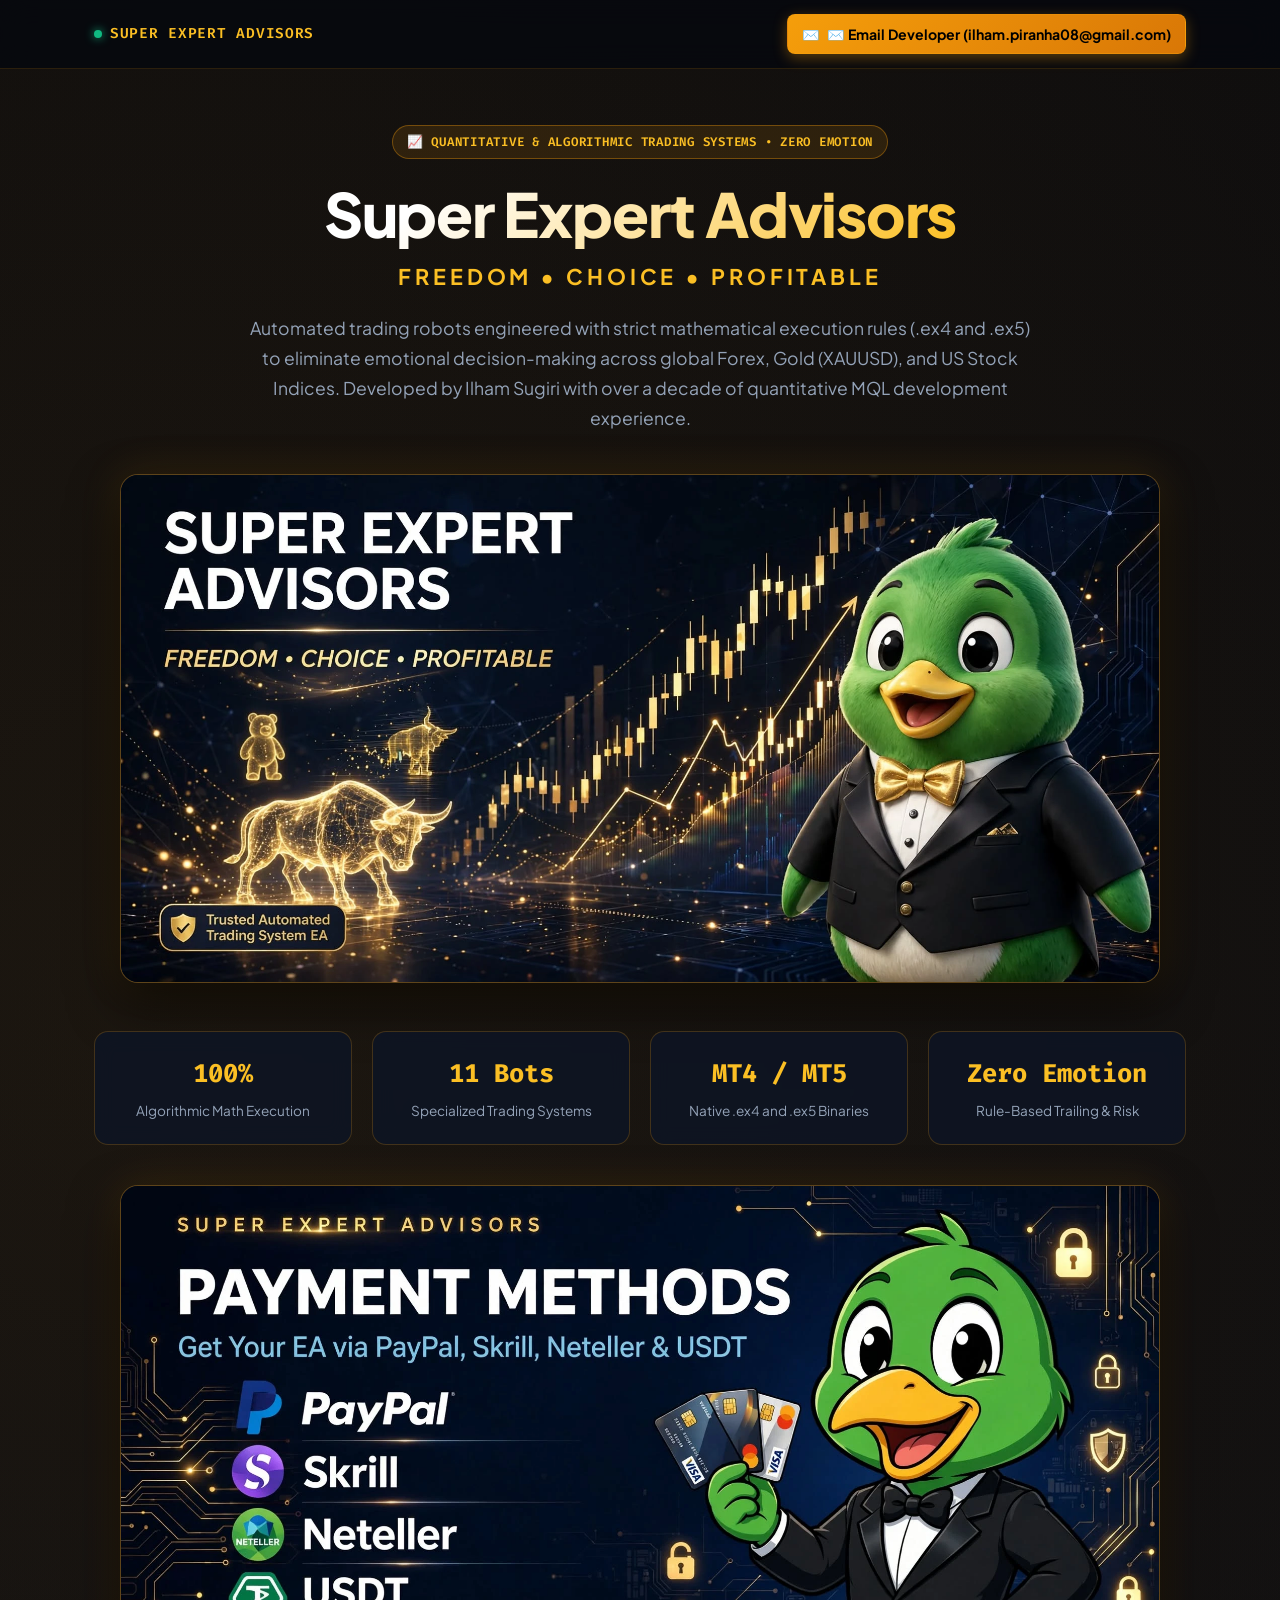
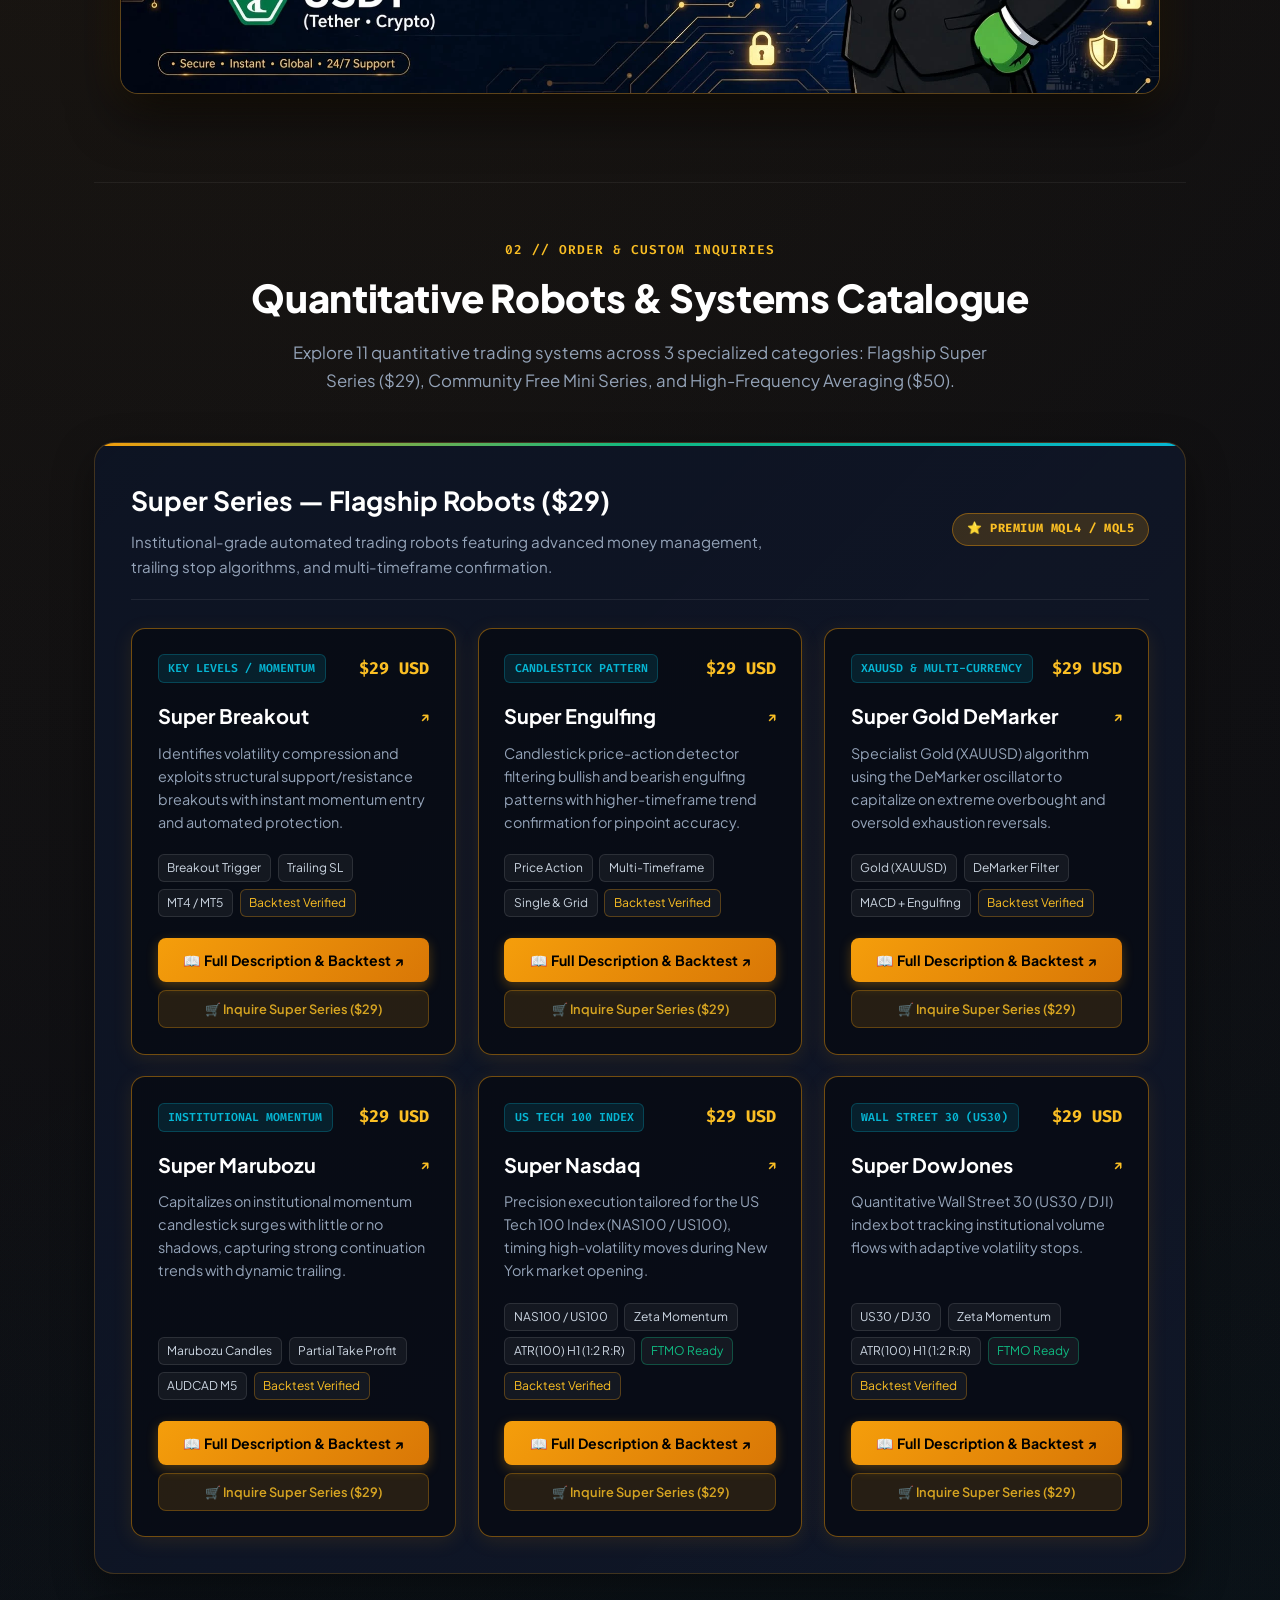
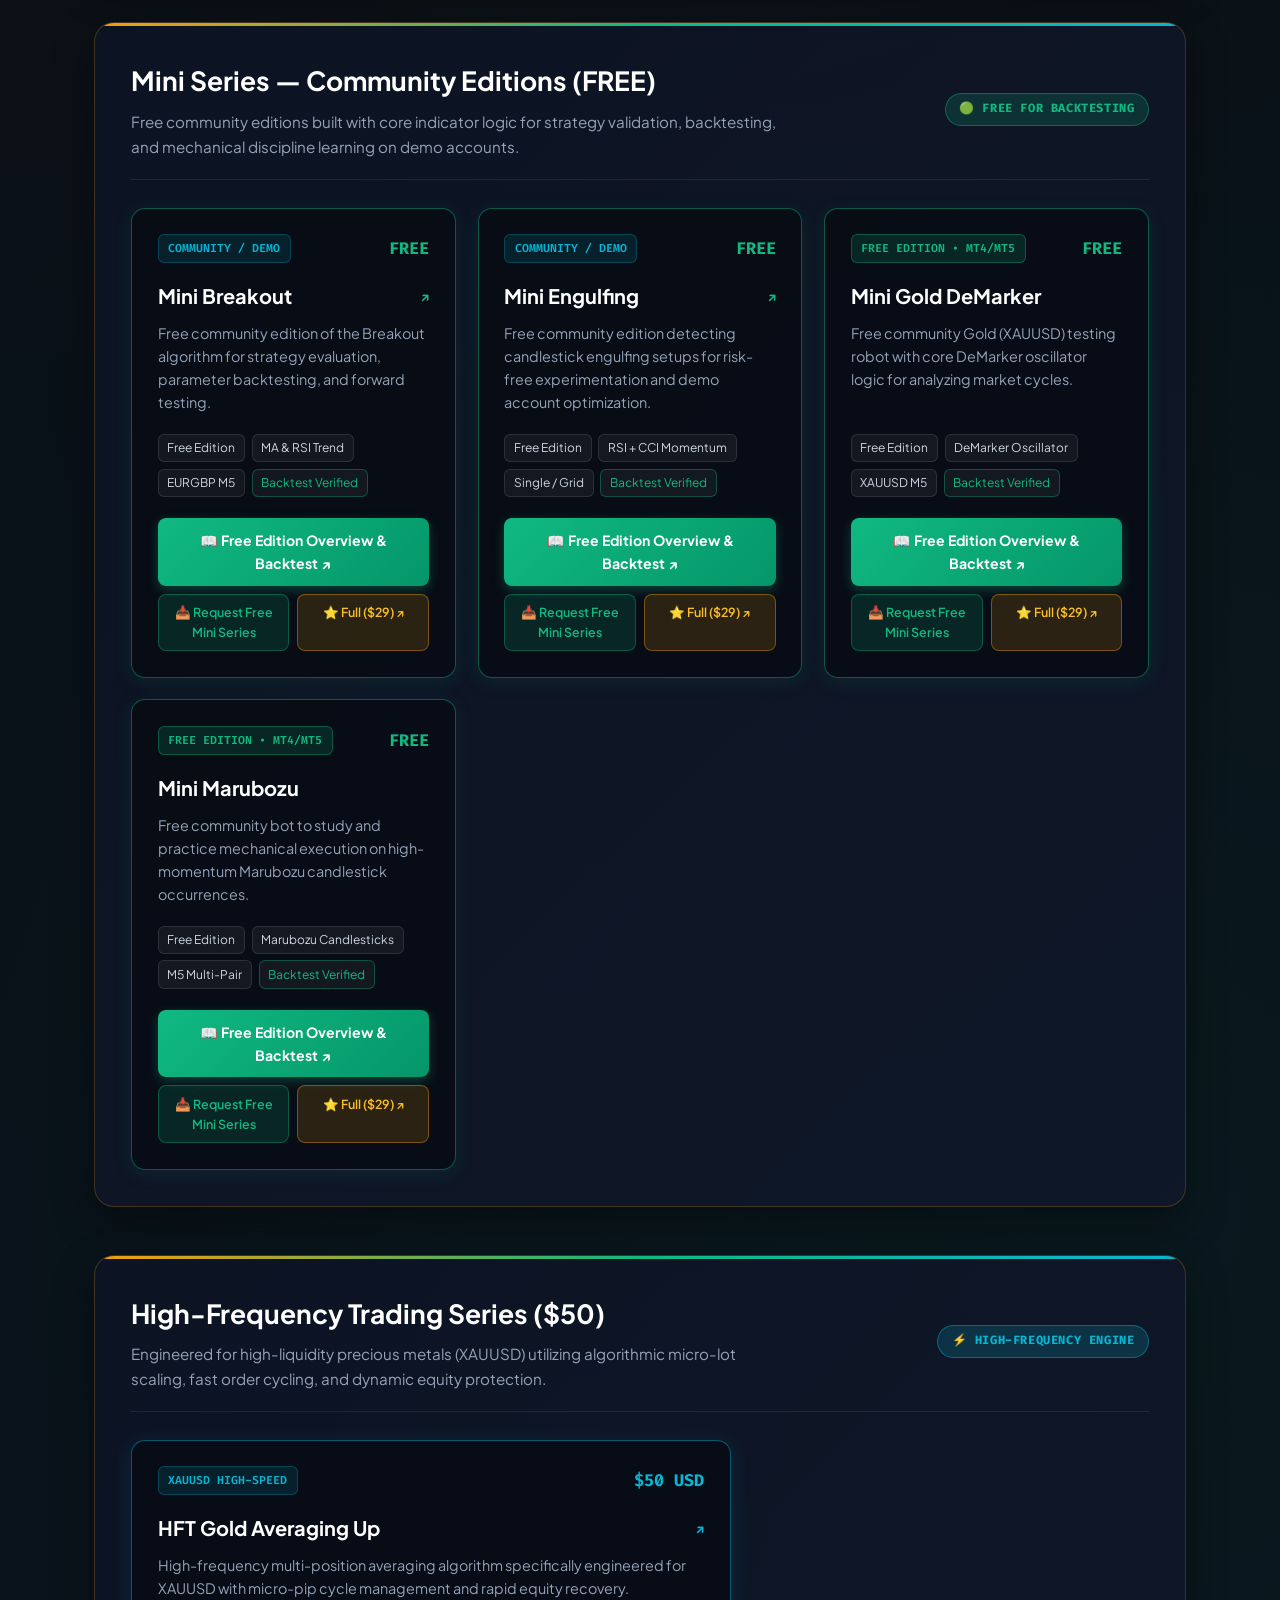
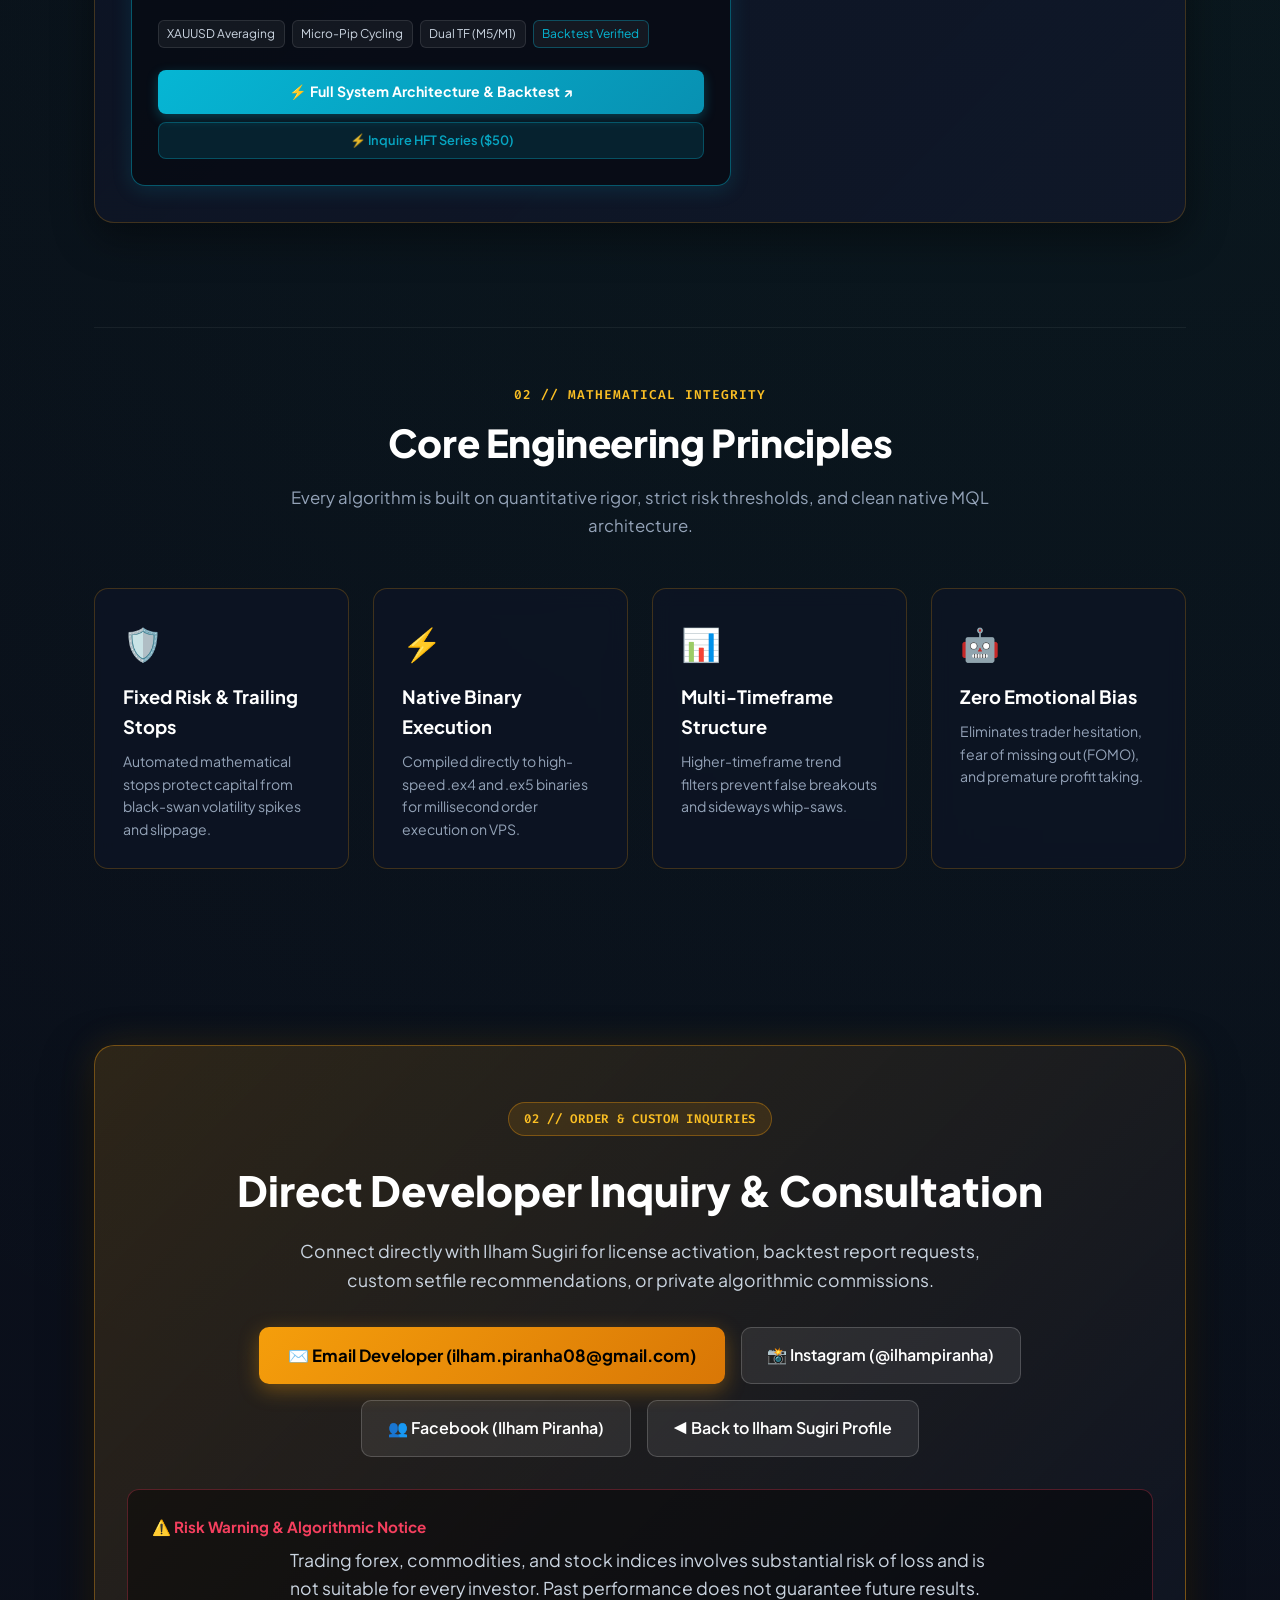
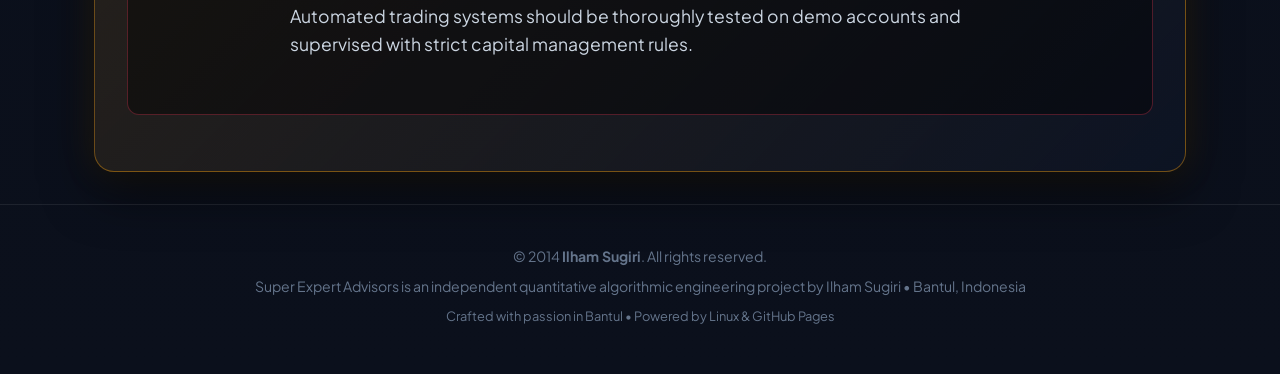
<file: index.html>
<!DOCTYPE html>
<html lang="en">
<head>
    <meta charset="UTF-8">
    <meta name="viewport" content="width=device-width, initial-scale=1.0">
    <title>Super Expert Advisors | Quantitative MQL4 & MQL5 Algorithmic Trading Systems — Ilham Sugiri</title>
    <meta name="description" content="Official catalogue and quantitative trading systems showcase of Super Expert Advisors by Ilham Sugiri. Precision MQL4 & MQL5 robots for Forex, Gold (XAUUSD), and US Stock Indices.">
    <meta name="author" content="Ilham Sugiri">

    <!-- Open Graph Meta Tags -->
    <meta property="og:title" content="Super Expert Advisors — Quantitative Trading Systems">
    <meta property="og:description" content="Automated trading robots engineered with strict mathematical execution rules (.ex4 and .ex5) to eliminate emotional decision-making. Freedom • Choice • Profitable.">
    <meta property="og:image" content="assets/banner_trading_ea.webp">
    <meta property="og:url" content="https://superexpertadvisors.web.id/">
    <meta property="og:type" content="website">
    <link rel="canonical" href="https://superexpertadvisors.web.id/">

    <!-- Google Fonts -->
    <link rel="preconnect" href="https://fonts.googleapis.com">
    <link rel="preconnect" href="https://fonts.gstatic.com" crossorigin>
    <link href="https://fonts.googleapis.com/css2?family=Fira+Code:wght@400;500;600;700&family=Plus+Jakarta+Sans:wght@300;400;500;600;700;800&display=swap" rel="stylesheet">

    <link rel="stylesheet" href="assets/i18n.css">

    <style>
        :root {
            --bg-primary: #06080e;
            --bg-secondary: #0d1424;
            --bg-card: rgba(13, 20, 36, 0.85);
            --border-color: rgba(245, 158, 11, 0.22);
            --border-glow: rgba(245, 158, 11, 0.55);
            
            --accent-gold: #fbbf24;
            --accent-amber: #f59e0b;
            --accent-gold-dark: #d97706;
            --accent-emerald: #10b981;
            --accent-cyan: #06b6d4;
            --accent-rose: #f43f5e;
            
            --text-main: #f8fafc;
            --text-muted: #94a3b8;
            --text-dim: #64748b;
        }

        * {
            margin: 0;
            padding: 0;
            box-sizing: border-box;
        }

        body {
            font-family: 'Plus Jakarta Sans', -apple-system, BlinkMacSystemFont, sans-serif;
            background-color: var(--bg-primary);
            color: var(--text-main);
            line-height: 1.65;
            background-image: 
                radial-gradient(circle at 15% 15%, rgba(245, 158, 11, 0.09) 0%, transparent 45%),
                radial-gradient(circle at 85% 65%, rgba(16, 185, 129, 0.07) 0%, transparent 45%),
                linear-gradient(to bottom, #06080e 0%, #0b101c 100%);
            min-height: 100vh;
        }

        .container {
            max-width: 1140px;
            margin: 0 auto;
            padding: 0 1.5rem;
        }

        /* TOP NAVIGATION */
        header {
            position: sticky;
            top: 0;
            z-index: 100;
            background: rgba(6, 8, 14, 0.88);
            backdrop-filter: blur(14px);
            -webkit-backdrop-filter: blur(14px);
            border-bottom: 1px solid rgba(245, 158, 11, 0.15);
            padding: 0.9rem 0;
        }

        .nav-content {
            display: flex;
            align-items: center;
            justify-content: space-between;
            gap: 1rem;
        }

        .nav-back {
            display: inline-flex;
            align-items: center;
            gap: 0.5rem;
            color: var(--text-muted);
            text-decoration: none;
            font-size: 0.92rem;
            font-weight: 600;
            padding: 0.45rem 0.9rem;
            border-radius: 8px;
            background: rgba(255, 255, 255, 0.04);
            border: 1px solid rgba(255, 255, 255, 0.08);
            transition: all 0.2s ease;
            white-space: nowrap;
            flex-shrink: 0;
        }

        .nav-back:hover {
            color: #fff;
            background: rgba(245, 158, 11, 0.15);
            border-color: var(--accent-amber);
            transform: translateX(-2px);
        }

        .nav-back-short {
            display: none;
        }

        .nav-title {
            font-family: 'Fira Code', monospace;
            font-size: 0.9rem;
            font-weight: 600;
            color: var(--accent-gold);
            letter-spacing: 0.05em;
            display: flex;
            align-items: center;
            gap: 0.5rem;
            white-space: nowrap;
        }

        .nav-title .dot {
            width: 8px;
            height: 8px;
            border-radius: 50%;
            background-color: var(--accent-emerald);
            box-shadow: 0 0 10px var(--accent-emerald);
            animation: pulse 2s infinite;
        }

        @keyframes pulse {
            0% { opacity: 0.4; transform: scale(0.9); }
            50% { opacity: 1; transform: scale(1.1); }
            100% { opacity: 0.4; transform: scale(0.9); }
        }

        .nav-actions {
            display: flex;
            align-items: center;
            gap: 0.85rem;
            white-space: nowrap;
            flex-shrink: 0;
        }

        .btn-inquiry-nav {
            background: linear-gradient(135deg, #f59e0b 0%, #d97706 100%);
            color: #000000 !important;
            border: 1px solid rgba(245, 158, 11, 0.4);
            font-weight: 700;
            box-shadow: 0 4px 14px rgba(245, 158, 11, 0.35);
            white-space: nowrap;
            flex-shrink: 0;
            text-decoration: none;
            padding: 0.45rem 0.9rem;
            border-radius: 8px;
            font-size: 0.88rem;
            display: inline-flex;
            align-items: center;
            gap: 0.4rem;
            transition: all 0.2s ease;
        }

        .btn-inquiry-nav:hover {
            transform: translateY(-2px);
            box-shadow: 0 6px 20px rgba(245, 158, 11, 0.55);
        }

        /* HERO SECTION */
        .hero {
            padding: 3.5rem 0 2rem;
            text-align: center;
        }

        .badge-pill {
            display: inline-block;
            font-family: 'Fira Code', monospace;
            font-size: 0.78rem;
            font-weight: 600;
            color: var(--accent-gold);
            background: rgba(245, 158, 11, 0.12);
            border: 1px solid rgba(245, 158, 11, 0.35);
            padding: 0.35rem 0.9rem;
            border-radius: 999px;
            margin-bottom: 1.25rem;
            text-transform: uppercase;
            letter-spacing: 0.06em;
        }

        .hero-title {
            font-size: clamp(2.4rem, 5.5vw, 3.8rem);
            font-weight: 800;
            line-height: 1.15;
            letter-spacing: -0.02em;
            margin-bottom: 0.6rem;
            background: linear-gradient(135deg, #ffffff 30%, #fbbf24 80%, #f59e0b 100%);
            -webkit-background-clip: text;
            -webkit-text-fill-color: transparent;
        }

        .hero-tagline {
            font-size: 1.35rem;
            font-weight: 700;
            color: var(--accent-gold);
            letter-spacing: 0.18em;
            text-transform: uppercase;
            margin-bottom: 1.25rem;
        }

        .hero-desc {
            font-size: 1.1rem;
            color: var(--text-muted);
            max-width: 800px;
            margin: 0 auto 2.5rem;
            line-height: 1.7;
        }

        /* 2K WIDESCREEN BANNER */
        .hero-banner-container {
            margin: 0 auto 3rem;
            border-radius: 18px;
            overflow: hidden;
            border: 1px solid rgba(245, 158, 11, 0.35);
            box-shadow: 0 20px 50px rgba(0, 0, 0, 0.7), 0 0 40px rgba(245, 158, 11, 0.15);
            background: #0d1424;
            max-width: 1040px;
            position: relative;
        }

        .hero-banner-img {
            width: 100%;
            height: auto;
            display: block;
            aspect-ratio: 2064 / 1008;
            object-fit: cover;
        }

        /* HERO STATS BAR */
        .stats-bar {
            display: grid;
            grid-template-columns: repeat(auto-fit, minmax(200px, 1fr));
            gap: 1.25rem;
            margin-bottom: 3.5rem;
        }

        .stat-card {
            background: var(--bg-card);
            border: 1px solid var(--border-color);
            border-radius: 14px;
            padding: 1.35rem;
            text-align: center;
            backdrop-filter: blur(10px);
            transition: all 0.25s ease;
        }

        .stat-card:hover {
            border-color: rgba(245, 158, 11, 0.5);
            transform: translateY(-3px);
            box-shadow: 0 10px 25px rgba(0, 0, 0, 0.5);
        }

        .stat-val {
            font-family: 'Fira Code', monospace;
            font-size: 1.6rem;
            font-weight: 700;
            color: var(--accent-gold);
            margin-bottom: 0.25rem;
        }

        .stat-lbl {
            font-size: 0.85rem;
            color: var(--text-muted);
        }

        /* SECTION STYLES */
        .section {
            padding: 3.5rem 0;
            border-top: 1px solid rgba(255, 255, 255, 0.06);
        }

        .section-header {
            text-align: center;
            margin-bottom: 3rem;
        }

        .section-tag {
            font-family: 'Fira Code', monospace;
            font-size: 0.8rem;
            font-weight: 600;
            color: var(--accent-gold);
            letter-spacing: 0.08em;
            display: block;
            margin-bottom: 0.4rem;
        }

        .section-title {
            font-size: clamp(1.8rem, 3.5vw, 2.4rem);
            font-weight: 800;
            color: #ffffff;
            letter-spacing: -0.01em;
            margin-bottom: 0.6rem;
        }

        .section-desc {
            font-size: 1.05rem;
            color: var(--text-muted);
            max-width: 720px;
            margin: 0 auto;
        }

        /* CATEGORY WRAPPER */
        .category-box {
            background: linear-gradient(135deg, rgba(13, 20, 36, 0.95) 0%, rgba(17, 24, 43, 0.8) 100%);
            border: 1px solid var(--border-color);
            border-radius: 20px;
            padding: 2.25rem;
            margin-bottom: 3rem;
            box-shadow: 0 15px 40px rgba(0, 0, 0, 0.4);
            position: relative;
            overflow: hidden;
        }

        .category-box::before {
            content: '';
            position: absolute;
            top: 0;
            left: 0;
            right: 0;
            height: 3px;
            background: linear-gradient(90deg, #f59e0b, #10b981, #06b6d4);
        }

        .category-header {
            display: flex;
            justify-content: space-between;
            align-items: center;
            flex-wrap: wrap;
            gap: 1rem;
            margin-bottom: 1.75rem;
            padding-bottom: 1.25rem;
            border-bottom: 1px solid rgba(255, 255, 255, 0.08);
        }

        .category-title-group h3 {
            font-size: 1.65rem;
            color: #ffffff;
            margin-bottom: 0.35rem;
            display: flex;
            align-items: center;
            gap: 0.65rem;
        }

        .category-desc {
            color: var(--text-muted);
            font-size: 0.95rem;
            max-width: 650px;
        }

        .category-badge {
            font-family: 'Fira Code', monospace;
            font-size: 0.75rem;
            font-weight: 700;
            padding: 0.35rem 0.85rem;
            border-radius: 999px;
            letter-spacing: 0.05em;
        }

        .badge-super {
            background: rgba(245, 158, 11, 0.18);
            color: var(--accent-gold);
            border: 1px solid rgba(245, 158, 11, 0.4);
        }

        .badge-mini {
            background: rgba(16, 185, 129, 0.18);
            color: var(--accent-emerald);
            border: 1px solid rgba(16, 185, 129, 0.4);
        }

        .badge-hft {
            background: rgba(6, 182, 212, 0.18);
            color: var(--accent-cyan);
            border: 1px solid rgba(6, 182, 212, 0.4);
        }

        /* PRODUCTS GRID */
        .products-grid {
            display: grid;
            grid-template-columns: repeat(auto-fit, minmax(300px, 1fr));
            gap: 1.35rem;
        }

        .product-card {
            background: rgba(6, 9, 17, 0.7);
            border: 1px solid rgba(255, 255, 255, 0.08);
            border-radius: 14px;
            padding: 1.6rem;
            display: flex;
            flex-direction: column;
            justify-content: space-between;
            transition: all 0.28s ease;
            position: relative;
        }

        .product-card:hover {
            transform: translateY(-4px);
            border-color: rgba(245, 158, 11, 0.45);
            box-shadow: 0 12px 30px rgba(0, 0, 0, 0.5), 0 0 20px rgba(245, 158, 11, 0.12);
        }

        .product-top {
            display: flex;
            justify-content: space-between;
            align-items: center;
            margin-bottom: 1rem;
        }

        .product-tag {
            font-family: 'Fira Code', monospace;
            font-size: 0.72rem;
            color: var(--accent-cyan);
            font-weight: 600;
            background: rgba(6, 182, 212, 0.12);
            padding: 0.25rem 0.6rem;
            border-radius: 6px;
            border: 1px solid rgba(6, 182, 212, 0.25);
        }

        .product-price {
            font-family: 'Fira Code', monospace;
            font-size: 1.05rem;
            font-weight: 700;
        }

        .price-super {
            color: var(--accent-gold);
        }

        .price-free {
            color: var(--accent-emerald);
        }

        .price-hft {
            color: var(--accent-cyan);
        }

        .product-name {
            font-size: 1.25rem;
            font-weight: 700;
            color: #ffffff;
            margin-bottom: 0.6rem;
        }

        .product-desc {
            color: var(--text-muted);
            font-size: 0.9rem;
            line-height: 1.6;
            margin-bottom: 1.25rem;
            flex-grow: 1;
        }

        .product-features {
            display: flex;
            flex-wrap: wrap;
            gap: 0.4rem;
            margin-bottom: 1.35rem;
        }

        .p-pill {
            font-size: 0.75rem;
            padding: 0.2rem 0.55rem;
            background: rgba(255, 255, 255, 0.05);
            border: 1px solid rgba(255, 255, 255, 0.1);
            border-radius: 6px;
            color: #cbd5e1;
        }

        .btn-card-action {
            display: block;
            width: 100%;
            text-align: center;
            padding: 0.65rem 1rem;
            border-radius: 8px;
            font-weight: 600;
            font-size: 0.88rem;
            text-decoration: none;
            transition: all 0.2s ease;
        }

        .btn-action-super {
            background: rgba(245, 158, 11, 0.15);
            color: var(--accent-gold);
            border: 1px solid rgba(245, 158, 11, 0.35);
        }

        .btn-action-super:hover {
            background: linear-gradient(135deg, #f59e0b 0%, #d97706 100%);
            color: #000;
            box-shadow: 0 4px 15px rgba(245, 158, 11, 0.4);
        }

        .btn-action-free {
            background: rgba(16, 185, 129, 0.15);
            color: var(--accent-emerald);
            border: 1px solid rgba(16, 185, 129, 0.35);
        }

        .btn-action-free:hover {
            background: linear-gradient(135deg, #10b981 0%, #059669 100%);
            color: #fff;
            box-shadow: 0 4px 15px rgba(16, 185, 129, 0.4);
        }

        .btn-action-hft {
            background: rgba(6, 182, 212, 0.15);
            color: var(--accent-cyan);
            border: 1px solid rgba(6, 182, 212, 0.35);
        }

        .btn-action-hft:hover {
            background: linear-gradient(135deg, #06b6d4 0%, #0891b2 100%);
            color: #000;
            box-shadow: 0 4px 15px rgba(6, 182, 212, 0.4);
        }

        /* ARCHITECTURE SECTION */
        .arch-grid {
            display: grid;
            grid-template-columns: repeat(auto-fit, minmax(240px, 1fr));
            gap: 1.5rem;
            margin-bottom: 3.5rem;
        }

        .arch-card {
            background: var(--bg-card);
            border: 1px solid var(--border-color);
            border-radius: 14px;
            padding: 1.75rem;
            backdrop-filter: blur(10px);
        }

        .arch-icon {
            font-size: 2rem;
            margin-bottom: 0.75rem;
            display: inline-block;
        }

        .arch-title {
            font-size: 1.15rem;
            font-weight: 700;
            color: #fff;
            margin-bottom: 0.5rem;
        }

        .arch-desc {
            font-size: 0.88rem;
            color: var(--text-muted);
            line-height: 1.6;
        }

        /* INQUIRY & ORDER SECTION */
        .order-section {
            background: linear-gradient(135deg, rgba(245, 158, 11, 0.15) 0%, rgba(13, 20, 36, 0.95) 100%);
            border: 1px solid rgba(245, 158, 11, 0.4);
            border-radius: 20px;
            padding: 3.5rem 2rem;
            text-align: center;
            margin: 4rem 0 2rem;
            box-shadow: 0 20px 50px rgba(0, 0, 0, 0.6), 0 0 35px rgba(245, 158, 11, 0.15);
        }

        .order-section h2 {
            font-size: clamp(2rem, 4vw, 2.6rem);
            font-weight: 800;
            color: #ffffff;
            margin-bottom: 0.75rem;
        }

        .order-section p {
            font-size: 1.1rem;
            color: #cbd5e1;
            max-width: 700px;
            margin: 0 auto 2rem;
        }

        .order-buttons {
            display: flex;
            align-items: center;
            justify-content: center;
            gap: 1rem;
            flex-wrap: wrap;
            margin-bottom: 2rem;
        }

        .btn-order-primary {
            background: linear-gradient(135deg, #f59e0b 0%, #d97706 100%);
            color: #000000 !important;
            font-weight: 700;
            font-size: 1.05rem;
            padding: 0.9rem 1.8rem;
            border-radius: 10px;
            text-decoration: none;
            box-shadow: 0 6px 20px rgba(245, 158, 11, 0.35);
            transition: all 0.25s ease;
            display: inline-flex;
            align-items: center;
            gap: 0.5rem;
        }

        .btn-order-primary:hover {
            transform: translateY(-2px);
            box-shadow: 0 8px 25px rgba(245, 158, 11, 0.55);
        }

        .btn-order-secondary {
            background: rgba(255, 255, 255, 0.08);
            color: #ffffff;
            font-weight: 600;
            font-size: 1rem;
            padding: 0.9rem 1.6rem;
            border-radius: 10px;
            text-decoration: none;
            border: 1px solid rgba(255, 255, 255, 0.18);
            transition: all 0.25s ease;
            display: inline-flex;
            align-items: center;
            gap: 0.5rem;
        }

        .btn-order-secondary:hover {
            background: rgba(255, 255, 255, 0.15);
            border-color: rgba(255, 255, 255, 0.35);
            transform: translateY(-2px);
        }

        /* DISCLAIMER BOX */
        .disclaimer-card {
            background: rgba(0, 0, 0, 0.4);
            border: 1px solid rgba(244, 63, 94, 0.3);
            border-radius: 12px;
            padding: 1.5rem;
            text-align: left;
            margin-top: 2rem;
        }

        .disclaimer-title {
            color: var(--accent-rose);
            font-size: 0.95rem;
            font-weight: 700;
            margin-bottom: 0.4rem;
            display: flex;
            align-items: center;
            gap: 0.5rem;
        }

        .disclaimer-text {
            color: #94a3b8;
            font-size: 0.85rem;
            line-height: 1.6;
        }

        /* FOOTER */
        footer {
            border-top: 1px solid rgba(255, 255, 255, 0.08);
            padding: 2.5rem 0;
            text-align: center;
            color: var(--text-dim);
            font-size: 0.88rem;
        }

        footer p {
            margin-bottom: 0.4rem;
        }

        /* RESPONSIVE BREAKPOINTS */
        @media (max-width: 900px) {
            .nav-title {
                display: none !important;
            }
            .hero-title {
                font-size: 2.4rem;
            }
            .category-box {
                padding: 1.5rem;
            }
        }

        @media (max-width: 768px) {
            .nav-back-full {
                display: none !important;
            }
            .nav-back-short {
                display: inline !important;
            }
            .nav-content {
                gap: 0.5rem;
            }
            .nav-actions {
                gap: 0.5rem;
            }
        }

        @media (max-width: 580px) {
            header {
                padding: 0.65rem 0;
            }
            .container {
                padding: 0 1rem;
            }
            .btn-inquiry-nav {
                display: none !important;
            }
            .nav-back {
                padding: 0.4rem 0.7rem;
                font-size: 0.84rem;
            }
            .lang-btn {
                padding: 0.4rem 0.65rem;
                font-size: 0.82rem;
            }
            .hero {
                padding: 2.2rem 0 1.5rem;
            }
            .badge-pill {
                font-size: 0.72rem;
                padding: 0.35rem 0.75rem;
                line-height: 1.4;
            }
            .hero-title {
                font-size: 2.1rem;
            }
            .hero-tagline {
                font-size: 1.1rem;
            }
            .hero-desc {
                font-size: 0.95rem;
            }
            .category-header {
                flex-direction: column;
                align-items: flex-start;
            }
            .order-section {
                padding: 2.25rem 1.25rem;
            }
        }
    </style>
</head>
<body>

    <!-- TOP NAVIGATION -->
    <header>
        <div class="container">
            <div class="nav-content">
                <div class="nav-title">
                    <span class="dot"></span>
                    SUPER EXPERT ADVISORS
                </div>

                <div class="nav-actions">
                    <a href="mailto:ilham.piranha08@gmail.com?subject=Super%20Expert%20Advisors%20Inquiry" class="btn-inquiry-nav">
                        ✉️ <span data-i18n="ea_btn_email">Email Developer</span>
                    </a>
                </div>
            </div>
        </div>
    </header>

    <main class="container">

        <!-- HERO SECTION -->
        <section class="hero">
            <span class="badge-pill" data-i18n="ea_page_tag">📈 QUANTITATIVE & ALGORITHMIC TRADING SYSTEMS • ZERO EMOTION</span>
            <h1 class="hero-title" data-i18n="ea_hero_title">Super Expert Advisors</h1>
            <div class="hero-tagline" data-i18n="ea_hero_tagline">FREEDOM • CHOICE • PROFITABLE</div>
            <p class="hero-desc" data-i18n="ea_hero_desc">
                Automated trading robots engineered with strict mathematical execution rules (.ex4 and .ex5) to eliminate emotional decision-making across global Forex, Gold (XAUUSD), and US Stock Indices. Developed by Ilham Sugiri with over a decade of quantitative MQL development experience.
            </p>

            <!-- 2K WIDESCREEN BANNER -->
            <div class="hero-banner-container">
                <img src="assets/banner_trading_ea.webp" alt="Super Expert Advisors — Freedom Choice Profitable" class="hero-banner-img">
            </div>

            <!-- KEY STATS -->
            <div class="stats-bar" style="margin-bottom: 2.5rem;">
                <div class="stat-card">
                    <div class="stat-val">100%</div>
                    <div class="stat-lbl">Algorithmic Math Execution</div>
                </div>
                <div class="stat-card">
                    <div class="stat-val">11 Bots</div>
                    <div class="stat-lbl">Specialized Trading Systems</div>
                </div>
                <div class="stat-card">
                    <div class="stat-val">MT4 / MT5</div>
                    <div class="stat-lbl">Native .ex4 and .ex5 Binaries</div>
                </div>
                <div class="stat-card">
                    <div class="stat-val">Zero Emotion</div>
                    <div class="stat-lbl">Rule-Based Trailing & Risk</div>
                </div>
            </div>

            <!-- 2K WIDESCREEN BANNER: PAYMENT METHODS -->
            <div class="hero-banner-container" style="margin-bottom: 3.5rem;">
                <img src="assets/banner_payment_methods.webp" alt="Payment Methods — Get Your EA via PayPal, Skrill, Neteller & USDT" class="hero-banner-img">
            </div>
        </section>

        <!-- PRODUCT CATALOGUE SECTION -->
        <section class="section" id="catalogue">
            <div class="section-header">
                <span class="section-tag" data-i18n="ea_order_sec_tag">01 // QUANTITATIVE PORTFOLIO</span>
                <h2 class="section-title" data-i18n="ea_catalog_title">Quantitative Robots & Systems Catalogue</h2>
                <p class="section-desc" data-i18n="ea_catalog_desc">
                    Explore 11 quantitative trading systems across 3 specialized categories: Flagship Super Series ($29), Community Free Mini Series, and High-Frequency Averaging ($50).
                </p>
            </div>

            <!-- CATEGORY 1: SUPER SERIES ($29) -->
            <div class="category-box">
                <div class="category-header">
                    <div class="category-title-group">
                        <h3 data-i18n="ea_sec_super_title">Super Series — Flagship Robots ($29)</h3>
                        <p class="category-desc" data-i18n="ea_sec_super_desc">
                            Institutional-grade automated trading robots featuring advanced money management, trailing stop algorithms, and multi-timeframe confirmation.
                        </p>
                    </div>
                    <span class="category-badge badge-super" data-i18n="ea_sec_super_badge">⭐ PREMIUM MQL4 / MQL5</span>
                </div>

                <div class="products-grid">
                    <!-- Super Breakout -->
                    <div class="product-card" style="border-color: rgba(245, 158, 11, 0.45); box-shadow: 0 4px 20px rgba(245, 158, 11, 0.1);">
                        <div>
                            <div class="product-top">
                                <span class="product-tag">KEY LEVELS / MOMENTUM</span>
                                <span class="product-price price-super" data-i18n="ea_price_super">$29 USD</span>
                            </div>
                            <h4 class="product-name">
                                <a href="super-breakout/" target="_blank" style="color: inherit; text-decoration: none; display: flex; align-items: center; justify-content: space-between;">
                                    <span data-i18n="prod_super_breakout_name">Super Breakout</span>
                                    <span style="font-size: 0.85rem; color: var(--accent-gold);">↗</span>
                                </a>
                            </h4>
                            <p class="product-desc" data-i18n="prod_super_breakout_desc">
                                Identifies volatility compression and exploits structural support/resistance breakouts with instant momentum entry and automated protection.
                            </p>
                        </div>
                        <div>
                            <div class="product-features">
                                <span class="p-pill">Breakout Trigger</span>
                                <span class="p-pill">Trailing SL</span>
                                <span class="p-pill">MT4 / MT5</span>
                                <span class="p-pill" style="color: var(--accent-gold); border-color: rgba(245, 158, 11, 0.3);">Backtest Verified</span>
                            </div>
                            <div style="display: flex; gap: 0.5rem; flex-direction: column;">
                                <a href="super-breakout/" target="_blank" class="btn-card-action" style="background: linear-gradient(135deg, #f59e0b 0%, #d97706 100%); color: #000; font-weight: 700; box-shadow: 0 4px 12px rgba(245, 158, 11, 0.3);" data-i18n="ea_btn_detail_sb">
                                    📖 Full Description & Backtest ↗
                                </a>
                                <a href="#inquiry" class="btn-card-action btn-action-super" style="padding: 0.45rem 1rem; font-size: 0.8rem; opacity: 0.85;" data-i18n="ea_btn_order_super">
                                    🛒 Inquire Super Series ($29)
                                </a>
                            </div>
                        </div>
                    </div>

                    <!-- Super Engulfing -->
                    <div class="product-card" style="border-color: rgba(245, 158, 11, 0.45); box-shadow: 0 4px 20px rgba(245, 158, 11, 0.1);">
                        <div>
                            <div class="product-top">
                                <span class="product-tag">CANDLESTICK PATTERN</span>
                                <span class="product-price price-super" data-i18n="ea_price_super">$29 USD</span>
                            </div>
                            <h4 class="product-name">
                                <a href="super-engulfing/" target="_blank" style="color: inherit; text-decoration: none; display: flex; align-items: center; justify-content: space-between;">
                                    <span data-i18n="prod_super_engulfing_name">Super Engulfing</span>
                                    <span style="font-size: 0.85rem; color: var(--accent-gold);">↗</span>
                                </a>
                            </h4>
                            <p class="product-desc" data-i18n="prod_super_engulfing_desc">
                                Candlestick price-action detector filtering bullish and bearish engulfing patterns with higher-timeframe trend confirmation for pinpoint accuracy.
                            </p>
                        </div>
                        <div>
                            <div class="product-features">
                                <span class="p-pill">Price Action</span>
                                <span class="p-pill">Multi-Timeframe</span>
                                <span class="p-pill">Single & Grid</span>
                                <span class="p-pill" style="color: var(--accent-gold); border-color: rgba(245, 158, 11, 0.3);">Backtest Verified</span>
                            </div>
                            <div style="display: flex; gap: 0.5rem; flex-direction: column;">
                                <a href="super-engulfing/" target="_blank" class="btn-card-action" style="background: linear-gradient(135deg, #f59e0b 0%, #d97706 100%); color: #000; font-weight: 700; box-shadow: 0 4px 12px rgba(245, 158, 11, 0.3);" data-i18n="ea_btn_detail_se">
                                    📖 Full Description & Backtest ↗
                                </a>
                                <a href="#inquiry" class="btn-card-action btn-action-super" style="padding: 0.45rem 1rem; font-size: 0.8rem; opacity: 0.85;" data-i18n="ea_btn_order_super">
                                    🛒 Inquire Super Series ($29)
                                </a>
                            </div>
                        </div>
                    </div>

                    <!-- Super Gold DeMarker -->
                    <div class="product-card" style="border-color: rgba(245, 158, 11, 0.45); box-shadow: 0 4px 20px rgba(245, 158, 11, 0.1);">
                        <div>
                            <div class="product-top">
                                <span class="product-tag">XAUUSD & MULTI-CURRENCY</span>
                                <span class="product-price price-super" data-i18n="ea_price_super">$29 USD</span>
                            </div>
                            <h4 class="product-name">
                                <a href="super-gold-demarker/" target="_blank" style="color: inherit; text-decoration: none; display: flex; align-items: center; justify-content: space-between;">
                                    <span data-i18n="prod_super_gold_demarker_name">Super Gold DeMarker</span>
                                    <span style="font-size: 0.85rem; color: var(--accent-gold);">↗</span>
                                </a>
                            </h4>
                            <p class="product-desc" data-i18n="prod_super_gold_demarker_desc">
                                Specialist Gold (XAUUSD) & currency algorithm combining Moving Average trend detection, DeMarker momentum exhaustion, and MACD / engulfing precision entry.
                            </p>
                        </div>
                        <div>
                            <div class="product-features">
                                <span class="p-pill">Gold (XAUUSD)</span>
                                <span class="p-pill">DeMarker Filter</span>
                                <span class="p-pill">MACD + Engulfing</span>
                                <span class="p-pill" style="color: var(--accent-gold); border-color: rgba(245, 158, 11, 0.3);">Backtest Verified</span>
                            </div>
                            <div style="display: flex; gap: 0.5rem; flex-direction: column;">
                                <a href="super-gold-demarker/" target="_blank" class="btn-card-action" style="background: linear-gradient(135deg, #f59e0b 0%, #d97706 100%); color: #000; font-weight: 700; box-shadow: 0 4px 12px rgba(245, 158, 11, 0.3);" data-i18n="ea_btn_detail_sgd">
                                    📖 Full Description & Backtest ↗
                                </a>
                                <a href="#inquiry" class="btn-card-action btn-action-super" style="padding: 0.45rem 1rem; font-size: 0.8rem; opacity: 0.85;" data-i18n="ea_btn_order_super">
                                    🛒 Inquire Super Series ($29)
                                </a>
                            </div>
                        </div>
                    </div>

                    <!-- Super Marubozu -->
                    <div class="product-card" style="border-color: rgba(245, 158, 11, 0.45); box-shadow: 0 4px 20px rgba(245, 158, 11, 0.1);">
                        <div>
                            <div class="product-top">
                                <span class="product-tag">INSTITUTIONAL MOMENTUM</span>
                                <span class="product-price price-super" data-i18n="ea_price_super">$29 USD</span>
                            </div>
                            <h4 class="product-name">
                                <a href="super-marubozu/" target="_blank" style="color: inherit; text-decoration: none; display: flex; align-items: center; justify-content: space-between;">
                                    <span data-i18n="prod_super_marubozu_name">Super Marubozu</span>
                                    <span style="font-size: 0.85rem; color: var(--accent-gold);">↗</span>
                                </a>
                            </h4>
                            <p class="product-desc" data-i18n="prod_super_marubozu_desc">
                                Capitalizes on institutional momentum candlestick surges with partial take-profit acceleration, capturing explosive continuation trends on AUDCAD, AUDNZD, EURGBP, and Gold.
                            </p>
                        </div>
                        <div>
                            <div class="product-features">
                                <span class="p-pill">Marubozu Candles</span>
                                <span class="p-pill">Partial Take Profit</span>
                                <span class="p-pill">AUDCAD M5</span>
                                <span class="p-pill" style="color: var(--accent-gold); border-color: rgba(245, 158, 11, 0.3);">Backtest Verified</span>
                            </div>
                            <div style="display: flex; gap: 0.5rem; flex-direction: column;">
                                <a href="super-marubozu/" target="_blank" class="btn-card-action" style="background: linear-gradient(135deg, #f59e0b 0%, #d97706 100%); color: #000; font-weight: 700; box-shadow: 0 4px 12px rgba(245, 158, 11, 0.3);" data-i18n="ea_btn_detail_sm">
                                    📖 Full Description & Backtest ↗
                                </a>
                                <a href="#inquiry" class="btn-card-action btn-action-super" style="padding: 0.45rem 1rem; font-size: 0.8rem; opacity: 0.85;" data-i18n="ea_btn_order_super">
                                    🛒 Inquire Super Series ($29)
                                </a>
                            </div>
                        </div>
                    </div>

                    <!-- Super Nasdaq -->
                    <div class="product-card" style="border-color: rgba(245, 158, 11, 0.45); box-shadow: 0 4px 20px rgba(245, 158, 11, 0.1);">
                        <div>
                            <div class="product-top">
                                <span class="product-tag">US TECH 100 INDEX</span>
                                <span class="product-price price-super" data-i18n="ea_price_super">$29 USD</span>
                            </div>
                            <h4 class="product-name">
                                <a href="super-nasdaq/" target="_blank" style="color: inherit; text-decoration: none; display: flex; align-items: center; justify-content: space-between;">
                                    <span data-i18n="prod_super_nasdaq_name">Super Nasdaq FTMO</span>
                                    <span style="font-size: 0.85rem; color: var(--accent-gold);">↗</span>
                                </a>
                            </h4>
                            <p class="product-desc" data-i18n="prod_super_nasdaq_desc">
                                Precision single-entry execution tailored for Nasdaq/US100 with proprietary Zeta Momentum, dynamic ATR(100) H1 Stop Loss & Take Profit, and 1:2 Risk-to-Reward ratio. FTMO & prop-firm ready.
                            </p>
                        </div>
                        <div>
                            <div class="product-features">
                                <span class="p-pill">NAS100 / US100</span>
                                <span class="p-pill">Zeta Momentum</span>
                                <span class="p-pill">ATR(100) H1 (1:2 R:R)</span>
                                <span class="p-pill" style="color: var(--accent-emerald); border-color: rgba(16, 185, 129, 0.35);">FTMO Ready</span>
                                <span class="p-pill" style="color: var(--accent-gold); border-color: rgba(245, 158, 11, 0.3);">Backtest Verified</span>
                            </div>
                            <div style="display: flex; gap: 0.5rem; flex-direction: column;">
                                <a href="super-nasdaq/" target="_blank" class="btn-card-action" style="background: linear-gradient(135deg, #f59e0b 0%, #d97706 100%); color: #000; font-weight: 700; box-shadow: 0 4px 12px rgba(245, 158, 11, 0.3);" data-i18n="ea_btn_detail_sn">
                                    📖 Full Description & Backtest ↗
                                </a>
                                <a href="#inquiry" class="btn-card-action btn-action-super" style="padding: 0.45rem 1rem; font-size: 0.8rem; opacity: 0.85;" data-i18n="ea_btn_order_super">
                                    🛒 Inquire Super Series ($29)
                                </a>
                            </div>
                        </div>
                    </div>

                    <!-- Super DowJones -->
                    <div class="product-card" style="border-color: rgba(245, 158, 11, 0.45); box-shadow: 0 4px 20px rgba(245, 158, 11, 0.1);">
                        <div>
                            <div class="product-top">
                                <span class="product-tag">WALL STREET 30 (US30)</span>
                                <span class="product-price price-super" data-i18n="ea_price_super">$29 USD</span>
                            </div>
                            <h4 class="product-name">
                                <a href="super-dowjones/" target="_blank" style="color: inherit; text-decoration: none; display: flex; align-items: center; justify-content: space-between;">
                                    <span data-i18n="prod_super_dowjones_name">Super Dowjones FTMO</span>
                                    <span style="font-size: 0.85rem; color: var(--accent-gold);">↗</span>
                                </a>
                            </h4>
                            <p class="product-desc" data-i18n="prod_super_dowjones_desc">
                                Precision single-entry execution tailored for Dowjones/US30 with proprietary Zeta Momentum, dynamic ATR(100) H1 Stop Loss & Take Profit, and 1:2 Risk-to-Reward ratio. FTMO & prop-firm ready.
                            </p>
                        </div>
                        <div>
                            <div class="product-features">
                                <span class="p-pill">US30 / DJ30</span>
                                <span class="p-pill">Zeta Momentum</span>
                                <span class="p-pill">ATR(100) H1 (1:2 R:R)</span>
                                <span class="p-pill" style="color: var(--accent-emerald); border-color: rgba(16, 185, 129, 0.35);">FTMO Ready</span>
                                <span class="p-pill" style="color: var(--accent-gold); border-color: rgba(245, 158, 11, 0.3);">Backtest Verified</span>
                            </div>
                            <div style="display: flex; gap: 0.5rem; flex-direction: column;">
                                <a href="super-dowjones/" target="_blank" class="btn-card-action" style="background: linear-gradient(135deg, #f59e0b 0%, #d97706 100%); color: #000; font-weight: 700; box-shadow: 0 4px 12px rgba(245, 158, 11, 0.3);" data-i18n="ea_btn_detail_sdj">
                                    📖 Full Description & Backtest ↗
                                </a>
                                <a href="#inquiry" class="btn-card-action btn-action-super" style="padding: 0.45rem 1rem; font-size: 0.8rem; opacity: 0.85;" data-i18n="ea_btn_order_super">
                                    🛒 Inquire Super Series ($29)
                                </a>
                            </div>
                        </div>
                    </div>
                </div>
            </div>

            <!-- CATEGORY 2: MINI SERIES (FREE) -->
            <div class="category-box" id="mini-series">
                <div class="category-header">
                    <div class="category-title-group">
                        <h3 data-i18n="ea_sec_mini_title">Mini Series — Community Editions (FREE)</h3>
                        <p class="category-desc" data-i18n="ea_sec_mini_desc">
                            Free community editions built with core indicator logic for strategy validation, backtesting, and mechanical discipline learning on demo accounts.
                        </p>
                    </div>
                    <span class="category-badge badge-mini" data-i18n="ea_sec_mini_badge">🟢 FREE FOR BACKTESTING</span>
                </div>

                <div class="products-grid">
                    <!-- Mini Breakout -->
                    <div class="product-card" style="border-color: rgba(16, 185, 129, 0.45); box-shadow: 0 4px 20px rgba(16, 185, 129, 0.1);">
                        <div>
                            <div class="product-top">
                                <span class="product-tag">COMMUNITY / DEMO</span>
                                <span class="product-price price-free" data-i18n="ea_price_free">FREE</span>
                            </div>
                            <h4 class="product-name">
                                <a href="mini-breakout/" target="_blank" style="color: inherit; text-decoration: none; display: flex; align-items: center; justify-content: space-between;">
                                    <span data-i18n="prod_mini_breakout_name">Mini Breakout</span>
                                    <span style="font-size: 0.85rem; color: var(--accent-emerald);">↗</span>
                                </a>
                            </h4>
                            <p class="product-desc" data-i18n="prod_mini_breakout_desc">
                                Free community evaluation edition of Super Breakout for strategy evaluation and demo testing, detecting MA trend direction, RSI momentum, and session breakout boundaries.
                            </p>
                        </div>
                        <div>
                            <div class="product-features">
                                <span class="p-pill">Free Edition</span>
                                <span class="p-pill">MA & RSI Trend</span>
                                <span class="p-pill">EURGBP M5</span>
                                <span class="p-pill" style="color: var(--accent-emerald); border-color: rgba(16, 185, 129, 0.35);">Backtest Verified</span>
                            </div>
                            <div style="display: flex; gap: 0.5rem; flex-direction: column;">
                                <a href="mini-breakout/" target="_blank" class="btn-card-action" style="background: linear-gradient(135deg, #10b981 0%, #059669 100%); color: #ffffff; font-weight: 700; box-shadow: 0 4px 12px rgba(16, 185, 129, 0.3);" data-i18n="ea_btn_detail_mb">
                                    📖 Free Edition & Backtest ↗
                                </a>
                                <div style="display: flex; gap: 0.5rem;">
                                    <a href="#inquiry" class="btn-card-action btn-action-free" style="flex: 1; padding: 0.45rem 0.5rem; font-size: 0.78rem;" data-i18n="ea_btn_order_free">
                                        📥 Request Free
                                    </a>
                                    <a href="super-breakout/" target="_blank" class="btn-card-action" style="flex: 1; padding: 0.45rem 0.5rem; font-size: 0.78rem; background: rgba(245, 158, 11, 0.15); color: var(--accent-gold); border: 1px solid rgba(245, 158, 11, 0.4);">
                                        ⭐ Full ($29) ↗
                                    </a>
                                </div>
                            </div>
                        </div>
                    </div>

                    <!-- Mini Engulfing -->
                    <div class="product-card" style="border-color: rgba(16, 185, 129, 0.45); box-shadow: 0 4px 20px rgba(16, 185, 129, 0.1);">
                        <div>
                            <div class="product-top">
                                <span class="product-tag">COMMUNITY / DEMO</span>
                                <span class="product-price price-free" data-i18n="ea_price_free">FREE</span>
                            </div>
                            <h4 class="product-name">
                                <a href="mini-engulfing/" target="_blank" style="color: inherit; text-decoration: none; display: flex; align-items: center; justify-content: space-between;">
                                    <span data-i18n="prod_mini_engulfing_name">Mini Engulfing</span>
                                    <span style="font-size: 0.85rem; color: var(--accent-emerald);">↗</span>
                                </a>
                            </h4>
                            <p class="product-desc" data-i18n="prod_mini_engulfing_desc">
                                Free community evaluation edition of Super Engulfing with Moving Average trend filter, RSI + CCI dual momentum, and engulfing candle triggers with flexible single-entry or grid choices.
                            </p>
                        </div>
                        <div>
                            <div class="product-features">
                                <span class="p-pill">Free Edition</span>
                                <span class="p-pill">RSI + CCI Momentum</span>
                                <span class="p-pill">Single / Grid</span>
                                <span class="p-pill" style="color: var(--accent-emerald); border-color: rgba(16, 185, 129, 0.35);">Backtest Verified</span>
                            </div>
                            <div style="display: flex; gap: 0.5rem; flex-direction: column;">
                                <a href="mini-engulfing/" target="_blank" class="btn-card-action" style="background: linear-gradient(135deg, #10b981 0%, #059669 100%); color: #ffffff; font-weight: 700; box-shadow: 0 4px 12px rgba(16, 185, 129, 0.3);" data-i18n="ea_btn_detail_me">
                                    📖 Free Edition & Backtest ↗
                                </a>
                                <div style="display: flex; gap: 0.5rem;">
                                    <a href="#inquiry" class="btn-card-action btn-action-free" style="flex: 1; padding: 0.45rem 0.5rem; font-size: 0.78rem;" data-i18n="ea_btn_order_free">
                                        📥 Request Free
                                    </a>
                                    <a href="super-engulfing/" target="_blank" class="btn-card-action" style="flex: 1; padding: 0.45rem 0.5rem; font-size: 0.78rem; background: rgba(245, 158, 11, 0.15); color: var(--accent-gold); border: 1px solid rgba(245, 158, 11, 0.4);">
                                        ⭐ Full ($29) ↗
                                    </a>
                                </div>
                            </div>
                        </div>
                    </div>

                    <!-- Mini Gold DeMarker -->
                    <div class="product-card" style="border-color: rgba(16, 185, 129, 0.45); box-shadow: 0 4px 20px rgba(16, 185, 129, 0.1);">
                        <div>
                            <div class="product-top">
                                <span class="product-tag" style="background: rgba(16, 185, 129, 0.15); color: var(--accent-emerald); border-color: rgba(16, 185, 129, 0.35);">FREE EDITION • MT4/MT5</span>
                                <span class="product-price price-free" data-i18n="ea_price_free">FREE</span>
                            </div>
                            <h4 class="product-name">
                                <a href="mini-gold-demarker/" target="_blank" style="color: inherit; text-decoration: none;" data-i18n="prod_mini_gold_demarker_name">
                                    Mini Gold DeMarker
                                </a>
                            </h4>
                            <p class="product-desc" data-i18n="prod_mini_gold_demarker_desc">
                                Free community Gold (XAUUSD) testing robot with core DeMarker oscillator logic for analyzing market cycles.
                            </p>
                        </div>
                        <div>
                            <div class="product-features">
                                <span class="p-pill">Free Edition</span>
                                <span class="p-pill">DeMarker Oscillator</span>
                                <span class="p-pill">XAUUSD M5</span>
                                <span class="p-pill" style="color: var(--accent-emerald); border-color: rgba(16, 185, 129, 0.35);">Backtest Verified</span>
                            </div>
                            <div style="display: flex; gap: 0.5rem; flex-direction: column;">
                                <a href="mini-gold-demarker/" target="_blank" class="btn-card-action" style="background: linear-gradient(135deg, #10b981 0%, #059669 100%); color: #ffffff; font-weight: 700; box-shadow: 0 4px 12px rgba(16, 185, 129, 0.3);" data-i18n="ea_btn_detail_mgd">
                                    📖 Free Edition & Backtest ↗
                                </a>
                                <div style="display: flex; gap: 0.5rem;">
                                    <a href="#inquiry" class="btn-card-action btn-action-free" style="flex: 1; padding: 0.45rem 0.5rem; font-size: 0.78rem;" data-i18n="ea_btn_order_free">
                                        📥 Request Free
                                    </a>
                                    <a href="super-gold-demarker/" target="_blank" class="btn-card-action" style="flex: 1; padding: 0.45rem 0.5rem; font-size: 0.78rem; background: rgba(245, 158, 11, 0.15); color: var(--accent-gold); border: 1px solid rgba(245, 158, 11, 0.4);">
                                        ⭐ Full ($29) ↗
                                    </a>
                                </div>
                            </div>
                        </div>
                    </div>

                    <!-- Mini Marubozu -->
                    <div class="product-card" style="border-color: rgba(16, 185, 129, 0.45); box-shadow: 0 4px 20px rgba(16, 185, 129, 0.1);">
                        <div>
                            <div class="product-top">
                                <span class="product-tag" style="background: rgba(16, 185, 129, 0.15); color: var(--accent-emerald); border-color: rgba(16, 185, 129, 0.35);">FREE EDITION • MT4/MT5</span>
                                <span class="product-price price-free" data-i18n="ea_price_free">FREE</span>
                            </div>
                            <h4 class="product-name">
                                <a href="mini-marubozu/" target="_blank" style="color: inherit; text-decoration: none;" data-i18n="prod_mini_marubozu_name">
                                    Mini Marubozu
                                </a>
                            </h4>
                            <p class="product-desc" data-i18n="prod_mini_marubozu_desc">
                                Free community bot to study and practice mechanical execution on high-momentum Marubozu candlestick occurrences.
                            </p>
                        </div>
                        <div>
                            <div class="product-features">
                                <span class="p-pill">Free Edition</span>
                                <span class="p-pill">Marubozu Candlesticks</span>
                                <span class="p-pill">M5 Multi-Pair</span>
                                <span class="p-pill" style="color: var(--accent-emerald); border-color: rgba(16, 185, 129, 0.35);">Backtest Verified</span>
                            </div>
                            <div style="display: flex; gap: 0.5rem; flex-direction: column;">
                                <a href="mini-marubozu/" target="_blank" class="btn-card-action" style="background: linear-gradient(135deg, #10b981 0%, #059669 100%); color: #ffffff; font-weight: 700; box-shadow: 0 4px 12px rgba(16, 185, 129, 0.3);" data-i18n="ea_btn_detail_mm">
                                    📖 Free Edition & Backtest ↗
                                </a>
                                <div style="display: flex; gap: 0.5rem;">
                                    <a href="#inquiry" class="btn-card-action btn-action-free" style="flex: 1; padding: 0.45rem 0.5rem; font-size: 0.78rem;" data-i18n="ea_btn_order_free">
                                        📥 Request Free
                                    </a>
                                    <a href="super-marubozu/" target="_blank" class="btn-card-action" style="flex: 1; padding: 0.45rem 0.5rem; font-size: 0.78rem; background: rgba(245, 158, 11, 0.15); color: var(--accent-gold); border: 1px solid rgba(245, 158, 11, 0.4);">
                                        ⭐ Full ($29) ↗
                                    </a>
                                </div>
                            </div>
                        </div>
                    </div>
                </div>
            </div>

            <!-- CATEGORY 3: HIGH-FREQUENCY TRADING SERIES ($50) -->
            <div class="category-box">
                <div class="category-header">
                    <div class="category-title-group">
                        <h3 data-i18n="ea_sec_hft_title">High-Frequency Trading Series ($50)</h3>
                        <p class="category-desc" data-i18n="ea_sec_hft_desc">
                            Engineered for high-liquidity precious metals (XAUUSD) utilizing algorithmic micro-lot scaling, fast order cycling, and dynamic equity protection.
                        </p>
                    </div>
                    <span class="category-badge badge-hft" data-i18n="ea_sec_hft_badge">⚡ HIGH-FREQUENCY ENGINE</span>
                </div>

                <div class="products-grid" style="grid-template-columns: minmax(300px, 600px);">
                    <!-- HFT Gold Averaging Up -->
                    <div class="product-card" style="border-color: rgba(6, 182, 212, 0.45); box-shadow: 0 4px 20px rgba(6, 182, 212, 0.15);">
                        <div>
                            <div class="product-top">
                                <span class="product-tag">XAUUSD HIGH-SPEED</span>
                                <span class="product-price price-hft" data-i18n="ea_price_hft">$50 USD</span>
                            </div>
                            <h4 class="product-name">
                                <a href="hft-gold-averaging-up/" target="_blank" style="color: inherit; text-decoration: none; display: flex; align-items: center; justify-content: space-between;">
                                    <span data-i18n="prod_hft_gold_name">HFT Gold Averaging Up</span>
                                    <span style="font-size: 0.85rem; color: var(--accent-cyan);">↗</span>
                                </a>
                            </h4>
                            <p class="product-desc" data-i18n="prod_hft_gold_desc">
                                High-frequency multi-position averaging algorithm specifically engineered for XAUUSD with micro-pip cycle management and rapid equity recovery.
                            </p>
                        </div>
                        <div>
                            <div class="product-features">
                                <span class="p-pill">XAUUSD Averaging</span>
                                <span class="p-pill">Micro-Pip Cycling</span>
                                <span class="p-pill">Dual TF (M5/M1)</span>
                                <span class="p-pill" style="color: var(--accent-cyan); border-color: rgba(6, 182, 212, 0.35);">Backtest Verified</span>
                            </div>
                            <div style="display: flex; gap: 0.5rem; flex-direction: column;">
                                <a href="hft-gold-averaging-up/" target="_blank" class="btn-card-action" style="background: linear-gradient(135deg, #06b6d4 0%, #0891b2 100%); color: #ffffff; font-weight: 700; box-shadow: 0 4px 12px rgba(6, 182, 212, 0.3);" data-i18n="ea_btn_detail_hft">
                                    ⚡ Full Description & Backtest ↗
                                </a>
                                <a href="#inquiry" class="btn-card-action btn-action-hft" style="padding: 0.45rem 1rem; font-size: 0.8rem; opacity: 0.9;" data-i18n="ea_btn_order_hft">
                                    ⚡ Inquire HFT Series ($50)
                                </a>
                            </div>
                        </div>
                    </div>
                </div>
            </div>
        </section>

        <!-- ARCHITECTURE & QUANTITATIVE PRINCIPLES -->
        <section class="section">
            <div class="section-header">
                <span class="section-tag">02 // MATHEMATICAL INTEGRITY</span>
                <h2 class="section-title">Core Engineering Principles</h2>
                <p class="section-desc">Every algorithm is built on quantitative rigor, strict risk thresholds, and clean native MQL architecture.</p>
            </div>

            <div class="arch-grid">
                <div class="arch-card">
                    <div class="arch-icon">🛡️</div>
                    <h4 class="arch-title">Fixed Risk & Trailing Stops</h4>
                    <p class="arch-desc">Automated mathematical stops protect capital from black-swan volatility spikes and slippage.</p>
                </div>

                <div class="arch-card">
                    <div class="arch-icon">⚡</div>
                    <h4 class="arch-title">Native Binary Execution</h4>
                    <p class="arch-desc">Compiled directly to high-speed .ex4 and .ex5 binaries for millisecond order execution on VPS.</p>
                </div>

                <div class="arch-card">
                    <div class="arch-icon">📊</div>
                    <h4 class="arch-title">Multi-Timeframe Structure</h4>
                    <p class="arch-desc">Higher-timeframe trend filters prevent false breakouts and sideways whip-saws.</p>
                </div>

                <div class="arch-card">
                    <div class="arch-icon">🤖</div>
                    <h4 class="arch-title">Zero Emotional Bias</h4>
                    <p class="arch-desc">Eliminates trader hesitation, fear of missing out (FOMO), and premature profit taking.</p>
                </div>
            </div>
        </section>

        <!-- ORDER & INQUIRY SECTION -->
        <section class="order-section" id="inquiry">
            <span class="badge-pill" data-i18n="ea_order_sec_tag">02 // ORDER & CUSTOM INQUIRIES</span>
            <h2 data-i18n="ea_order_title">Direct Developer Inquiry & Consultation</h2>
            <p data-i18n="ea_order_desc">
                Connect directly with Ilham Sugiri for license activation, backtest report requests, custom setfile recommendations, or private algorithmic commissions.
            </p>

            <div class="order-buttons">
                <a href="mailto:ilham.piranha08@gmail.com?subject=Super%20Expert%20Advisors%20Inquiry" class="btn-order-primary">
                    <span data-i18n="ea_btn_email">✉️ Email Developer (ilham.piranha08@gmail.com)</span>
                </a>
                <a href="https://www.instagram.com/ilhampiranha" target="_blank" rel="noopener noreferrer" class="btn-order-secondary">
                    <span>📸 Instagram (@ilhampiranha)</span>
                </a>
                <a href="https://www.facebook.com/share/1J68Hex4sg/" target="_blank" rel="noopener noreferrer" class="btn-order-secondary">
                    <span>👥 Facebook (Ilham Piranha)</span>
                </a>
                <a href="../" class="btn-order-secondary">
                    <span data-i18n="ea_btn_back_home">◀ Back to Ilham Sugiri Profile</span>
                </a>
            </div>

            <!-- RISK WARNING -->
            <div class="disclaimer-card">
                <div class="disclaimer-title" data-i18n="ea_disclaimer_title">
                    ⚠️ Risk Warning & Algorithmic Notice
                </div>
                <p class="disclaimer-text" data-i18n="ea_disclaimer_desc">
                    Trading forex, commodities, and stock indices involves substantial risk of loss and is not suitable for every investor. Past performance does not guarantee future results. Automated trading systems should be thoroughly tested on demo accounts and supervised with strict capital management rules.
                </p>
            </div>
        </section>

    </main>

    <!-- FOOTER -->
    <footer>
        <div class="container">
            <p data-i18n="footer_rights">&copy; 2014 <strong>Ilham Sugiri</strong>. All rights reserved.</p>
            <p data-i18n="ea_footer_sub">Super Expert Advisors is an independent quantitative algorithmic engineering project by Ilham Sugiri • Bantul, Indonesia</p>
            <p style="margin-top: 0.5rem; font-size: 0.8rem; color: #64748b;" data-i18n="footer_crafted">Crafted with passion in Bantul • Powered by Linux & GitHub Pages</p>
        </div>
    </footer>

    <!-- MODULAR I18N MODULES & ENGINE -->
    <script src="assets/i18n/core.js"></script>
    <script src="assets/i18n/ea.js"></script>
    <script src="assets/i18n.js"></script>
</body>
</html>
</file>
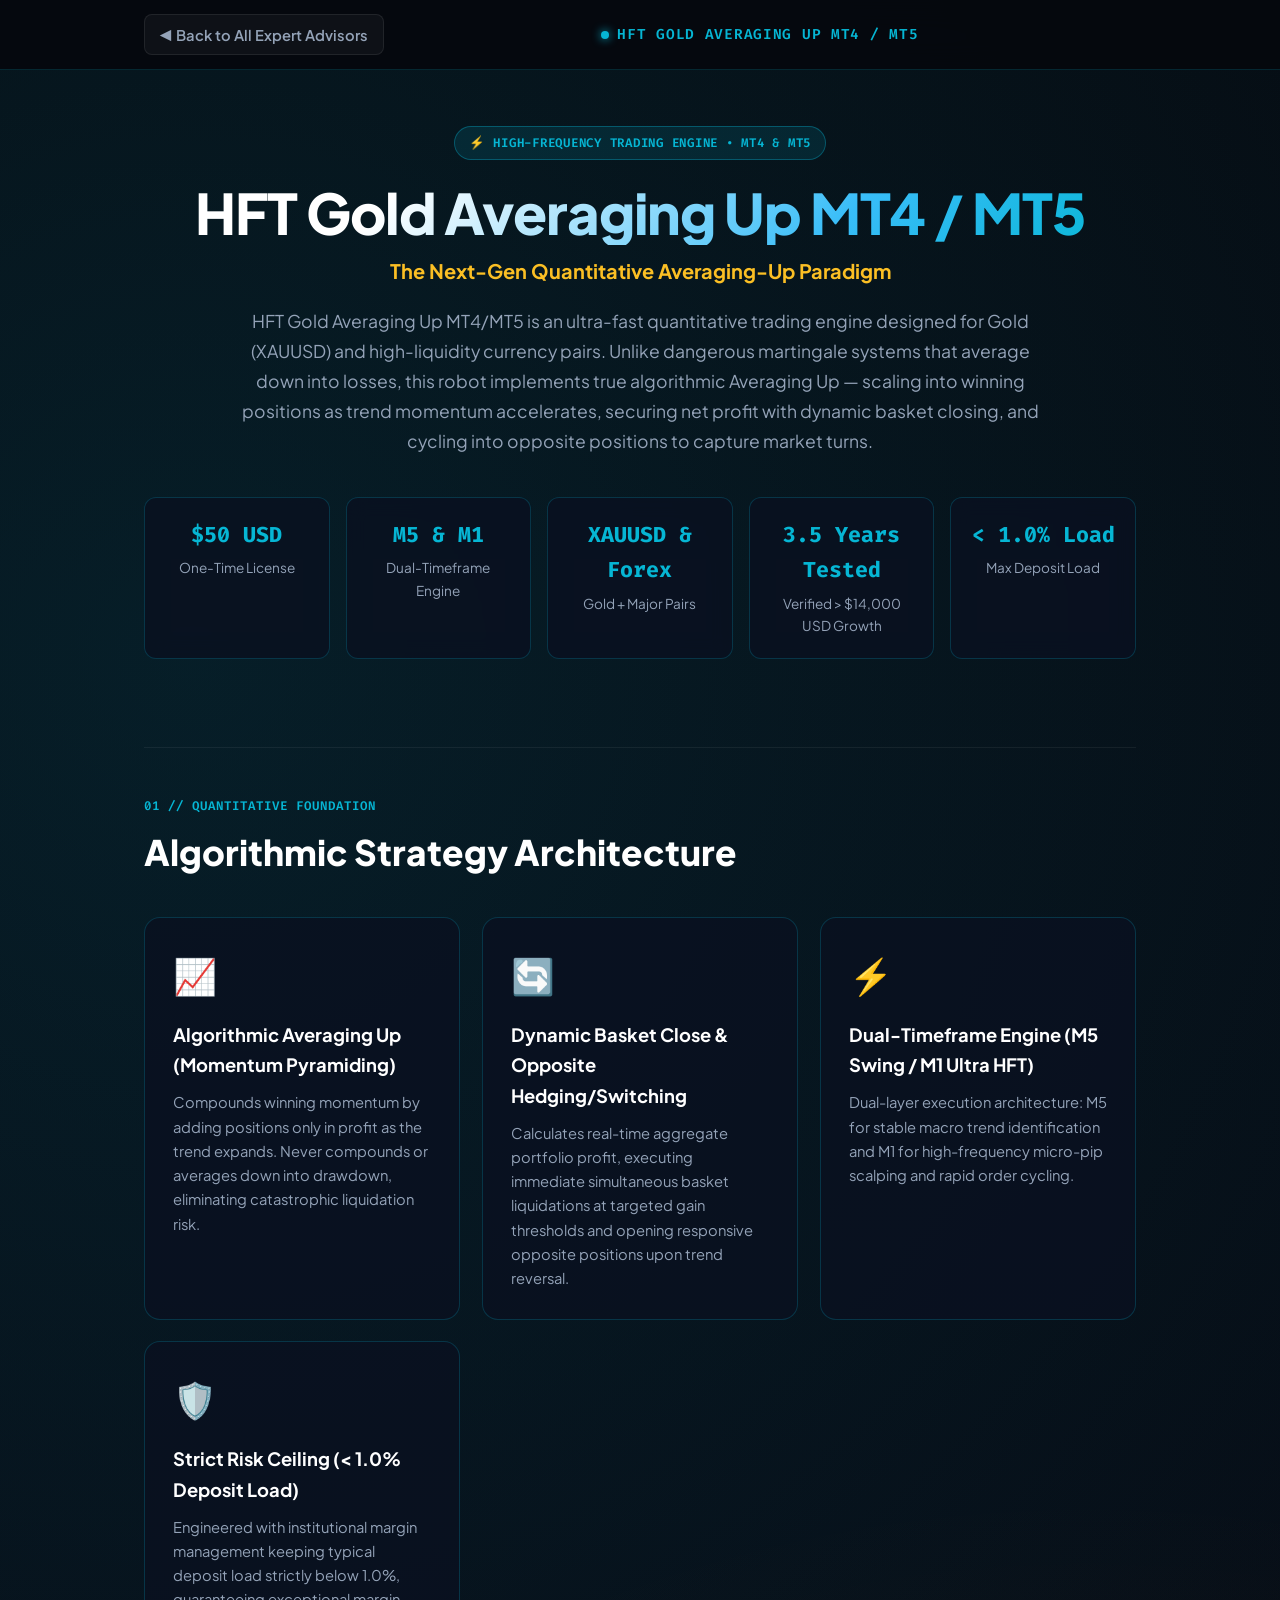
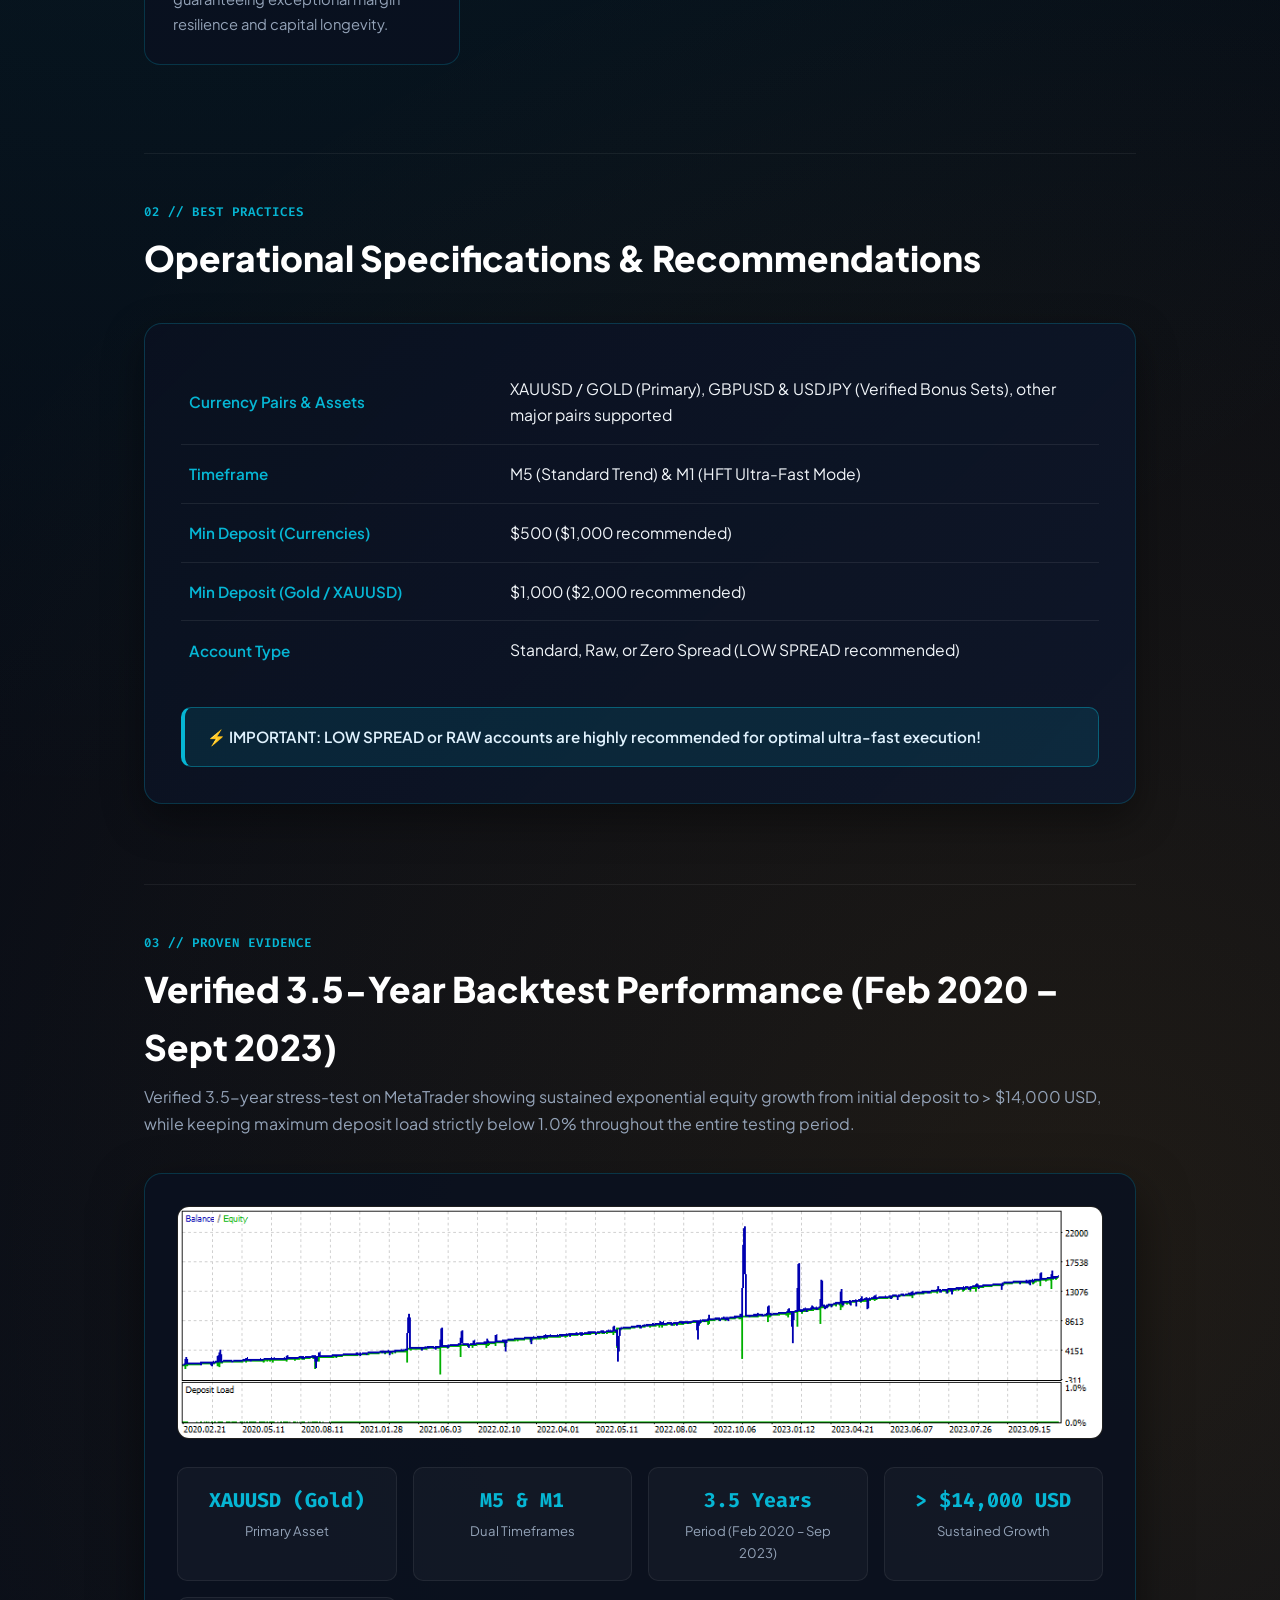
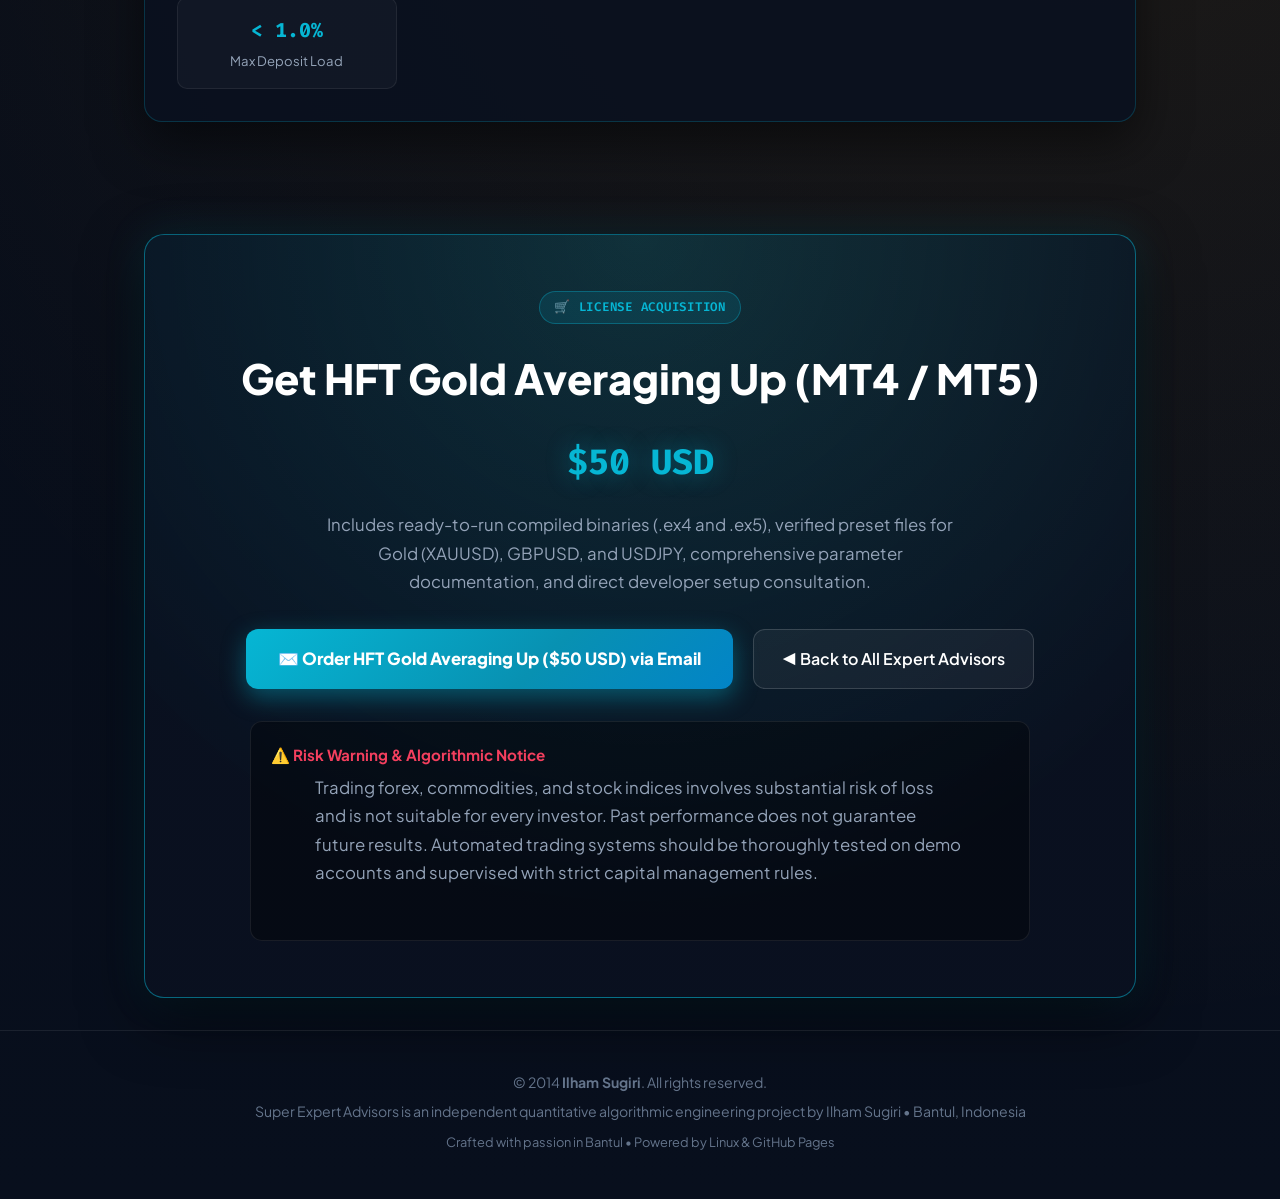
<file: hft-gold-averaging-up/index.html>
<!DOCTYPE html>
<html lang="en">
<head>
    <meta charset="UTF-8">
    <meta name="viewport" content="width=device-width, initial-scale=1.0">
    <title>HFT Gold Averaging Up MT4 / MT5 | High-Frequency Quantitative Engine — Ilham Sugiri</title>
    <meta name="description" content="Official architecture, strategy breakdown, and verified 3.5-year backtest report for HFT Gold Averaging Up MT4/MT5 by Ilham Sugiri. Next-gen quantitative trading robot for Gold (XAUUSD) and Forex currencies featuring momentum averaging up, basket liquidation, and sub-1% deposit load.">
    <meta name="author" content="Ilham Sugiri">

    <!-- Open Graph Meta Tags -->
    <meta property="og:title" content="HFT Gold Averaging Up MT4 / MT5 — High-Frequency Quantitative Trading Robot">
    <meta property="og:description" content="Next-gen quantitative trading robot for Gold (XAUUSD) and Forex currencies featuring momentum averaging up, dynamic basket closing, and sub-1% deposit load.">
    <meta property="og:image" content="../assets/backtest_hft_gold_averaging_up.png">
    <meta property="og:url" content="https://superexpertadvisors.web.id/hft-gold-averaging-up/">
    <meta property="og:type" content="website">

    <!-- Google Fonts -->
    <link rel="preconnect" href="https://fonts.googleapis.com">
    <link rel="preconnect" href="https://fonts.gstatic.com" crossorigin>
    <link href="https://fonts.googleapis.com/css2?family=Fira+Code:wght@400;500;600;700&family=Plus+Jakarta+Sans:wght@300;400;500;600;700;800&display=swap" rel="stylesheet">

    <link rel="stylesheet" href="../assets/i18n.css">

    <style>
        :root {
            --bg-primary: #06080e;
            --bg-secondary: #0a1120;
            --bg-card: rgba(10, 17, 32, 0.85);
            --border-color: rgba(6, 182, 212, 0.22);
            --border-glow: rgba(6, 182, 212, 0.55);
            
            --accent-gold: #fbbf24;
            --accent-amber: #f59e0b;
            --accent-gold-dark: #d97706;
            --accent-emerald: #10b981;
            --accent-cyan: #06b6d4;
            --accent-cyan-light: #38bdf8;
            --accent-rose: #f43f5e;
            
            --text-main: #f8fafc;
            --text-muted: #94a3b8;
            --text-dim: #64748b;
        }

        * {
            margin: 0;
            padding: 0;
            box-sizing: border-box;
        }

        body {
            font-family: 'Plus Jakarta Sans', -apple-system, BlinkMacSystemFont, sans-serif;
            background-color: var(--bg-primary);
            color: var(--text-main);
            line-height: 1.65;
            background-image: 
                radial-gradient(circle at 15% 15%, rgba(6, 182, 212, 0.12) 0%, transparent 45%),
                radial-gradient(circle at 85% 65%, rgba(245, 158, 11, 0.1) 0%, transparent 45%),
                linear-gradient(to bottom, #06080e 0%, #080f1d 100%);
            min-height: 100vh;
        }

        .container {
            max-width: 1040px;
            margin: 0 auto;
            padding: 0 1.5rem;
        }

        /* TOP NAVIGATION */
        header {
            position: sticky;
            top: 0;
            z-index: 100;
            background: rgba(6, 8, 14, 0.92);
            backdrop-filter: blur(14px);
            -webkit-backdrop-filter: blur(14px);
            border-bottom: 1px solid rgba(6, 182, 212, 0.18);
            padding: 0.9rem 0;
        }

        .nav-content {
            display: flex;
            align-items: center;
            justify-content: space-between;
            gap: 1rem;
        }

        .nav-back {
            display: inline-flex;
            align-items: center;
            gap: 0.5rem;
            color: var(--text-muted);
            text-decoration: none;
            font-size: 0.92rem;
            font-weight: 600;
            padding: 0.45rem 0.9rem;
            border-radius: 8px;
            background: rgba(255, 255, 255, 0.04);
            border: 1px solid rgba(255, 255, 255, 0.08);
            transition: all 0.2s ease;
            white-space: nowrap;
            flex-shrink: 0;
        }

        .nav-back:hover {
            color: #fff;
            background: rgba(6, 182, 212, 0.15);
            border-color: var(--accent-cyan);
            transform: translateX(-2px);
        }

        .nav-back-short {
            display: none;
        }

        .nav-title {
            font-family: 'Fira Code', monospace;
            font-size: 0.9rem;
            font-weight: 600;
            color: var(--accent-cyan);
            letter-spacing: 0.05em;
            display: flex;
            align-items: center;
            gap: 0.5rem;
            white-space: nowrap;
        }

        .nav-title .dot {
            width: 8px;
            height: 8px;
            border-radius: 50%;
            background-color: var(--accent-cyan);
            box-shadow: 0 0 10px var(--accent-cyan);
            animation: pulse 2s infinite;
        }

        @keyframes pulse {
            0% { opacity: 0.4; transform: scale(0.9); }
            50% { opacity: 1; transform: scale(1.1); }
            100% { opacity: 0.4; transform: scale(0.9); }
        }

        .nav-actions {
            display: flex;
            align-items: center;
            gap: 0.85rem;
            white-space: nowrap;
            flex-shrink: 0;
        }

        /* HERO SECTION */
        .hero {
            padding: 3.5rem 0 2rem;
            text-align: center;
        }

        .badge-pill {
            display: inline-block;
            font-family: 'Fira Code', monospace;
            font-size: 0.78rem;
            font-weight: 600;
            color: var(--accent-cyan);
            background: rgba(6, 182, 212, 0.12);
            border: 1px solid rgba(6, 182, 212, 0.35);
            padding: 0.35rem 0.9rem;
            border-radius: 999px;
            margin-bottom: 1.25rem;
            text-transform: uppercase;
            letter-spacing: 0.06em;
        }

        .hero-title {
            font-size: clamp(2.3rem, 5.2vw, 3.5rem);
            font-weight: 800;
            line-height: 1.15;
            letter-spacing: -0.02em;
            margin-bottom: 0.6rem;
            background: linear-gradient(135deg, #ffffff 25%, #38bdf8 70%, #06b6d4 100%);
            -webkit-background-clip: text;
            -webkit-text-fill-color: transparent;
        }

        .hero-tagline {
            font-size: 1.25rem;
            font-weight: 700;
            color: var(--accent-gold);
            margin-bottom: 1.25rem;
        }

        .hero-desc {
            font-size: 1.1rem;
            color: var(--text-muted);
            max-width: 820px;
            margin: 0 auto 2.5rem;
            line-height: 1.7;
        }

        /* QUICK STATS */
        .quick-stats {
            display: grid;
            grid-template-columns: repeat(auto-fit, minmax(180px, 1fr));
            gap: 1rem;
            margin-bottom: 3.5rem;
        }

        .stat-item {
            background: var(--bg-card);
            border: 1px solid var(--border-color);
            border-radius: 12px;
            padding: 1.25rem;
            text-align: center;
            backdrop-filter: blur(10px);
        }

        .stat-item .val {
            font-family: 'Fira Code', monospace;
            font-size: 1.35rem;
            font-weight: 700;
            color: var(--accent-cyan);
            margin-bottom: 0.25rem;
        }

        .stat-item .lbl {
            font-size: 0.85rem;
            color: var(--text-muted);
        }

        /* SECTION STYLES */
        .section {
            padding: 3rem 0;
            border-top: 1px solid rgba(255, 255, 255, 0.06);
        }

        .section-header {
            margin-bottom: 2.25rem;
        }

        .section-tag {
            font-family: 'Fira Code', monospace;
            font-size: 0.78rem;
            font-weight: 600;
            color: var(--accent-cyan);
            letter-spacing: 0.08em;
            display: block;
            margin-bottom: 0.4rem;
        }

        .section-title {
            font-size: clamp(1.6rem, 3vw, 2.2rem);
            font-weight: 800;
            color: #ffffff;
            margin-bottom: 0.5rem;
        }

        /* STRATEGY PILLARS GRID */
        .pillars-grid {
            display: grid;
            grid-template-columns: repeat(auto-fit, minmax(240px, 1fr));
            gap: 1.35rem;
            margin-bottom: 2.5rem;
        }

        .pillar-card {
            background: var(--bg-card);
            border: 1px solid var(--border-color);
            border-radius: 16px;
            padding: 1.75rem;
            position: relative;
            overflow: hidden;
            transition: all 0.25s ease;
        }

        .pillar-card:hover {
            transform: translateY(-3px);
            border-color: rgba(6, 182, 212, 0.5);
            box-shadow: 0 10px 30px rgba(0, 0, 0, 0.5), 0 0 20px rgba(6, 182, 212, 0.15);
        }

        .pillar-icon {
            font-size: 2.2rem;
            margin-bottom: 1rem;
            display: inline-block;
        }

        .pillar-title {
            font-size: 1.15rem;
            font-weight: 700;
            color: #ffffff;
            margin-bottom: 0.6rem;
        }

        .pillar-desc {
            font-size: 0.92rem;
            color: var(--text-muted);
            line-height: 1.65;
        }

        /* RECOMMENDATIONS SPECS CARD */
        .specs-card {
            background: linear-gradient(135deg, rgba(10, 17, 32, 0.95) 0%, rgba(14, 23, 44, 0.85) 100%);
            border: 1px solid var(--border-color);
            border-radius: 18px;
            padding: 2.25rem;
            box-shadow: 0 15px 40px rgba(0, 0, 0, 0.4);
            margin-bottom: 2rem;
        }

        .specs-table {
            width: 100%;
            border-collapse: collapse;
            margin-bottom: 1.75rem;
        }

        .specs-table tr {
            border-bottom: 1px solid rgba(255, 255, 255, 0.08);
        }

        .specs-table tr:last-child {
            border-bottom: none;
        }

        .specs-table td {
            padding: 1rem 0.5rem;
            vertical-align: middle;
        }

        .specs-label {
            font-weight: 600;
            color: var(--accent-cyan);
            width: 35%;
            font-size: 0.95rem;
        }

        .specs-value {
            color: #f1f5f9;
            font-size: 0.98rem;
        }

        .specs-value strong {
            color: #ffffff;
        }

        .important-alert {
            background: rgba(6, 182, 212, 0.12);
            border: 1px solid rgba(6, 182, 212, 0.4);
            border-left: 4px solid var(--accent-cyan);
            border-radius: 10px;
            padding: 1.1rem 1.4rem;
            color: #e0f2fe;
            font-size: 0.95rem;
            font-weight: 600;
            line-height: 1.5;
        }

        /* BACKTEST SECTION */
        .backtest-box {
            background: var(--bg-card);
            border: 1px solid var(--border-color);
            border-radius: 18px;
            padding: 2rem;
            box-shadow: 0 20px 50px rgba(0, 0, 0, 0.5);
        }

        .backtest-img-wrapper {
            position: relative;
            background: #000;
            border-radius: 12px;
            overflow: hidden;
            border: 1px solid rgba(255, 255, 255, 0.12);
            margin-bottom: 1.75rem;
        }

        .backtest-img {
            width: 100%;
            height: auto;
            display: block;
            transition: transform 0.3s ease;
        }

        .backtest-metrics-grid {
            display: grid;
            grid-template-columns: repeat(auto-fit, minmax(180px, 1fr));
            gap: 1rem;
        }

        .bt-metric {
            background: rgba(255, 255, 255, 0.03);
            border: 1px solid rgba(255, 255, 255, 0.07);
            border-radius: 10px;
            padding: 1rem;
            text-align: center;
        }

        .bt-metric .m-val {
            font-family: 'Fira Code', monospace;
            font-size: 1.25rem;
            font-weight: 700;
            color: var(--accent-cyan);
            margin-bottom: 0.2rem;
        }

        .bt-metric .lbl {
            font-size: 0.82rem;
            color: var(--text-muted);
        }

        /* ORDER & INQUIRY CARD */
        .order-card {
            background: radial-gradient(circle at 50% 0%, rgba(6, 182, 212, 0.18) 0%, rgba(10, 17, 32, 0.95) 75%);
            border: 1px solid rgba(6, 182, 212, 0.5);
            border-radius: 20px;
            padding: 3.5rem 2rem;
            text-align: center;
            margin: 4rem 0 2rem;
            box-shadow: 0 20px 60px rgba(0, 0, 0, 0.6), 0 0 40px rgba(6, 182, 212, 0.15);
        }

        .order-card h2 {
            font-size: clamp(1.8rem, 4vw, 2.6rem);
            font-weight: 800;
            color: #ffffff;
            margin-bottom: 0.75rem;
        }

        .order-price-badge {
            display: inline-block;
            font-family: 'Fira Code', monospace;
            font-size: 2.2rem;
            font-weight: 800;
            color: var(--accent-cyan);
            margin: 0.5rem 0 1.25rem;
            text-shadow: 0 0 25px rgba(6, 182, 212, 0.4);
        }

        .order-card p {
            font-size: 1.05rem;
            color: var(--text-muted);
            max-width: 650px;
            margin: 0 auto 2rem;
            line-height: 1.7;
        }

        .order-buttons {
            display: flex;
            align-items: center;
            justify-content: center;
            gap: 1.25rem;
            flex-wrap: wrap;
            margin-bottom: 2rem;
        }

        .btn-order-primary {
            display: inline-flex;
            align-items: center;
            gap: 0.6rem;
            background: linear-gradient(135deg, #06b6d4 0%, #0891b2 60%, #0284c7 100%);
            color: #ffffff;
            font-weight: 800;
            font-size: 1.05rem;
            padding: 1rem 2rem;
            border-radius: 12px;
            text-decoration: none;
            box-shadow: 0 8px 25px rgba(6, 182, 212, 0.4);
            transition: all 0.25s ease;
        }

        .btn-order-primary:hover {
            transform: translateY(-2px);
            box-shadow: 0 12px 30px rgba(6, 182, 212, 0.6);
            filter: brightness(1.1);
        }

        .btn-order-secondary {
            display: inline-flex;
            align-items: center;
            gap: 0.5rem;
            background: rgba(255, 255, 255, 0.05);
            color: #ffffff;
            font-weight: 600;
            font-size: 1rem;
            padding: 1rem 1.75rem;
            border-radius: 12px;
            text-decoration: none;
            border: 1px solid rgba(255, 255, 255, 0.15);
            transition: all 0.25s ease;
        }

        .btn-order-secondary:hover {
            background: rgba(255, 255, 255, 0.1);
            border-color: rgba(255, 255, 255, 0.3);
            transform: translateY(-2px);
        }

        .disclaimer-card {
            background: rgba(0, 0, 0, 0.35);
            border: 1px solid rgba(255, 255, 255, 0.08);
            border-radius: 12px;
            padding: 1.25rem;
            max-width: 780px;
            margin: 0 auto;
            text-align: left;
            margin-top: 2rem;
        }

        .disclaimer-title {
            color: var(--accent-rose);
            font-size: 0.95rem;
            font-weight: 700;
            margin-bottom: 0.4rem;
            display: flex;
            align-items: center;
            gap: 0.5rem;
        }

        .disclaimer-text {
            color: #94a3b8;
            font-size: 0.85rem;
            line-height: 1.6;
        }

        /* FOOTER */
        footer {
            border-top: 1px solid rgba(255, 255, 255, 0.08);
            padding: 2.5rem 0;
            text-align: center;
            color: var(--text-dim);
            font-size: 0.88rem;
        }

        footer p {
            margin-bottom: 0.4rem;
        }

        /* RESPONSIVE */
        @media (max-width: 900px) {
            .nav-title {
                display: none !important;
            }
            .hero-title {
                font-size: 2.3rem;
            }
            .specs-card {
                padding: 1.5rem;
            }
        }

        @media (max-width: 768px) {
            .nav-back-full {
                display: none !important;
            }
            .nav-back-short {
                display: inline !important;
            }
            .specs-table td {
                display: block;
                width: 100%;
                padding: 0.5rem 0;
            }
            .specs-table tr {
                padding: 0.75rem 0;
                display: block;
            }
        }

        @media (max-width: 580px) {
            header {
                padding: 0.65rem 0;
            }
            .container {
                padding: 0 1rem;
            }
            .nav-back {
                padding: 0.4rem 0.7rem;
                font-size: 0.84rem;
            }
            .lang-btn {
                padding: 0.4rem 0.65rem;
                font-size: 0.82rem;
            }
            .hero {
                padding: 2.2rem 0 1.5rem;
            }
            .hero-title {
                font-size: 2rem;
            }
            .order-card {
                padding: 2.25rem 1.25rem;
            }
        }
    </style>
</head>
<body>

    <!-- TOP NAVIGATION -->
    <header>
        <div class="container">
            <div class="nav-content">
                <a href="../" class="nav-back">
                    <span class="nav-back-full" data-i18n="sb_btn_back_ea">◀ Back to All Expert Advisors</span>
                    <span class="nav-back-short" data-i18n="nav_back_short">◀ Back</span>
                </a>

                <div class="nav-title">
                    <span class="dot"></span>
                    HFT GOLD AVERAGING UP MT4 / MT5
                </div>

                <div class="nav-actions">
                    <!-- Language switcher automatically mounted here -->
                </div>
            </div>
        </div>
    </header>

    <main class="container">

        <!-- HERO SECTION -->
        <section class="hero">
            <span class="badge-pill" data-i18n="hft_page_tag">⚡ HIGH-FREQUENCY TRADING ENGINE • MT4 & MT5</span>
            <h1 class="hero-title" data-i18n="hft_title">HFT Gold Averaging Up MT4 / MT5</h1>
            <div class="hero-tagline" data-i18n="hft_tagline">The Next-Gen Quantitative Averaging-Up Paradigm</div>
            <p class="hero-desc" data-i18n="hft_hero_desc">
                HFT Gold Averaging Up MT4/MT5 is an ultra-fast quantitative trading engine designed for Gold (XAUUSD) and high-liquidity currency pairs. Unlike dangerous martingale systems that average down into losses, this robot implements true algorithmic Averaging Up — scaling into winning positions as trend momentum accelerates, securing net profit with dynamic basket closing, and cycling into opposite positions to capture market turns.
            </p>

            <!-- STATS BAR -->
            <div class="quick-stats">
                <div class="stat-item">
                    <div class="val">$50 USD</div>
                    <div class="lbl">One-Time License</div>
                </div>
                <div class="stat-item">
                    <div class="val">M5 & M1</div>
                    <div class="lbl">Dual-Timeframe Engine</div>
                </div>
                <div class="stat-item">
                    <div class="val">XAUUSD & Forex</div>
                    <div class="lbl">Gold + Major Pairs</div>
                </div>
                <div class="stat-item">
                    <div class="val">3.5 Years Tested</div>
                    <div class="lbl">Verified &gt; $14,000 USD Growth</div>
                </div>
                <div class="stat-item">
                    <div class="val">&lt; 1.0% Load</div>
                    <div class="lbl">Max Deposit Load</div>
                </div>
            </div>
        </section>

        <!-- STRATEGY ARCHITECTURE -->
        <section class="section">
            <div class="section-header">
                <span class="section-tag">01 // QUANTITATIVE FOUNDATION</span>
                <h2 class="section-title" data-i18n="hft_sec_strat_title">Algorithmic Strategy Architecture</h2>
            </div>

            <div class="pillars-grid">
                <!-- Pillar 1: Algorithmic Averaging Up -->
                <div class="pillar-card">
                    <div class="pillar-icon">📈</div>
                    <h3 class="pillar-title" data-i18n="hft_strat_avgup_title">Algorithmic Averaging Up (Momentum Pyramiding)</h3>
                    <p class="pillar-desc" data-i18n="hft_strat_avgup_desc">
                        Compounds winning momentum by adding positions only in profit as the trend expands. Never compounds or averages down into drawdown, eliminating catastrophic liquidation risk.
                    </p>
                </div>

                <!-- Pillar 2: Dynamic Basket Close & Opposite Hedging/Switching -->
                <div class="pillar-card">
                    <div class="pillar-icon">🔄</div>
                    <h3 class="pillar-title" data-i18n="hft_strat_basket_title">Dynamic Basket Close & Opposite Hedging/Switching</h3>
                    <p class="pillar-desc" data-i18n="hft_strat_basket_desc">
                        Calculates real-time aggregate portfolio profit, executing immediate simultaneous basket liquidations at targeted gain thresholds and opening responsive opposite positions upon trend reversal.
                    </p>
                </div>

                <!-- Pillar 3: Dual-Timeframe Engine -->
                <div class="pillar-card">
                    <div class="pillar-icon">⚡</div>
                    <h3 class="pillar-title" data-i18n="hft_strat_dualtf_title">Dual-Timeframe Engine (M5 Swing / M1 Ultra HFT)</h3>
                    <p class="pillar-desc" data-i18n="hft_strat_dualtf_desc">
                        Dual-layer execution architecture: M5 for stable macro trend identification and M1 for high-frequency micro-pip scalping and rapid order cycling.
                    </p>
                </div>

                <!-- Pillar 4: Strict Risk Ceiling -->
                <div class="pillar-card">
                    <div class="pillar-icon">🛡️</div>
                    <h3 class="pillar-title" data-i18n="hft_strat_risk_title">Strict Risk Ceiling (&lt; 1.0% Deposit Load)</h3>
                    <p class="pillar-desc" data-i18n="hft_strat_risk_desc">
                        Engineered with institutional margin management keeping typical deposit load strictly below 1.0%, guaranteeing exceptional margin resilience and capital longevity.
                    </p>
                </div>
            </div>
        </section>

        <!-- OPERATIONAL RECOMMENDATIONS -->
        <section class="section">
            <div class="section-header">
                <span class="section-tag">02 // BEST PRACTICES</span>
                <h2 class="section-title" data-i18n="hft_sec_recom_title">Operational Specifications & Recommendations</h2>
            </div>

            <div class="specs-card">
                <table class="specs-table">
                    <tr>
                        <td class="specs-label" data-i18n="hft_rec_pairs_lbl">Currency Pairs & Assets</td>
                        <td class="specs-value" data-i18n="hft_rec_pairs_val">XAUUSD / GOLD (Primary), GBPUSD & USDJPY (Verified Bonus Sets), other major pairs supported</td>
                    </tr>
                    <tr>
                        <td class="specs-label" data-i18n="hft_rec_tf_lbl">Timeframe</td>
                        <td class="specs-value" data-i18n="hft_rec_tf_val">M5 (Standard Trend) & M1 (HFT Ultra-Fast Mode)</td>
                    </tr>
                    <tr>
                        <td class="specs-label" data-i18n="hft_rec_dep_fx_lbl">Min Deposit (Currencies)</td>
                        <td class="specs-value" data-i18n="hft_rec_dep_fx_val">$500 ($1,000 recommended)</td>
                    </tr>
                    <tr>
                        <td class="specs-label" data-i18n="hft_rec_dep_gold_lbl">Min Deposit (Gold / XAUUSD)</td>
                        <td class="specs-value" data-i18n="hft_rec_dep_gold_val">$1,000 ($2,000 recommended)</td>
                    </tr>
                    <tr>
                        <td class="specs-label" data-i18n="hft_rec_acc_lbl">Account Type</td>
                        <td class="specs-value" data-i18n="hft_rec_acc_val">Standard, Raw, or Zero Spread (LOW SPREAD recommended)</td>
                    </tr>
                </table>

                <div class="important-alert" data-i18n="hft_rec_imp_note">
                    ⚡ IMPORTANT: LOW SPREAD or RAW accounts are highly recommended for optimal ultra-fast execution!
                </div>
            </div>
        </section>

        <!-- VERIFIED HISTORICAL BACKTEST -->
        <section class="section">
            <div class="section-header">
                <span class="section-tag">03 // PROVEN EVIDENCE</span>
                <h2 class="section-title" data-i18n="hft_sec_bt_title">Verified 3.5-Year Backtest Performance (Feb 2020 – Sept 2023)</h2>
                <p class="section-desc" style="color: var(--text-muted);" data-i18n="hft_bt_desc">
                    Verified 3.5-year stress-test on MetaTrader showing sustained exponential equity growth from initial deposit to &gt; $14,000 USD, while keeping maximum deposit load strictly below 1.0% throughout the entire testing period.
                </p>
            </div>

            <div class="backtest-box">
                <div class="backtest-img-wrapper">
                    <img src="../assets/backtest_hft_gold_averaging_up.png" alt="HFT Gold Averaging Up 3.5-Year Backtest Chart Balance Equity and Deposit Load" class="backtest-img">
                </div>

                <div class="backtest-metrics-grid">
                    <div class="bt-metric">
                        <div class="m-val">XAUUSD (Gold)</div>
                        <div class="lbl">Primary Asset</div>
                    </div>
                    <div class="bt-metric">
                        <div class="m-val">M5 & M1</div>
                        <div class="lbl">Dual Timeframes</div>
                    </div>
                    <div class="bt-metric">
                        <div class="m-val">3.5 Years</div>
                        <div class="lbl">Period (Feb 2020 – Sep 2023)</div>
                    </div>
                    <div class="bt-metric">
                        <div class="m-val">&gt; $14,000 USD</div>
                        <div class="lbl">Sustained Growth</div>
                    </div>
                    <div class="bt-metric">
                        <div class="m-val">&lt; 1.0%</div>
                        <div class="lbl">Max Deposit Load</div>
                    </div>
                </div>
            </div>
        </section>

        <!-- ORDER & INQUIRY CARD -->
        <section class="order-card" id="order">
            <span class="badge-pill">🛒 LICENSE ACQUISITION</span>
            <h2>Get HFT Gold Averaging Up (MT4 / MT5)</h2>
            <div class="order-price-badge">$50 USD</div>
            <p>
                Includes ready-to-run compiled binaries (.ex4 and .ex5), verified preset files for Gold (XAUUSD), GBPUSD, and USDJPY, comprehensive parameter documentation, and direct developer setup consultation.
            </p>

            <div class="order-buttons">
                <a href="mailto:ilham.piranha08@gmail.com?subject=Order%20HFT%20Gold%20Averaging%20Up%20EA%20($50)" class="btn-order-primary">
                    <span data-i18n="hft_btn_order_email">✉️ Order HFT Gold Averaging Up ($50 USD) via Email</span>
                </a>
                <a href="../" class="btn-order-secondary">
                    <span data-i18n="sb_btn_back_ea">◀ Back to All Expert Advisors</span>
                </a>
            </div>

            <div class="disclaimer-card">
                <div class="disclaimer-title" data-i18n="ea_disclaimer_title">
                    ⚠️ Risk Warning & Algorithmic Notice
                </div>
                <p class="disclaimer-text" data-i18n="ea_disclaimer_desc">
                    Trading forex, commodities, and stock indices involves substantial risk of loss and is not suitable for every investor. Past performance does not guarantee future results. Automated trading systems should be thoroughly tested on demo accounts and supervised with strict capital management rules.
                </p>
            </div>
        </section>

    </main>

    <!-- FOOTER -->
    <footer>
        <div class="container">
            <p data-i18n="footer_rights">&copy; 2014 <strong>Ilham Sugiri</strong>. All rights reserved.</p>
            <p data-i18n="ea_footer_sub">Super Expert Advisors is an independent quantitative algorithmic engineering project by Ilham Sugiri • Bantul, Indonesia</p>
            <p style="margin-top: 0.5rem; font-size: 0.8rem; color: #64748b;" data-i18n="footer_crafted">Crafted with passion in Bantul • Powered by Linux & GitHub Pages</p>
        </div>
    </footer>

    <!-- MODULAR I18N MODULES & ENGINE -->
    <script src="../assets/i18n/core.js"></script>
    <script src="../assets/i18n/ea.js"></script>
    <script src="../assets/i18n.js"></script>
</body>
</html>
</file>
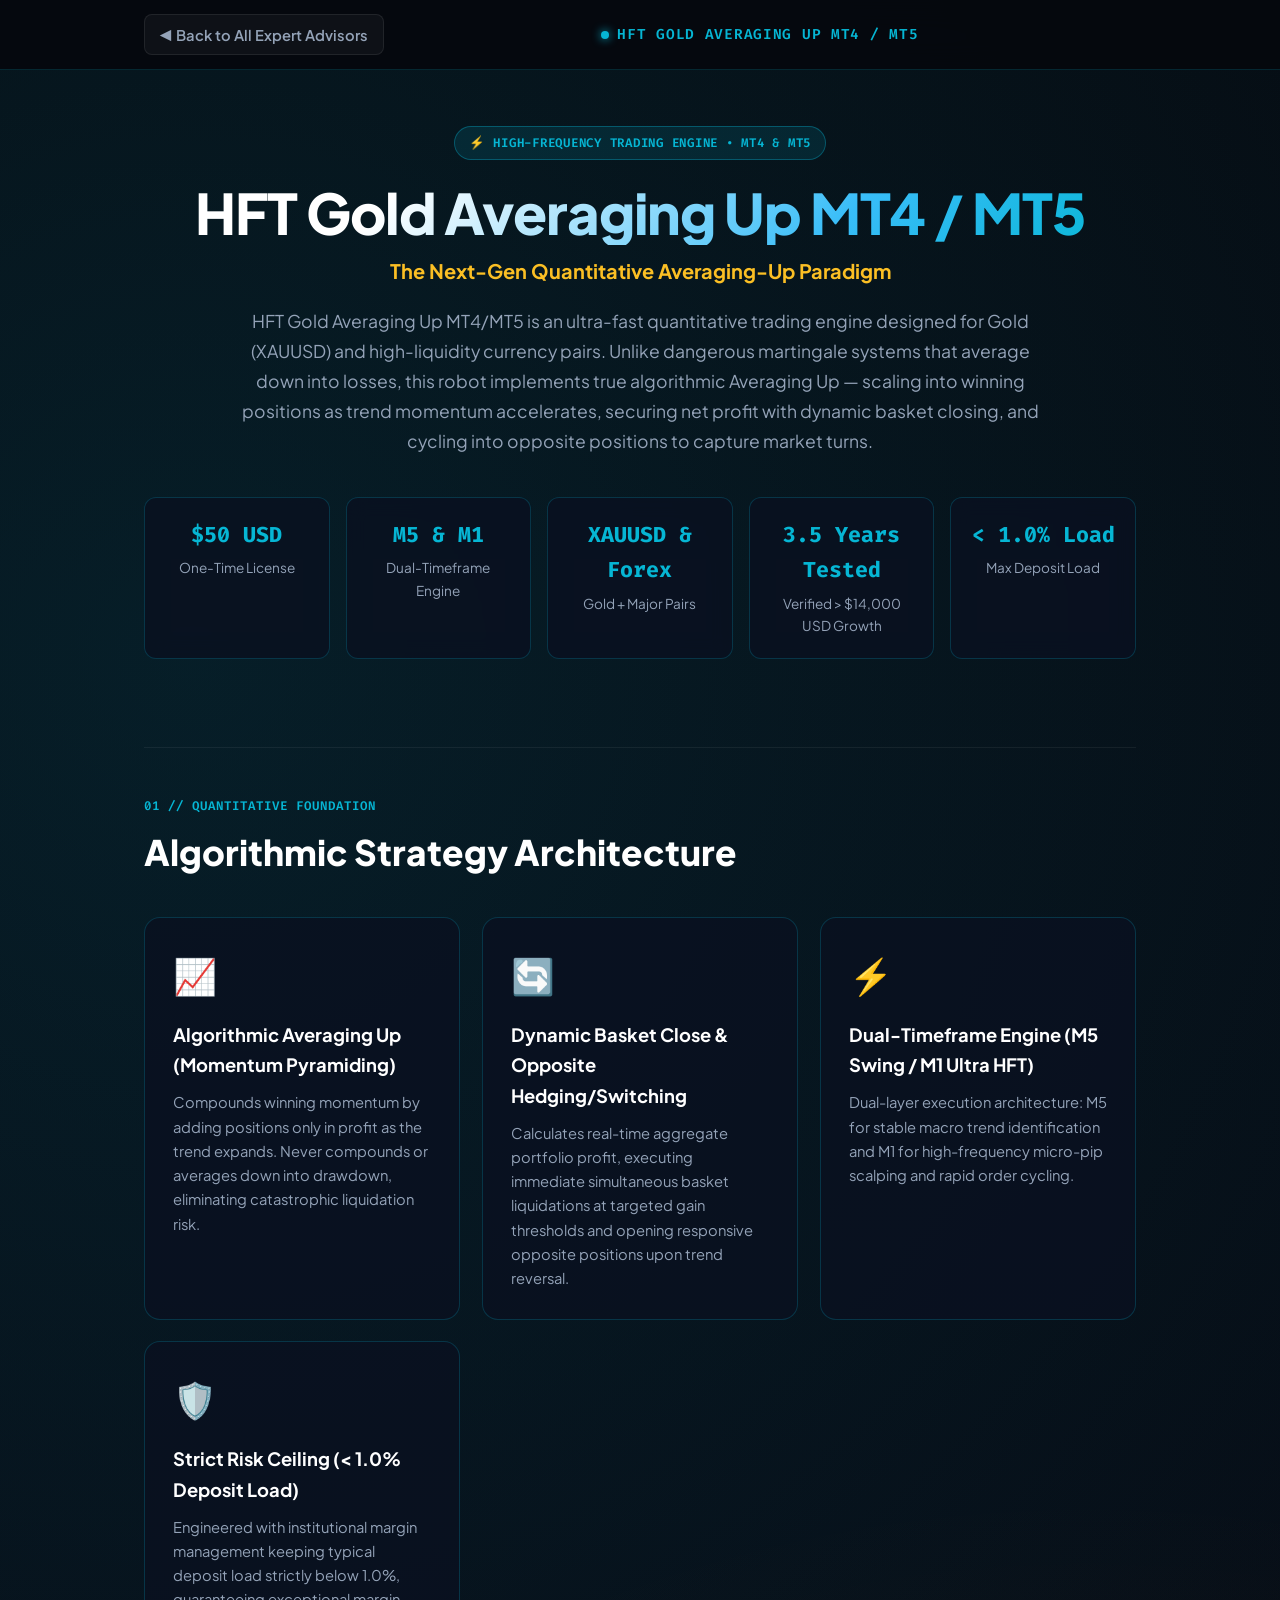
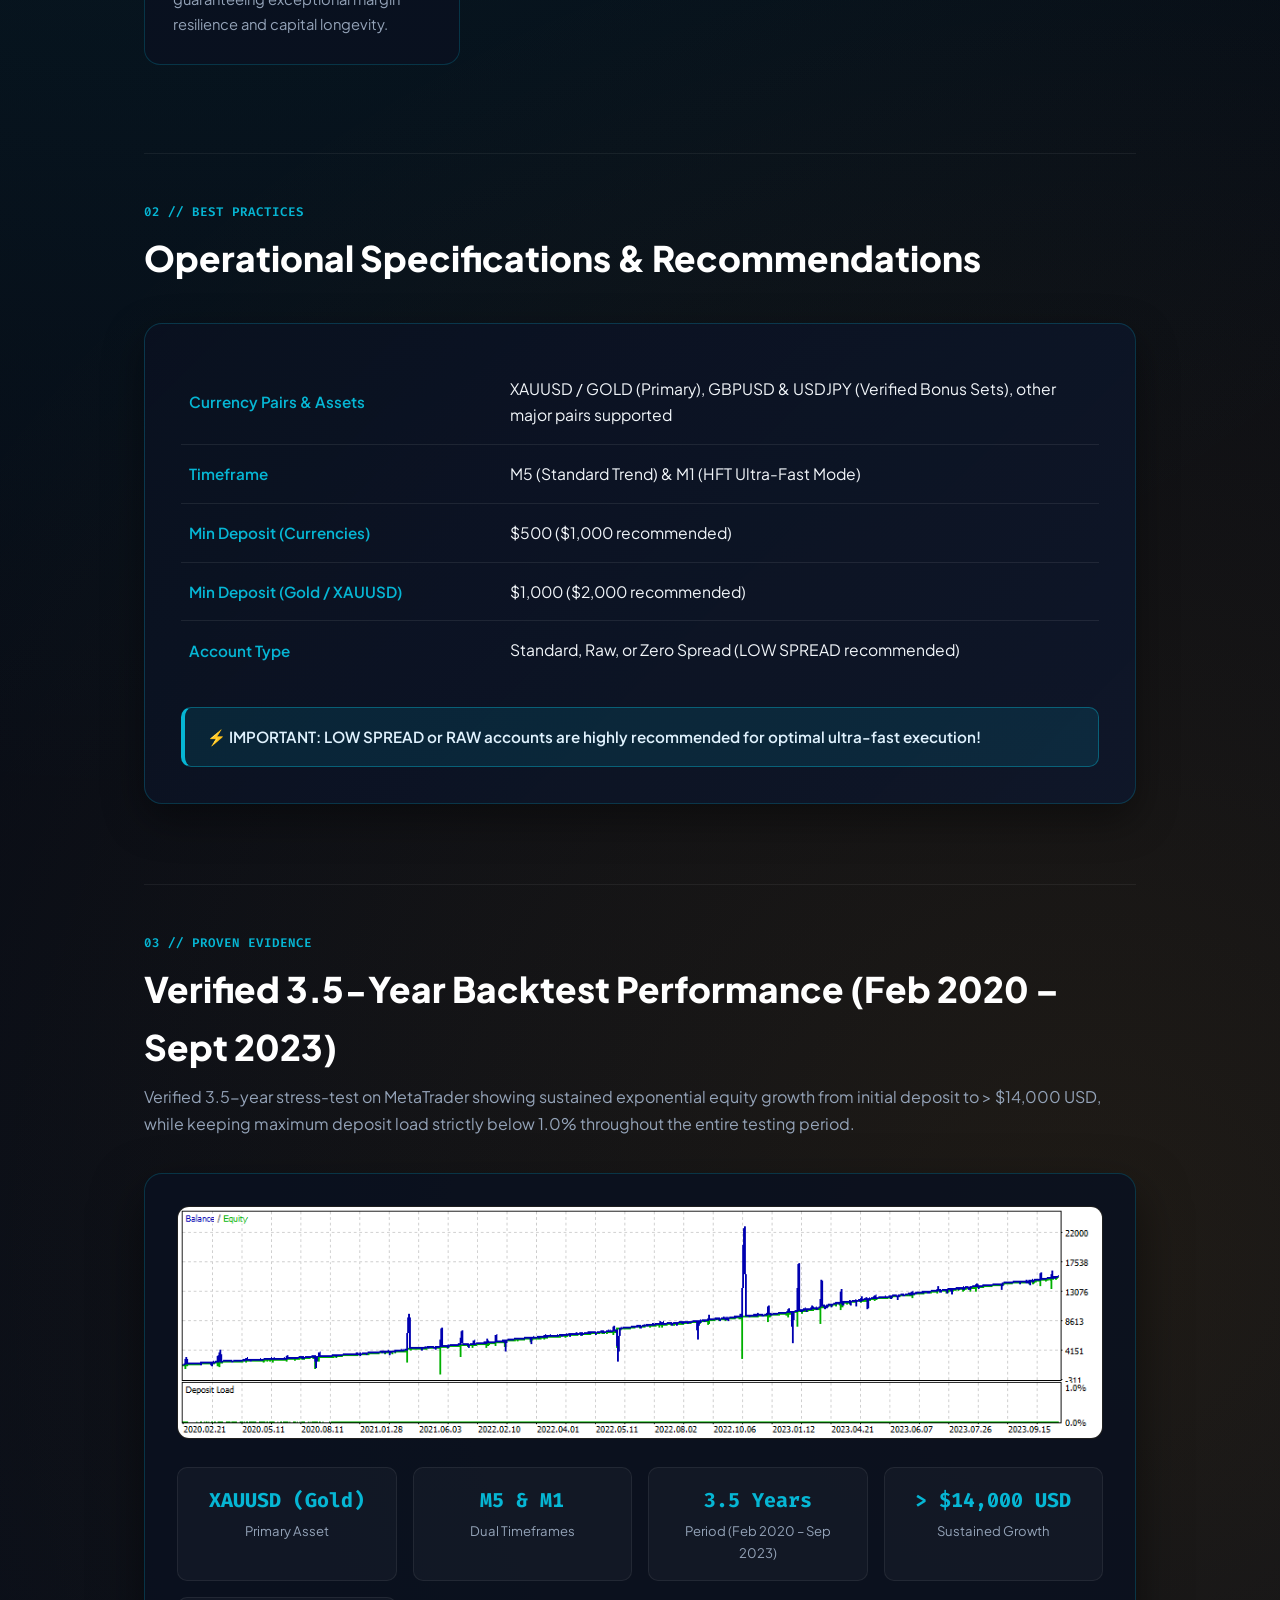
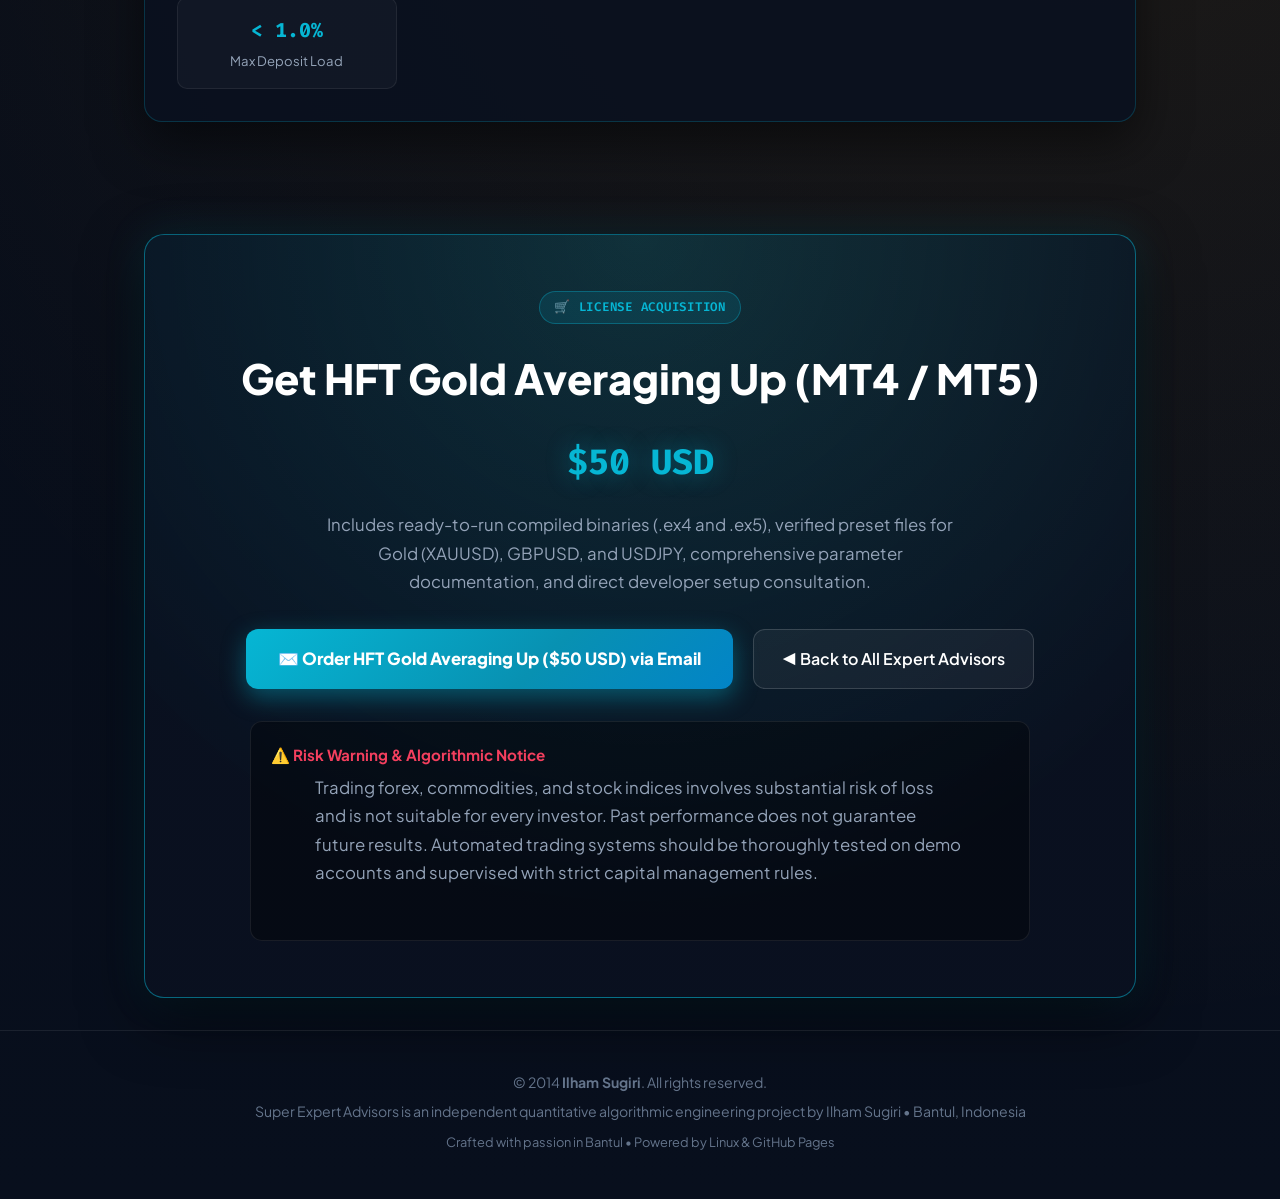
<file: hft-gold/index.html>
<!DOCTYPE html>
<html lang="en">
<head>
    <meta charset="UTF-8">
    <meta http-equiv="refresh" content="0; url=../hft-gold-averaging-up/">
    <link rel="canonical" href="https://superexpertadvisors.web.id/hft-gold-averaging-up/">
    <title>Redirecting to HFT Gold Averaging Up MT4 / MT5...</title>
    <script>window.location.replace('../hft-gold-averaging-up/');</script>
</head>
<body style="background:#06080e;color:#94a3b8;font-family:sans-serif;text-align:center;padding:5rem 1rem;">
    <p>Redirecting to <a href="../hft-gold-averaging-up/" style="color:#06b6d4;">HFT Gold Averaging Up MT4 / MT5</a>...</p>
</body>
</html>
</file>
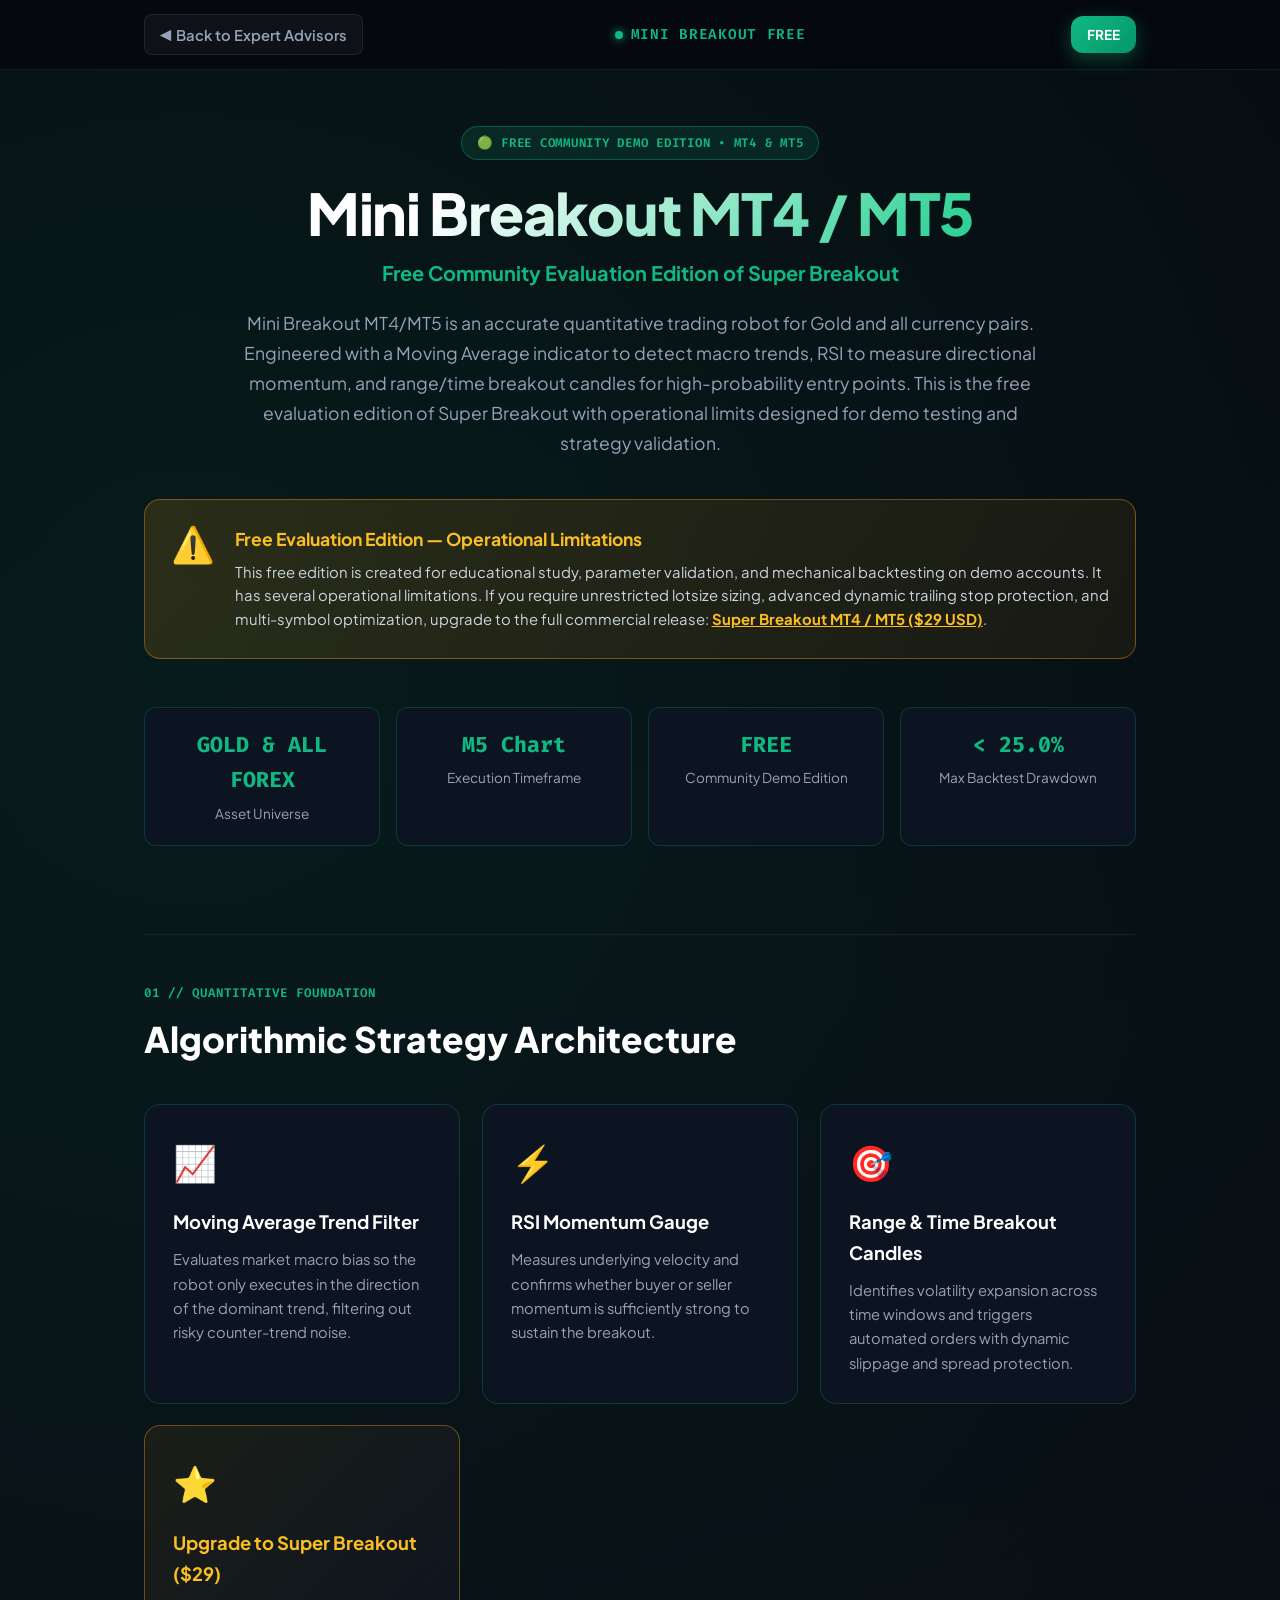
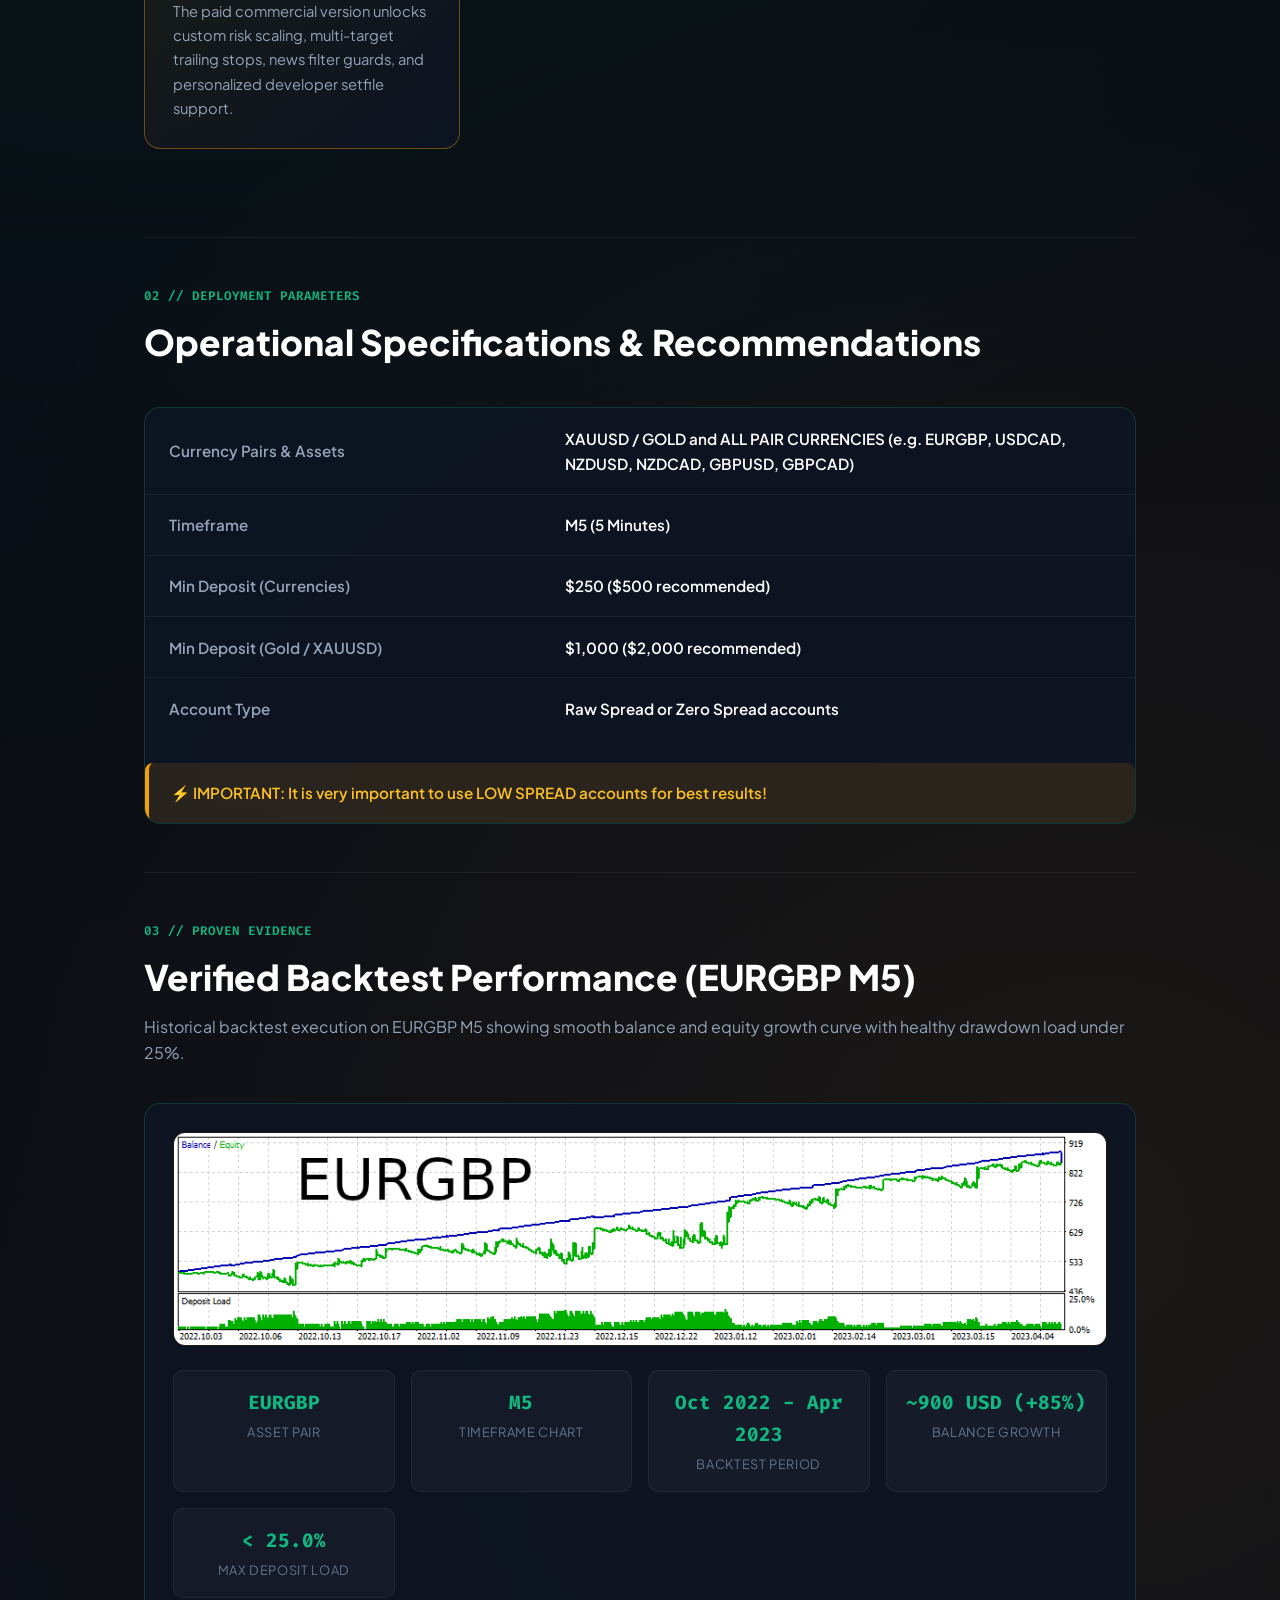
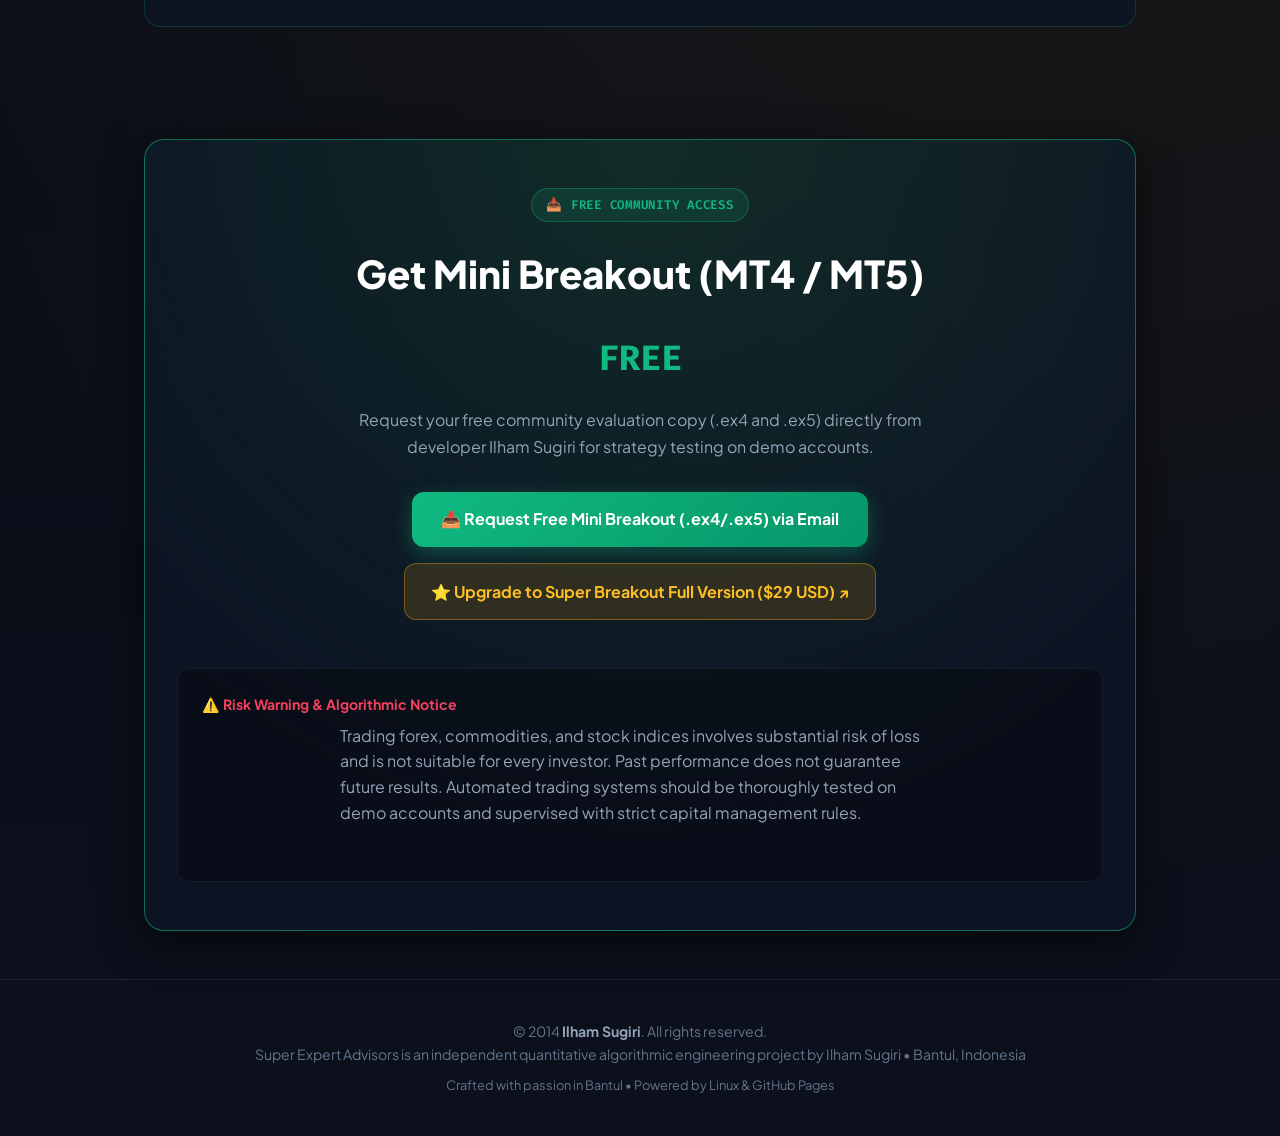
<file: mini-breakout/index.html>
<!DOCTYPE html>
<html lang="en">
<head>
    <meta charset="UTF-8">
    <meta name="viewport" content="width=device-width, initial-scale=1.0">
    <title>Mini Breakout MT4 / MT5 | Free Community Edition — Ilham Sugiri</title>
    <meta name="description" content="Official strategy architecture, operational limitations, and verified backtest report for Mini Breakout MT4/MT5 by Ilham Sugiri. Free community edition of Super Breakout combining Moving Average trend filter, RSI momentum gauge, and range/time breakout candles.">
    <meta name="author" content="Ilham Sugiri">

    <!-- Open Graph Meta Tags -->
    <meta property="og:title" content="Mini Breakout MT4 / MT5 — Free Community Quantitative Robot">
    <meta property="og:description" content="Free community version of Super Breakout for Gold and all Forex currency pairs with Moving Average trend filter, RSI momentum, and range breakout logic.">
    <meta property="og:image" content="../assets/backtest_mini_breakout_eurgbp.png">
    <meta property="og:url" content="https://superexpertadvisors.web.id/mini-breakout/">
    <meta property="og:type" content="website">

    <!-- Google Fonts -->
    <link rel="preconnect" href="https://fonts.googleapis.com">
    <link rel="preconnect" href="https://fonts.gstatic.com" crossorigin>
    <link href="https://fonts.googleapis.com/css2?family=Fira+Code:wght@400;500;600;700&family=Plus+Jakarta+Sans:wght@300;400;500;600;700;800&display=swap" rel="stylesheet">

    <link rel="stylesheet" href="../assets/i18n.css">

    <style>
        :root {
            --bg-primary: #06080e;
            --bg-secondary: #0d1424;
            --bg-card: rgba(13, 20, 36, 0.85);
            --border-color: rgba(16, 185, 129, 0.22);
            --border-glow: rgba(16, 185, 129, 0.55);
            
            --accent-gold: #fbbf24;
            --accent-amber: #f59e0b;
            --accent-emerald: #10b981;
            --accent-emerald-dark: #059669;
            --accent-cyan: #06b6d4;
            --accent-rose: #f43f5e;
            
            --text-main: #f8fafc;
            --text-muted: #94a3b8;
            --text-dim: #64748b;
        }

        * {
            margin: 0;
            padding: 0;
            box-sizing: border-box;
        }

        body {
            font-family: 'Plus Jakarta Sans', -apple-system, BlinkMacSystemFont, sans-serif;
            background-color: var(--bg-primary);
            color: var(--text-main);
            line-height: 1.65;
            background-image: 
                radial-gradient(circle at 15% 15%, rgba(16, 185, 129, 0.1) 0%, transparent 45%),
                radial-gradient(circle at 85% 65%, rgba(245, 158, 11, 0.08) 0%, transparent 45%),
                linear-gradient(to bottom, #06080e 0%, #0b101c 100%);
            min-height: 100vh;
        }

        .container {
            max-width: 1040px;
            margin: 0 auto;
            padding: 0 1.5rem;
        }

        /* TOP NAVIGATION */
        header {
            position: sticky;
            top: 0;
            z-index: 100;
            background: rgba(6, 8, 14, 0.9);
            backdrop-filter: blur(14px);
            -webkit-backdrop-filter: blur(14px);
            border-bottom: 1px solid rgba(16, 185, 129, 0.15);
            padding: 0.9rem 0;
        }

        .nav-content {
            display: flex;
            align-items: center;
            justify-content: space-between;
            gap: 1rem;
        }

        .nav-back {
            display: inline-flex;
            align-items: center;
            gap: 0.5rem;
            color: var(--text-muted);
            text-decoration: none;
            font-size: 0.92rem;
            font-weight: 600;
            padding: 0.45rem 0.9rem;
            border-radius: 8px;
            background: rgba(255, 255, 255, 0.04);
            border: 1px solid rgba(255, 255, 255, 0.08);
            transition: all 0.2s ease;
            white-space: nowrap;
            flex-shrink: 0;
        }

        .nav-back:hover {
            color: #fff;
            background: rgba(16, 185, 129, 0.15);
            border-color: var(--accent-emerald);
            transform: translateX(-2px);
        }

        .nav-back-short {
            display: none;
        }

        .nav-title {
            font-family: 'Fira Code', monospace;
            font-size: 0.9rem;
            font-weight: 600;
            color: var(--accent-emerald);
            letter-spacing: 0.05em;
            display: flex;
            align-items: center;
            gap: 0.5rem;
            white-space: nowrap;
        }

        .nav-title .dot {
            width: 8px;
            height: 8px;
            border-radius: 50%;
            background-color: var(--accent-emerald);
            box-shadow: 0 0 10px var(--accent-emerald);
            animation: pulse 2s infinite;
        }

        @keyframes pulse {
            0% { opacity: 0.4; transform: scale(0.9); }
            50% { opacity: 1; transform: scale(1.1); }
            100% { opacity: 0.4; transform: scale(0.9); }
        }

        .nav-actions {
            display: flex;
            align-items: center;
            gap: 0.85rem;
            white-space: nowrap;
            flex-shrink: 0;
        }

        /* HERO SECTION */
        .hero {
            padding: 3.5rem 0 2rem;
            text-align: center;
        }

        .badge-pill {
            display: inline-block;
            font-family: 'Fira Code', monospace;
            font-size: 0.78rem;
            font-weight: 600;
            color: var(--accent-emerald);
            background: rgba(16, 185, 129, 0.12);
            border: 1px solid rgba(16, 185, 129, 0.35);
            padding: 0.35rem 0.9rem;
            border-radius: 999px;
            margin-bottom: 1.25rem;
            text-transform: uppercase;
            letter-spacing: 0.06em;
        }

        .hero-title {
            font-size: clamp(2.4rem, 5.5vw, 3.6rem);
            font-weight: 800;
            line-height: 1.15;
            letter-spacing: -0.02em;
            margin-bottom: 0.6rem;
            background: linear-gradient(135deg, #ffffff 30%, #34d399 80%, #10b981 100%);
            -webkit-background-clip: text;
            -webkit-text-fill-color: transparent;
        }

        .hero-tagline {
            font-size: 1.25rem;
            font-weight: 700;
            color: var(--accent-emerald);
            margin-bottom: 1.25rem;
        }

        .hero-desc {
            font-size: 1.1rem;
            color: var(--text-muted);
            max-width: 820px;
            margin: 0 auto 2.5rem;
            line-height: 1.7;
        }

        /* FREE LIMITATION BANNER */
        .limitation-box {
            background: linear-gradient(135deg, rgba(245, 158, 11, 0.15) 0%, rgba(217, 119, 6, 0.08) 100%);
            border: 1px solid rgba(245, 158, 11, 0.4);
            border-radius: 16px;
            padding: 1.6rem;
            margin: 0 auto 3rem;
            text-align: left;
            display: flex;
            align-items: flex-start;
            gap: 1.25rem;
        }

        .limitation-box .icon {
            font-size: 2.2rem;
            flex-shrink: 0;
            line-height: 1;
        }

        .limitation-box h4 {
            font-size: 1.1rem;
            font-weight: 700;
            color: #fbbf24;
            margin-bottom: 0.4rem;
        }

        .limitation-box p {
            font-size: 0.93rem;
            color: #cbd5e1;
            line-height: 1.6;
        }

        /* QUICK STATS */
        .quick-stats {
            display: grid;
            grid-template-columns: repeat(auto-fit, minmax(210px, 1fr));
            gap: 1rem;
            margin-bottom: 3.5rem;
        }

        .stat-item {
            background: var(--bg-card);
            border: 1px solid var(--border-color);
            border-radius: 12px;
            padding: 1.25rem;
            text-align: center;
            backdrop-filter: blur(10px);
        }

        .stat-item .val {
            font-family: 'Fira Code', monospace;
            font-size: 1.35rem;
            font-weight: 700;
            color: var(--accent-emerald);
            margin-bottom: 0.25rem;
        }

        .stat-item .lbl {
            font-size: 0.85rem;
            color: var(--text-muted);
        }

        /* SECTION STYLES */
        .section {
            padding: 3rem 0;
            border-top: 1px solid rgba(255, 255, 255, 0.06);
        }

        .section-header {
            margin-bottom: 2.25rem;
        }

        .section-tag {
            font-family: 'Fira Code', monospace;
            font-size: 0.78rem;
            font-weight: 600;
            color: var(--accent-emerald);
            letter-spacing: 0.08em;
            display: block;
            margin-bottom: 0.4rem;
        }

        .section-title {
            font-size: clamp(1.6rem, 3vw, 2.2rem);
            font-weight: 800;
            color: #ffffff;
            margin-bottom: 0.5rem;
        }

        /* STRATEGY PILLARS GRID */
        .pillars-grid {
            display: grid;
            grid-template-columns: repeat(auto-fit, minmax(240px, 1fr));
            gap: 1.35rem;
            margin-bottom: 2.5rem;
        }

        .pillar-card {
            background: var(--bg-card);
            border: 1px solid var(--border-color);
            border-radius: 16px;
            padding: 1.75rem;
            position: relative;
            overflow: hidden;
            transition: all 0.25s ease;
        }

        .pillar-card:hover {
            transform: translateY(-3px);
            border-color: rgba(16, 185, 129, 0.45);
            box-shadow: 0 10px 30px rgba(0, 0, 0, 0.5);
        }

        .pillar-icon {
            font-size: 2.2rem;
            margin-bottom: 1rem;
            display: inline-block;
        }

        .pillar-title {
            font-size: 1.15rem;
            font-weight: 700;
            color: #ffffff;
            margin-bottom: 0.6rem;
        }

        .pillar-desc {
            font-size: 0.92rem;
            color: var(--text-muted);
            line-height: 1.65;
        }

        /* SPECS TABLE */
        .specs-card {
            background: var(--bg-card);
            border: 1px solid var(--border-color);
            border-radius: 16px;
            overflow: hidden;
            backdrop-filter: blur(10px);
        }

        .specs-table {
            width: 100%;
            border-collapse: collapse;
        }

        .specs-table tr {
            border-bottom: 1px solid rgba(255, 255, 255, 0.06);
        }

        .specs-table tr:last-child {
            border-bottom: none;
        }

        .specs-table td {
            padding: 1.1rem 1.5rem;
            font-size: 0.95rem;
        }

        .specs-label {
            font-weight: 600;
            color: var(--text-muted);
            width: 40%;
        }

        .specs-value {
            font-weight: 600;
            color: #ffffff;
        }

        .important-alert {
            margin-top: 1.5rem;
            padding: 1.1rem 1.4rem;
            background: rgba(245, 158, 11, 0.12);
            border-left: 4px solid var(--accent-amber);
            border-radius: 8px;
            font-weight: 600;
            color: #fbbf24;
            font-size: 0.95rem;
        }

        /* BACKTEST SECTION */
        .backtest-box {
            background: var(--bg-card);
            border: 1px solid var(--border-color);
            border-radius: 16px;
            padding: 1.75rem;
            backdrop-filter: blur(10px);
        }

        .backtest-img-wrapper {
            width: 100%;
            border-radius: 12px;
            overflow: hidden;
            border: 1px solid rgba(255, 255, 255, 0.1);
            background: #000;
            margin-bottom: 1.5rem;
        }

        .backtest-img {
            width: 100%;
            height: auto;
            display: block;
            object-fit: contain;
        }

        .backtest-metrics-grid {
            display: grid;
            grid-template-columns: repeat(auto-fit, minmax(180px, 1fr));
            gap: 1rem;
            margin-top: 1.5rem;
        }

        .bt-metric {
            background: rgba(255, 255, 255, 0.03);
            border: 1px solid rgba(255, 255, 255, 0.06);
            border-radius: 10px;
            padding: 1rem;
            text-align: center;
        }

        .bt-metric .m-val {
            font-family: 'Fira Code', monospace;
            font-size: 1.2rem;
            font-weight: 700;
            color: var(--accent-emerald);
            margin-bottom: 0.2rem;
        }

        .bt-metric .lbl {
            font-size: 0.8rem;
            color: var(--text-dim);
            text-transform: uppercase;
            letter-spacing: 0.05em;
        }

        /* ORDER CTA */
        .order-card {
            background: radial-gradient(circle at 50% 0%, rgba(16, 185, 129, 0.15) 0%, rgba(13, 20, 36, 0.95) 75%);
            border: 1px solid var(--border-glow);
            border-radius: 20px;
            padding: 3rem 2rem;
            text-align: center;
            margin: 4rem 0 3rem;
            box-shadow: 0 10px 40px rgba(0, 0, 0, 0.6);
        }

        .order-card h2 {
            font-size: clamp(1.8rem, 3.5vw, 2.4rem);
            font-weight: 800;
            color: #ffffff;
            margin-bottom: 0.75rem;
        }

        .order-price-badge {
            display: inline-block;
            font-family: 'Fira Code', monospace;
            font-size: 2.2rem;
            font-weight: 800;
            color: var(--accent-emerald);
            margin: 0.75rem 0 1.25rem;
        }

        .order-card p {
            max-width: 600px;
            margin: 0 auto 2rem;
            color: var(--text-muted);
            font-size: 1rem;
        }

        .order-buttons {
            display: flex;
            justify-content: center;
            gap: 1rem;
            flex-wrap: wrap;
        }

        .btn-order-primary {
            display: inline-flex;
            align-items: center;
            gap: 0.6rem;
            background: linear-gradient(135deg, #10b981 0%, #059669 100%);
            color: #ffffff;
            font-weight: 700;
            font-size: 1rem;
            padding: 0.9rem 1.8rem;
            border-radius: 12px;
            text-decoration: none;
            transition: all 0.25s ease;
            box-shadow: 0 6px 20px rgba(16, 185, 129, 0.35);
        }

        .btn-order-primary:hover {
            transform: translateY(-2px);
            box-shadow: 0 10px 28px rgba(16, 185, 129, 0.5);
            background: linear-gradient(135deg, #34d399 0%, #10b981 100%);
        }

        .btn-order-secondary {
            display: inline-flex;
            align-items: center;
            gap: 0.6rem;
            background: rgba(245, 158, 11, 0.15);
            color: var(--accent-gold);
            font-weight: 700;
            font-size: 1rem;
            padding: 0.9rem 1.6rem;
            border-radius: 12px;
            text-decoration: none;
            border: 1px solid rgba(245, 158, 11, 0.4);
            transition: all 0.25s ease;
        }

        .btn-order-secondary:hover {
            background: rgba(245, 158, 11, 0.25);
            border-color: var(--accent-gold);
            transform: translateY(-2px);
        }

        /* DISCLAIMER */
        .disclaimer-card {
            margin-top: 3rem;
            padding: 1.5rem;
            background: rgba(0, 0, 0, 0.3);
            border: 1px solid rgba(255, 255, 255, 0.06);
            border-radius: 12px;
            text-align: left;
        }

        .disclaimer-title {
            font-size: 0.88rem;
            font-weight: 700;
            color: var(--accent-rose);
            margin-bottom: 0.4rem;
            display: flex;
            align-items: center;
            gap: 0.4rem;
        }

        .disclaimer-text {
            font-size: 0.82rem;
            color: var(--text-dim);
            line-height: 1.6;
        }

        /* FOOTER */
        footer {
            border-top: 1px solid rgba(255, 255, 255, 0.08);
            padding: 2.5rem 0;
            text-align: center;
            color: var(--text-dim);
            font-size: 0.88rem;
        }

        footer strong {
            color: var(--text-muted);
        }

        @media (max-width: 640px) {
            .nav-back span:not(.nav-back-short) {
                display: none;
            }
            .nav-back-short {
                display: inline !important;
            }
            .specs-table td {
                padding: 0.85rem 1rem;
                font-size: 0.88rem;
            }
            .specs-label {
                width: 45%;
            }
            .limitation-box {
                flex-direction: column;
                gap: 0.75rem;
            }
        }
    </style>
</head>
<body>

    <!-- STICKY HEADER -->
    <header>
        <div class="container nav-content">
            <a href="../" class="nav-back">
                <span>◀ Back to Expert Advisors</span>
                <span class="nav-back-short">◀ EA Hub</span>
            </a>

            <div class="nav-title">
                <span class="dot"></span>
                <span>MINI BREAKOUT FREE</span>
            </div>

            <div class="nav-actions">
                <div id="i18n-selector-mount"></div>
                <a href="#order" class="btn-order-primary" style="padding: 0.45rem 1rem; font-size: 0.85rem;">
                    <span>FREE</span>
                </a>
            </div>
        </div>
    </header>

    <main class="container">

        <!-- HERO -->
        <section class="hero">
            <span class="badge-pill" data-i18n="mb_page_tag">🟢 FREE COMMUNITY DEMO EDITION • MT4 & MT5</span>
            <h1 class="hero-title" data-i18n="mb_title">Mini Breakout MT4 / MT5</h1>
            <p class="hero-tagline" data-i18n="mb_tagline">Free Community Evaluation Edition of Super Breakout</p>
            <p class="hero-desc" data-i18n="mb_hero_desc">
                Mini Breakout MT4/MT5 is an accurate quantitative trading robot for Gold and all currency pairs. Engineered with a Moving Average indicator to detect macro trends, RSI to measure directional momentum, and range/time breakout candles for high-probability entry points. This is the free evaluation edition of Super Breakout with operational limits designed for demo testing and strategy validation.
            </p>

            <!-- LIMITATION NOTICE -->
            <div class="limitation-box">
                <div class="icon">⚠️</div>
                <div>
                    <h4 data-i18n="mb_free_notice_title">Free Evaluation Edition — Operational Limitations</h4>
                    <p data-i18n="mb_free_notice_desc">
                        This free edition is created for educational study, parameter validation, and mechanical backtesting on demo accounts. It has several operational limitations. If you require unrestricted lotsize sizing, advanced dynamic trailing stop protection, and multi-symbol optimization, upgrade to the full commercial release: <a href="../super-breakout/" style="color: #fbbf24; font-weight: 700; text-decoration: underline;">Super Breakout MT4 / MT5 ($29 USD)</a>.
                    </p>
                </div>
            </div>

            <!-- QUICK STATS -->
            <div class="quick-stats">
                <div class="stat-item">
                    <div class="val">GOLD & ALL FOREX</div>
                    <div class="lbl">Asset Universe</div>
                </div>
                <div class="stat-item">
                    <div class="val">M5 Chart</div>
                    <div class="lbl">Execution Timeframe</div>
                </div>
                <div class="stat-item">
                    <div class="val">FREE</div>
                    <div class="lbl">Community Demo Edition</div>
                </div>
                <div class="stat-item">
                    <div class="val">&lt; 25.0%</div>
                    <div class="lbl">Max Backtest Drawdown</div>
                </div>
            </div>
        </section>

        <!-- STRATEGY ARCHITECTURE -->
        <section class="section">
            <div class="section-header">
                <span class="section-tag">01 // QUANTITATIVE FOUNDATION</span>
                <h2 class="section-title" data-i18n="mb_sec_strat_title">Algorithmic Strategy Architecture</h2>
            </div>

            <div class="pillars-grid">
                <!-- Pillar 1 -->
                <div class="pillar-card">
                    <div class="pillar-icon">📈</div>
                    <h3 class="pillar-title" data-i18n="mb_strat_ma_title">Moving Average Trend Filter</h3>
                    <p class="pillar-desc" data-i18n="mb_strat_ma_desc">
                        Evaluates market macro bias so the robot only executes in the direction of the dominant trend, filtering out risky counter-trend noise.
                    </p>
                </div>

                <!-- Pillar 2 -->
                <div class="pillar-card">
                    <div class="pillar-icon">⚡</div>
                    <h3 class="pillar-title" data-i18n="mb_strat_rsi_title">RSI Momentum Gauge</h3>
                    <p class="pillar-desc" data-i18n="mb_strat_rsi_desc">
                        Measures underlying velocity and confirms whether buyer or seller momentum is sufficiently strong to sustain the breakout.
                    </p>
                </div>

                <!-- Pillar 3 -->
                <div class="pillar-card">
                    <div class="pillar-icon">🎯</div>
                    <h3 class="pillar-title" data-i18n="mb_strat_bo_title">Range & Time Breakout Candles</h3>
                    <p class="pillar-desc" data-i18n="mb_strat_bo_desc">
                        Identifies volatility expansion across time windows and triggers automated orders with dynamic slippage and spread protection.
                    </p>
                </div>

                <!-- Pillar 4 -->
                <div class="pillar-card" style="border-color: rgba(245, 158, 11, 0.4); background: linear-gradient(135deg, rgba(245, 158, 11, 0.08) 0%, rgba(13, 20, 36, 0.85) 100%);">
                    <div class="pillar-icon">⭐</div>
                    <h3 class="pillar-title" style="color: #fbbf24;" data-i18n="mb_strat_upgrade_title">Upgrade to Super Breakout ($29)</h3>
                    <p class="pillar-desc" data-i18n="mb_strat_upgrade_desc">
                        The paid commercial version unlocks custom risk scaling, multi-target trailing stops, news filter guards, and personalized developer setfile support.
                    </p>
                </div>
            </div>
        </section>

        <!-- SPECIFICATIONS & RECOMMENDATIONS -->
        <section class="section">
            <div class="section-header">
                <span class="section-tag">02 // DEPLOYMENT PARAMETERS</span>
                <h2 class="section-title" data-i18n="mb_sec_recom_title">Operational Specifications & Recommendations</h2>
            </div>

            <div class="specs-card">
                <table class="specs-table">
                    <tr>
                        <td class="specs-label" data-i18n="mb_rec_pairs_lbl">Currency Pairs & Assets</td>
                        <td class="specs-value" data-i18n="mb_rec_pairs_val">XAUUSD / GOLD and ALL PAIR CURRENCIES (e.g. EURGBP, USDCAD, NZDUSD, NZDCAD, GBPUSD, GBPCAD)</td>
                    </tr>
                    <tr>
                        <td class="specs-label" data-i18n="mb_rec_tf_lbl">Timeframe</td>
                        <td class="specs-value" data-i18n="mb_rec_tf_val">M5 (5 Minutes)</td>
                    </tr>
                    <tr>
                        <td class="specs-label" data-i18n="mb_rec_dep_fx_lbl">Min Deposit (Currencies)</td>
                        <td class="specs-value" data-i18n="mb_rec_dep_fx_val">$250 ($500 recommended)</td>
                    </tr>
                    <tr>
                        <td class="specs-label" data-i18n="mb_rec_dep_gold_lbl">Min Deposit (Gold / XAUUSD)</td>
                        <td class="specs-value" data-i18n="mb_rec_dep_gold_val">$1,000 ($2,000 recommended)</td>
                    </tr>
                    <tr>
                        <td class="specs-label" data-i18n="mb_rec_acc_lbl">Account Type</td>
                        <td class="specs-value" data-i18n="mb_rec_acc_val">Raw Spread or Zero Spread accounts</td>
                    </tr>
                </table>

                <div class="important-alert" data-i18n="mb_rec_imp_note">
                    ⚡ IMPORTANT: It is very important to use LOW SPREAD accounts for best results!
                </div>
            </div>
        </section>

        <!-- VERIFIED HISTORICAL BACKTEST -->
        <section class="section">
            <div class="section-header">
                <span class="section-tag">03 // PROVEN EVIDENCE</span>
                <h2 class="section-title" data-i18n="mb_sec_bt_title">Verified Backtest Performance (EURGBP M5)</h2>
                <p class="section-desc" style="color: var(--text-muted);" data-i18n="mb_bt_desc">
                    Historical backtest execution on EURGBP M5 showing smooth balance and equity growth curve with healthy drawdown load under 25%.
                </p>
            </div>

            <div class="backtest-box">
                <div class="backtest-img-wrapper">
                    <img src="../assets/backtest_mini_breakout_eurgbp.png" alt="Mini Breakout EURGBP M5 Backtest Chart" class="backtest-img">
                </div>

                <div class="backtest-metrics-grid">
                    <div class="bt-metric">
                        <div class="m-val">EURGBP</div>
                        <div class="lbl">Asset Pair</div>
                    </div>
                    <div class="bt-metric">
                        <div class="m-val">M5</div>
                        <div class="lbl">Timeframe Chart</div>
                    </div>
                    <div class="bt-metric">
                        <div class="m-val">Oct 2022 - Apr 2023</div>
                        <div class="lbl">Backtest Period</div>
                    </div>
                    <div class="bt-metric">
                        <div class="m-val">~900 USD (+85%)</div>
                        <div class="lbl">Balance Growth</div>
                    </div>
                    <div class="bt-metric">
                        <div class="m-val">&lt; 25.0%</div>
                        <div class="lbl">Max Deposit Load</div>
                    </div>
                </div>
            </div>
        </section>

        <!-- ORDER & INQUIRY CARD -->
        <section class="order-card" id="order">
            <span class="badge-pill">📥 FREE COMMUNITY ACCESS</span>
            <h2>Get Mini Breakout (MT4 / MT5)</h2>
            <div class="order-price-badge">FREE</div>
            <p>
                Request your free community evaluation copy (.ex4 and .ex5) directly from developer Ilham Sugiri for strategy testing on demo accounts.
            </p>

            <div class="order-buttons">
                <a href="mailto:ilham.piranha08@gmail.com?subject=Request%20Free%20Mini%20Breakout%20EA" class="btn-order-primary">
                    <span data-i18n="mb_btn_order_email">📥 Request Free Mini Breakout (.ex4/.ex5) via Email</span>
                </a>
                <a href="../super-breakout/" class="btn-order-secondary">
                    <span data-i18n="mb_btn_view_paid">⭐ Upgrade to Super Breakout Full Version ($29 USD) ↗</span>
                </a>
            </div>

            <div class="disclaimer-card">
                <div class="disclaimer-title" data-i18n="ea_disclaimer_title">
                    ⚠️ Risk Warning & Algorithmic Notice
                </div>
                <p class="disclaimer-text" data-i18n="ea_disclaimer_desc">
                    Trading forex, commodities, and stock indices involves substantial risk of loss and is not suitable for every investor. Past performance does not guarantee future results. Automated trading systems should be thoroughly tested on demo accounts and supervised with strict capital management rules.
                </p>
            </div>
        </section>

    </main>

    <!-- FOOTER -->
    <footer>
        <div class="container">
            <p data-i18n="footer_rights">&copy; 2014 <strong>Ilham Sugiri</strong>. All rights reserved.</p>
            <p data-i18n="ea_footer_sub">Super Expert Advisors is an independent quantitative algorithmic engineering project by Ilham Sugiri • Bantul, Indonesia</p>
            <p style="margin-top: 0.5rem; font-size: 0.8rem; color: #64748b;" data-i18n="footer_crafted">Crafted with passion in Bantul • Powered by Linux & GitHub Pages</p>
        </div>
    </footer>

    <!-- MODULAR I18N MODULES & ENGINE -->
    <script src="../assets/i18n/core.js"></script>
    <script src="../assets/i18n/ea.js"></script>
    <script src="../assets/i18n.js"></script>
</body>
</html>
</file>
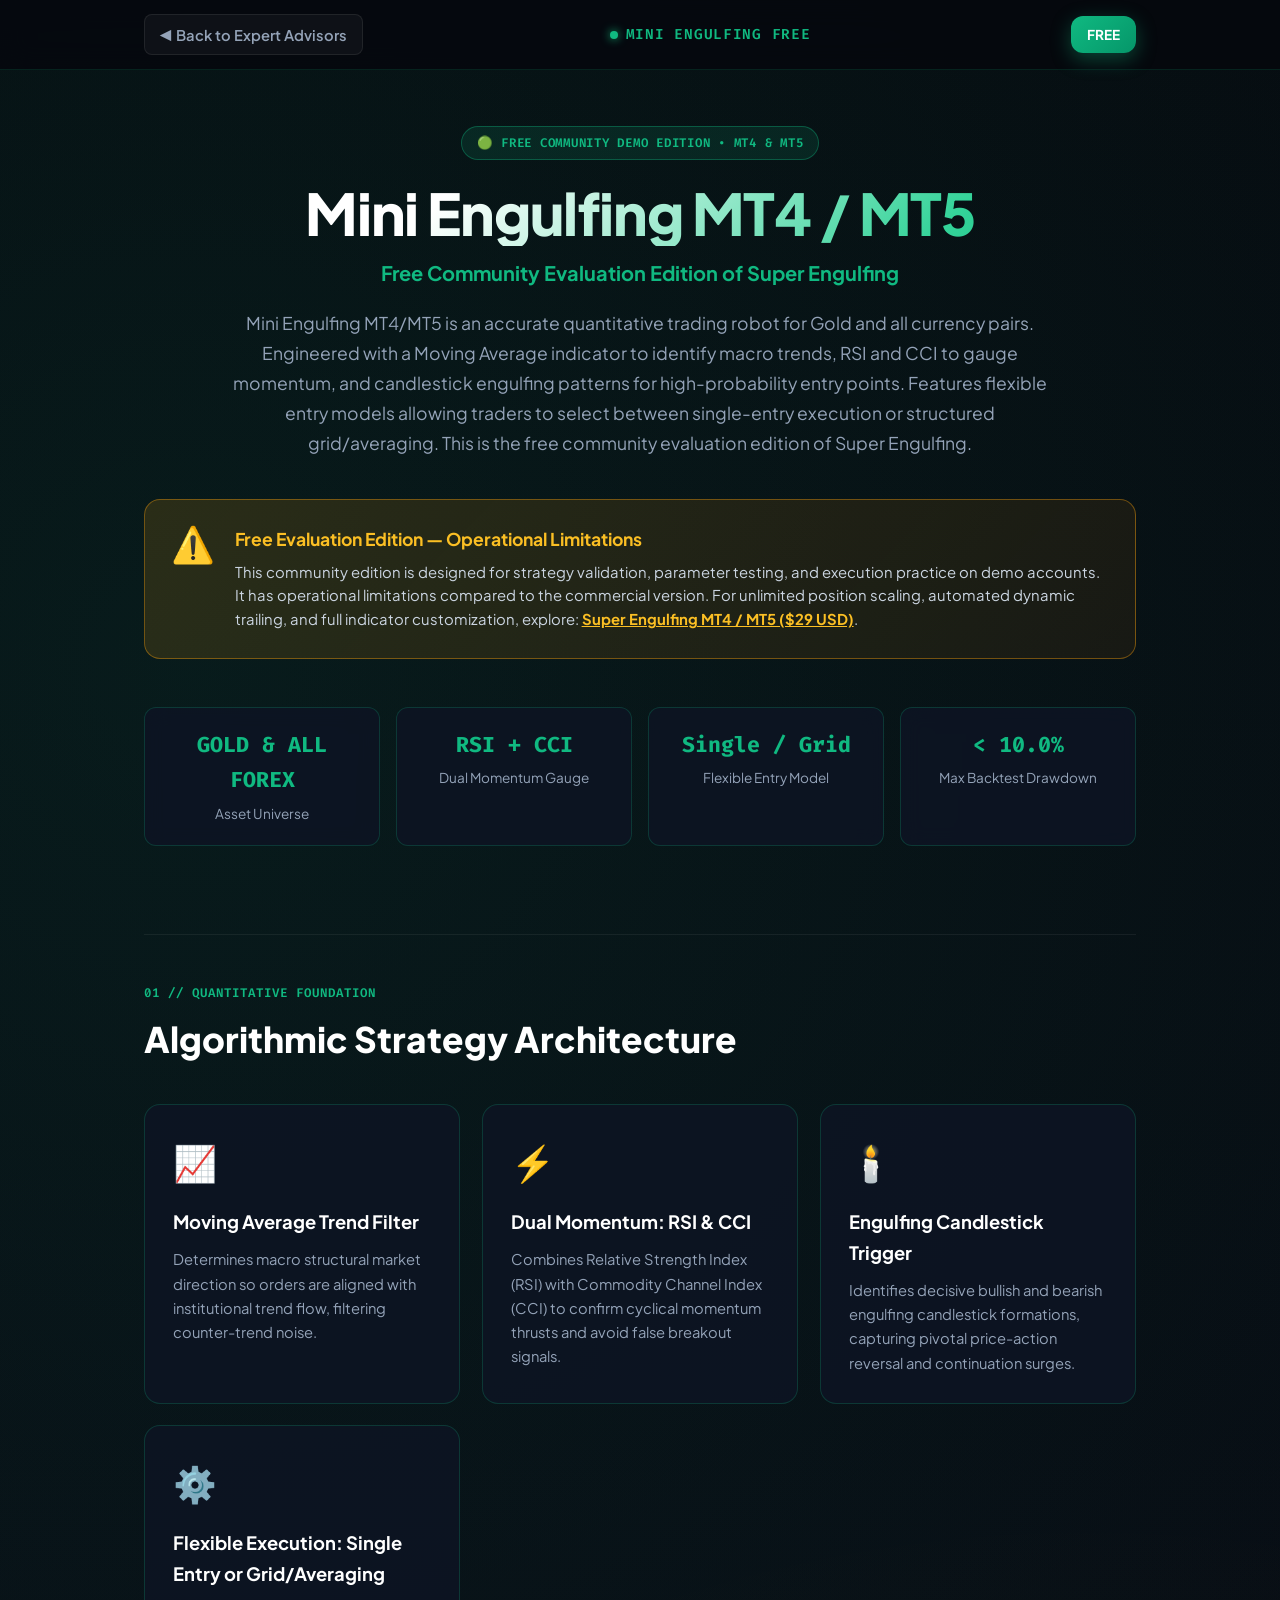
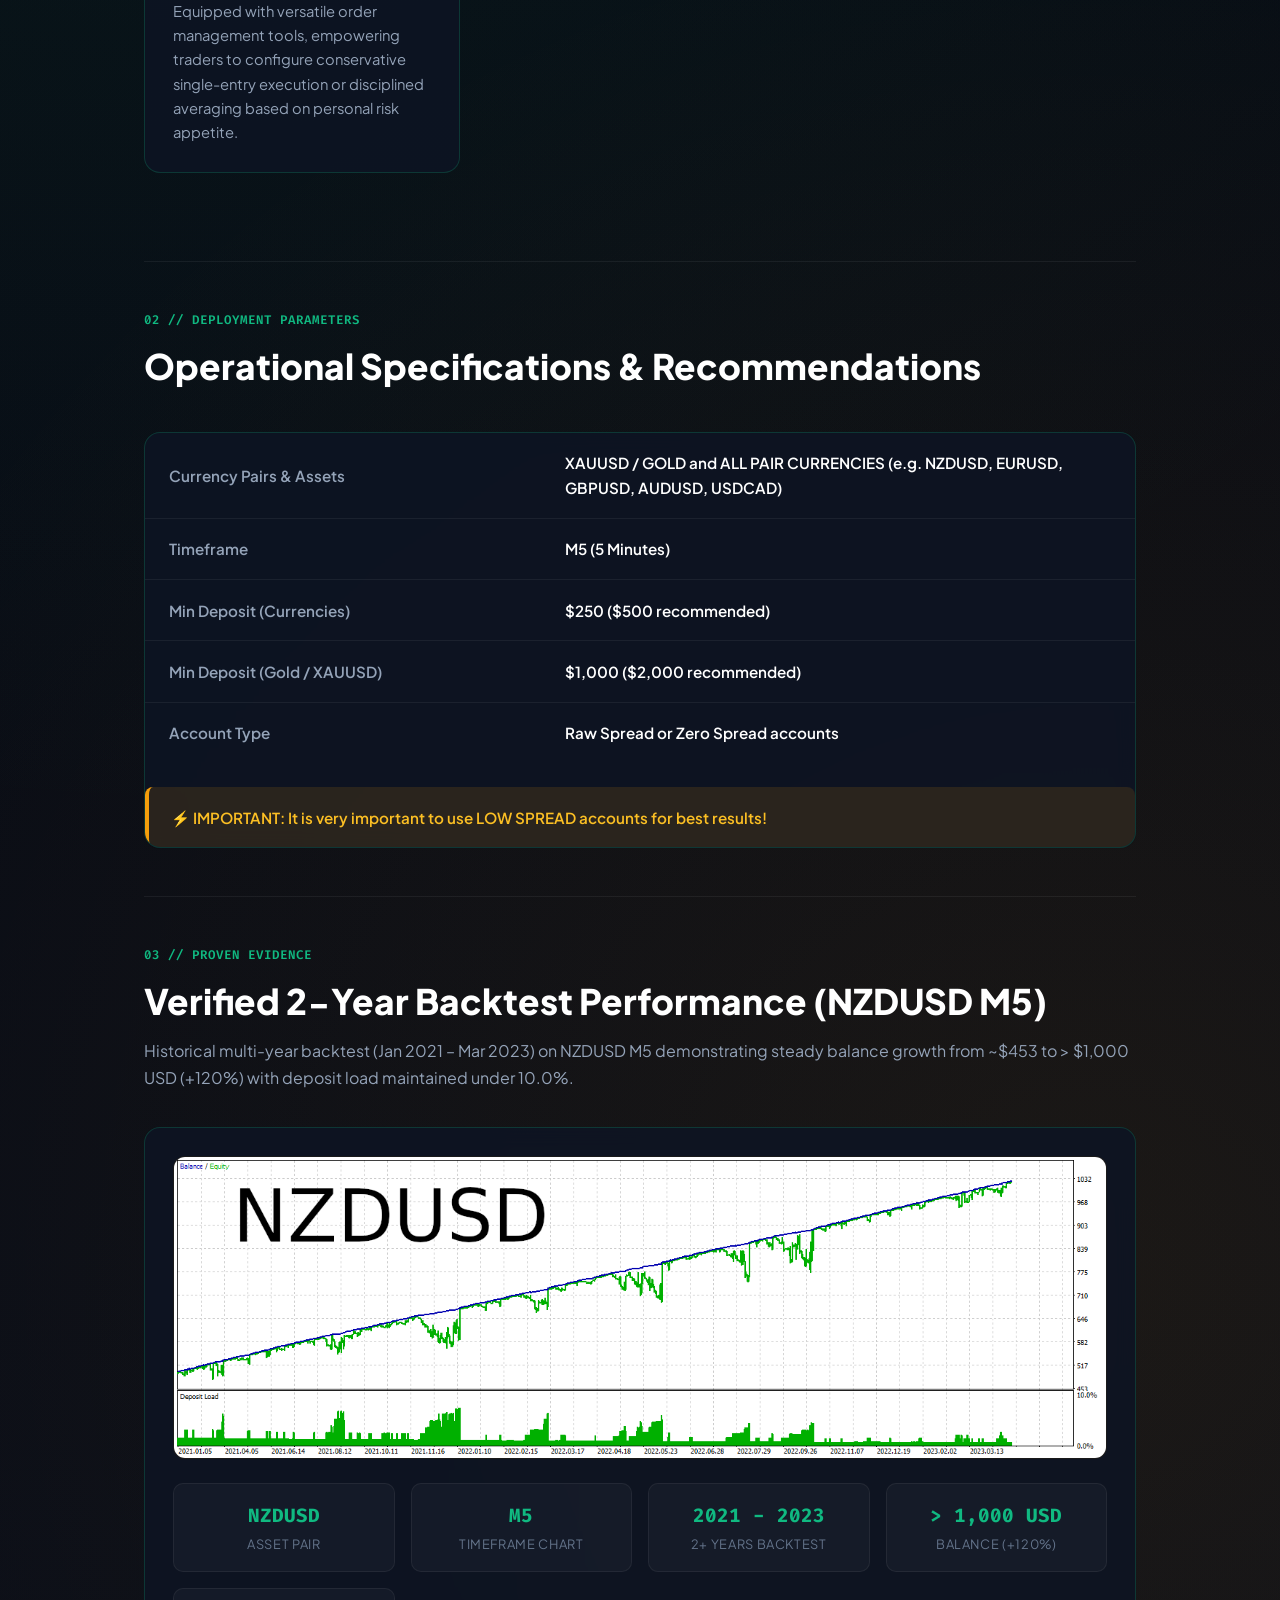
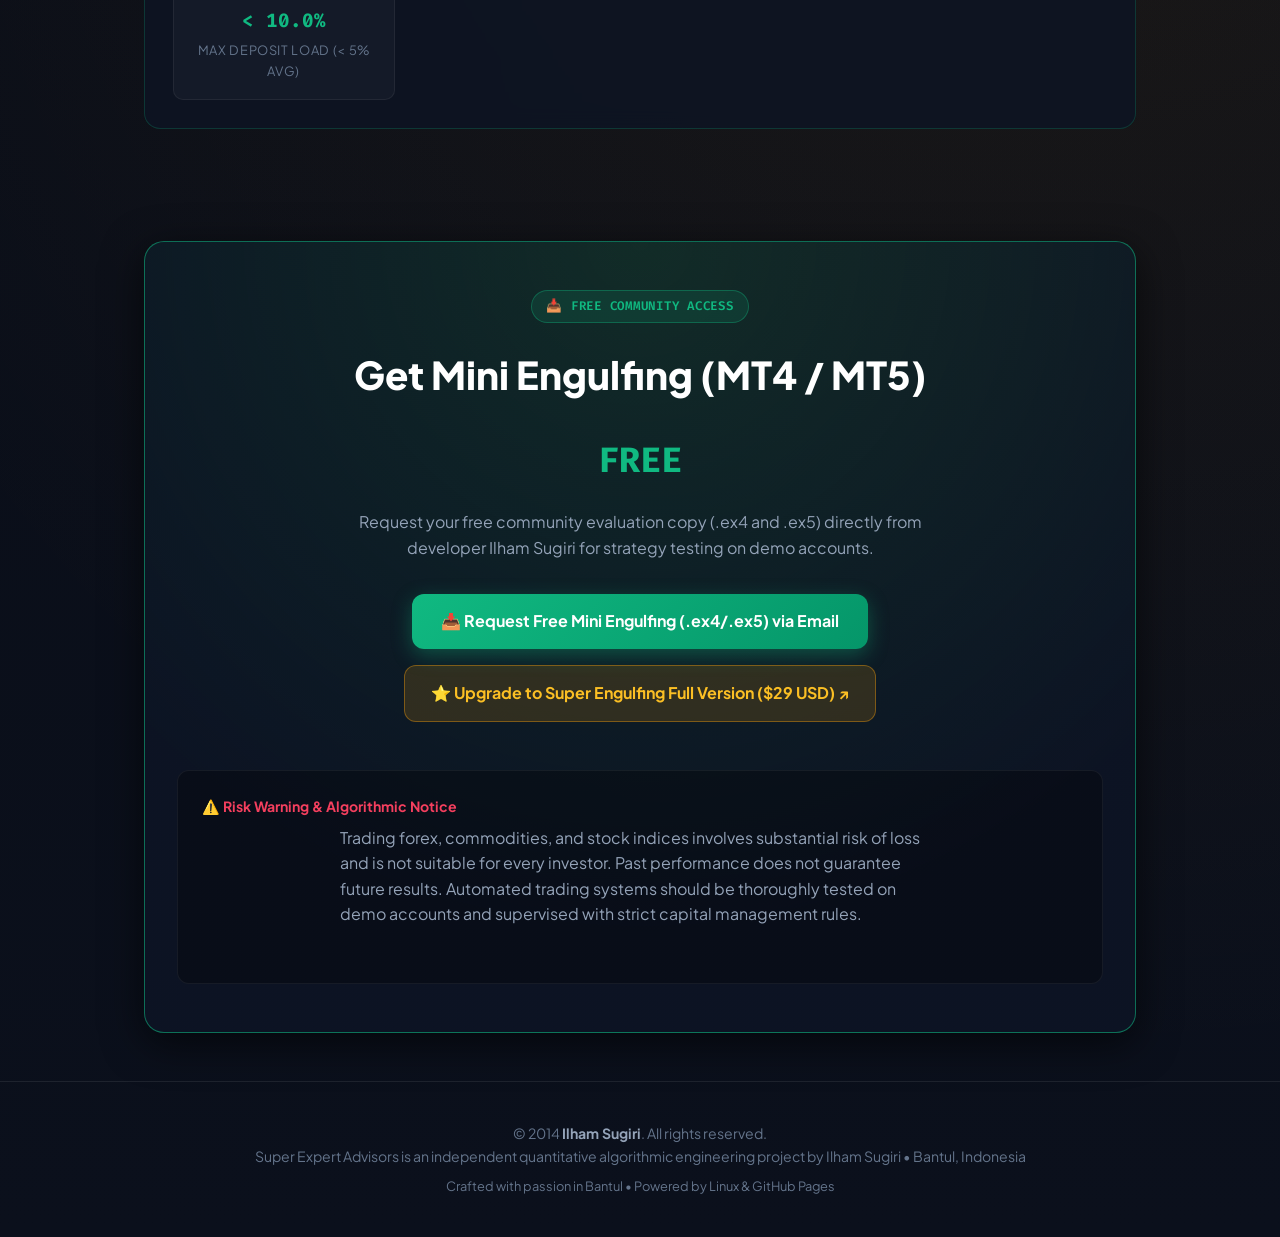
<file: mini-engulfing/index.html>
<!DOCTYPE html>
<html lang="en">
<head>
    <meta charset="UTF-8">
    <meta name="viewport" content="width=device-width, initial-scale=1.0">
    <title>Mini Engulfing MT4 / MT5 | Free Community Edition — Ilham Sugiri</title>
    <meta name="description" content="Official strategy architecture, operational limitations, and verified backtest report for Mini Engulfing MT4/MT5 by Ilham Sugiri. Free community edition of Super Engulfing combining Moving Average trend filter, RSI & CCI momentum gauge, and engulfing candlestick setups with flexible single-entry or grid choices.">
    <meta name="author" content="Ilham Sugiri">

    <!-- Open Graph Meta Tags -->
    <meta property="og:title" content="Mini Engulfing MT4 / MT5 — Free Community Quantitative Robot">
    <meta property="og:description" content="Free community version of Super Engulfing for Gold and all Forex currency pairs with Moving Average trend filter, RSI + CCI momentum, and engulfing logic with single-entry or grid modes.">
    <meta property="og:image" content="../assets/backtest_mini_engulfing_nzdusd.png">
    <meta property="og:url" content="https://superexpertadvisors.web.id/mini-engulfing/">
    <meta property="og:type" content="website">

    <!-- Google Fonts -->
    <link rel="preconnect" href="https://fonts.googleapis.com">
    <link rel="preconnect" href="https://fonts.gstatic.com" crossorigin>
    <link href="https://fonts.googleapis.com/css2?family=Fira+Code:wght@400;500;600;700&family=Plus+Jakarta+Sans:wght@300;400;500;600;700;800&display=swap" rel="stylesheet">

    <link rel="stylesheet" href="../assets/i18n.css">

    <style>
        :root {
            --bg-primary: #06080e;
            --bg-secondary: #0d1424;
            --bg-card: rgba(13, 20, 36, 0.85);
            --border-color: rgba(16, 185, 129, 0.22);
            --border-glow: rgba(16, 185, 129, 0.55);
            
            --accent-gold: #fbbf24;
            --accent-amber: #f59e0b;
            --accent-emerald: #10b981;
            --accent-emerald-dark: #059669;
            --accent-cyan: #06b6d4;
            --accent-rose: #f43f5e;
            
            --text-main: #f8fafc;
            --text-muted: #94a3b8;
            --text-dim: #64748b;
        }

        * {
            margin: 0;
            padding: 0;
            box-sizing: border-box;
        }

        body {
            font-family: 'Plus Jakarta Sans', -apple-system, BlinkMacSystemFont, sans-serif;
            background-color: var(--bg-primary);
            color: var(--text-main);
            line-height: 1.65;
            background-image: 
                radial-gradient(circle at 15% 15%, rgba(16, 185, 129, 0.1) 0%, transparent 45%),
                radial-gradient(circle at 85% 65%, rgba(245, 158, 11, 0.08) 0%, transparent 45%),
                linear-gradient(to bottom, #06080e 0%, #0b101c 100%);
            min-height: 100vh;
        }

        .container {
            max-width: 1040px;
            margin: 0 auto;
            padding: 0 1.5rem;
        }

        /* TOP NAVIGATION */
        header {
            position: sticky;
            top: 0;
            z-index: 100;
            background: rgba(6, 8, 14, 0.9);
            backdrop-filter: blur(14px);
            -webkit-backdrop-filter: blur(14px);
            border-bottom: 1px solid rgba(16, 185, 129, 0.15);
            padding: 0.9rem 0;
        }

        .nav-content {
            display: flex;
            align-items: center;
            justify-content: space-between;
            gap: 1rem;
        }

        .nav-back {
            display: inline-flex;
            align-items: center;
            gap: 0.5rem;
            color: var(--text-muted);
            text-decoration: none;
            font-size: 0.92rem;
            font-weight: 600;
            padding: 0.45rem 0.9rem;
            border-radius: 8px;
            background: rgba(255, 255, 255, 0.04);
            border: 1px solid rgba(255, 255, 255, 0.08);
            transition: all 0.2s ease;
            white-space: nowrap;
            flex-shrink: 0;
        }

        .nav-back:hover {
            color: #fff;
            background: rgba(16, 185, 129, 0.15);
            border-color: var(--accent-emerald);
            transform: translateX(-2px);
        }

        .nav-back-short {
            display: none;
        }

        .nav-title {
            font-family: 'Fira Code', monospace;
            font-size: 0.9rem;
            font-weight: 600;
            color: var(--accent-emerald);
            letter-spacing: 0.05em;
            display: flex;
            align-items: center;
            gap: 0.5rem;
            white-space: nowrap;
        }

        .nav-title .dot {
            width: 8px;
            height: 8px;
            border-radius: 50%;
            background-color: var(--accent-emerald);
            box-shadow: 0 0 10px var(--accent-emerald);
            animation: pulse 2s infinite;
        }

        @keyframes pulse {
            0% { opacity: 0.4; transform: scale(0.9); }
            50% { opacity: 1; transform: scale(1.1); }
            100% { opacity: 0.4; transform: scale(0.9); }
        }

        .nav-actions {
            display: flex;
            align-items: center;
            gap: 0.85rem;
            white-space: nowrap;
            flex-shrink: 0;
        }

        /* HERO SECTION */
        .hero {
            padding: 3.5rem 0 2rem;
            text-align: center;
        }

        .badge-pill {
            display: inline-block;
            font-family: 'Fira Code', monospace;
            font-size: 0.78rem;
            font-weight: 600;
            color: var(--accent-emerald);
            background: rgba(16, 185, 129, 0.12);
            border: 1px solid rgba(16, 185, 129, 0.35);
            padding: 0.35rem 0.9rem;
            border-radius: 999px;
            margin-bottom: 1.25rem;
            text-transform: uppercase;
            letter-spacing: 0.06em;
        }

        .hero-title {
            font-size: clamp(2.4rem, 5.5vw, 3.6rem);
            font-weight: 800;
            line-height: 1.15;
            letter-spacing: -0.02em;
            margin-bottom: 0.6rem;
            background: linear-gradient(135deg, #ffffff 30%, #34d399 80%, #10b981 100%);
            -webkit-background-clip: text;
            -webkit-text-fill-color: transparent;
        }

        .hero-tagline {
            font-size: 1.25rem;
            font-weight: 700;
            color: var(--accent-emerald);
            margin-bottom: 1.25rem;
        }

        .hero-desc {
            font-size: 1.1rem;
            color: var(--text-muted);
            max-width: 820px;
            margin: 0 auto 2.5rem;
            line-height: 1.7;
        }

        /* FREE LIMITATION BANNER */
        .limitation-box {
            background: linear-gradient(135deg, rgba(245, 158, 11, 0.15) 0%, rgba(217, 119, 6, 0.08) 100%);
            border: 1px solid rgba(245, 158, 11, 0.4);
            border-radius: 16px;
            padding: 1.6rem;
            margin: 0 auto 3rem;
            text-align: left;
            display: flex;
            align-items: flex-start;
            gap: 1.25rem;
        }

        .limitation-box .icon {
            font-size: 2.2rem;
            flex-shrink: 0;
            line-height: 1;
        }

        .limitation-box h4 {
            font-size: 1.1rem;
            font-weight: 700;
            color: #fbbf24;
            margin-bottom: 0.4rem;
        }

        .limitation-box p {
            font-size: 0.93rem;
            color: #cbd5e1;
            line-height: 1.6;
        }

        /* QUICK STATS */
        .quick-stats {
            display: grid;
            grid-template-columns: repeat(auto-fit, minmax(210px, 1fr));
            gap: 1rem;
            margin-bottom: 3.5rem;
        }

        .stat-item {
            background: var(--bg-card);
            border: 1px solid var(--border-color);
            border-radius: 12px;
            padding: 1.25rem;
            text-align: center;
            backdrop-filter: blur(10px);
        }

        .stat-item .val {
            font-family: 'Fira Code', monospace;
            font-size: 1.35rem;
            font-weight: 700;
            color: var(--accent-emerald);
            margin-bottom: 0.25rem;
        }

        .stat-item .lbl {
            font-size: 0.85rem;
            color: var(--text-muted);
        }

        /* SECTION STYLES */
        .section {
            padding: 3rem 0;
            border-top: 1px solid rgba(255, 255, 255, 0.06);
        }

        .section-header {
            margin-bottom: 2.25rem;
        }

        .section-tag {
            font-family: 'Fira Code', monospace;
            font-size: 0.78rem;
            font-weight: 600;
            color: var(--accent-emerald);
            letter-spacing: 0.08em;
            display: block;
            margin-bottom: 0.4rem;
        }

        .section-title {
            font-size: clamp(1.6rem, 3vw, 2.2rem);
            font-weight: 800;
            color: #ffffff;
            margin-bottom: 0.5rem;
        }

        /* STRATEGY PILLARS GRID */
        .pillars-grid {
            display: grid;
            grid-template-columns: repeat(auto-fit, minmax(240px, 1fr));
            gap: 1.35rem;
            margin-bottom: 2.5rem;
        }

        .pillar-card {
            background: var(--bg-card);
            border: 1px solid var(--border-color);
            border-radius: 16px;
            padding: 1.75rem;
            position: relative;
            overflow: hidden;
            transition: all 0.25s ease;
        }

        .pillar-card:hover {
            transform: translateY(-3px);
            border-color: rgba(16, 185, 129, 0.45);
            box-shadow: 0 10px 30px rgba(0, 0, 0, 0.5);
        }

        .pillar-icon {
            font-size: 2.2rem;
            margin-bottom: 1rem;
            display: inline-block;
        }

        .pillar-title {
            font-size: 1.15rem;
            font-weight: 700;
            color: #ffffff;
            margin-bottom: 0.6rem;
        }

        .pillar-desc {
            font-size: 0.92rem;
            color: var(--text-muted);
            line-height: 1.65;
        }

        /* SPECS TABLE */
        .specs-card {
            background: var(--bg-card);
            border: 1px solid var(--border-color);
            border-radius: 16px;
            overflow: hidden;
            backdrop-filter: blur(10px);
        }

        .specs-table {
            width: 100%;
            border-collapse: collapse;
        }

        .specs-table tr {
            border-bottom: 1px solid rgba(255, 255, 255, 0.06);
        }

        .specs-table tr:last-child {
            border-bottom: none;
        }

        .specs-table td {
            padding: 1.1rem 1.5rem;
            font-size: 0.95rem;
        }

        .specs-label {
            font-weight: 600;
            color: var(--text-muted);
            width: 40%;
        }

        .specs-value {
            font-weight: 600;
            color: #ffffff;
        }

        .important-alert {
            margin-top: 1.5rem;
            padding: 1.1rem 1.4rem;
            background: rgba(245, 158, 11, 0.12);
            border-left: 4px solid var(--accent-amber);
            border-radius: 8px;
            font-weight: 600;
            color: #fbbf24;
            font-size: 0.95rem;
        }

        /* BACKTEST SECTION */
        .backtest-box {
            background: var(--bg-card);
            border: 1px solid var(--border-color);
            border-radius: 16px;
            padding: 1.75rem;
            backdrop-filter: blur(10px);
        }

        .backtest-img-wrapper {
            width: 100%;
            border-radius: 12px;
            overflow: hidden;
            border: 1px solid rgba(255, 255, 255, 0.1);
            background: #000;
            margin-bottom: 1.5rem;
        }

        .backtest-img {
            width: 100%;
            height: auto;
            display: block;
            object-fit: contain;
        }

        .backtest-metrics-grid {
            display: grid;
            grid-template-columns: repeat(auto-fit, minmax(180px, 1fr));
            gap: 1rem;
            margin-top: 1.5rem;
        }

        .bt-metric {
            background: rgba(255, 255, 255, 0.03);
            border: 1px solid rgba(255, 255, 255, 0.06);
            border-radius: 10px;
            padding: 1rem;
            text-align: center;
        }

        .bt-metric .m-val {
            font-family: 'Fira Code', monospace;
            font-size: 1.2rem;
            font-weight: 700;
            color: var(--accent-emerald);
            margin-bottom: 0.2rem;
        }

        .bt-metric .lbl {
            font-size: 0.8rem;
            color: var(--text-dim);
            text-transform: uppercase;
            letter-spacing: 0.05em;
        }

        /* ORDER CTA */
        .order-card {
            background: radial-gradient(circle at 50% 0%, rgba(16, 185, 129, 0.15) 0%, rgba(13, 20, 36, 0.95) 75%);
            border: 1px solid var(--border-glow);
            border-radius: 20px;
            padding: 3rem 2rem;
            text-align: center;
            margin: 4rem 0 3rem;
            box-shadow: 0 10px 40px rgba(0, 0, 0, 0.6);
        }

        .order-card h2 {
            font-size: clamp(1.8rem, 3.5vw, 2.4rem);
            font-weight: 800;
            color: #ffffff;
            margin-bottom: 0.75rem;
        }

        .order-price-badge {
            display: inline-block;
            font-family: 'Fira Code', monospace;
            font-size: 2.2rem;
            font-weight: 800;
            color: var(--accent-emerald);
            margin: 0.75rem 0 1.25rem;
        }

        .order-card p {
            max-width: 600px;
            margin: 0 auto 2rem;
            color: var(--text-muted);
            font-size: 1rem;
        }

        .order-buttons {
            display: flex;
            justify-content: center;
            gap: 1rem;
            flex-wrap: wrap;
        }

        .btn-order-primary {
            display: inline-flex;
            align-items: center;
            gap: 0.6rem;
            background: linear-gradient(135deg, #10b981 0%, #059669 100%);
            color: #ffffff;
            font-weight: 700;
            font-size: 1rem;
            padding: 0.9rem 1.8rem;
            border-radius: 12px;
            text-decoration: none;
            transition: all 0.25s ease;
            box-shadow: 0 6px 20px rgba(16, 185, 129, 0.35);
        }

        .btn-order-primary:hover {
            transform: translateY(-2px);
            box-shadow: 0 10px 28px rgba(16, 185, 129, 0.5);
            background: linear-gradient(135deg, #34d399 0%, #10b981 100%);
        }

        .btn-order-secondary {
            display: inline-flex;
            align-items: center;
            gap: 0.6rem;
            background: rgba(245, 158, 11, 0.15);
            color: var(--accent-gold);
            font-weight: 700;
            font-size: 1rem;
            padding: 0.9rem 1.6rem;
            border-radius: 12px;
            text-decoration: none;
            border: 1px solid rgba(245, 158, 11, 0.4);
            transition: all 0.25s ease;
        }

        .btn-order-secondary:hover {
            background: rgba(245, 158, 11, 0.25);
            border-color: var(--accent-gold);
            transform: translateY(-2px);
        }

        /* DISCLAIMER */
        .disclaimer-card {
            margin-top: 3rem;
            padding: 1.5rem;
            background: rgba(0, 0, 0, 0.3);
            border: 1px solid rgba(255, 255, 255, 0.06);
            border-radius: 12px;
            text-align: left;
        }

        .disclaimer-title {
            font-size: 0.88rem;
            font-weight: 700;
            color: var(--accent-rose);
            margin-bottom: 0.4rem;
            display: flex;
            align-items: center;
            gap: 0.4rem;
        }

        .disclaimer-text {
            font-size: 0.82rem;
            color: var(--text-dim);
            line-height: 1.6;
        }

        /* FOOTER */
        footer {
            border-top: 1px solid rgba(255, 255, 255, 0.08);
            padding: 2.5rem 0;
            text-align: center;
            color: var(--text-dim);
            font-size: 0.88rem;
        }

        footer strong {
            color: var(--text-muted);
        }

        @media (max-width: 640px) {
            .nav-back span:not(.nav-back-short) {
                display: none;
            }
            .nav-back-short {
                display: inline !important;
            }
            .specs-table td {
                padding: 0.85rem 1rem;
                font-size: 0.88rem;
            }
            .specs-label {
                width: 45%;
            }
            .limitation-box {
                flex-direction: column;
                gap: 0.75rem;
            }
        }
    </style>
</head>
<body>

    <!-- STICKY HEADER -->
    <header>
        <div class="container nav-content">
            <a href="../" class="nav-back">
                <span>◀ Back to Expert Advisors</span>
                <span class="nav-back-short">◀ EA Hub</span>
            </a>

            <div class="nav-title">
                <span class="dot"></span>
                <span>MINI ENGULFING FREE</span>
            </div>

            <div class="nav-actions">
                <div id="i18n-selector-mount"></div>
                <a href="#order" class="btn-order-primary" style="padding: 0.45rem 1rem; font-size: 0.85rem;">
                    <span>FREE</span>
                </a>
            </div>
        </div>
    </header>

    <main class="container">

        <!-- HERO -->
        <section class="hero">
            <span class="badge-pill" data-i18n="me_page_tag">🟢 FREE COMMUNITY DEMO EDITION • MT4 & MT5</span>
            <h1 class="hero-title" data-i18n="me_title">Mini Engulfing MT4 / MT5</h1>
            <p class="hero-tagline" data-i18n="me_tagline">Free Community Evaluation Edition of Super Engulfing</p>
            <p class="hero-desc" data-i18n="me_hero_desc">
                Mini Engulfing MT4/MT5 is an accurate quantitative trading robot for Gold and all currency pairs. Engineered with a Moving Average indicator to identify macro trends, RSI and CCI to gauge momentum, and candlestick engulfing patterns for high-probability entry points. Features flexible entry models allowing traders to select between single-entry execution or structured grid/averaging. This is the free community evaluation edition of Super Engulfing.
            </p>

            <!-- LIMITATION NOTICE -->
            <div class="limitation-box">
                <div class="icon">⚠️</div>
                <div>
                    <h4 data-i18n="me_free_notice_title">Free Evaluation Edition — Operational Limitations</h4>
                    <p data-i18n="me_free_notice_desc">
                        This community edition is designed for strategy validation, parameter testing, and execution practice on demo accounts. It has operational limitations compared to the commercial version. For unlimited position scaling, automated dynamic trailing, and full indicator customization, explore: <a href="../super-engulfing/" style="color: #fbbf24; font-weight: 700; text-decoration: underline;">Super Engulfing MT4 / MT5 ($29 USD)</a>.
                    </p>
                </div>
            </div>

            <!-- QUICK STATS -->
            <div class="quick-stats">
                <div class="stat-item">
                    <div class="val">GOLD & ALL FOREX</div>
                    <div class="lbl">Asset Universe</div>
                </div>
                <div class="stat-item">
                    <div class="val">RSI + CCI</div>
                    <div class="lbl">Dual Momentum Gauge</div>
                </div>
                <div class="stat-item">
                    <div class="val">Single / Grid</div>
                    <div class="lbl">Flexible Entry Model</div>
                </div>
                <div class="stat-item">
                    <div class="val">&lt; 10.0%</div>
                    <div class="lbl">Max Backtest Drawdown</div>
                </div>
            </div>
        </section>

        <!-- STRATEGY ARCHITECTURE -->
        <section class="section">
            <div class="section-header">
                <span class="section-tag">01 // QUANTITATIVE FOUNDATION</span>
                <h2 class="section-title" data-i18n="me_sec_strat_title">Algorithmic Strategy Architecture</h2>
            </div>

            <div class="pillars-grid">
                <!-- Pillar 1 -->
                <div class="pillar-card">
                    <div class="pillar-icon">📈</div>
                    <h3 class="pillar-title" data-i18n="me_strat_ma_title">Moving Average Trend Filter</h3>
                    <p class="pillar-desc" data-i18n="me_strat_ma_desc">
                        Determines macro structural market direction so orders are aligned with institutional trend flow, filtering counter-trend noise.
                    </p>
                </div>

                <!-- Pillar 2 -->
                <div class="pillar-card">
                    <div class="pillar-icon">⚡</div>
                    <h3 class="pillar-title" data-i18n="me_strat_dual_title">Dual Momentum: RSI & CCI</h3>
                    <p class="pillar-desc" data-i18n="me_strat_dual_desc">
                        Combines Relative Strength Index (RSI) with Commodity Channel Index (CCI) to confirm cyclical momentum thrusts and avoid false breakout signals.
                    </p>
                </div>

                <!-- Pillar 3 -->
                <div class="pillar-card">
                    <div class="pillar-icon">🕯️</div>
                    <h3 class="pillar-title" data-i18n="me_strat_engulfing_title">Engulfing Candlestick Trigger</h3>
                    <p class="pillar-desc" data-i18n="me_strat_engulfing_desc">
                        Identifies decisive bullish and bearish engulfing candlestick formations, capturing pivotal price-action reversal and continuation surges.
                    </p>
                </div>

                <!-- Pillar 4 -->
                <div class="pillar-card">
                    <div class="pillar-icon">⚙️</div>
                    <h3 class="pillar-title" data-i18n="me_strat_flex_title">Flexible Execution: Single Entry or Grid/Averaging</h3>
                    <p class="pillar-desc" data-i18n="me_strat_flex_desc">
                        Equipped with versatile order management tools, empowering traders to configure conservative single-entry execution or disciplined averaging based on personal risk appetite.
                    </p>
                </div>
            </div>
        </section>

        <!-- SPECIFICATIONS & RECOMMENDATIONS -->
        <section class="section">
            <div class="section-header">
                <span class="section-tag">02 // DEPLOYMENT PARAMETERS</span>
                <h2 class="section-title" data-i18n="me_sec_recom_title">Operational Specifications & Recommendations</h2>
            </div>

            <div class="specs-card">
                <table class="specs-table">
                    <tr>
                        <td class="specs-label" data-i18n="me_rec_pairs_lbl">Currency Pairs & Assets</td>
                        <td class="specs-value" data-i18n="me_rec_pairs_val">XAUUSD / GOLD and ALL PAIR CURRENCIES (e.g. NZDUSD, EURUSD, GBPUSD, AUDUSD, USDCAD)</td>
                    </tr>
                    <tr>
                        <td class="specs-label" data-i18n="me_rec_tf_lbl">Timeframe</td>
                        <td class="specs-value" data-i18n="me_rec_tf_val">M5 (5 Minutes)</td>
                    </tr>
                    <tr>
                        <td class="specs-label" data-i18n="me_rec_dep_fx_lbl">Min Deposit (Currencies)</td>
                        <td class="specs-value" data-i18n="me_rec_dep_fx_val">$250 ($500 recommended)</td>
                    </tr>
                    <tr>
                        <td class="specs-label" data-i18n="me_rec_dep_gold_lbl">Min Deposit (Gold / XAUUSD)</td>
                        <td class="specs-value" data-i18n="me_rec_dep_gold_val">$1,000 ($2,000 recommended)</td>
                    </tr>
                    <tr>
                        <td class="specs-label" data-i18n="me_rec_acc_lbl">Account Type</td>
                        <td class="specs-value" data-i18n="me_rec_acc_val">Raw Spread or Zero Spread accounts</td>
                    </tr>
                </table>

                <div class="important-alert" data-i18n="me_rec_imp_note">
                    ⚡ IMPORTANT: It is very important to use LOW SPREAD accounts for best results!
                </div>
            </div>
        </section>

        <!-- VERIFIED HISTORICAL BACKTEST -->
        <section class="section">
            <div class="section-header">
                <span class="section-tag">03 // PROVEN EVIDENCE</span>
                <h2 class="section-title" data-i18n="me_sec_bt_title">Verified 2-Year Backtest Performance (NZDUSD M5)</h2>
                <p class="section-desc" style="color: var(--text-muted);" data-i18n="me_bt_desc">
                    Historical multi-year backtest (Jan 2021 – Mar 2023) on NZDUSD M5 demonstrating steady balance growth from ~$453 to > $1,000 USD (+120%) with deposit load maintained under 10.0%.
                </p>
            </div>

            <div class="backtest-box">
                <div class="backtest-img-wrapper">
                    <img src="../assets/backtest_mini_engulfing_nzdusd.png" alt="Mini Engulfing NZDUSD M5 Backtest Chart" class="backtest-img">
                </div>

                <div class="backtest-metrics-grid">
                    <div class="bt-metric">
                        <div class="m-val">NZDUSD</div>
                        <div class="lbl">Asset Pair</div>
                    </div>
                    <div class="bt-metric">
                        <div class="m-val">M5</div>
                        <div class="lbl">Timeframe Chart</div>
                    </div>
                    <div class="bt-metric">
                        <div class="m-val">2021 - 2023</div>
                        <div class="lbl">2+ Years Backtest</div>
                    </div>
                    <div class="bt-metric">
                        <div class="m-val">&gt; 1,000 USD</div>
                        <div class="lbl">Balance (+120%)</div>
                    </div>
                    <div class="bt-metric">
                        <div class="m-val">&lt; 10.0%</div>
                        <div class="lbl">Max Deposit Load (&lt; 5% Avg)</div>
                    </div>
                </div>
            </div>
        </section>

        <!-- ORDER & INQUIRY CARD -->
        <section class="order-card" id="order">
            <span class="badge-pill">📥 FREE COMMUNITY ACCESS</span>
            <h2>Get Mini Engulfing (MT4 / MT5)</h2>
            <div class="order-price-badge">FREE</div>
            <p>
                Request your free community evaluation copy (.ex4 and .ex5) directly from developer Ilham Sugiri for strategy testing on demo accounts.
            </p>

            <div class="order-buttons">
                <a href="mailto:ilham.piranha08@gmail.com?subject=Request%20Free%20Mini%20Engulfing%20EA" class="btn-order-primary">
                    <span data-i18n="me_btn_order_email">📥 Request Free Mini Engulfing (.ex4/.ex5) via Email</span>
                </a>
                <a href="../super-engulfing/" class="btn-order-secondary">
                    <span data-i18n="me_btn_view_paid">⭐ Upgrade to Super Engulfing Full Version ($29 USD) ↗</span>
                </a>
            </div>

            <div class="disclaimer-card">
                <div class="disclaimer-title" data-i18n="ea_disclaimer_title">
                    ⚠️ Risk Warning & Algorithmic Notice
                </div>
                <p class="disclaimer-text" data-i18n="ea_disclaimer_desc">
                    Trading forex, commodities, and stock indices involves substantial risk of loss and is not suitable for every investor. Past performance does not guarantee future results. Automated trading systems should be thoroughly tested on demo accounts and supervised with strict capital management rules.
                </p>
            </div>
        </section>

    </main>

    <!-- FOOTER -->
    <footer>
        <div class="container">
            <p data-i18n="footer_rights">&copy; 2014 <strong>Ilham Sugiri</strong>. All rights reserved.</p>
            <p data-i18n="ea_footer_sub">Super Expert Advisors is an independent quantitative algorithmic engineering project by Ilham Sugiri • Bantul, Indonesia</p>
            <p style="margin-top: 0.5rem; font-size: 0.8rem; color: #64748b;" data-i18n="footer_crafted">Crafted with passion in Bantul • Powered by Linux & GitHub Pages</p>
        </div>
    </footer>

    <!-- MODULAR I18N MODULES & ENGINE -->
    <script src="../assets/i18n/core.js"></script>
    <script src="../assets/i18n/ea.js"></script>
    <script src="../assets/i18n.js"></script>
</body>
</html>
</file>
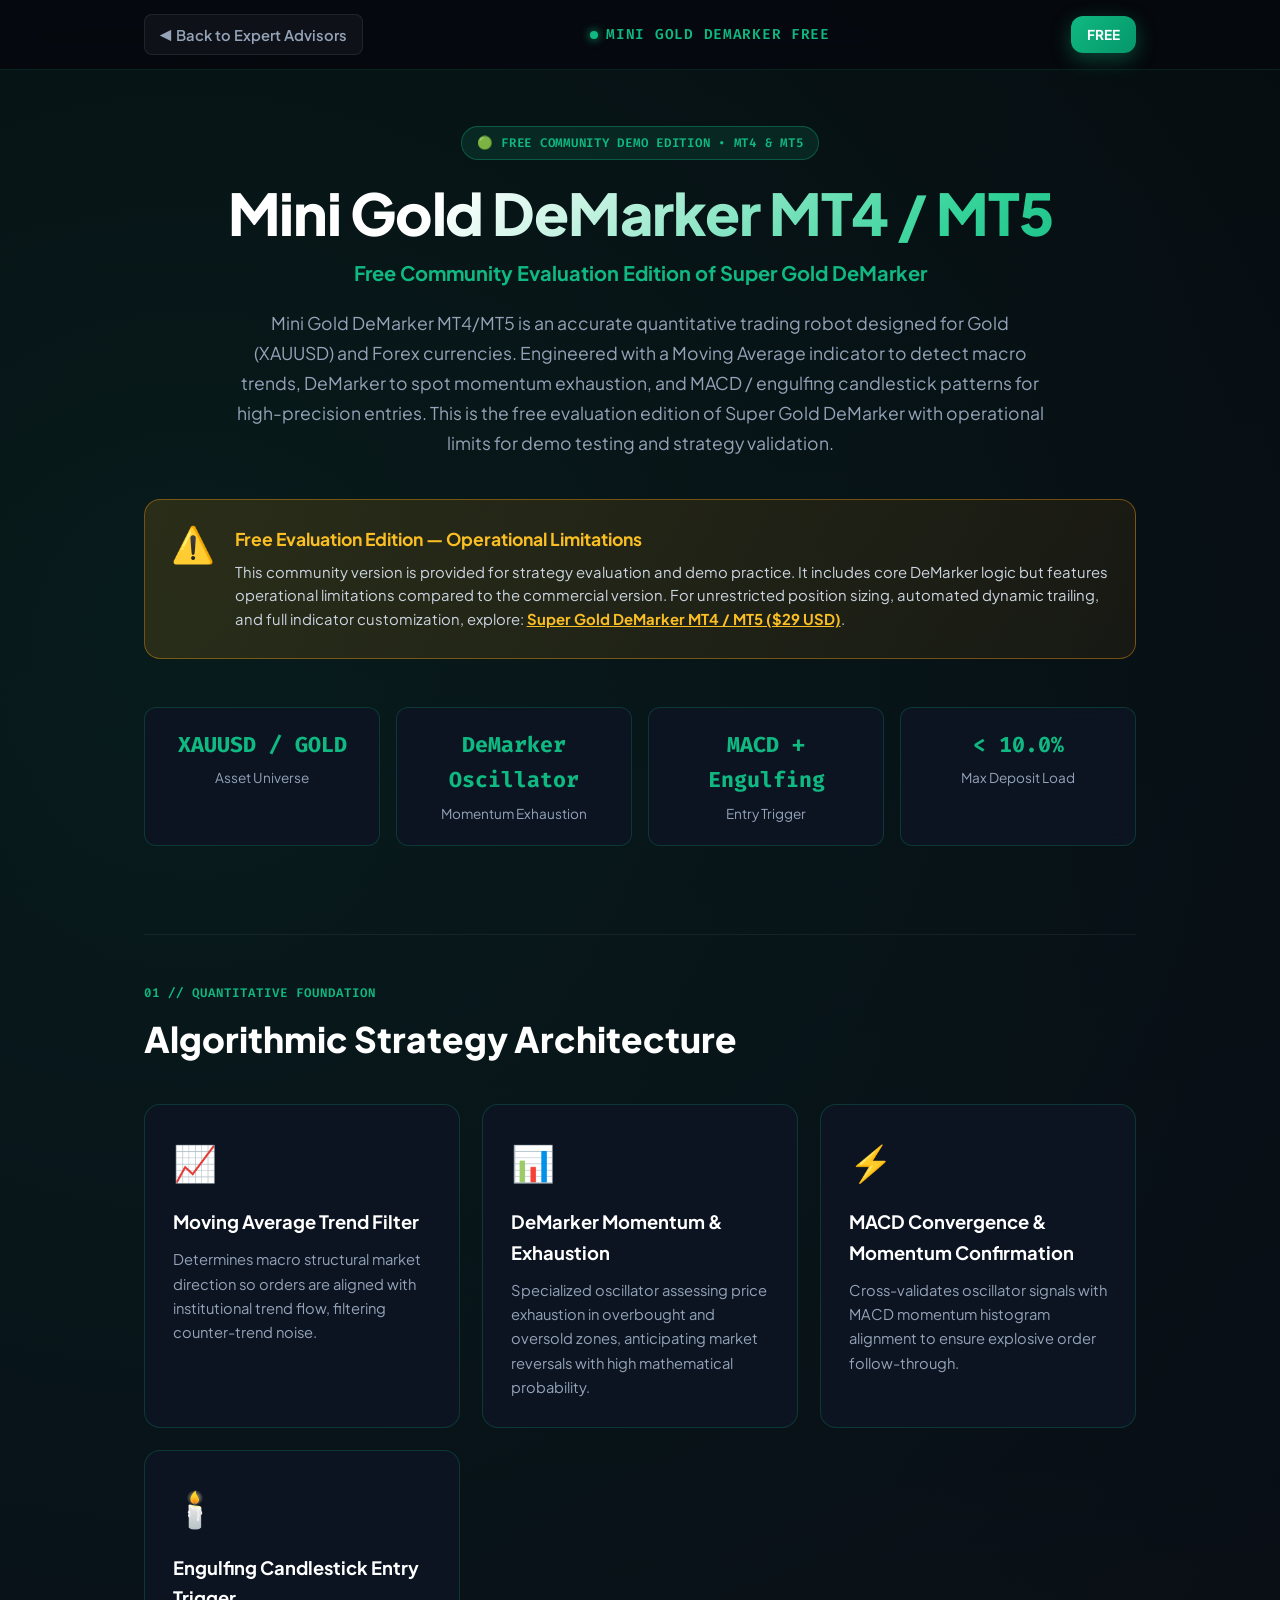
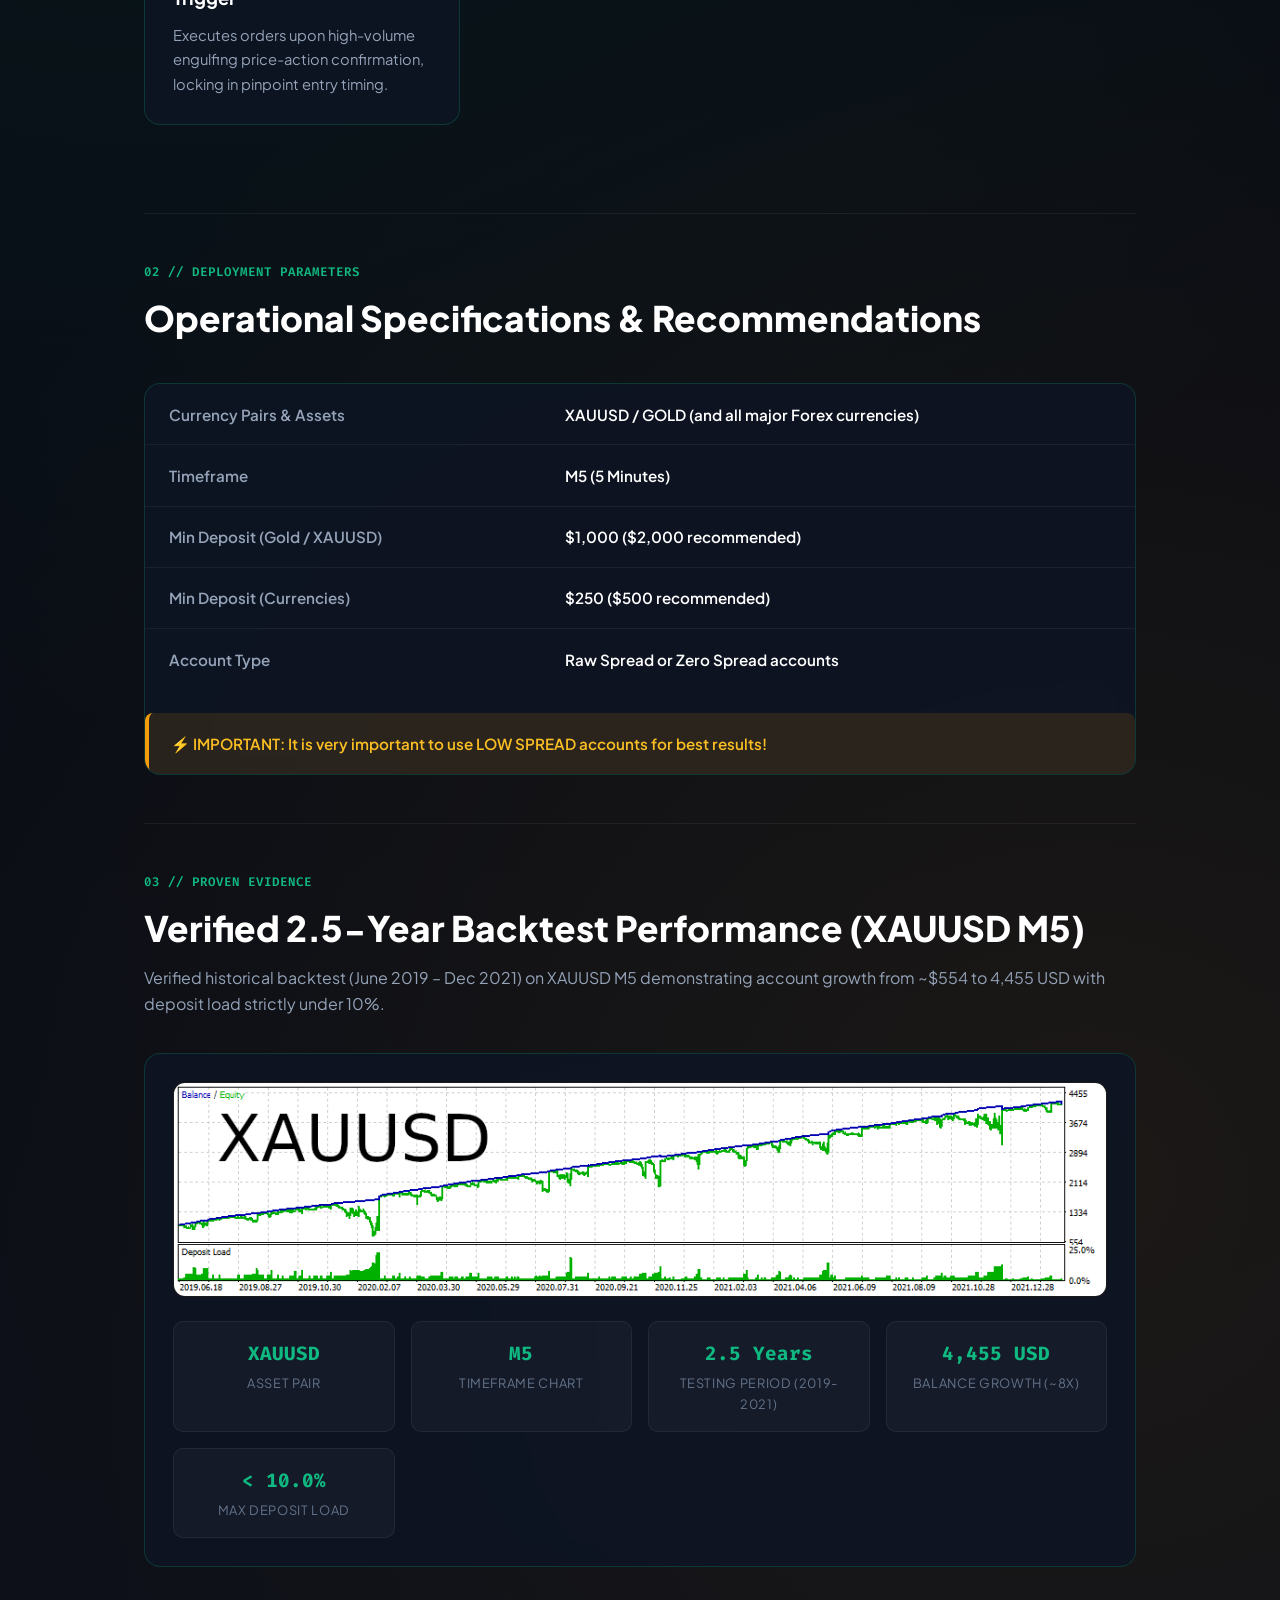
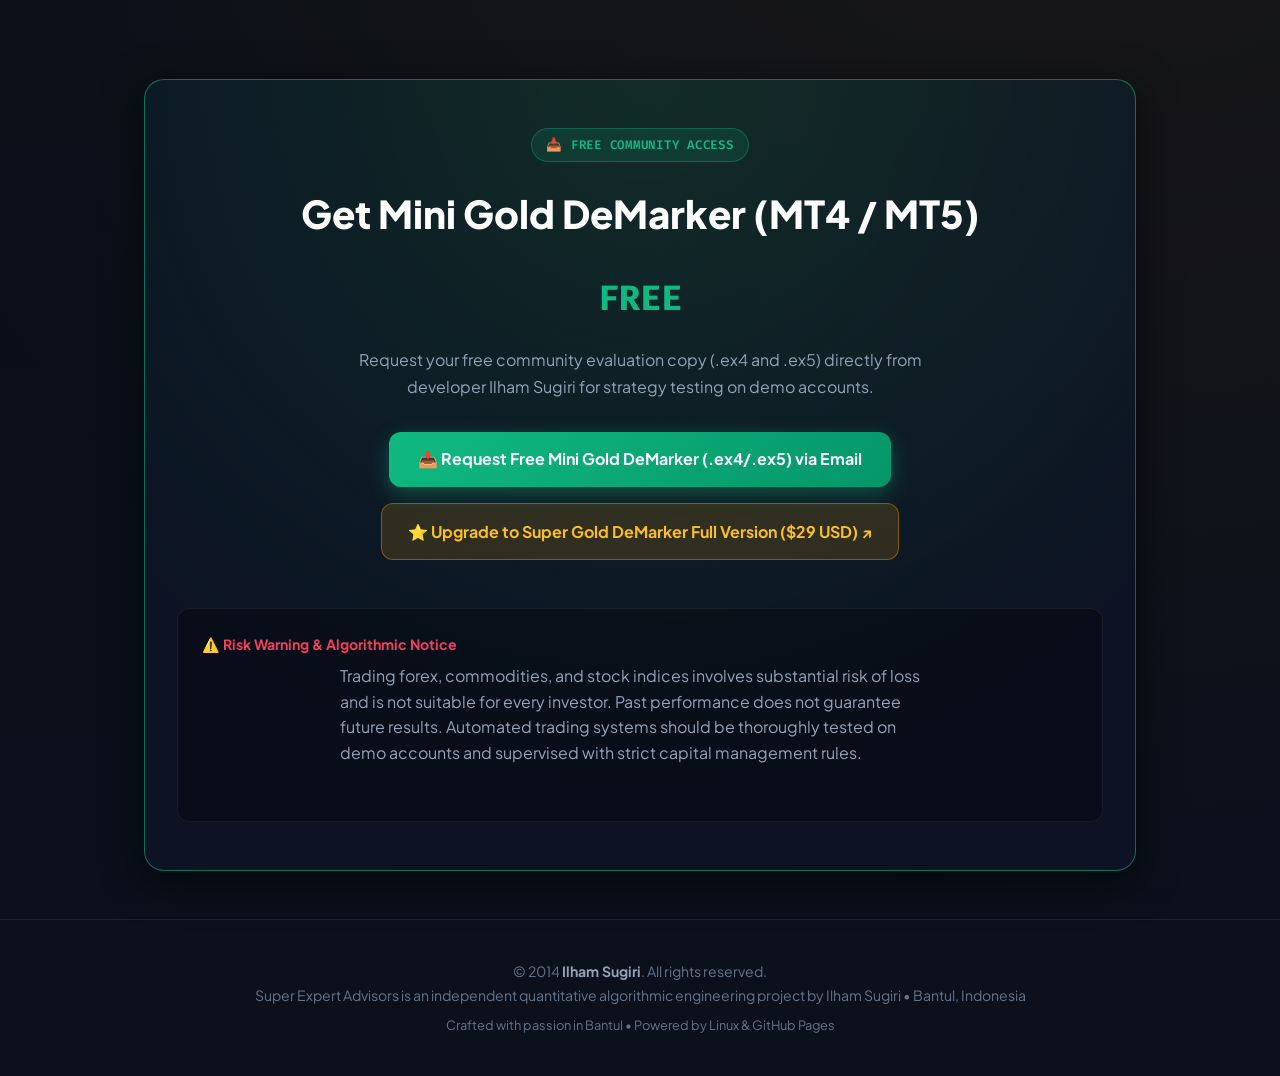
<file: mini-gold-demarker/index.html>
<!DOCTYPE html>
<html lang="en">
<head>
    <meta charset="UTF-8">
    <meta name="viewport" content="width=device-width, initial-scale=1.0">
    <title>Mini Gold DeMarker MT4 / MT5 | Free Community Edition — Ilham Sugiri</title>
    <meta name="description" content="Official strategy architecture, operational limitations, and verified 2.5-year backtest report for Mini Gold DeMarker MT4/MT5 by Ilham Sugiri. Free community edition of Super Gold DeMarker combining Moving Average trend filter, DeMarker oscillator, and MACD/engulfing candle setups for Gold (XAUUSD).">
    <meta name="author" content="Ilham Sugiri">

    <!-- Open Graph Meta Tags -->
    <meta property="og:title" content="Mini Gold DeMarker MT4 / MT5 — Free Community Quantitative Robot">
    <meta property="og:description" content="Free community version of Super Gold DeMarker for Gold (XAUUSD) and Forex currencies with Moving Average trend filter, DeMarker momentum exhaustion, and MACD / engulfing trigger logic.">
    <meta property="og:image" content="../assets/backtest_mini_gold_demarker_xauusd.png">
    <meta property="og:url" content="https://superexpertadvisors.web.id/mini-gold-demarker/">
    <meta property="og:type" content="website">

    <!-- Google Fonts -->
    <link rel="preconnect" href="https://fonts.googleapis.com">
    <link rel="preconnect" href="https://fonts.gstatic.com" crossorigin>
    <link href="https://fonts.googleapis.com/css2?family=Fira+Code:wght@400;500;600;700&family=Plus+Jakarta+Sans:wght@300;400;500;600;700;800&display=swap" rel="stylesheet">

    <link rel="stylesheet" href="../assets/i18n.css">

    <style>
        :root {
            --bg-primary: #06080e;
            --bg-secondary: #0d1424;
            --bg-card: rgba(13, 20, 36, 0.85);
            --border-color: rgba(16, 185, 129, 0.22);
            --border-glow: rgba(16, 185, 129, 0.55);
            
            --accent-gold: #fbbf24;
            --accent-amber: #f59e0b;
            --accent-emerald: #10b981;
            --accent-emerald-dark: #059669;
            --accent-cyan: #06b6d4;
            --accent-rose: #f43f5e;
            
            --text-main: #f8fafc;
            --text-muted: #94a3b8;
            --text-dim: #64748b;
        }

        * {
            margin: 0;
            padding: 0;
            box-sizing: border-box;
        }

        body {
            font-family: 'Plus Jakarta Sans', -apple-system, BlinkMacSystemFont, sans-serif;
            background-color: var(--bg-primary);
            color: var(--text-main);
            line-height: 1.65;
            background-image: 
                radial-gradient(circle at 15% 15%, rgba(16, 185, 129, 0.1) 0%, transparent 45%),
                radial-gradient(circle at 85% 65%, rgba(245, 158, 11, 0.08) 0%, transparent 45%),
                linear-gradient(to bottom, #06080e 0%, #0b101c 100%);
            min-height: 100vh;
        }

        .container {
            max-width: 1040px;
            margin: 0 auto;
            padding: 0 1.5rem;
        }

        /* TOP NAVIGATION */
        header {
            position: sticky;
            top: 0;
            z-index: 100;
            background: rgba(6, 8, 14, 0.9);
            backdrop-filter: blur(14px);
            -webkit-backdrop-filter: blur(14px);
            border-bottom: 1px solid rgba(16, 185, 129, 0.15);
            padding: 0.9rem 0;
        }

        .nav-content {
            display: flex;
            align-items: center;
            justify-content: space-between;
            gap: 1rem;
        }

        .nav-back {
            display: inline-flex;
            align-items: center;
            gap: 0.5rem;
            color: var(--text-muted);
            text-decoration: none;
            font-size: 0.92rem;
            font-weight: 600;
            padding: 0.45rem 0.9rem;
            border-radius: 8px;
            background: rgba(255, 255, 255, 0.04);
            border: 1px solid rgba(255, 255, 255, 0.08);
            transition: all 0.2s ease;
            white-space: nowrap;
            flex-shrink: 0;
        }

        .nav-back:hover {
            color: #fff;
            background: rgba(16, 185, 129, 0.15);
            border-color: var(--accent-emerald);
            transform: translateX(-2px);
        }

        .nav-back-short {
            display: none;
        }

        .nav-title {
            font-family: 'Fira Code', monospace;
            font-size: 0.9rem;
            font-weight: 600;
            color: var(--accent-emerald);
            letter-spacing: 0.05em;
            display: flex;
            align-items: center;
            gap: 0.5rem;
            white-space: nowrap;
        }

        .nav-title .dot {
            width: 8px;
            height: 8px;
            border-radius: 50%;
            background-color: var(--accent-emerald);
            box-shadow: 0 0 10px var(--accent-emerald);
            animation: pulse 2s infinite;
        }

        @keyframes pulse {
            0% { opacity: 0.4; transform: scale(0.9); }
            50% { opacity: 1; transform: scale(1.1); }
            100% { opacity: 0.4; transform: scale(0.9); }
        }

        .nav-actions {
            display: flex;
            align-items: center;
            gap: 0.85rem;
            white-space: nowrap;
            flex-shrink: 0;
        }

        /* HERO SECTION */
        .hero {
            padding: 3.5rem 0 2rem;
            text-align: center;
        }

        .badge-pill {
            display: inline-block;
            font-family: 'Fira Code', monospace;
            font-size: 0.78rem;
            font-weight: 600;
            color: var(--accent-emerald);
            background: rgba(16, 185, 129, 0.12);
            border: 1px solid rgba(16, 185, 129, 0.35);
            padding: 0.35rem 0.9rem;
            border-radius: 999px;
            margin-bottom: 1.25rem;
            text-transform: uppercase;
            letter-spacing: 0.06em;
        }

        .hero-title {
            font-size: clamp(2.4rem, 5.5vw, 3.6rem);
            font-weight: 800;
            line-height: 1.15;
            letter-spacing: -0.02em;
            margin-bottom: 0.6rem;
            background: linear-gradient(135deg, #ffffff 30%, #34d399 80%, #10b981 100%);
            -webkit-background-clip: text;
            -webkit-text-fill-color: transparent;
        }

        .hero-tagline {
            font-size: 1.25rem;
            font-weight: 700;
            color: var(--accent-emerald);
            margin-bottom: 1.25rem;
        }

        .hero-desc {
            font-size: 1.1rem;
            color: var(--text-muted);
            max-width: 820px;
            margin: 0 auto 2.5rem;
            line-height: 1.7;
        }

        /* FREE LIMITATION BANNER */
        .limitation-box {
            background: linear-gradient(135deg, rgba(245, 158, 11, 0.15) 0%, rgba(217, 119, 6, 0.08) 100%);
            border: 1px solid rgba(245, 158, 11, 0.4);
            border-radius: 16px;
            padding: 1.6rem;
            margin: 0 auto 3rem;
            text-align: left;
            display: flex;
            align-items: flex-start;
            gap: 1.25rem;
        }

        .limitation-box .icon {
            font-size: 2.2rem;
            flex-shrink: 0;
            line-height: 1;
        }

        .limitation-box h4 {
            font-size: 1.1rem;
            font-weight: 700;
            color: #fbbf24;
            margin-bottom: 0.4rem;
        }

        .limitation-box p {
            font-size: 0.93rem;
            color: #cbd5e1;
            line-height: 1.6;
        }

        /* QUICK STATS */
        .quick-stats {
            display: grid;
            grid-template-columns: repeat(auto-fit, minmax(210px, 1fr));
            gap: 1rem;
            margin-bottom: 3.5rem;
        }

        .stat-item {
            background: var(--bg-card);
            border: 1px solid var(--border-color);
            border-radius: 12px;
            padding: 1.25rem;
            text-align: center;
            backdrop-filter: blur(10px);
        }

        .stat-item .val {
            font-family: 'Fira Code', monospace;
            font-size: 1.35rem;
            font-weight: 700;
            color: var(--accent-emerald);
            margin-bottom: 0.25rem;
        }

        .stat-item .lbl {
            font-size: 0.85rem;
            color: var(--text-muted);
        }

        /* SECTION STYLES */
        .section {
            padding: 3rem 0;
            border-top: 1px solid rgba(255, 255, 255, 0.06);
        }

        .section-header {
            margin-bottom: 2.25rem;
        }

        .section-tag {
            font-family: 'Fira Code', monospace;
            font-size: 0.78rem;
            font-weight: 600;
            color: var(--accent-emerald);
            letter-spacing: 0.08em;
            display: block;
            margin-bottom: 0.4rem;
        }

        .section-title {
            font-size: clamp(1.6rem, 3vw, 2.2rem);
            font-weight: 800;
            color: #ffffff;
            margin-bottom: 0.5rem;
        }

        /* STRATEGY PILLARS GRID */
        .pillars-grid {
            display: grid;
            grid-template-columns: repeat(auto-fit, minmax(240px, 1fr));
            gap: 1.35rem;
            margin-bottom: 2.5rem;
        }

        .pillar-card {
            background: var(--bg-card);
            border: 1px solid var(--border-color);
            border-radius: 16px;
            padding: 1.75rem;
            position: relative;
            overflow: hidden;
            transition: all 0.25s ease;
        }

        .pillar-card:hover {
            transform: translateY(-3px);
            border-color: rgba(16, 185, 129, 0.45);
            box-shadow: 0 10px 30px rgba(0, 0, 0, 0.5);
        }

        .pillar-icon {
            font-size: 2.2rem;
            margin-bottom: 1rem;
            display: inline-block;
        }

        .pillar-title {
            font-size: 1.15rem;
            font-weight: 700;
            color: #ffffff;
            margin-bottom: 0.6rem;
        }

        .pillar-desc {
            font-size: 0.92rem;
            color: var(--text-muted);
            line-height: 1.65;
        }

        /* SPECS TABLE */
        .specs-card {
            background: var(--bg-card);
            border: 1px solid var(--border-color);
            border-radius: 16px;
            overflow: hidden;
            backdrop-filter: blur(10px);
        }

        .specs-table {
            width: 100%;
            border-collapse: collapse;
        }

        .specs-table tr {
            border-bottom: 1px solid rgba(255, 255, 255, 0.06);
        }

        .specs-table tr:last-child {
            border-bottom: none;
        }

        .specs-table td {
            padding: 1.1rem 1.5rem;
            font-size: 0.95rem;
        }

        .specs-label {
            font-weight: 600;
            color: var(--text-muted);
            width: 40%;
        }

        .specs-value {
            font-weight: 600;
            color: #ffffff;
        }

        .important-alert {
            margin-top: 1.5rem;
            padding: 1.1rem 1.4rem;
            background: rgba(245, 158, 11, 0.12);
            border-left: 4px solid var(--accent-amber);
            border-radius: 8px;
            font-weight: 600;
            color: #fbbf24;
            font-size: 0.95rem;
        }

        /* BACKTEST SECTION */
        .backtest-box {
            background: var(--bg-card);
            border: 1px solid var(--border-color);
            border-radius: 16px;
            padding: 1.75rem;
            backdrop-filter: blur(10px);
        }

        .backtest-img-wrapper {
            width: 100%;
            border-radius: 12px;
            overflow: hidden;
            border: 1px solid rgba(255, 255, 255, 0.1);
            background: #000;
            margin-bottom: 1.5rem;
        }

        .backtest-img {
            width: 100%;
            height: auto;
            display: block;
            object-fit: contain;
        }

        .backtest-metrics-grid {
            display: grid;
            grid-template-columns: repeat(auto-fit, minmax(180px, 1fr));
            gap: 1rem;
            margin-top: 1.5rem;
        }

        .bt-metric {
            background: rgba(255, 255, 255, 0.03);
            border: 1px solid rgba(255, 255, 255, 0.06);
            border-radius: 10px;
            padding: 1rem;
            text-align: center;
        }

        .bt-metric .m-val {
            font-family: 'Fira Code', monospace;
            font-size: 1.2rem;
            font-weight: 700;
            color: var(--accent-emerald);
            margin-bottom: 0.2rem;
        }

        .bt-metric .lbl {
            font-size: 0.8rem;
            color: var(--text-dim);
            text-transform: uppercase;
            letter-spacing: 0.05em;
        }

        /* ORDER CTA */
        .order-card {
            background: radial-gradient(circle at 50% 0%, rgba(16, 185, 129, 0.15) 0%, rgba(13, 20, 36, 0.95) 75%);
            border: 1px solid var(--border-glow);
            border-radius: 20px;
            padding: 3rem 2rem;
            text-align: center;
            margin: 4rem 0 3rem;
            box-shadow: 0 10px 40px rgba(0, 0, 0, 0.6);
        }

        .order-card h2 {
            font-size: clamp(1.8rem, 3.5vw, 2.4rem);
            font-weight: 800;
            color: #ffffff;
            margin-bottom: 0.75rem;
        }

        .order-price-badge {
            display: inline-block;
            font-family: 'Fira Code', monospace;
            font-size: 2.2rem;
            font-weight: 800;
            color: var(--accent-emerald);
            margin: 0.75rem 0 1.25rem;
        }

        .order-card p {
            max-width: 600px;
            margin: 0 auto 2rem;
            color: var(--text-muted);
            font-size: 1rem;
        }

        .order-buttons {
            display: flex;
            justify-content: center;
            gap: 1rem;
            flex-wrap: wrap;
        }

        .btn-order-primary {
            display: inline-flex;
            align-items: center;
            gap: 0.6rem;
            background: linear-gradient(135deg, #10b981 0%, #059669 100%);
            color: #ffffff;
            font-weight: 700;
            font-size: 1rem;
            padding: 0.9rem 1.8rem;
            border-radius: 12px;
            text-decoration: none;
            transition: all 0.25s ease;
            box-shadow: 0 6px 20px rgba(16, 185, 129, 0.35);
        }

        .btn-order-primary:hover {
            transform: translateY(-2px);
            box-shadow: 0 10px 28px rgba(16, 185, 129, 0.5);
            background: linear-gradient(135deg, #34d399 0%, #10b981 100%);
        }

        .btn-order-secondary {
            display: inline-flex;
            align-items: center;
            gap: 0.6rem;
            background: rgba(245, 158, 11, 0.15);
            color: var(--accent-gold);
            font-weight: 700;
            font-size: 1rem;
            padding: 0.9rem 1.6rem;
            border-radius: 12px;
            text-decoration: none;
            border: 1px solid rgba(245, 158, 11, 0.4);
            transition: all 0.25s ease;
        }

        .btn-order-secondary:hover {
            background: rgba(245, 158, 11, 0.25);
            border-color: var(--accent-gold);
            transform: translateY(-2px);
        }

        /* DISCLAIMER */
        .disclaimer-card {
            margin-top: 3rem;
            padding: 1.5rem;
            background: rgba(0, 0, 0, 0.3);
            border: 1px solid rgba(255, 255, 255, 0.06);
            border-radius: 12px;
            text-align: left;
        }

        .disclaimer-title {
            font-size: 0.88rem;
            font-weight: 700;
            color: var(--accent-rose);
            margin-bottom: 0.4rem;
            display: flex;
            align-items: center;
            gap: 0.4rem;
        }

        .disclaimer-text {
            font-size: 0.82rem;
            color: var(--text-dim);
            line-height: 1.6;
        }

        /* FOOTER */
        footer {
            border-top: 1px solid rgba(255, 255, 255, 0.08);
            padding: 2.5rem 0;
            text-align: center;
            color: var(--text-dim);
            font-size: 0.88rem;
        }

        footer strong {
            color: var(--text-muted);
        }

        @media (max-width: 640px) {
            .nav-back span:not(.nav-back-short) {
                display: none;
            }
            .nav-back-short {
                display: inline !important;
            }
            .specs-table td {
                padding: 0.85rem 1rem;
                font-size: 0.88rem;
            }
            .specs-label {
                width: 45%;
            }
            .limitation-box {
                flex-direction: column;
                gap: 0.75rem;
            }
        }
    </style>
</head>
<body>

    <!-- STICKY HEADER -->
    <header>
        <div class="container nav-content">
            <a href="../" class="nav-back">
                <span>◀ Back to Expert Advisors</span>
                <span class="nav-back-short">◀ EA Hub</span>
            </a>

            <div class="nav-title">
                <span class="dot"></span>
                <span>MINI GOLD DEMARKER FREE</span>
            </div>

            <div class="nav-actions">
                <div id="i18n-selector-mount"></div>
                <a href="#order" class="btn-order-primary" style="padding: 0.45rem 1rem; font-size: 0.85rem;">
                    <span>FREE</span>
                </a>
            </div>
        </div>
    </header>

    <main class="container">

        <!-- HERO -->
        <section class="hero">
            <span class="badge-pill" data-i18n="mgd_page_tag">🟢 FREE COMMUNITY DEMO EDITION • MT4 & MT5</span>
            <h1 class="hero-title" data-i18n="mgd_title">Mini Gold DeMarker MT4 / MT5</h1>
            <p class="hero-tagline" data-i18n="mgd_tagline">Free Community Evaluation Edition of Super Gold DeMarker</p>
            <p class="hero-desc" data-i18n="mgd_hero_desc">
                Mini Gold DeMarker MT4/MT5 is an accurate quantitative trading robot designed for Gold (XAUUSD) and Forex currencies. Engineered with a Moving Average indicator to detect macro trends, DeMarker to spot momentum exhaustion, and MACD / engulfing candlestick patterns for high-precision entries. This is the free evaluation edition of Super Gold DeMarker with operational limits for demo testing and strategy validation.
            </p>

            <!-- LIMITATION NOTICE -->
            <div class="limitation-box">
                <div class="icon">⚠️</div>
                <div>
                    <h4 data-i18n="mgd_free_notice_title">Free Evaluation Edition — Operational Limitations</h4>
                    <p data-i18n="mgd_free_notice_desc">
                        This community version is provided for strategy evaluation and demo practice. It includes core DeMarker logic but features operational limitations compared to the commercial version. For unrestricted position sizing, automated dynamic trailing, and full indicator customization, explore: <a href="../super-gold-demarker/" style="color: #fbbf24; font-weight: 700; text-decoration: underline;">Super Gold DeMarker MT4 / MT5 ($29 USD)</a>.
                    </p>
                </div>
            </div>

            <!-- QUICK STATS -->
            <div class="quick-stats">
                <div class="stat-item">
                    <div class="val">XAUUSD / GOLD</div>
                    <div class="lbl">Asset Universe</div>
                </div>
                <div class="stat-item">
                    <div class="val">DeMarker Oscillator</div>
                    <div class="lbl">Momentum Exhaustion</div>
                </div>
                <div class="stat-item">
                    <div class="val">MACD + Engulfing</div>
                    <div class="lbl">Entry Trigger</div>
                </div>
                <div class="stat-item">
                    <div class="val">&lt; 10.0%</div>
                    <div class="lbl">Max Deposit Load</div>
                </div>
            </div>
        </section>

        <!-- STRATEGY ARCHITECTURE -->
        <section class="section">
            <div class="section-header">
                <span class="section-tag">01 // QUANTITATIVE FOUNDATION</span>
                <h2 class="section-title" data-i18n="mgd_sec_strat_title">Algorithmic Strategy Architecture</h2>
            </div>

            <div class="pillars-grid">
                <!-- Pillar 1 -->
                <div class="pillar-card">
                    <div class="pillar-icon">📈</div>
                    <h3 class="pillar-title" data-i18n="mgd_strat_ma_title">Moving Average Trend Filter</h3>
                    <p class="pillar-desc" data-i18n="mgd_strat_ma_desc">
                        Determines macro structural market direction so orders are aligned with institutional trend flow, filtering counter-trend noise.
                    </p>
                </div>

                <!-- Pillar 2 -->
                <div class="pillar-card">
                    <div class="pillar-icon">📊</div>
                    <h3 class="pillar-title" data-i18n="mgd_strat_demarker_title">DeMarker Momentum & Exhaustion</h3>
                    <p class="pillar-desc" data-i18n="mgd_strat_demarker_desc">
                        Specialized oscillator assessing price exhaustion in overbought and oversold zones, anticipating market reversals with high mathematical probability.
                    </p>
                </div>

                <!-- Pillar 3 -->
                <div class="pillar-card">
                    <div class="pillar-icon">⚡</div>
                    <h3 class="pillar-title" data-i18n="mgd_strat_macd_title">MACD Convergence & Momentum Confirmation</h3>
                    <p class="pillar-desc" data-i18n="mgd_strat_macd_desc">
                        Cross-validates oscillator signals with MACD momentum histogram alignment to ensure explosive order follow-through.
                    </p>
                </div>

                <!-- Pillar 4 -->
                <div class="pillar-card">
                    <div class="pillar-icon">🕯️</div>
                    <h3 class="pillar-title" data-i18n="mgd_strat_engulfing_title">Engulfing Candlestick Entry Trigger</h3>
                    <p class="pillar-desc" data-i18n="mgd_strat_engulfing_desc">
                        Executes orders upon high-volume engulfing price-action confirmation, locking in pinpoint entry timing.
                    </p>
                </div>
            </div>
        </section>

        <!-- SPECIFICATIONS & RECOMMENDATIONS -->
        <section class="section">
            <div class="section-header">
                <span class="section-tag">02 // DEPLOYMENT PARAMETERS</span>
                <h2 class="section-title" data-i18n="mgd_sec_recom_title">Operational Specifications & Recommendations</h2>
            </div>

            <div class="specs-card">
                <table class="specs-table">
                    <tr>
                        <td class="specs-label" data-i18n="mgd_rec_pairs_lbl">Currency Pairs & Assets</td>
                        <td class="specs-value" data-i18n="mgd_rec_pairs_val">XAUUSD / GOLD (and all major Forex currencies)</td>
                    </tr>
                    <tr>
                        <td class="specs-label" data-i18n="mgd_rec_tf_lbl">Timeframe</td>
                        <td class="specs-value" data-i18n="mgd_rec_tf_val">M5 (5 Minutes)</td>
                    </tr>
                    <tr>
                        <td class="specs-label" data-i18n="mgd_rec_dep_gold_lbl">Min Deposit (Gold / XAUUSD)</td>
                        <td class="specs-value" data-i18n="mgd_rec_dep_gold_val">$1,000 ($2,000 recommended)</td>
                    </tr>
                    <tr>
                        <td class="specs-label" data-i18n="mgd_rec_dep_fx_lbl">Min Deposit (Currencies)</td>
                        <td class="specs-value" data-i18n="mgd_rec_dep_fx_val">$250 ($500 recommended)</td>
                    </tr>
                    <tr>
                        <td class="specs-label" data-i18n="mgd_rec_acc_lbl">Account Type</td>
                        <td class="specs-value" data-i18n="mgd_rec_acc_val">Raw Spread or Zero Spread accounts</td>
                    </tr>
                </table>

                <div class="important-alert" data-i18n="mgd_rec_imp_note">
                    ⚡ IMPORTANT: It is very important to use LOW SPREAD accounts for best results!
                </div>
            </div>
        </section>

        <!-- VERIFIED HISTORICAL BACKTEST -->
        <section class="section">
            <div class="section-header">
                <span class="section-tag">03 // PROVEN EVIDENCE</span>
                <h2 class="section-title" data-i18n="mgd_sec_bt_title">Verified 2.5-Year Backtest Performance (XAUUSD M5)</h2>
                <p class="section-desc" style="color: var(--text-muted);" data-i18n="mgd_bt_desc">
                    Verified historical backtest (June 2019 – Dec 2021) on XAUUSD M5 demonstrating account growth from ~$554 to 4,455 USD with deposit load strictly under 10%.
                </p>
            </div>

            <div class="backtest-box">
                <div class="backtest-img-wrapper">
                    <img src="../assets/backtest_mini_gold_demarker_xauusd.png" alt="Mini Gold DeMarker XAUUSD M5 Backtest Chart" class="backtest-img">
                </div>

                <div class="backtest-metrics-grid">
                    <div class="bt-metric">
                        <div class="m-val">XAUUSD</div>
                        <div class="lbl">Asset Pair</div>
                    </div>
                    <div class="bt-metric">
                        <div class="m-val">M5</div>
                        <div class="lbl">Timeframe Chart</div>
                    </div>
                    <div class="bt-metric">
                        <div class="m-val">2.5 Years</div>
                        <div class="lbl">Testing Period (2019-2021)</div>
                    </div>
                    <div class="bt-metric">
                        <div class="m-val">4,455 USD</div>
                        <div class="lbl">Balance Growth (~8x)</div>
                    </div>
                    <div class="bt-metric">
                        <div class="m-val">&lt; 10.0%</div>
                        <div class="lbl">Max Deposit Load</div>
                    </div>
                </div>
            </div>
        </section>

        <!-- ORDER & INQUIRY CARD -->
        <section class="order-card" id="order">
            <span class="badge-pill">📥 FREE COMMUNITY ACCESS</span>
            <h2>Get Mini Gold DeMarker (MT4 / MT5)</h2>
            <div class="order-price-badge">FREE</div>
            <p>
                Request your free community evaluation copy (.ex4 and .ex5) directly from developer Ilham Sugiri for strategy testing on demo accounts.
            </p>

            <div class="order-buttons">
                <a href="mailto:ilham.piranha08@gmail.com?subject=Request%20Free%20Mini%20Gold%20DeMarker%20EA" class="btn-order-primary">
                    <span data-i18n="mgd_btn_order_email">📥 Request Free Mini Gold DeMarker (.ex4/.ex5) via Email</span>
                </a>
                <a href="../super-gold-demarker/" class="btn-order-secondary">
                    <span data-i18n="mgd_btn_view_paid">⭐ Upgrade to Super Gold DeMarker Full Version ($29 USD) ↗</span>
                </a>
            </div>

            <div class="disclaimer-card">
                <div class="disclaimer-title" data-i18n="ea_disclaimer_title">
                    ⚠️ Risk Warning & Algorithmic Notice
                </div>
                <p class="disclaimer-text" data-i18n="ea_disclaimer_desc">
                    Trading forex, commodities, and stock indices involves substantial risk of loss and is not suitable for every investor. Past performance does not guarantee future results. Automated trading systems should be thoroughly tested on demo accounts and supervised with strict capital management rules.
                </p>
            </div>
        </section>

    </main>

    <!-- FOOTER -->
    <footer>
        <div class="container">
            <p data-i18n="footer_rights">&copy; 2014 <strong>Ilham Sugiri</strong>. All rights reserved.</p>
            <p data-i18n="ea_footer_sub">Super Expert Advisors is an independent quantitative algorithmic engineering project by Ilham Sugiri • Bantul, Indonesia</p>
            <p style="margin-top: 0.5rem; font-size: 0.8rem; color: #64748b;" data-i18n="footer_crafted">Crafted with passion in Bantul • Powered by Linux & GitHub Pages</p>
        </div>
    </footer>

    <!-- MODULAR I18N MODULES & ENGINE -->
    <script src="../assets/i18n/core.js"></script>
    <script src="../assets/i18n/ea.js"></script>
    <script src="../assets/i18n.js"></script>
</body>
</html>
</file>
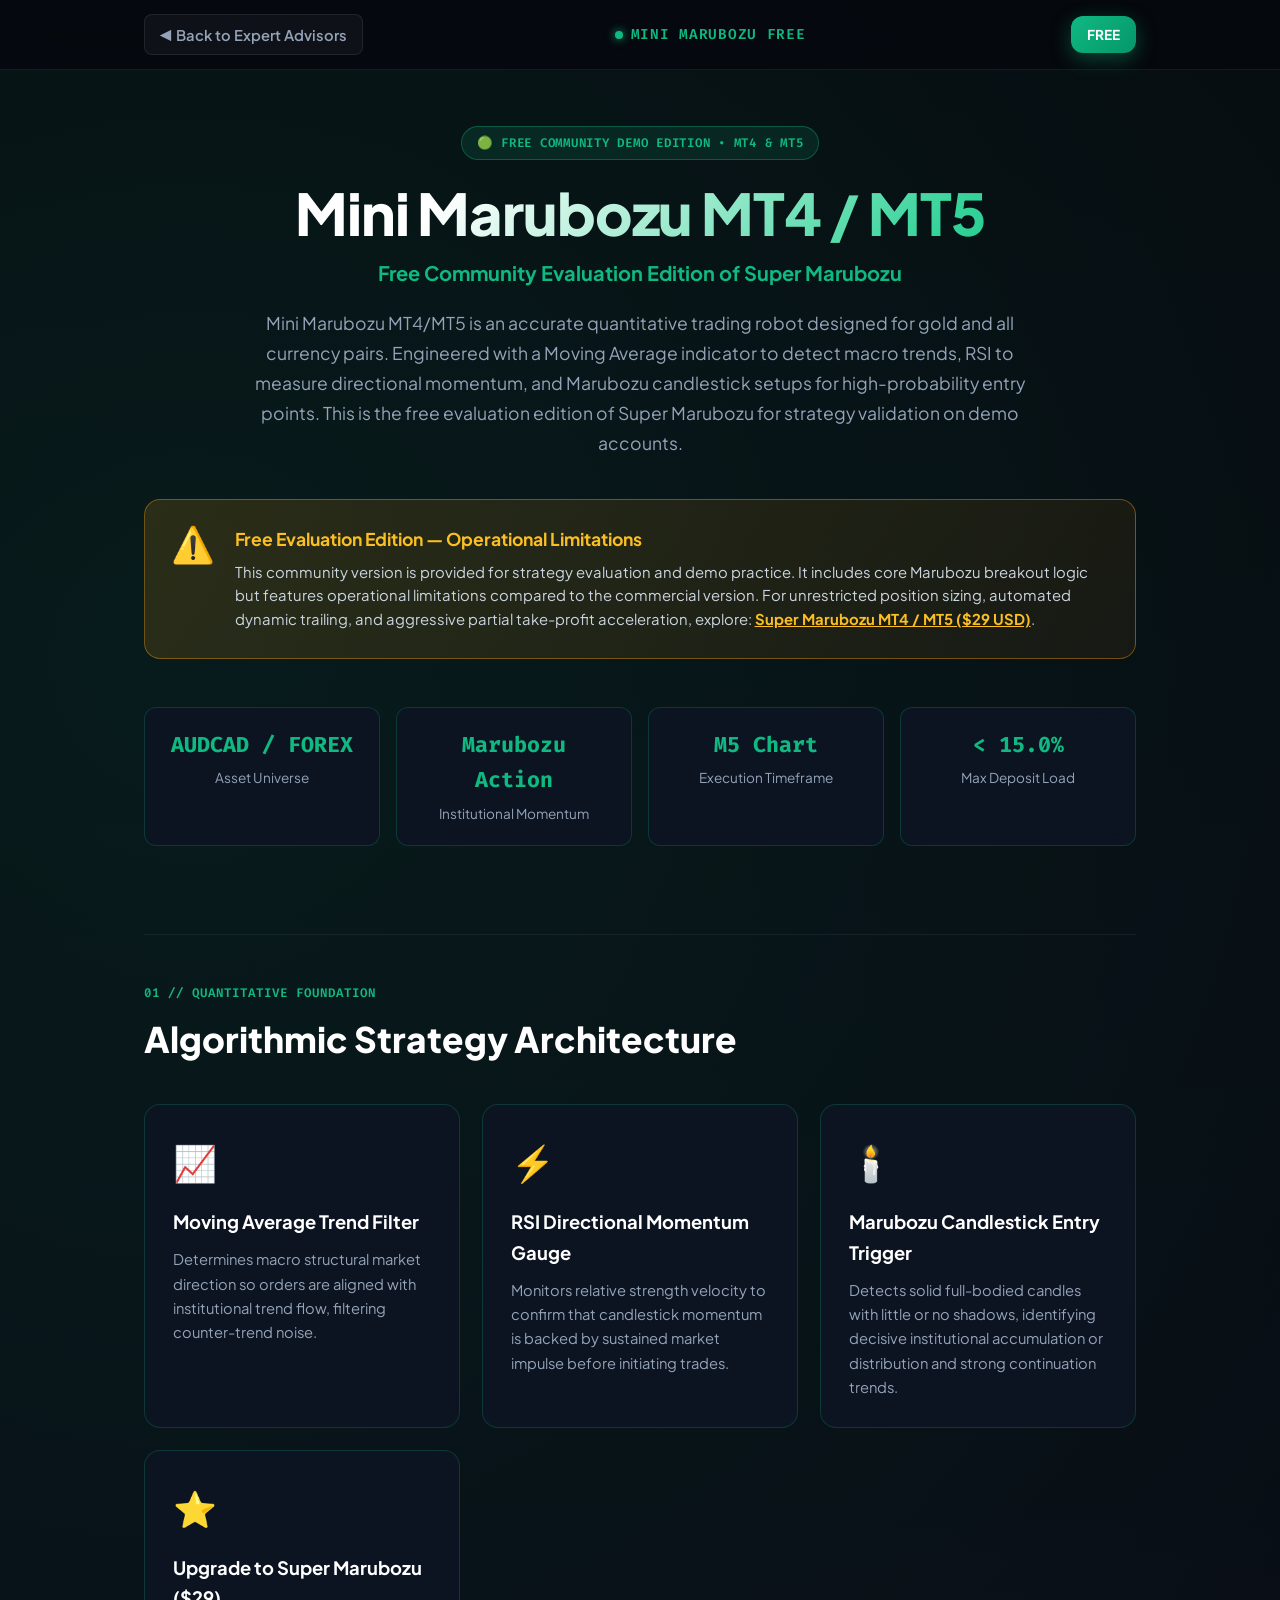
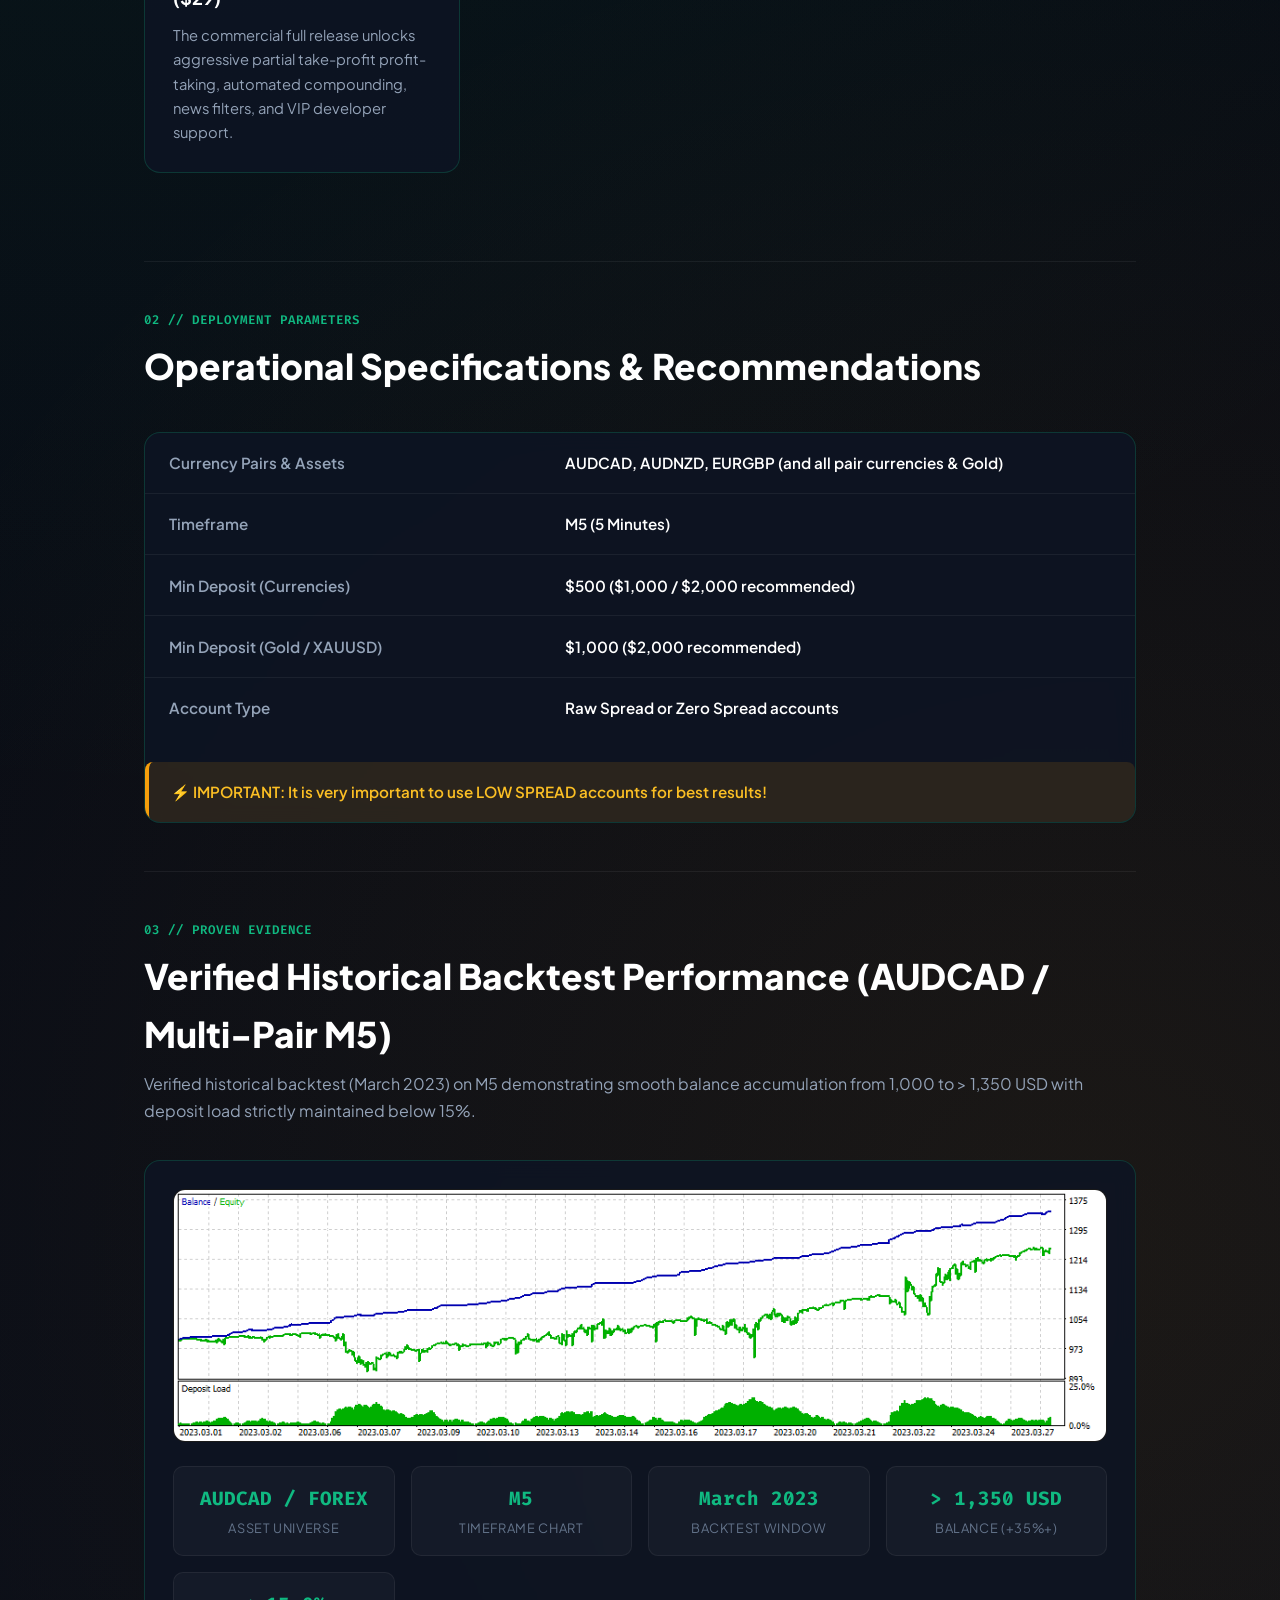
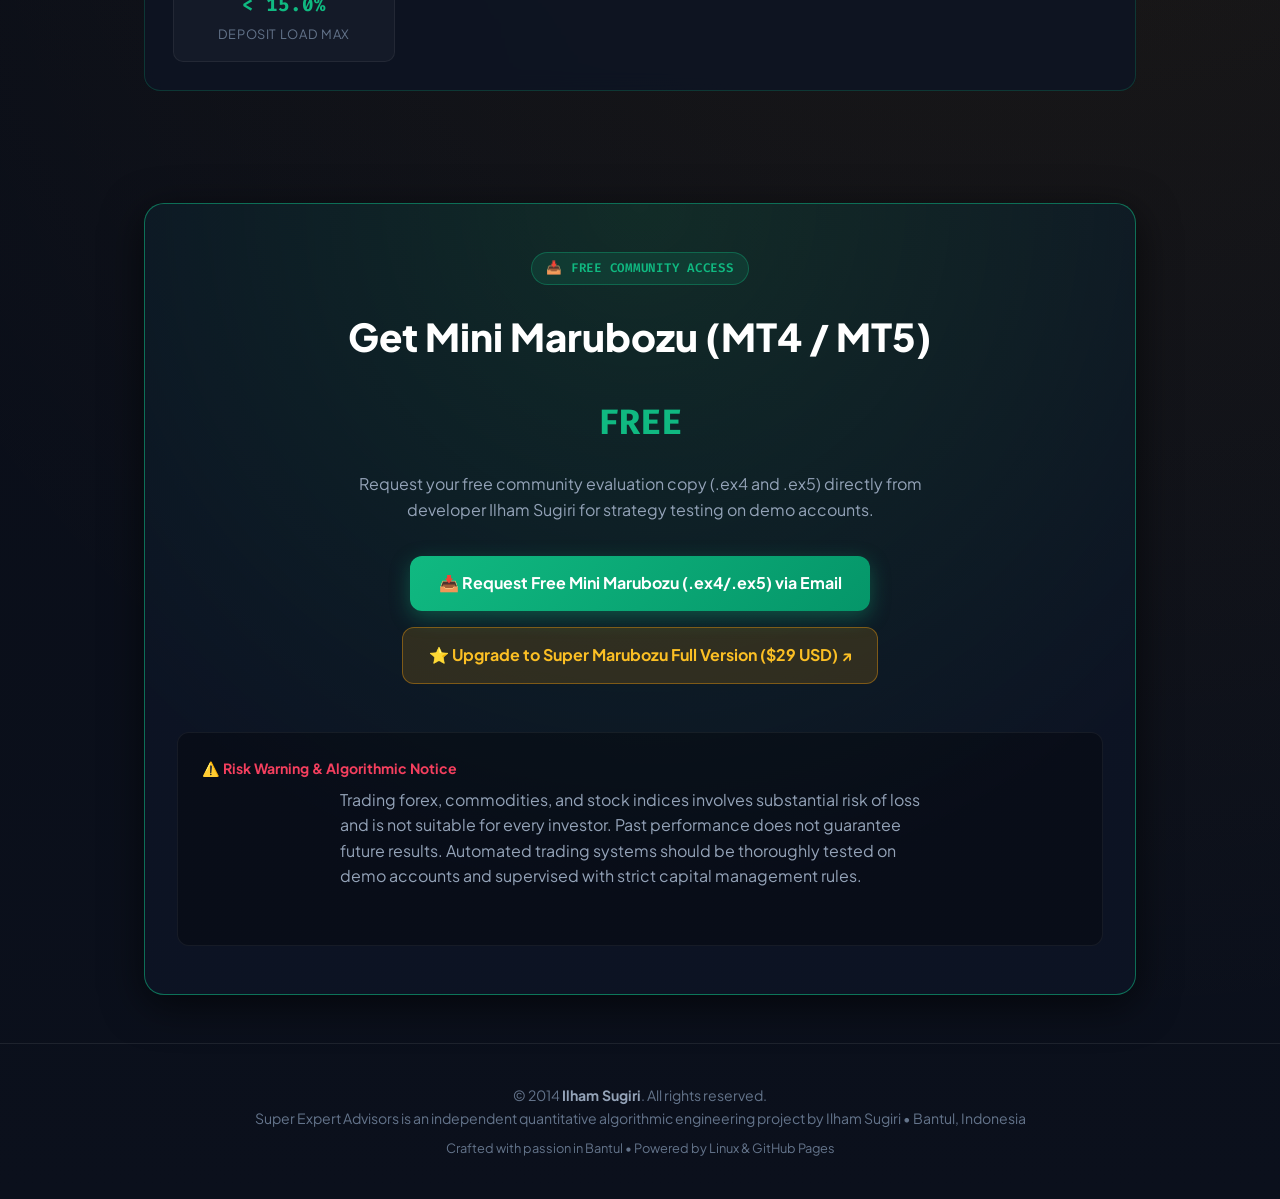
<file: mini-marubozu/index.html>
<!DOCTYPE html>
<html lang="en">
<head>
    <meta charset="UTF-8">
    <meta name="viewport" content="width=device-width, initial-scale=1.0">
    <title>Mini Marubozu MT4 / MT5 | Free Community Edition — Ilham Sugiri</title>
    <meta name="description" content="Official strategy architecture, operational limitations, and verified backtest report for Mini Marubozu MT4/MT5 by Ilham Sugiri. Free community edition of Super Marubozu combining Moving Average trend filter, RSI momentum gauge, and institutional Marubozu candlestick setups.">
    <meta name="author" content="Ilham Sugiri">

    <!-- Open Graph Meta Tags -->
    <meta property="og:title" content="Mini Marubozu MT4 / MT5 — Free Community Quantitative Robot">
    <meta property="og:description" content="Free community version of Super Marubozu for Gold and all Forex currency pairs with Moving Average trend filter, RSI momentum, and Marubozu candlestick entry logic.">
    <meta property="og:image" content="../assets/backtest_mini_marubozu.png">
    <meta property="og:url" content="https://superexpertadvisors.web.id/mini-marubozu/">
    <meta property="og:type" content="website">

    <!-- Google Fonts -->
    <link rel="preconnect" href="https://fonts.googleapis.com">
    <link rel="preconnect" href="https://fonts.gstatic.com" crossorigin>
    <link href="https://fonts.googleapis.com/css2?family=Fira+Code:wght@400;500;600;700&family=Plus+Jakarta+Sans:wght@300;400;500;600;700;800&display=swap" rel="stylesheet">

    <link rel="stylesheet" href="../assets/i18n.css">

    <style>
        :root {
            --bg-primary: #06080e;
            --bg-secondary: #0d1424;
            --bg-card: rgba(13, 20, 36, 0.85);
            --border-color: rgba(16, 185, 129, 0.22);
            --border-glow: rgba(16, 185, 129, 0.55);
            
            --accent-gold: #fbbf24;
            --accent-amber: #f59e0b;
            --accent-emerald: #10b981;
            --accent-emerald-dark: #059669;
            --accent-cyan: #06b6d4;
            --accent-rose: #f43f5e;
            
            --text-main: #f8fafc;
            --text-muted: #94a3b8;
            --text-dim: #64748b;
        }

        * {
            margin: 0;
            padding: 0;
            box-sizing: border-box;
        }

        body {
            font-family: 'Plus Jakarta Sans', -apple-system, BlinkMacSystemFont, sans-serif;
            background-color: var(--bg-primary);
            color: var(--text-main);
            line-height: 1.65;
            background-image: 
                radial-gradient(circle at 15% 15%, rgba(16, 185, 129, 0.1) 0%, transparent 45%),
                radial-gradient(circle at 85% 65%, rgba(245, 158, 11, 0.08) 0%, transparent 45%),
                linear-gradient(to bottom, #06080e 0%, #0b101c 100%);
            min-height: 100vh;
        }

        .container {
            max-width: 1040px;
            margin: 0 auto;
            padding: 0 1.5rem;
        }

        /* TOP NAVIGATION */
        header {
            position: sticky;
            top: 0;
            z-index: 100;
            background: rgba(6, 8, 14, 0.9);
            backdrop-filter: blur(14px);
            -webkit-backdrop-filter: blur(14px);
            border-bottom: 1px solid rgba(16, 185, 129, 0.15);
            padding: 0.9rem 0;
        }

        .nav-content {
            display: flex;
            align-items: center;
            justify-content: space-between;
            gap: 1rem;
        }

        .nav-back {
            display: inline-flex;
            align-items: center;
            gap: 0.5rem;
            color: var(--text-muted);
            text-decoration: none;
            font-size: 0.92rem;
            font-weight: 600;
            padding: 0.45rem 0.9rem;
            border-radius: 8px;
            background: rgba(255, 255, 255, 0.04);
            border: 1px solid rgba(255, 255, 255, 0.08);
            transition: all 0.2s ease;
            white-space: nowrap;
            flex-shrink: 0;
        }

        .nav-back:hover {
            color: #fff;
            background: rgba(16, 185, 129, 0.15);
            border-color: var(--accent-emerald);
            transform: translateX(-2px);
        }

        .nav-back-short {
            display: none;
        }

        .nav-title {
            font-family: 'Fira Code', monospace;
            font-size: 0.9rem;
            font-weight: 600;
            color: var(--accent-emerald);
            letter-spacing: 0.05em;
            display: flex;
            align-items: center;
            gap: 0.5rem;
            white-space: nowrap;
        }

        .nav-title .dot {
            width: 8px;
            height: 8px;
            border-radius: 50%;
            background-color: var(--accent-emerald);
            box-shadow: 0 0 10px var(--accent-emerald);
            animation: pulse 2s infinite;
        }

        @keyframes pulse {
            0% { opacity: 0.4; transform: scale(0.9); }
            50% { opacity: 1; transform: scale(1.1); }
            100% { opacity: 0.4; transform: scale(0.9); }
        }

        .nav-actions {
            display: flex;
            align-items: center;
            gap: 0.85rem;
            white-space: nowrap;
            flex-shrink: 0;
        }

        /* HERO SECTION */
        .hero {
            padding: 3.5rem 0 2rem;
            text-align: center;
        }

        .badge-pill {
            display: inline-block;
            font-family: 'Fira Code', monospace;
            font-size: 0.78rem;
            font-weight: 600;
            color: var(--accent-emerald);
            background: rgba(16, 185, 129, 0.12);
            border: 1px solid rgba(16, 185, 129, 0.35);
            padding: 0.35rem 0.9rem;
            border-radius: 999px;
            margin-bottom: 1.25rem;
            text-transform: uppercase;
            letter-spacing: 0.06em;
        }

        .hero-title {
            font-size: clamp(2.4rem, 5.5vw, 3.6rem);
            font-weight: 800;
            line-height: 1.15;
            letter-spacing: -0.02em;
            margin-bottom: 0.6rem;
            background: linear-gradient(135deg, #ffffff 30%, #34d399 80%, #10b981 100%);
            -webkit-background-clip: text;
            -webkit-text-fill-color: transparent;
        }

        .hero-tagline {
            font-size: 1.25rem;
            font-weight: 700;
            color: var(--accent-emerald);
            margin-bottom: 1.25rem;
        }

        .hero-desc {
            font-size: 1.1rem;
            color: var(--text-muted);
            max-width: 820px;
            margin: 0 auto 2.5rem;
            line-height: 1.7;
        }

        /* FREE LIMITATION BANNER */
        .limitation-box {
            background: linear-gradient(135deg, rgba(245, 158, 11, 0.15) 0%, rgba(217, 119, 6, 0.08) 100%);
            border: 1px solid rgba(245, 158, 11, 0.4);
            border-radius: 16px;
            padding: 1.6rem;
            margin: 0 auto 3rem;
            text-align: left;
            display: flex;
            align-items: flex-start;
            gap: 1.25rem;
        }

        .limitation-box .icon {
            font-size: 2.2rem;
            flex-shrink: 0;
            line-height: 1;
        }

        .limitation-box h4 {
            font-size: 1.1rem;
            font-weight: 700;
            color: #fbbf24;
            margin-bottom: 0.4rem;
        }

        .limitation-box p {
            font-size: 0.93rem;
            color: #cbd5e1;
            line-height: 1.6;
        }

        /* QUICK STATS */
        .quick-stats {
            display: grid;
            grid-template-columns: repeat(auto-fit, minmax(210px, 1fr));
            gap: 1rem;
            margin-bottom: 3.5rem;
        }

        .stat-item {
            background: var(--bg-card);
            border: 1px solid var(--border-color);
            border-radius: 12px;
            padding: 1.25rem;
            text-align: center;
            backdrop-filter: blur(10px);
        }

        .stat-item .val {
            font-family: 'Fira Code', monospace;
            font-size: 1.35rem;
            font-weight: 700;
            color: var(--accent-emerald);
            margin-bottom: 0.25rem;
        }

        .stat-item .lbl {
            font-size: 0.85rem;
            color: var(--text-muted);
        }

        /* SECTION STYLES */
        .section {
            padding: 3rem 0;
            border-top: 1px solid rgba(255, 255, 255, 0.06);
        }

        .section-header {
            margin-bottom: 2.25rem;
        }

        .section-tag {
            font-family: 'Fira Code', monospace;
            font-size: 0.78rem;
            font-weight: 600;
            color: var(--accent-emerald);
            letter-spacing: 0.08em;
            display: block;
            margin-bottom: 0.4rem;
        }

        .section-title {
            font-size: clamp(1.6rem, 3vw, 2.2rem);
            font-weight: 800;
            color: #ffffff;
            margin-bottom: 0.5rem;
        }

        /* STRATEGY PILLARS GRID */
        .pillars-grid {
            display: grid;
            grid-template-columns: repeat(auto-fit, minmax(240px, 1fr));
            gap: 1.35rem;
            margin-bottom: 2.5rem;
        }

        .pillar-card {
            background: var(--bg-card);
            border: 1px solid var(--border-color);
            border-radius: 16px;
            padding: 1.75rem;
            position: relative;
            overflow: hidden;
            transition: all 0.25s ease;
        }

        .pillar-card:hover {
            transform: translateY(-3px);
            border-color: rgba(16, 185, 129, 0.45);
            box-shadow: 0 10px 30px rgba(0, 0, 0, 0.5);
        }

        .pillar-icon {
            font-size: 2.2rem;
            margin-bottom: 1rem;
            display: inline-block;
        }

        .pillar-title {
            font-size: 1.15rem;
            font-weight: 700;
            color: #ffffff;
            margin-bottom: 0.6rem;
        }

        .pillar-desc {
            font-size: 0.92rem;
            color: var(--text-muted);
            line-height: 1.65;
        }

        /* SPECS TABLE */
        .specs-card {
            background: var(--bg-card);
            border: 1px solid var(--border-color);
            border-radius: 16px;
            overflow: hidden;
            backdrop-filter: blur(10px);
        }

        .specs-table {
            width: 100%;
            border-collapse: collapse;
        }

        .specs-table tr {
            border-bottom: 1px solid rgba(255, 255, 255, 0.06);
        }

        .specs-table tr:last-child {
            border-bottom: none;
        }

        .specs-table td {
            padding: 1.1rem 1.5rem;
            font-size: 0.95rem;
        }

        .specs-label {
            font-weight: 600;
            color: var(--text-muted);
            width: 40%;
        }

        .specs-value {
            font-weight: 600;
            color: #ffffff;
        }

        .important-alert {
            margin-top: 1.5rem;
            padding: 1.1rem 1.4rem;
            background: rgba(245, 158, 11, 0.12);
            border-left: 4px solid var(--accent-amber);
            border-radius: 8px;
            font-weight: 600;
            color: #fbbf24;
            font-size: 0.95rem;
        }

        /* BACKTEST SECTION */
        .backtest-box {
            background: var(--bg-card);
            border: 1px solid var(--border-color);
            border-radius: 16px;
            padding: 1.75rem;
            backdrop-filter: blur(10px);
        }

        .backtest-img-wrapper {
            width: 100%;
            border-radius: 12px;
            overflow: hidden;
            border: 1px solid rgba(255, 255, 255, 0.1);
            background: #000;
            margin-bottom: 1.5rem;
        }

        .backtest-img {
            width: 100%;
            height: auto;
            display: block;
            object-fit: contain;
        }

        .backtest-metrics-grid {
            display: grid;
            grid-template-columns: repeat(auto-fit, minmax(180px, 1fr));
            gap: 1rem;
            margin-top: 1.5rem;
        }

        .bt-metric {
            background: rgba(255, 255, 255, 0.03);
            border: 1px solid rgba(255, 255, 255, 0.06);
            border-radius: 10px;
            padding: 1rem;
            text-align: center;
        }

        .bt-metric .m-val {
            font-family: 'Fira Code', monospace;
            font-size: 1.2rem;
            font-weight: 700;
            color: var(--accent-emerald);
            margin-bottom: 0.2rem;
        }

        .bt-metric .lbl {
            font-size: 0.8rem;
            color: var(--text-dim);
            text-transform: uppercase;
            letter-spacing: 0.05em;
        }

        /* ORDER CTA */
        .order-card {
            background: radial-gradient(circle at 50% 0%, rgba(16, 185, 129, 0.15) 0%, rgba(13, 20, 36, 0.95) 75%);
            border: 1px solid var(--border-glow);
            border-radius: 20px;
            padding: 3rem 2rem;
            text-align: center;
            margin: 4rem 0 3rem;
            box-shadow: 0 10px 40px rgba(0, 0, 0, 0.6);
        }

        .order-card h2 {
            font-size: clamp(1.8rem, 3.5vw, 2.4rem);
            font-weight: 800;
            color: #ffffff;
            margin-bottom: 0.75rem;
        }

        .order-price-badge {
            display: inline-block;
            font-family: 'Fira Code', monospace;
            font-size: 2.2rem;
            font-weight: 800;
            color: var(--accent-emerald);
            margin: 0.75rem 0 1.25rem;
        }

        .order-card p {
            max-width: 600px;
            margin: 0 auto 2rem;
            color: var(--text-muted);
            font-size: 1rem;
        }

        .order-buttons {
            display: flex;
            justify-content: center;
            gap: 1rem;
            flex-wrap: wrap;
        }

        .btn-order-primary {
            display: inline-flex;
            align-items: center;
            gap: 0.6rem;
            background: linear-gradient(135deg, #10b981 0%, #059669 100%);
            color: #ffffff;
            font-weight: 700;
            font-size: 1rem;
            padding: 0.9rem 1.8rem;
            border-radius: 12px;
            text-decoration: none;
            transition: all 0.25s ease;
            box-shadow: 0 6px 20px rgba(16, 185, 129, 0.35);
        }

        .btn-order-primary:hover {
            transform: translateY(-2px);
            box-shadow: 0 10px 28px rgba(16, 185, 129, 0.5);
            background: linear-gradient(135deg, #34d399 0%, #10b981 100%);
        }

        .btn-order-secondary {
            display: inline-flex;
            align-items: center;
            gap: 0.6rem;
            background: rgba(245, 158, 11, 0.15);
            color: var(--accent-gold);
            font-weight: 700;
            font-size: 1rem;
            padding: 0.9rem 1.6rem;
            border-radius: 12px;
            text-decoration: none;
            border: 1px solid rgba(245, 158, 11, 0.4);
            transition: all 0.25s ease;
        }

        .btn-order-secondary:hover {
            background: rgba(245, 158, 11, 0.25);
            border-color: var(--accent-gold);
            transform: translateY(-2px);
        }

        /* DISCLAIMER */
        .disclaimer-card {
            margin-top: 3rem;
            padding: 1.5rem;
            background: rgba(0, 0, 0, 0.3);
            border: 1px solid rgba(255, 255, 255, 0.06);
            border-radius: 12px;
            text-align: left;
        }

        .disclaimer-title {
            font-size: 0.88rem;
            font-weight: 700;
            color: var(--accent-rose);
            margin-bottom: 0.4rem;
            display: flex;
            align-items: center;
            gap: 0.4rem;
        }

        .disclaimer-text {
            font-size: 0.82rem;
            color: var(--text-dim);
            line-height: 1.6;
        }

        /* FOOTER */
        footer {
            border-top: 1px solid rgba(255, 255, 255, 0.08);
            padding: 2.5rem 0;
            text-align: center;
            color: var(--text-dim);
            font-size: 0.88rem;
        }

        footer strong {
            color: var(--text-muted);
        }

        @media (max-width: 640px) {
            .nav-back span:not(.nav-back-short) {
                display: none;
            }
            .nav-back-short {
                display: inline !important;
            }
            .specs-table td {
                padding: 0.85rem 1rem;
                font-size: 0.88rem;
            }
            .specs-label {
                width: 45%;
            }
            .limitation-box {
                flex-direction: column;
                gap: 0.75rem;
            }
        }
    </style>
</head>
<body>

    <!-- STICKY HEADER -->
    <header>
        <div class="container nav-content">
            <a href="../" class="nav-back">
                <span>◀ Back to Expert Advisors</span>
                <span class="nav-back-short">◀ EA Hub</span>
            </a>

            <div class="nav-title">
                <span class="dot"></span>
                <span>MINI MARUBOZU FREE</span>
            </div>

            <div class="nav-actions">
                <div id="i18n-selector-mount"></div>
                <a href="#order" class="btn-order-primary" style="padding: 0.45rem 1rem; font-size: 0.85rem;">
                    <span>FREE</span>
                </a>
            </div>
        </div>
    </header>

    <main class="container">

        <!-- HERO -->
        <section class="hero">
            <span class="badge-pill" data-i18n="mm_page_tag">🟢 FREE COMMUNITY DEMO EDITION • MT4 & MT5</span>
            <h1 class="hero-title" data-i18n="mm_title">Mini Marubozu MT4 / MT5</h1>
            <p class="hero-tagline" data-i18n="mm_tagline">Free Community Evaluation Edition of Super Marubozu</p>
            <p class="hero-desc" data-i18n="mm_hero_desc">
                Mini Marubozu MT4/MT5 is an accurate quantitative trading robot designed for gold and all currency pairs. Engineered with a Moving Average indicator to detect macro trends, RSI to measure directional momentum, and Marubozu candlestick setups for high-probability entry points. This is the free evaluation edition of Super Marubozu for strategy validation on demo accounts.
            </p>

            <!-- LIMITATION NOTICE -->
            <div class="limitation-box">
                <div class="icon">⚠️</div>
                <div>
                    <h4 data-i18n="mm_free_notice_title">Free Evaluation Edition — Operational Limitations</h4>
                    <p data-i18n="mm_free_notice_desc">
                        This community version is provided for strategy evaluation and demo practice. It includes core Marubozu breakout logic but features operational limitations compared to the commercial version. For unrestricted position sizing, automated dynamic trailing, and aggressive partial take-profit acceleration, explore: <a href="../super-marubozu/" style="color: #fbbf24; font-weight: 700; text-decoration: underline;">Super Marubozu MT4 / MT5 ($29 USD)</a>.
                    </p>
                </div>
            </div>

            <!-- QUICK STATS -->
            <div class="quick-stats">
                <div class="stat-item">
                    <div class="val">AUDCAD / FOREX</div>
                    <div class="lbl">Asset Universe</div>
                </div>
                <div class="stat-item">
                    <div class="val">Marubozu Action</div>
                    <div class="lbl">Institutional Momentum</div>
                </div>
                <div class="stat-item">
                    <div class="val">M5 Chart</div>
                    <div class="lbl">Execution Timeframe</div>
                </div>
                <div class="stat-item">
                    <div class="val">&lt; 15.0%</div>
                    <div class="lbl">Max Deposit Load</div>
                </div>
            </div>
        </section>

        <!-- STRATEGY ARCHITECTURE -->
        <section class="section">
            <div class="section-header">
                <span class="section-tag">01 // QUANTITATIVE FOUNDATION</span>
                <h2 class="section-title" data-i18n="mm_sec_strat_title">Algorithmic Strategy Architecture</h2>
            </div>

            <div class="pillars-grid">
                <!-- Pillar 1 -->
                <div class="pillar-card">
                    <div class="pillar-icon">📈</div>
                    <h3 class="pillar-title" data-i18n="mm_strat_ma_title">Moving Average Trend Filter</h3>
                    <p class="pillar-desc" data-i18n="mm_strat_ma_desc">
                        Determines macro structural market direction so orders are aligned with institutional trend flow, filtering counter-trend noise.
                    </p>
                </div>

                <!-- Pillar 2 -->
                <div class="pillar-card">
                    <div class="pillar-icon">⚡</div>
                    <h3 class="pillar-title" data-i18n="mm_strat_rsi_title">RSI Directional Momentum Gauge</h3>
                    <p class="pillar-desc" data-i18n="mm_strat_rsi_desc">
                        Monitors relative strength velocity to confirm that candlestick momentum is backed by sustained market impulse before initiating trades.
                    </p>
                </div>

                <!-- Pillar 3 -->
                <div class="pillar-card">
                    <div class="pillar-icon">🕯️</div>
                    <h3 class="pillar-title" data-i18n="mm_strat_marubozu_title">Marubozu Candlestick Entry Trigger</h3>
                    <p class="pillar-desc" data-i18n="mm_strat_marubozu_desc">
                        Detects solid full-bodied candles with little or no shadows, identifying decisive institutional accumulation or distribution and strong continuation trends.
                    </p>
                </div>

                <!-- Pillar 4 -->
                <div class="pillar-card">
                    <div class="pillar-icon">⭐</div>
                    <h3 class="pillar-title" data-i18n="mm_strat_upgrade_title">Upgrade to Super Marubozu ($29)</h3>
                    <p class="pillar-desc" data-i18n="mm_strat_upgrade_desc">
                        The commercial full release unlocks aggressive partial take-profit profit-taking, automated compounding, news filters, and VIP developer support.
                    </p>
                </div>
            </div>
        </section>

        <!-- SPECIFICATIONS & RECOMMENDATIONS -->
        <section class="section">
            <div class="section-header">
                <span class="section-tag">02 // DEPLOYMENT PARAMETERS</span>
                <h2 class="section-title" data-i18n="mm_sec_recom_title">Operational Specifications & Recommendations</h2>
            </div>

            <div class="specs-card">
                <table class="specs-table">
                    <tr>
                        <td class="specs-label" data-i18n="mm_rec_pairs_lbl">Currency Pairs & Assets</td>
                        <td class="specs-value" data-i18n="mm_rec_pairs_val">AUDCAD, AUDNZD, EURGBP (and all pair currencies & Gold)</td>
                    </tr>
                    <tr>
                        <td class="specs-label" data-i18n="mm_rec_tf_lbl">Timeframe</td>
                        <td class="specs-value" data-i18n="mm_rec_tf_val">M5 (5 Minutes)</td>
                    </tr>
                    <tr>
                        <td class="specs-label" data-i18n="mm_rec_dep_fx_lbl">Min Deposit (Currencies)</td>
                        <td class="specs-value" data-i18n="mm_rec_dep_fx_val">$500 ($1,000 / $2,000 recommended)</td>
                    </tr>
                    <tr>
                        <td class="specs-label" data-i18n="mm_rec_dep_gold_lbl">Min Deposit (Gold / XAUUSD)</td>
                        <td class="specs-value" data-i18n="mm_rec_dep_gold_val">$1,000 ($2,000 recommended)</td>
                    </tr>
                    <tr>
                        <td class="specs-label" data-i18n="mm_rec_acc_lbl">Account Type</td>
                        <td class="specs-value" data-i18n="mm_rec_acc_val">Raw Spread or Zero Spread accounts</td>
                    </tr>
                </table>

                <div class="important-alert" data-i18n="mm_rec_imp_note">
                    ⚡ IMPORTANT: It is very important to use LOW SPREAD accounts for best results!
                </div>
            </div>
        </section>

        <!-- VERIFIED HISTORICAL BACKTEST -->
        <section class="section">
            <div class="section-header">
                <span class="section-tag">03 // PROVEN EVIDENCE</span>
                <h2 class="section-title" data-i18n="mm_sec_bt_title">Verified Historical Backtest Performance (AUDCAD / Multi-Pair M5)</h2>
                <p class="section-desc" style="color: var(--text-muted);" data-i18n="mm_bt_desc">
                    Verified historical backtest (March 2023) on M5 demonstrating smooth balance accumulation from 1,000 to > 1,350 USD with deposit load strictly maintained below 15%.
                </p>
            </div>

            <div class="backtest-box">
                <div class="backtest-img-wrapper">
                    <img src="../assets/backtest_mini_marubozu.png" alt="Mini Marubozu M5 Backtest Chart" class="backtest-img">
                </div>

                <div class="backtest-metrics-grid">
                    <div class="bt-metric">
                        <div class="m-val">AUDCAD / FOREX</div>
                        <div class="lbl">Asset Universe</div>
                    </div>
                    <div class="bt-metric">
                        <div class="m-val">M5</div>
                        <div class="lbl">Timeframe Chart</div>
                    </div>
                    <div class="bt-metric">
                        <div class="m-val">March 2023</div>
                        <div class="lbl">Backtest Window</div>
                    </div>
                    <div class="bt-metric">
                        <div class="m-val">&gt; 1,350 USD</div>
                        <div class="lbl">Balance (+35%+)</div>
                    </div>
                    <div class="bt-metric">
                        <div class="m-val">&lt; 15.0%</div>
                        <div class="lbl">Deposit Load Max</div>
                    </div>
                </div>
            </div>
        </section>

        <!-- ORDER & INQUIRY CARD -->
        <section class="order-card" id="order">
            <span class="badge-pill">📥 FREE COMMUNITY ACCESS</span>
            <h2>Get Mini Marubozu (MT4 / MT5)</h2>
            <div class="order-price-badge">FREE</div>
            <p>
                Request your free community evaluation copy (.ex4 and .ex5) directly from developer Ilham Sugiri for strategy testing on demo accounts.
            </p>

            <div class="order-buttons">
                <a href="mailto:ilham.piranha08@gmail.com?subject=Request%20Free%20Mini%20Marubozu%20EA" class="btn-order-primary">
                    <span data-i18n="mm_btn_order_email">📥 Request Free Mini Marubozu (.ex4/.ex5) via Email</span>
                </a>
                <a href="../super-marubozu/" class="btn-order-secondary">
                    <span data-i18n="mm_btn_view_paid">⭐ Upgrade to Super Marubozu Full Version ($29 USD) ↗</span>
                </a>
            </div>

            <div class="disclaimer-card">
                <div class="disclaimer-title" data-i18n="ea_disclaimer_title">
                    ⚠️ Risk Warning & Algorithmic Notice
                </div>
                <p class="disclaimer-text" data-i18n="ea_disclaimer_desc">
                    Trading forex, commodities, and stock indices involves substantial risk of loss and is not suitable for every investor. Past performance does not guarantee future results. Automated trading systems should be thoroughly tested on demo accounts and supervised with strict capital management rules.
                </p>
            </div>
        </section>

    </main>

    <!-- FOOTER -->
    <footer>
        <div class="container">
            <p data-i18n="footer_rights">&copy; 2014 <strong>Ilham Sugiri</strong>. All rights reserved.</p>
            <p data-i18n="ea_footer_sub">Super Expert Advisors is an independent quantitative algorithmic engineering project by Ilham Sugiri • Bantul, Indonesia</p>
            <p style="margin-top: 0.5rem; font-size: 0.8rem; color: #64748b;" data-i18n="footer_crafted">Crafted with passion in Bantul • Powered by Linux & GitHub Pages</p>
        </div>
    </footer>

    <!-- MODULAR I18N MODULES & ENGINE -->
    <script src="../assets/i18n/core.js"></script>
    <script src="../assets/i18n/ea.js"></script>
    <script src="../assets/i18n.js"></script>
</body>
</html>
</file>
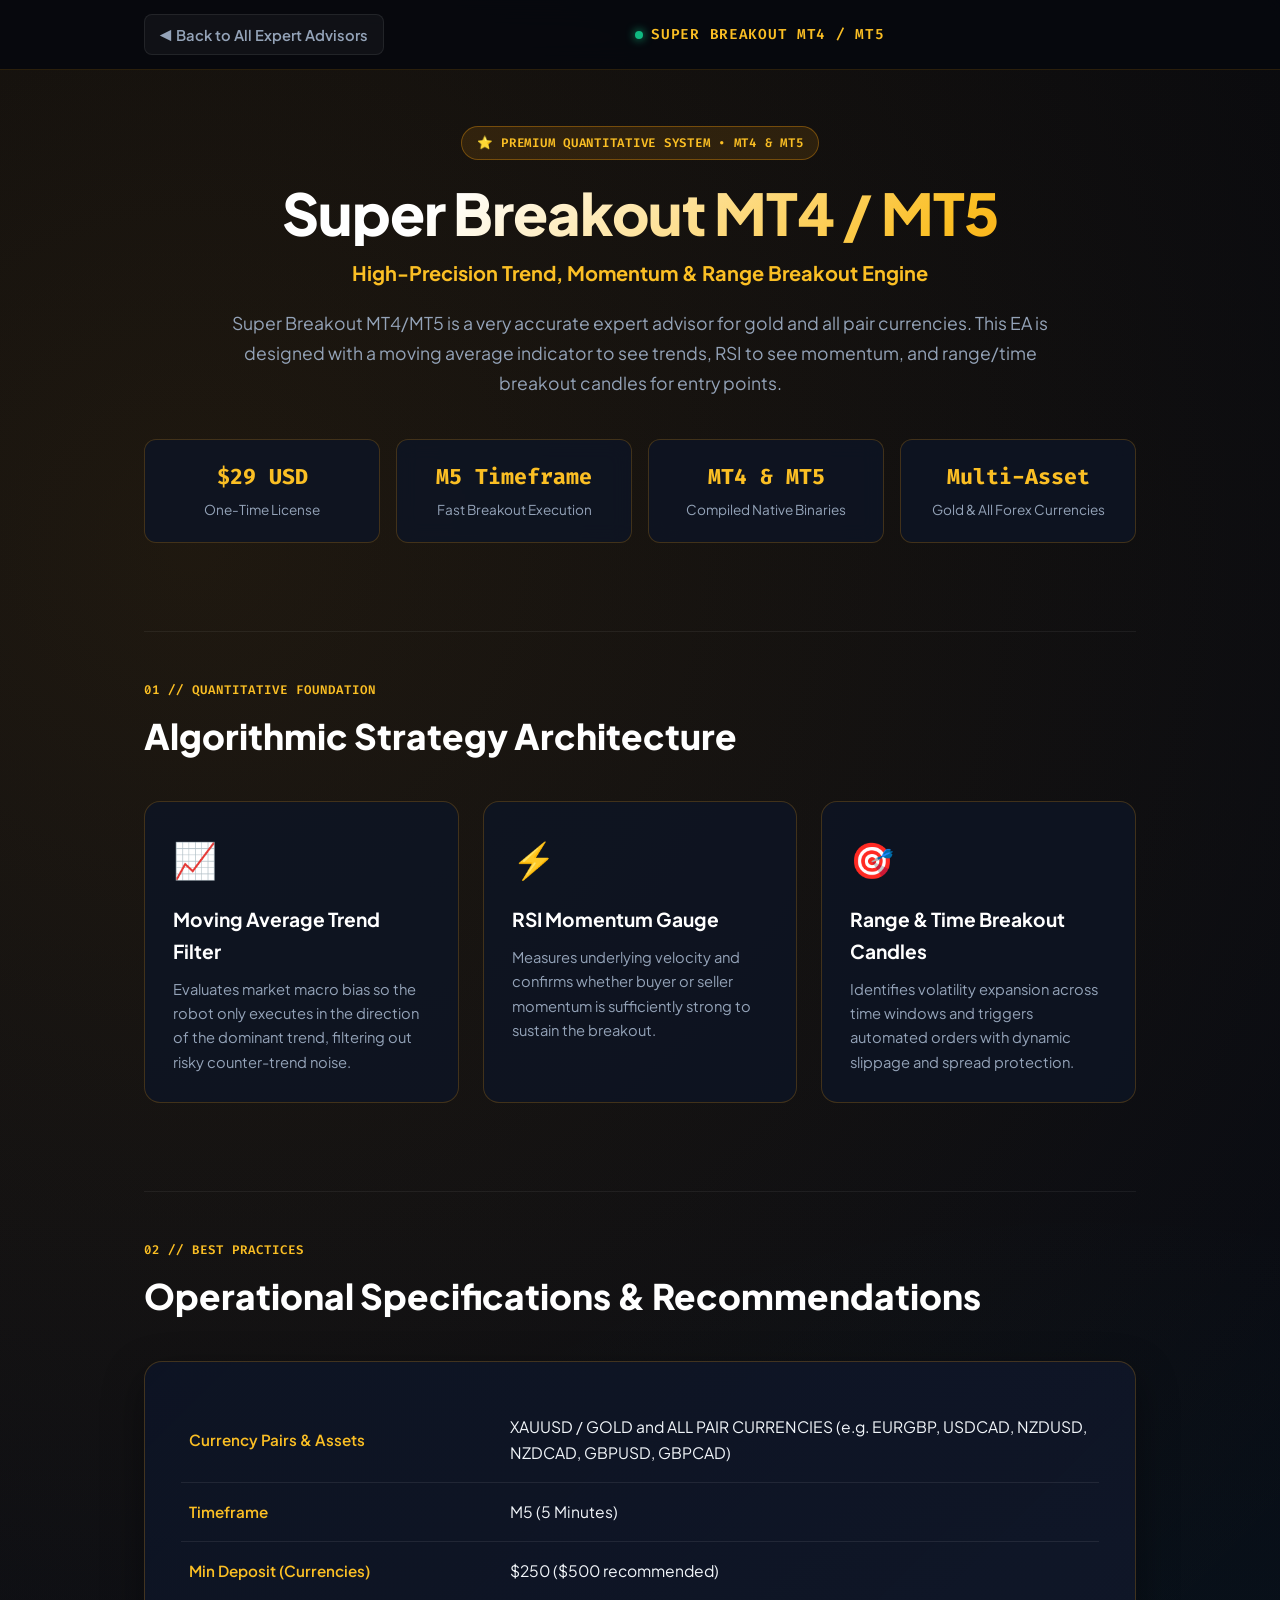
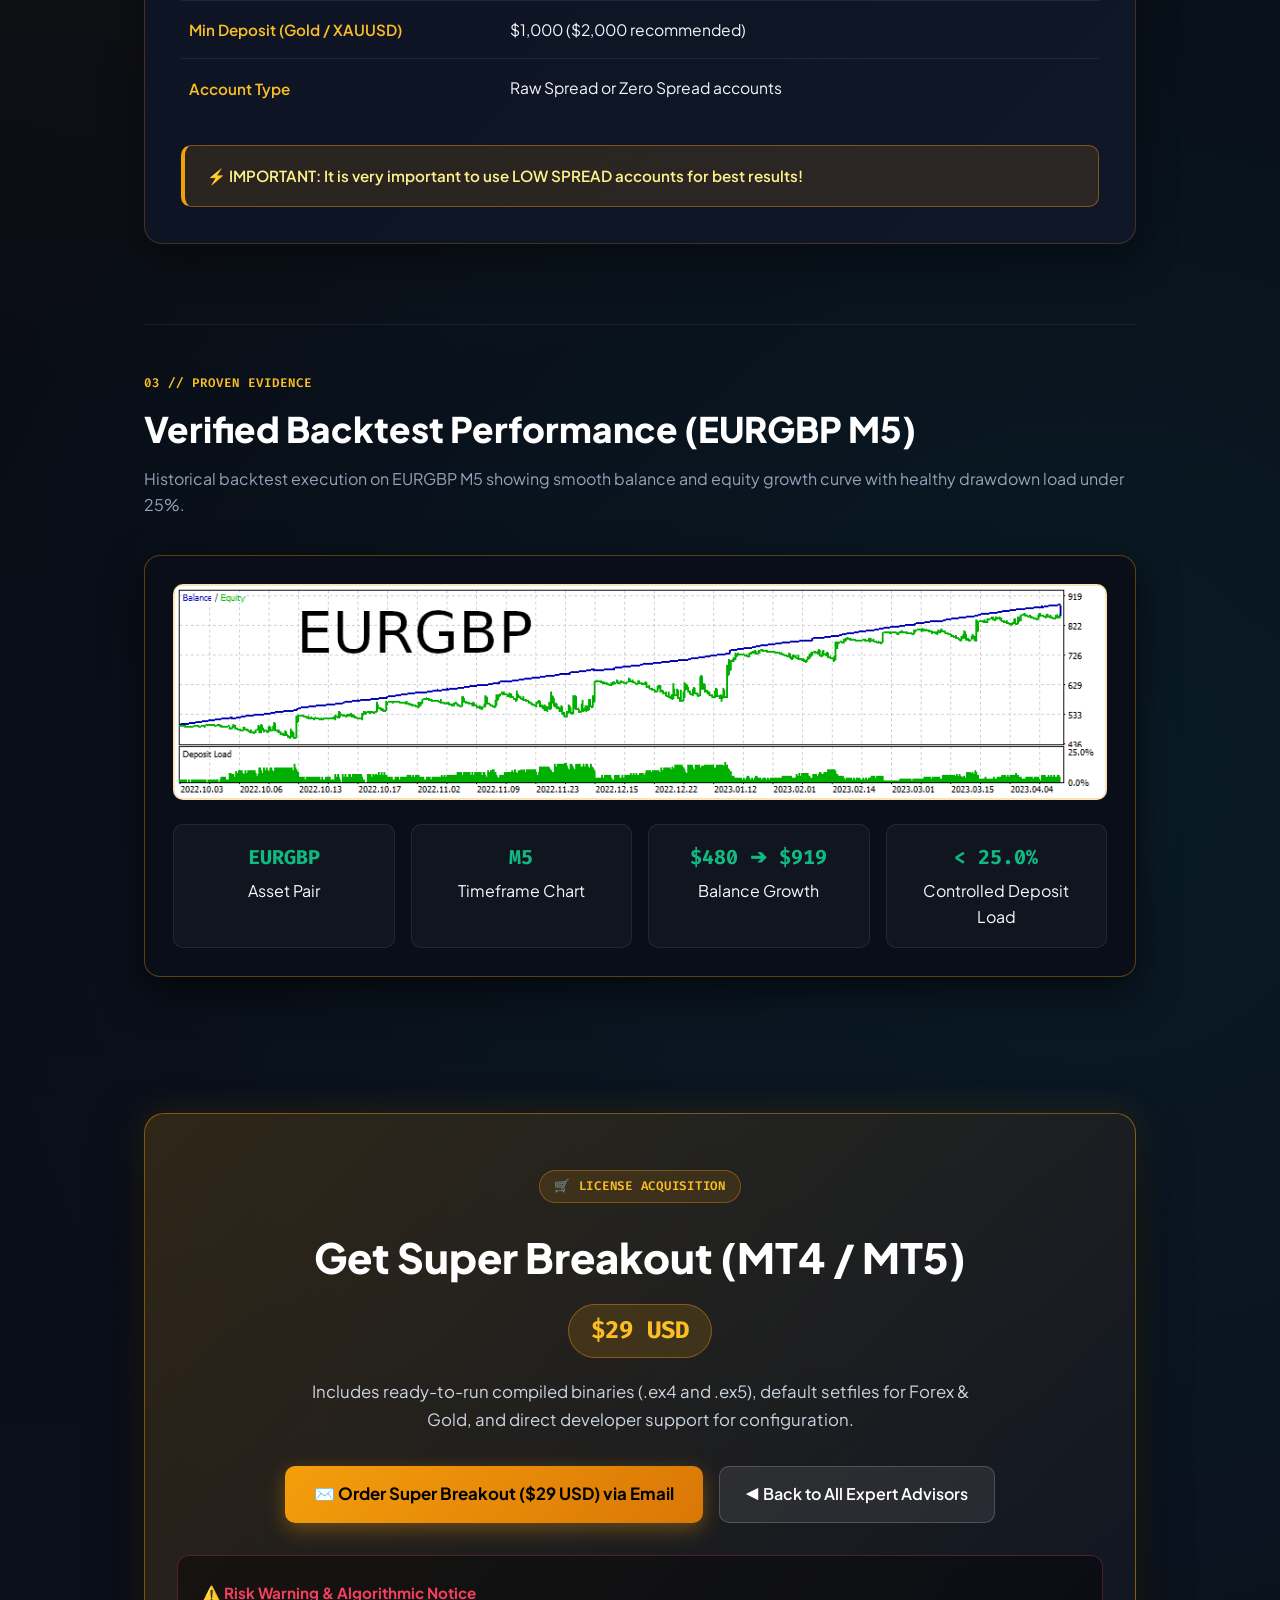
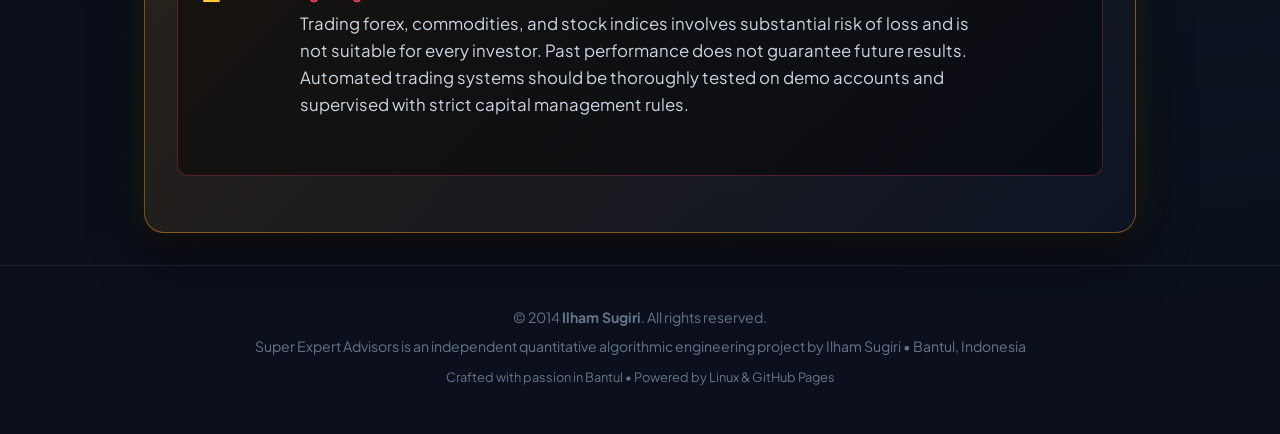
<file: super-breakout/index.html>
<!DOCTYPE html>
<html lang="en">
<head>
    <meta charset="UTF-8">
    <meta name="viewport" content="width=device-width, initial-scale=1.0">
    <title>Super Breakout MT4 / MT5 | Quantitative Trading Robot — Ilham Sugiri</title>
    <meta name="description" content="Official architecture, strategy breakdown, and verified backtest report for Super Breakout MT4/MT5 by Ilham Sugiri. High-precision breakout engine for Gold (XAUUSD) and all Forex currency pairs.">
    <meta name="author" content="Ilham Sugiri">

    <!-- Open Graph Meta Tags -->
    <meta property="og:title" content="Super Breakout MT4 / MT5 — Quantitative Trading Robot">
    <meta property="og:description" content="Accurate quantitative trading robot for Gold and Forex currency pairs with Moving Average trend filter, RSI momentum, and range breakout execution.">
    <meta property="og:image" content="../assets/backtest_super_breakout_eurgbp.png">
    <meta property="og:url" content="https://superexpertadvisors.web.id/super-breakout/">
    <meta property="og:type" content="website">

    <!-- Google Fonts -->
    <link rel="preconnect" href="https://fonts.googleapis.com">
    <link rel="preconnect" href="https://fonts.gstatic.com" crossorigin>
    <link href="https://fonts.googleapis.com/css2?family=Fira+Code:wght@400;500;600;700&family=Plus+Jakarta+Sans:wght@300;400;500;600;700;800&display=swap" rel="stylesheet">

    <link rel="stylesheet" href="../assets/i18n.css">

    <style>
        :root {
            --bg-primary: #06080e;
            --bg-secondary: #0d1424;
            --bg-card: rgba(13, 20, 36, 0.85);
            --border-color: rgba(245, 158, 11, 0.22);
            --border-glow: rgba(245, 158, 11, 0.55);
            
            --accent-gold: #fbbf24;
            --accent-amber: #f59e0b;
            --accent-gold-dark: #d97706;
            --accent-emerald: #10b981;
            --accent-cyan: #06b6d4;
            --accent-rose: #f43f5e;
            
            --text-main: #f8fafc;
            --text-muted: #94a3b8;
            --text-dim: #64748b;
        }

        * {
            margin: 0;
            padding: 0;
            box-sizing: border-box;
        }

        body {
            font-family: 'Plus Jakarta Sans', -apple-system, BlinkMacSystemFont, sans-serif;
            background-color: var(--bg-primary);
            color: var(--text-main);
            line-height: 1.65;
            background-image: 
                radial-gradient(circle at 15% 15%, rgba(245, 158, 11, 0.1) 0%, transparent 45%),
                radial-gradient(circle at 85% 65%, rgba(6, 182, 212, 0.08) 0%, transparent 45%),
                linear-gradient(to bottom, #06080e 0%, #0b101c 100%);
            min-height: 100vh;
        }

        .container {
            max-width: 1040px;
            margin: 0 auto;
            padding: 0 1.5rem;
        }

        /* TOP NAVIGATION */
        header {
            position: sticky;
            top: 0;
            z-index: 100;
            background: rgba(6, 8, 14, 0.9);
            backdrop-filter: blur(14px);
            -webkit-backdrop-filter: blur(14px);
            border-bottom: 1px solid rgba(245, 158, 11, 0.15);
            padding: 0.9rem 0;
        }

        .nav-content {
            display: flex;
            align-items: center;
            justify-content: space-between;
            gap: 1rem;
        }

        .nav-back {
            display: inline-flex;
            align-items: center;
            gap: 0.5rem;
            color: var(--text-muted);
            text-decoration: none;
            font-size: 0.92rem;
            font-weight: 600;
            padding: 0.45rem 0.9rem;
            border-radius: 8px;
            background: rgba(255, 255, 255, 0.04);
            border: 1px solid rgba(255, 255, 255, 0.08);
            transition: all 0.2s ease;
            white-space: nowrap;
            flex-shrink: 0;
        }

        .nav-back:hover {
            color: #fff;
            background: rgba(245, 158, 11, 0.15);
            border-color: var(--accent-amber);
            transform: translateX(-2px);
        }

        .nav-back-short {
            display: none;
        }

        .nav-title {
            font-family: 'Fira Code', monospace;
            font-size: 0.9rem;
            font-weight: 600;
            color: var(--accent-gold);
            letter-spacing: 0.05em;
            display: flex;
            align-items: center;
            gap: 0.5rem;
            white-space: nowrap;
        }

        .nav-title .dot {
            width: 8px;
            height: 8px;
            border-radius: 50%;
            background-color: var(--accent-emerald);
            box-shadow: 0 0 10px var(--accent-emerald);
            animation: pulse 2s infinite;
        }

        @keyframes pulse {
            0% { opacity: 0.4; transform: scale(0.9); }
            50% { opacity: 1; transform: scale(1.1); }
            100% { opacity: 0.4; transform: scale(0.9); }
        }

        .nav-actions {
            display: flex;
            align-items: center;
            gap: 0.85rem;
            white-space: nowrap;
            flex-shrink: 0;
        }

        /* HERO SECTION */
        .hero {
            padding: 3.5rem 0 2rem;
            text-align: center;
        }

        .badge-pill {
            display: inline-block;
            font-family: 'Fira Code', monospace;
            font-size: 0.78rem;
            font-weight: 600;
            color: var(--accent-gold);
            background: rgba(245, 158, 11, 0.12);
            border: 1px solid rgba(245, 158, 11, 0.35);
            padding: 0.35rem 0.9rem;
            border-radius: 999px;
            margin-bottom: 1.25rem;
            text-transform: uppercase;
            letter-spacing: 0.06em;
        }

        .hero-title {
            font-size: clamp(2.4rem, 5.5vw, 3.6rem);
            font-weight: 800;
            line-height: 1.15;
            letter-spacing: -0.02em;
            margin-bottom: 0.6rem;
            background: linear-gradient(135deg, #ffffff 30%, #fbbf24 80%, #f59e0b 100%);
            -webkit-background-clip: text;
            -webkit-text-fill-color: transparent;
        }

        .hero-tagline {
            font-size: 1.25rem;
            font-weight: 700;
            color: var(--accent-gold);
            margin-bottom: 1.25rem;
        }

        .hero-desc {
            font-size: 1.1rem;
            color: var(--text-muted);
            max-width: 820px;
            margin: 0 auto 2.5rem;
            line-height: 1.7;
        }

        /* QUICK STATS */
        .quick-stats {
            display: grid;
            grid-template-columns: repeat(auto-fit, minmax(210px, 1fr));
            gap: 1rem;
            margin-bottom: 3.5rem;
        }

        .stat-item {
            background: var(--bg-card);
            border: 1px solid var(--border-color);
            border-radius: 12px;
            padding: 1.25rem;
            text-align: center;
            backdrop-filter: blur(10px);
        }

        .stat-item .val {
            font-family: 'Fira Code', monospace;
            font-size: 1.35rem;
            font-weight: 700;
            color: var(--accent-gold);
            margin-bottom: 0.25rem;
        }

        .stat-item .lbl {
            font-size: 0.85rem;
            color: var(--text-muted);
        }

        /* SECTION STYLES */
        .section {
            padding: 3rem 0;
            border-top: 1px solid rgba(255, 255, 255, 0.06);
        }

        .section-header {
            margin-bottom: 2.25rem;
        }

        .section-tag {
            font-family: 'Fira Code', monospace;
            font-size: 0.78rem;
            font-weight: 600;
            color: var(--accent-gold);
            letter-spacing: 0.08em;
            display: block;
            margin-bottom: 0.4rem;
        }

        .section-title {
            font-size: clamp(1.6rem, 3vw, 2.2rem);
            font-weight: 800;
            color: #ffffff;
            margin-bottom: 0.5rem;
        }

        /* STRATEGY PILLARS GRID */
        .pillars-grid {
            display: grid;
            grid-template-columns: repeat(auto-fit, minmax(280px, 1fr));
            gap: 1.5rem;
            margin-bottom: 2.5rem;
        }

        .pillar-card {
            background: var(--bg-card);
            border: 1px solid var(--border-color);
            border-radius: 16px;
            padding: 1.75rem;
            position: relative;
            overflow: hidden;
            transition: all 0.25s ease;
        }

        .pillar-card:hover {
            transform: translateY(-3px);
            border-color: rgba(245, 158, 11, 0.45);
            box-shadow: 0 10px 30px rgba(0, 0, 0, 0.5);
        }

        .pillar-icon {
            font-size: 2.2rem;
            margin-bottom: 1rem;
            display: inline-block;
        }

        .pillar-title {
            font-size: 1.2rem;
            font-weight: 700;
            color: #ffffff;
            margin-bottom: 0.6rem;
        }

        .pillar-desc {
            font-size: 0.92rem;
            color: var(--text-muted);
            line-height: 1.65;
        }

        /* RECOMMENDATIONS SPECS CARD */
        .specs-card {
            background: linear-gradient(135deg, rgba(13, 20, 36, 0.95) 0%, rgba(17, 24, 43, 0.85) 100%);
            border: 1px solid var(--border-color);
            border-radius: 18px;
            padding: 2.25rem;
            box-shadow: 0 15px 40px rgba(0, 0, 0, 0.4);
            margin-bottom: 2rem;
        }

        .specs-table {
            width: 100%;
            border-collapse: collapse;
            margin-bottom: 1.75rem;
        }

        .specs-table tr {
            border-bottom: 1px solid rgba(255, 255, 255, 0.08);
        }

        .specs-table tr:last-child {
            border-bottom: none;
        }

        .specs-table td {
            padding: 1rem 0.5rem;
            vertical-align: middle;
        }

        .specs-label {
            font-weight: 600;
            color: var(--accent-gold);
            width: 35%;
            font-size: 0.95rem;
        }

        .specs-value {
            color: #f1f5f9;
            font-size: 0.98rem;
        }

        .specs-value strong {
            color: #ffffff;
        }

        .important-alert {
            background: rgba(245, 158, 11, 0.12);
            border: 1px solid rgba(245, 158, 11, 0.4);
            border-left: 4px solid var(--accent-amber);
            border-radius: 10px;
            padding: 1.1rem 1.4rem;
            color: #fef08a;
            font-size: 0.95rem;
            font-weight: 600;
            line-height: 1.6;
        }

        /* BACKTEST CHART CONTAINER */
        .backtest-box {
            background: #090e19;
            border: 1px solid rgba(245, 158, 11, 0.35);
            border-radius: 16px;
            padding: 1.75rem;
            margin-bottom: 2rem;
            box-shadow: 0 15px 40px rgba(0, 0, 0, 0.6);
        }

        .backtest-img-wrapper {
            background: #fff;
            border-radius: 10px;
            overflow: hidden;
            margin-bottom: 1.5rem;
            border: 2px solid rgba(245, 158, 11, 0.3);
        }

        .backtest-img {
            width: 100%;
            height: auto;
            display: block;
        }

        .backtest-metrics-grid {
            display: grid;
            grid-template-columns: repeat(auto-fit, minmax(180px, 1fr));
            gap: 1rem;
        }

        .bt-metric {
            background: rgba(255, 255, 255, 0.03);
            border: 1px solid rgba(255, 255, 255, 0.08);
            border-radius: 10px;
            padding: 1rem;
            text-align: center;
        }

        .bt-metric .m-val {
            font-family: 'Fira Code', monospace;
            font-size: 1.25rem;
            font-weight: 700;
            color: var(--accent-emerald);
            margin-bottom: 0.25rem;
        }

        .bt-metric .m-lbl {
            font-size: 0.8rem;
            color: var(--text-muted);
        }

        /* FINAL ORDER CARD */
        .order-card {
            background: linear-gradient(135deg, rgba(245, 158, 11, 0.16) 0%, rgba(13, 20, 36, 0.95) 100%);
            border: 1px solid rgba(245, 158, 11, 0.45);
            border-radius: 20px;
            padding: 3.5rem 2rem;
            text-align: center;
            margin: 3.5rem 0 2rem;
            box-shadow: 0 20px 50px rgba(0, 0, 0, 0.6), 0 0 35px rgba(245, 158, 11, 0.15);
        }

        .order-card h2 {
            font-size: clamp(2rem, 4vw, 2.6rem);
            font-weight: 800;
            color: #ffffff;
            margin-bottom: 0.75rem;
        }

        .order-price-badge {
            display: inline-block;
            font-family: 'Fira Code', monospace;
            font-size: 1.5rem;
            font-weight: 800;
            color: var(--accent-gold);
            background: rgba(245, 158, 11, 0.15);
            border: 1px solid rgba(245, 158, 11, 0.4);
            padding: 0.4rem 1.4rem;
            border-radius: 999px;
            margin-bottom: 1.25rem;
        }

        .order-card p {
            font-size: 1.05rem;
            color: #cbd5e1;
            max-width: 680px;
            margin: 0 auto 2rem;
        }

        .order-buttons {
            display: flex;
            align-items: center;
            justify-content: center;
            gap: 1rem;
            flex-wrap: wrap;
            margin-bottom: 2rem;
        }

        .btn-order-primary {
            background: linear-gradient(135deg, #f59e0b 0%, #d97706 100%);
            color: #000000 !important;
            font-weight: 700;
            font-size: 1.05rem;
            padding: 0.9rem 1.8rem;
            border-radius: 10px;
            text-decoration: none;
            box-shadow: 0 6px 20px rgba(245, 158, 11, 0.35);
            transition: all 0.25s ease;
            display: inline-flex;
            align-items: center;
            gap: 0.5rem;
        }

        .btn-order-primary:hover {
            transform: translateY(-2px);
            box-shadow: 0 8px 25px rgba(245, 158, 11, 0.55);
        }

        .btn-order-secondary {
            background: rgba(255, 255, 255, 0.08);
            color: #ffffff;
            font-weight: 600;
            font-size: 1rem;
            padding: 0.9rem 1.6rem;
            border-radius: 10px;
            text-decoration: none;
            border: 1px solid rgba(255, 255, 255, 0.18);
            transition: all 0.25s ease;
            display: inline-flex;
            align-items: center;
            gap: 0.5rem;
        }

        .btn-order-secondary:hover {
            background: rgba(255, 255, 255, 0.15);
            border-color: rgba(255, 255, 255, 0.35);
            transform: translateY(-2px);
        }

        /* DISCLAIMER */
        .disclaimer-card {
            background: rgba(0, 0, 0, 0.4);
            border: 1px solid rgba(244, 63, 94, 0.3);
            border-radius: 12px;
            padding: 1.5rem;
            text-align: left;
            margin-top: 2rem;
        }

        .disclaimer-title {
            color: var(--accent-rose);
            font-size: 0.95rem;
            font-weight: 700;
            margin-bottom: 0.4rem;
            display: flex;
            align-items: center;
            gap: 0.5rem;
        }

        .disclaimer-text {
            color: #94a3b8;
            font-size: 0.85rem;
            line-height: 1.6;
        }

        /* FOOTER */
        footer {
            border-top: 1px solid rgba(255, 255, 255, 0.08);
            padding: 2.5rem 0;
            text-align: center;
            color: var(--text-dim);
            font-size: 0.88rem;
        }

        footer p {
            margin-bottom: 0.4rem;
        }

        /* RESPONSIVE */
        @media (max-width: 900px) {
            .nav-title {
                display: none !important;
            }
            .hero-title {
                font-size: 2.3rem;
            }
            .specs-card {
                padding: 1.5rem;
            }
        }

        @media (max-width: 768px) {
            .nav-back-full {
                display: none !important;
            }
            .nav-back-short {
                display: inline !important;
            }
            .specs-table td {
                display: block;
                width: 100%;
                padding: 0.5rem 0;
            }
            .specs-table tr {
                padding: 0.75rem 0;
                display: block;
            }
        }

        @media (max-width: 580px) {
            header {
                padding: 0.65rem 0;
            }
            .container {
                padding: 0 1rem;
            }
            .nav-back {
                padding: 0.4rem 0.7rem;
                font-size: 0.84rem;
            }
            .lang-btn {
                padding: 0.4rem 0.65rem;
                font-size: 0.82rem;
            }
            .hero {
                padding: 2.2rem 0 1.5rem;
            }
            .hero-title {
                font-size: 2rem;
            }
            .order-card {
                padding: 2.25rem 1.25rem;
            }
        }
    </style>
</head>
<body>

    <!-- TOP NAVIGATION -->
    <header>
        <div class="container">
            <div class="nav-content">
                <a href="../" class="nav-back">
                    <span class="nav-back-full" data-i18n="sb_btn_back_ea">◀ Back to All Expert Advisors</span>
                    <span class="nav-back-short" data-i18n="nav_back_short">◀ Back</span>
                </a>

                <div class="nav-title">
                    <span class="dot"></span>
                    SUPER BREAKOUT MT4 / MT5
                </div>

                <div class="nav-actions">
                    <!-- Language switcher automatically mounted here -->
                </div>
            </div>
        </div>
    </header>

    <main class="container">

        <!-- HERO SECTION -->
        <section class="hero">
            <span class="badge-pill" data-i18n="sb_page_tag">⭐ PREMIUM QUANTITATIVE SYSTEM • MT4 & MT5</span>
            <h1 class="hero-title" data-i18n="sb_title">Super Breakout MT4 / MT5</h1>
            <div class="hero-tagline" data-i18n="sb_tagline">High-Precision Trend, Momentum & Range Breakout Engine</div>
            <p class="hero-desc" data-i18n="sb_hero_desc">
                Super Breakout MT4/MT5 is a very accurate expert advisor for gold and all pair currencies. This EA is designed with a moving average indicator to see trends, RSI to see momentum, and range/time breakout candles for entry points.
            </p>

            <!-- STATS BAR -->
            <div class="quick-stats">
                <div class="stat-item">
                    <div class="val">$29 USD</div>
                    <div class="lbl">One-Time License</div>
                </div>
                <div class="stat-item">
                    <div class="val">M5 Timeframe</div>
                    <div class="lbl">Fast Breakout Execution</div>
                </div>
                <div class="stat-item">
                    <div class="val">MT4 & MT5</div>
                    <div class="lbl">Compiled Native Binaries</div>
                </div>
                <div class="stat-item">
                    <div class="val">Multi-Asset</div>
                    <div class="lbl">Gold & All Forex Currencies</div>
                </div>
            </div>
        </section>

        <!-- STRATEGY ARCHITECTURE -->
        <section class="section">
            <div class="section-header">
                <span class="section-tag">01 // QUANTITATIVE FOUNDATION</span>
                <h2 class="section-title" data-i18n="sb_sec_strat_title">Algorithmic Strategy Architecture</h2>
            </div>

            <div class="pillars-grid">
                <!-- Moving Average -->
                <div class="pillar-card">
                    <div class="pillar-icon">📈</div>
                    <h3 class="pillar-title" data-i18n="sb_strat_ma_title">Moving Average Trend Filter</h3>
                    <p class="pillar-desc" data-i18n="sb_strat_ma_desc">
                        Evaluates market macro bias so the robot only executes in the direction of the dominant trend, filtering out risky counter-trend noise.
                    </p>
                </div>

                <!-- RSI -->
                <div class="pillar-card">
                    <div class="pillar-icon">⚡</div>
                    <h3 class="pillar-title" data-i18n="sb_strat_rsi_title">RSI Momentum Gauge</h3>
                    <p class="pillar-desc" data-i18n="sb_strat_rsi_desc">
                        Measures underlying velocity and confirms whether buyer or seller momentum is sufficiently strong to sustain the breakout.
                    </p>
                </div>

                <!-- Range/Time Breakout -->
                <div class="pillar-card">
                    <div class="pillar-icon">🎯</div>
                    <h3 class="pillar-title" data-i18n="sb_strat_bo_title">Range & Time Breakout Candles</h3>
                    <p class="pillar-desc" data-i18n="sb_strat_bo_desc">
                        Identifies volatility expansion across time windows and triggers automated orders with dynamic slippage and spread protection.
                    </p>
                </div>
            </div>
        </section>

        <!-- OPERATIONAL RECOMMENDATIONS -->
        <section class="section">
            <div class="section-header">
                <span class="section-tag">02 // BEST PRACTICES</span>
                <h2 class="section-title" data-i18n="sb_sec_recom_title">Operational Specifications & Recommendations</h2>
            </div>

            <div class="specs-card">
                <table class="specs-table">
                    <tr>
                        <td class="specs-label" data-i18n="sb_rec_pairs_lbl">Currency Pairs & Assets</td>
                        <td class="specs-value" data-i18n="sb_rec_pairs_val">XAUUSD / GOLD and ALL PAIR CURRENCIES (e.g. EURGBP, USDCAD, NZDUSD, NZDCAD, GBPUSD, GBPCAD)</td>
                    </tr>
                    <tr>
                        <td class="specs-label" data-i18n="sb_rec_tf_lbl">Timeframe</td>
                        <td class="specs-value" data-i18n="sb_rec_tf_val">M5 (5 Minutes)</td>
                    </tr>
                    <tr>
                        <td class="specs-label" data-i18n="sb_rec_dep_fx_lbl">Min Deposit (Currencies)</td>
                        <td class="specs-value" data-i18n="sb_rec_dep_fx_val">$250 ($500 recommended)</td>
                    </tr>
                    <tr>
                        <td class="specs-label" data-i18n="sb_rec_dep_gold_lbl">Min Deposit (Gold / XAUUSD)</td>
                        <td class="specs-value" data-i18n="sb_rec_dep_gold_val">$1,000 ($2,000 recommended)</td>
                    </tr>
                    <tr>
                        <td class="specs-label" data-i18n="sb_rec_acc_lbl">Account Type</td>
                        <td class="specs-value" data-i18n="sb_rec_acc_val">Raw Spread or Zero Spread accounts</td>
                    </tr>
                </table>

                <div class="important-alert" data-i18n="sb_rec_imp_note">
                    ⚡ IMPORTANT: It is very important to use LOW SPREAD accounts for best results!
                </div>
            </div>
        </section>

        <!-- VERIFIED HISTORICAL BACKTEST -->
        <section class="section">
            <div class="section-header">
                <span class="section-tag">03 // PROVEN EVIDENCE</span>
                <h2 class="section-title" data-i18n="sb_sec_bt_title">Verified Backtest Performance (EURGBP M5)</h2>
                <p class="section-desc" style="color: var(--text-muted);" data-i18n="sb_bt_desc">
                    Historical backtest execution on EURGBP M5 showing smooth balance and equity growth curve with healthy drawdown load under 25%.
                </p>
            </div>

            <div class="backtest-box">
                <div class="backtest-img-wrapper">
                    <img src="../assets/backtest_super_breakout_eurgbp.png" alt="Super Breakout EURGBP M5 Backtest Chart Balance Equity and Deposit Load" class="backtest-img">
                </div>

                <div class="backtest-metrics-grid">
                    <div class="bt-metric">
                        <div class="m-val">EURGBP</div>
                        <div class="lbl">Asset Pair</div>
                    </div>
                    <div class="bt-metric">
                        <div class="m-val">M5</div>
                        <div class="lbl">Timeframe Chart</div>
                    </div>
                    <div class="bt-metric">
                        <div class="m-val">$480 ➔ $919</div>
                        <div class="lbl">Balance Growth</div>
                    </div>
                    <div class="bt-metric">
                        <div class="m-val">&lt; 25.0%</div>
                        <div class="lbl">Controlled Deposit Load</div>
                    </div>
                </div>
            </div>
        </section>

        <!-- ORDER & INQUIRY CARD -->
        <section class="order-card" id="order">
            <span class="badge-pill">🛒 LICENSE ACQUISITION</span>
            <h2>Get Super Breakout (MT4 / MT5)</h2>
            <div class="order-price-badge">$29 USD</div>
            <p>
                Includes ready-to-run compiled binaries (.ex4 and .ex5), default setfiles for Forex & Gold, and direct developer support for configuration.
            </p>

            <div class="order-buttons">
                <a href="mailto:ilham.piranha08@gmail.com?subject=Order%20Super%20Breakout%20EA%20($29)" class="btn-order-primary">
                    <span data-i18n="sb_btn_order_email">✉️ Order Super Breakout ($29 USD) via Email</span>
                </a>
                <a href="../" class="btn-order-secondary">
                    <span data-i18n="sb_btn_back_ea">◀ Back to All Expert Advisors</span>
                </a>
            </div>

            <div class="disclaimer-card">
                <div class="disclaimer-title" data-i18n="ea_disclaimer_title">
                    ⚠️ Risk Warning & Algorithmic Notice
                </div>
                <p class="disclaimer-text" data-i18n="ea_disclaimer_desc">
                    Trading forex, commodities, and stock indices involves substantial risk of loss and is not suitable for every investor. Past performance does not guarantee future results. Automated trading systems should be thoroughly tested on demo accounts and supervised with strict capital management rules.
                </p>
            </div>
        </section>

    </main>

    <!-- FOOTER -->
    <footer>
        <div class="container">
            <p data-i18n="footer_rights">&copy; 2014 <strong>Ilham Sugiri</strong>. All rights reserved.</p>
            <p data-i18n="ea_footer_sub">Super Expert Advisors is an independent quantitative algorithmic engineering project by Ilham Sugiri • Bantul, Indonesia</p>
            <p style="margin-top: 0.5rem; font-size: 0.8rem; color: #64748b;" data-i18n="footer_crafted">Crafted with passion in Bantul • Powered by Linux & GitHub Pages</p>
        </div>
    </footer>

    <!-- MODULAR I18N MODULES & ENGINE -->
    <script src="../assets/i18n/core.js"></script>
    <script src="../assets/i18n/ea.js"></script>
    <script src="../assets/i18n.js"></script>
</body>
</html>
</file>
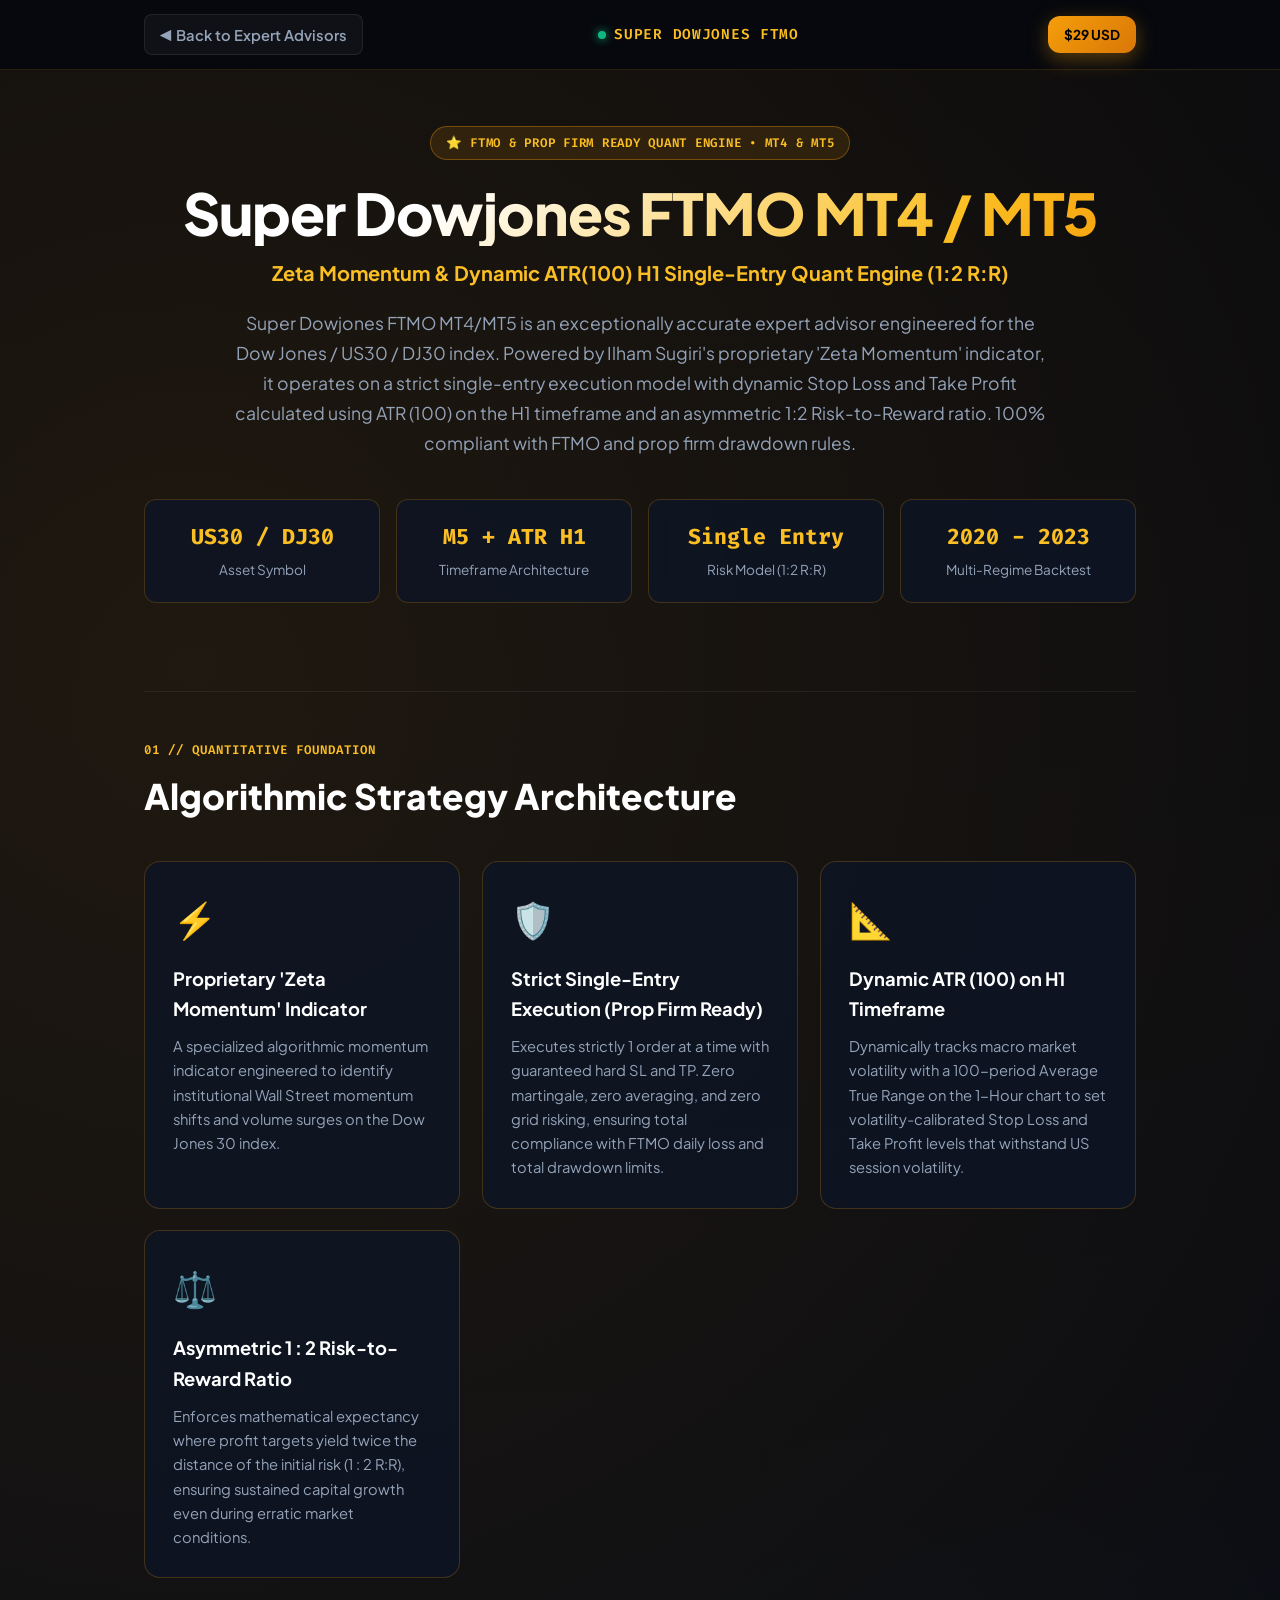
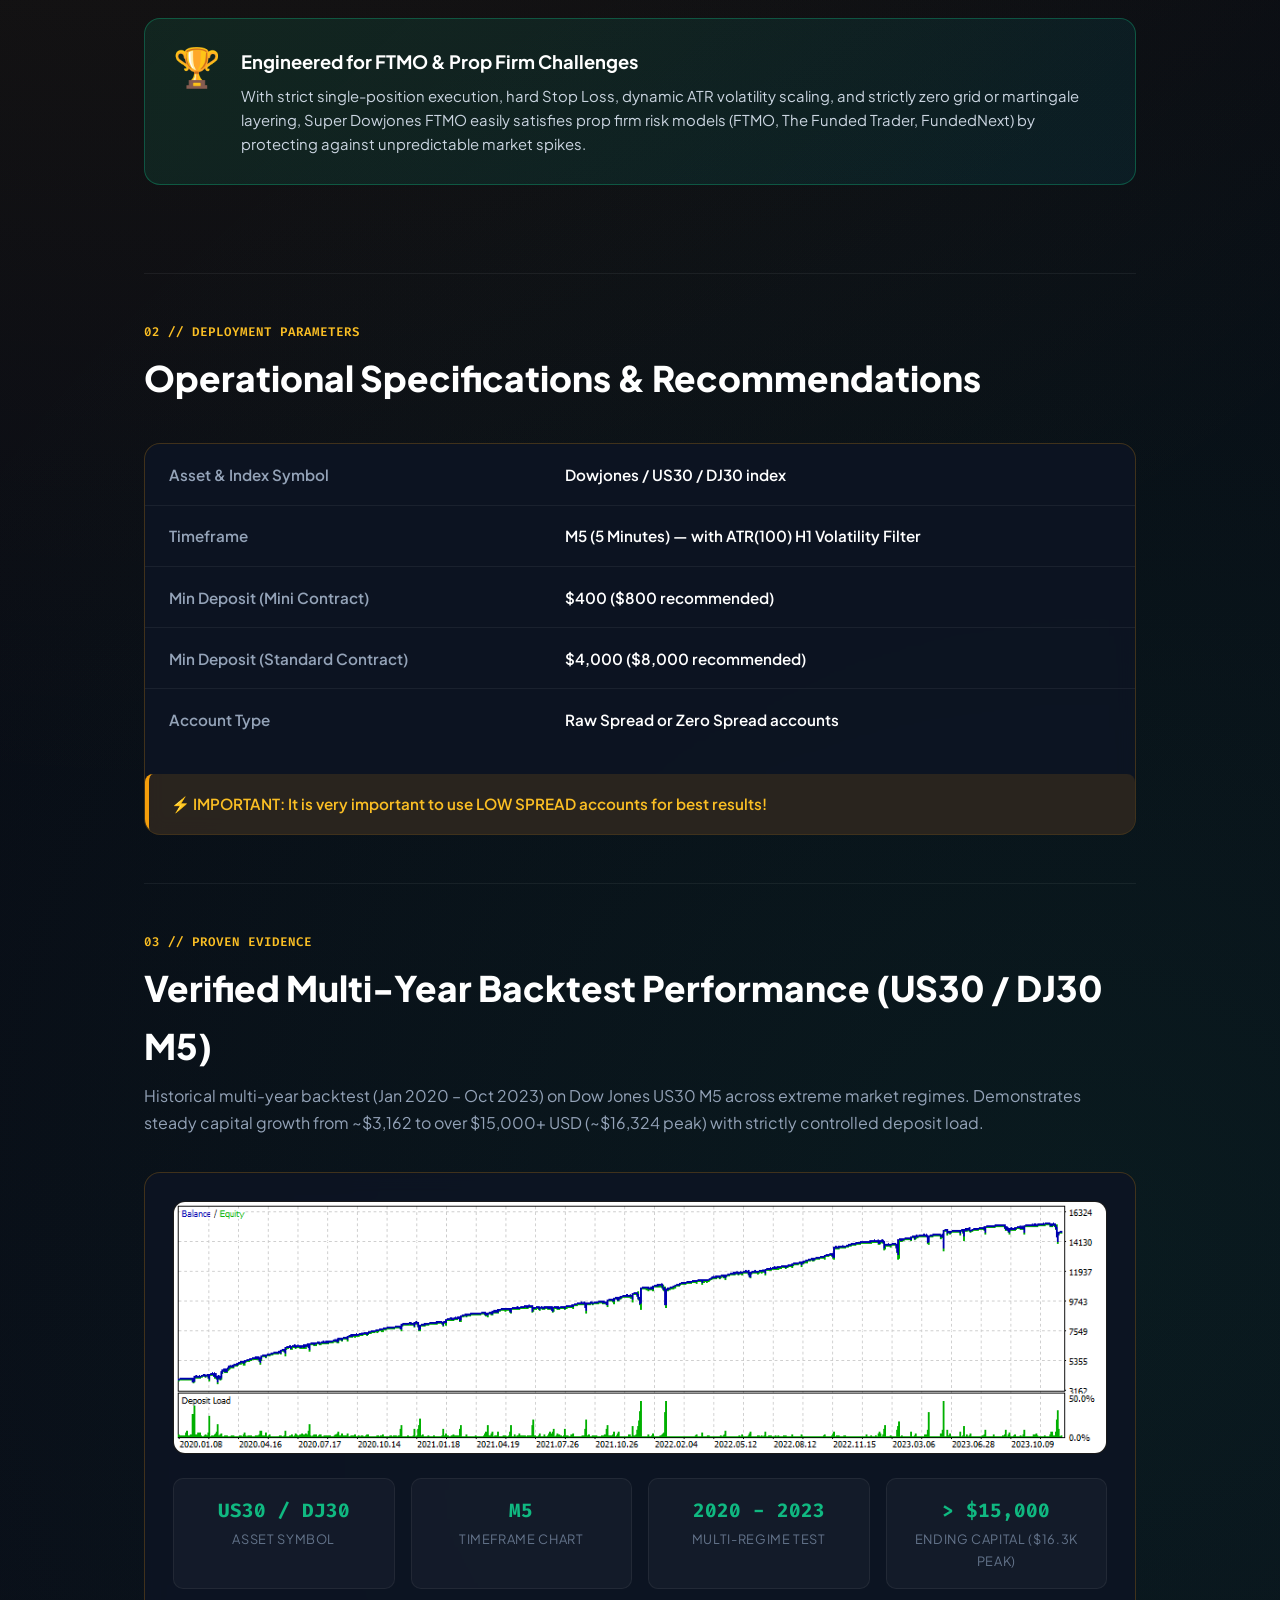
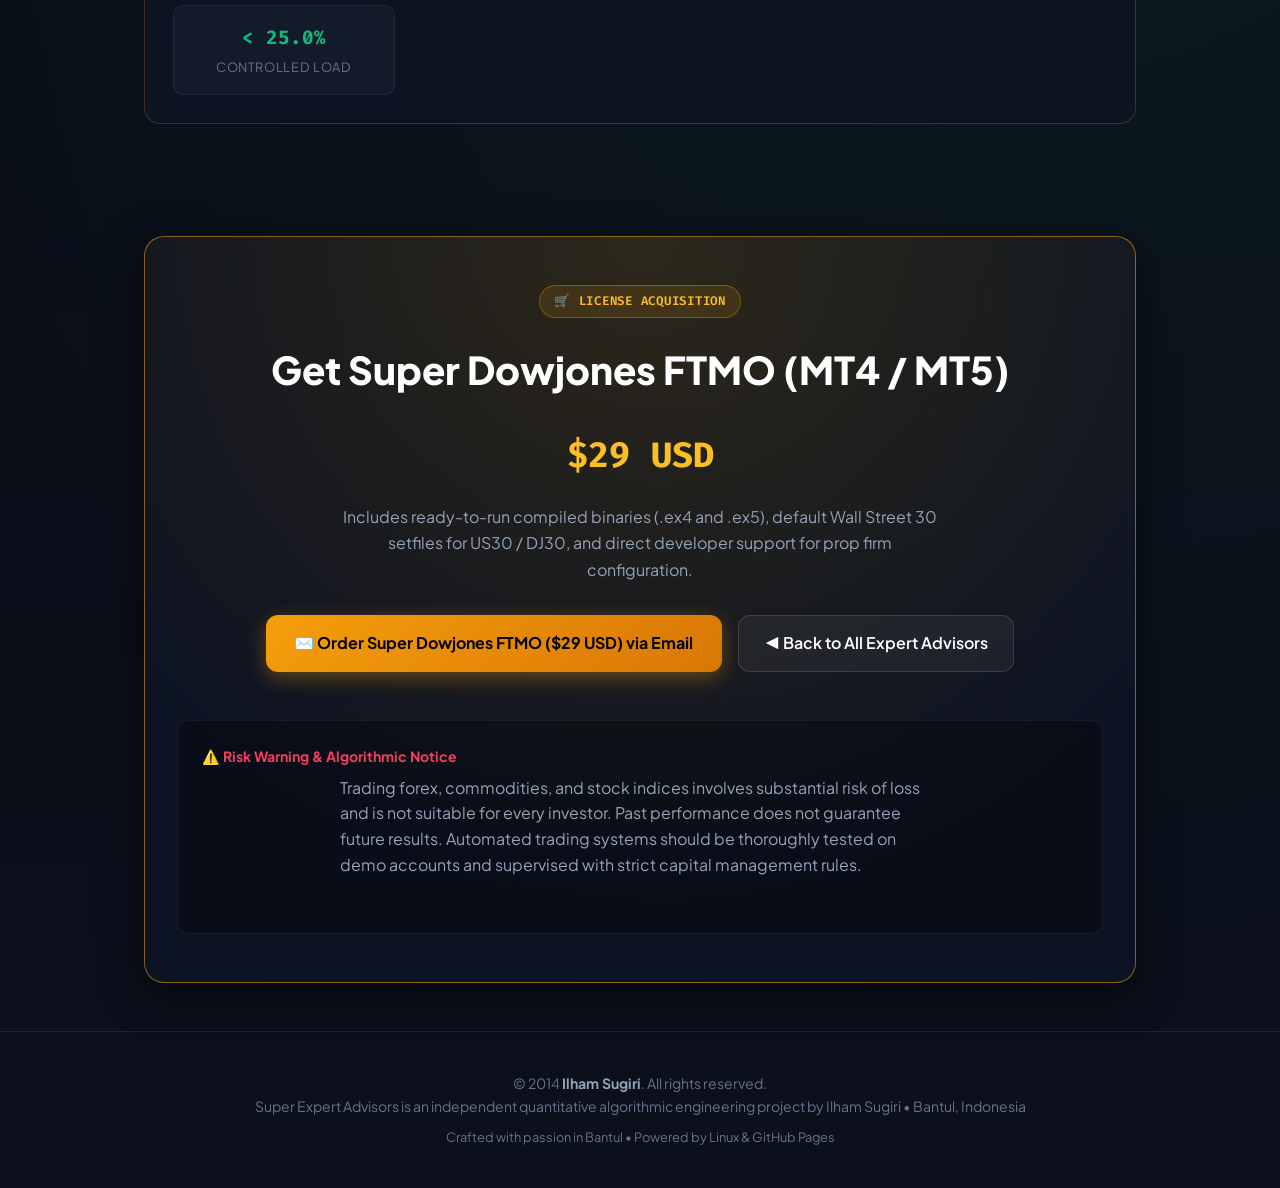
<file: super-dowjones/index.html>
<!DOCTYPE html>
<html lang="en">
<head>
    <meta charset="UTF-8">
    <meta name="viewport" content="width=device-width, initial-scale=1.0">
    <title>Super Dowjones FTMO MT4 / MT5 | Zeta Momentum & Dynamic ATR(100) H1 — Ilham Sugiri</title>
    <meta name="description" content="Official architecture, strategy breakdown, and verified multi-year backtest report for Super Dowjones FTMO MT4/MT5 by Ilham Sugiri. High-accuracy quantitative trading robot for Dow Jones / US30 / DJ30 index combining proprietary Zeta Momentum, dynamic ATR(100) H1 Stop Loss & Take Profit, and asymmetric 1:2 Risk-to-Reward ratio.">
    <meta name="author" content="Ilham Sugiri">

    <!-- Open Graph Meta Tags -->
    <meta property="og:title" content="Super Dowjones FTMO MT4 / MT5 — Quantitative Index Trading Robot">
    <meta property="og:description" content="Accurate quantitative trading robot for Dow Jones / US30 index with proprietary Zeta Momentum, dynamic ATR(100) H1, strict single-entry execution, and 1:2 Risk-to-Reward ratio. FTMO & prop firm ready.">
    <meta property="og:image" content="../assets/backtest_super_dowjones_ftmo_us30.png">
    <meta property="og:url" content="https://superexpertadvisors.web.id/super-dowjones/">
    <meta property="og:type" content="website">

    <!-- Google Fonts -->
    <link rel="preconnect" href="https://fonts.googleapis.com">
    <link rel="preconnect" href="https://fonts.gstatic.com" crossorigin>
    <link href="https://fonts.googleapis.com/css2?family=Fira+Code:wght@400;500;600;700&family=Plus+Jakarta+Sans:wght@300;400;500;600;700;800&display=swap" rel="stylesheet">

    <link rel="stylesheet" href="../assets/i18n.css">

    <style>
        :root {
            --bg-primary: #06080e;
            --bg-secondary: #0d1424;
            --bg-card: rgba(13, 20, 36, 0.85);
            --border-color: rgba(245, 158, 11, 0.22);
            --border-glow: rgba(245, 158, 11, 0.55);
            
            --accent-gold: #fbbf24;
            --accent-amber: #f59e0b;
            --accent-gold-dark: #d97706;
            --accent-emerald: #10b981;
            --accent-cyan: #06b6d4;
            --accent-rose: #f43f5e;
            
            --text-main: #f8fafc;
            --text-muted: #94a3b8;
            --text-dim: #64748b;
        }

        * {
            margin: 0;
            padding: 0;
            box-sizing: border-box;
        }

        body {
            font-family: 'Plus Jakarta Sans', -apple-system, BlinkMacSystemFont, sans-serif;
            background-color: var(--bg-primary);
            color: var(--text-main);
            line-height: 1.65;
            background-image: 
                radial-gradient(circle at 15% 15%, rgba(245, 158, 11, 0.1) 0%, transparent 45%),
                radial-gradient(circle at 85% 65%, rgba(16, 185, 129, 0.08) 0%, transparent 45%),
                linear-gradient(to bottom, #06080e 0%, #0b101c 100%);
            min-height: 100vh;
        }

        .container {
            max-width: 1040px;
            margin: 0 auto;
            padding: 0 1.5rem;
        }

        /* TOP NAVIGATION */
        header {
            position: sticky;
            top: 0;
            z-index: 100;
            background: rgba(6, 8, 14, 0.9);
            backdrop-filter: blur(14px);
            -webkit-backdrop-filter: blur(14px);
            border-bottom: 1px solid rgba(245, 158, 11, 0.15);
            padding: 0.9rem 0;
        }

        .nav-content {
            display: flex;
            align-items: center;
            justify-content: space-between;
            gap: 1rem;
        }

        .nav-back {
            display: inline-flex;
            align-items: center;
            gap: 0.5rem;
            color: var(--text-muted);
            text-decoration: none;
            font-size: 0.92rem;
            font-weight: 600;
            padding: 0.45rem 0.9rem;
            border-radius: 8px;
            background: rgba(255, 255, 255, 0.04);
            border: 1px solid rgba(255, 255, 255, 0.08);
            transition: all 0.2s ease;
            white-space: nowrap;
            flex-shrink: 0;
        }

        .nav-back:hover {
            color: #fff;
            background: rgba(245, 158, 11, 0.15);
            border-color: var(--accent-amber);
            transform: translateX(-2px);
        }

        .nav-back-short {
            display: none;
        }

        .nav-title {
            font-family: 'Fira Code', monospace;
            font-size: 0.9rem;
            font-weight: 600;
            color: var(--accent-gold);
            letter-spacing: 0.05em;
            display: flex;
            align-items: center;
            gap: 0.5rem;
            white-space: nowrap;
        }

        .nav-title .dot {
            width: 8px;
            height: 8px;
            border-radius: 50%;
            background-color: var(--accent-emerald);
            box-shadow: 0 0 10px var(--accent-emerald);
            animation: pulse 2s infinite;
        }

        @keyframes pulse {
            0% { opacity: 0.4; transform: scale(0.9); }
            50% { opacity: 1; transform: scale(1.1); }
            100% { opacity: 0.4; transform: scale(0.9); }
        }

        .nav-actions {
            display: flex;
            align-items: center;
            gap: 0.85rem;
            white-space: nowrap;
            flex-shrink: 0;
        }

        /* HERO SECTION */
        .hero {
            padding: 3.5rem 0 2rem;
            text-align: center;
        }

        .badge-pill {
            display: inline-block;
            font-family: 'Fira Code', monospace;
            font-size: 0.78rem;
            font-weight: 600;
            color: var(--accent-gold);
            background: rgba(245, 158, 11, 0.12);
            border: 1px solid rgba(245, 158, 11, 0.35);
            padding: 0.35rem 0.9rem;
            border-radius: 999px;
            margin-bottom: 1.25rem;
            text-transform: uppercase;
            letter-spacing: 0.06em;
        }

        .hero-title {
            font-size: clamp(2.4rem, 5.5vw, 3.6rem);
            font-weight: 800;
            line-height: 1.15;
            letter-spacing: -0.02em;
            margin-bottom: 0.6rem;
            background: linear-gradient(135deg, #ffffff 30%, #fbbf24 80%, #f59e0b 100%);
            -webkit-background-clip: text;
            -webkit-text-fill-color: transparent;
        }

        .hero-tagline {
            font-size: 1.25rem;
            font-weight: 700;
            color: var(--accent-gold);
            margin-bottom: 1.25rem;
        }

        .hero-desc {
            font-size: 1.1rem;
            color: var(--text-muted);
            max-width: 820px;
            margin: 0 auto 2.5rem;
            line-height: 1.7;
        }

        /* QUICK STATS */
        .quick-stats {
            display: grid;
            grid-template-columns: repeat(auto-fit, minmax(210px, 1fr));
            gap: 1rem;
            margin-bottom: 3.5rem;
        }

        .stat-item {
            background: var(--bg-card);
            border: 1px solid var(--border-color);
            border-radius: 12px;
            padding: 1.25rem;
            text-align: center;
            backdrop-filter: blur(10px);
        }

        .stat-item .val {
            font-family: 'Fira Code', monospace;
            font-size: 1.35rem;
            font-weight: 700;
            color: var(--accent-gold);
            margin-bottom: 0.25rem;
        }

        .stat-item .lbl {
            font-size: 0.85rem;
            color: var(--text-muted);
        }

        /* SECTION STYLES */
        .section {
            padding: 3rem 0;
            border-top: 1px solid rgba(255, 255, 255, 0.06);
        }

        .section-header {
            margin-bottom: 2.25rem;
        }

        .section-tag {
            font-family: 'Fira Code', monospace;
            font-size: 0.78rem;
            font-weight: 600;
            color: var(--accent-gold);
            letter-spacing: 0.08em;
            display: block;
            margin-bottom: 0.4rem;
        }

        .section-title {
            font-size: clamp(1.6rem, 3vw, 2.2rem);
            font-weight: 800;
            color: #ffffff;
            margin-bottom: 0.5rem;
        }

        /* STRATEGY PILLARS GRID */
        .pillars-grid {
            display: grid;
            grid-template-columns: repeat(auto-fit, minmax(240px, 1fr));
            gap: 1.35rem;
            margin-bottom: 2.5rem;
        }

        .pillar-card {
            background: var(--bg-card);
            border: 1px solid var(--border-color);
            border-radius: 16px;
            padding: 1.75rem;
            position: relative;
            overflow: hidden;
            transition: all 0.25s ease;
        }

        .pillar-card:hover {
            transform: translateY(-3px);
            border-color: rgba(245, 158, 11, 0.45);
            box-shadow: 0 10px 30px rgba(0, 0, 0, 0.5);
        }

        .pillar-icon {
            font-size: 2.2rem;
            margin-bottom: 1rem;
            display: inline-block;
        }

        .pillar-title {
            font-size: 1.15rem;
            font-weight: 700;
            color: #ffffff;
            margin-bottom: 0.6rem;
        }

        .pillar-desc {
            font-size: 0.92rem;
            color: var(--text-muted);
            line-height: 1.65;
        }

        /* FTMO PROP FIRM CALLOUT */
        .propfirm-box {
            background: linear-gradient(135deg, rgba(16, 185, 129, 0.12) 0%, rgba(6, 182, 212, 0.08) 100%);
            border: 1px solid rgba(16, 185, 129, 0.35);
            border-radius: 16px;
            padding: 1.75rem;
            margin-top: 1rem;
            margin-bottom: 2.5rem;
            display: flex;
            align-items: flex-start;
            gap: 1.25rem;
        }

        .propfirm-box .prop-icon {
            font-size: 2.4rem;
            flex-shrink: 0;
            line-height: 1;
        }

        .propfirm-box h4 {
            font-size: 1.15rem;
            font-weight: 700;
            color: #ffffff;
            margin-bottom: 0.45rem;
        }

        .propfirm-box p {
            font-size: 0.93rem;
            color: #cbd5e1;
            line-height: 1.6;
        }

        /* SPECS TABLE */
        .specs-card {
            background: var(--bg-card);
            border: 1px solid var(--border-color);
            border-radius: 16px;
            overflow: hidden;
            backdrop-filter: blur(10px);
        }

        .specs-table {
            width: 100%;
            border-collapse: collapse;
        }

        .specs-table tr {
            border-bottom: 1px solid rgba(255, 255, 255, 0.06);
        }

        .specs-table tr:last-child {
            border-bottom: none;
        }

        .specs-table td {
            padding: 1.1rem 1.5rem;
            font-size: 0.95rem;
        }

        .specs-label {
            font-weight: 600;
            color: var(--text-muted);
            width: 40%;
        }

        .specs-value {
            font-weight: 600;
            color: #ffffff;
        }

        .important-alert {
            margin-top: 1.5rem;
            padding: 1.1rem 1.4rem;
            background: rgba(245, 158, 11, 0.12);
            border-left: 4px solid var(--accent-amber);
            border-radius: 8px;
            font-weight: 600;
            color: #fbbf24;
            font-size: 0.95rem;
        }

        /* BACKTEST SECTION */
        .backtest-box {
            background: var(--bg-card);
            border: 1px solid var(--border-color);
            border-radius: 16px;
            padding: 1.75rem;
            backdrop-filter: blur(10px);
        }

        .backtest-img-wrapper {
            width: 100%;
            border-radius: 12px;
            overflow: hidden;
            border: 1px solid rgba(255, 255, 255, 0.1);
            background: #000;
            margin-bottom: 1.5rem;
        }

        .backtest-img {
            width: 100%;
            height: auto;
            display: block;
            object-fit: contain;
        }

        .backtest-metrics-grid {
            display: grid;
            grid-template-columns: repeat(auto-fit, minmax(180px, 1fr));
            gap: 1rem;
            margin-top: 1.5rem;
        }

        .bt-metric {
            background: rgba(255, 255, 255, 0.03);
            border: 1px solid rgba(255, 255, 255, 0.06);
            border-radius: 10px;
            padding: 1rem;
            text-align: center;
        }

        .bt-metric .m-val {
            font-family: 'Fira Code', monospace;
            font-size: 1.2rem;
            font-weight: 700;
            color: var(--accent-emerald);
            margin-bottom: 0.2rem;
        }

        .bt-metric .lbl {
            font-size: 0.8rem;
            color: var(--text-dim);
            text-transform: uppercase;
            letter-spacing: 0.05em;
        }

        /* ORDER CTA */
        .order-card {
            background: radial-gradient(circle at 50% 0%, rgba(245, 158, 11, 0.15) 0%, rgba(13, 20, 36, 0.95) 75%);
            border: 1px solid var(--border-glow);
            border-radius: 20px;
            padding: 3rem 2rem;
            text-align: center;
            margin: 4rem 0 3rem;
            box-shadow: 0 10px 40px rgba(0, 0, 0, 0.6);
        }

        .order-card h2 {
            font-size: clamp(1.8rem, 3.5vw, 2.4rem);
            font-weight: 800;
            color: #ffffff;
            margin-bottom: 0.75rem;
        }

        .order-price-badge {
            display: inline-block;
            font-family: 'Fira Code', monospace;
            font-size: 2.2rem;
            font-weight: 800;
            color: var(--accent-gold);
            margin: 0.75rem 0 1.25rem;
        }

        .order-card p {
            max-width: 600px;
            margin: 0 auto 2rem;
            color: var(--text-muted);
            font-size: 1rem;
        }

        .order-buttons {
            display: flex;
            justify-content: center;
            gap: 1rem;
            flex-wrap: wrap;
        }

        .btn-order-primary {
            display: inline-flex;
            align-items: center;
            gap: 0.6rem;
            background: linear-gradient(135deg, #f59e0b 0%, #d97706 100%);
            color: #000000;
            font-weight: 700;
            font-size: 1rem;
            padding: 0.9rem 1.8rem;
            border-radius: 12px;
            text-decoration: none;
            transition: all 0.25s ease;
            box-shadow: 0 6px 20px rgba(245, 158, 11, 0.35);
        }

        .btn-order-primary:hover {
            transform: translateY(-2px);
            box-shadow: 0 10px 28px rgba(245, 158, 11, 0.5);
            background: linear-gradient(135deg, #fbbf24 0%, #f59e0b 100%);
        }

        .btn-order-secondary {
            display: inline-flex;
            align-items: center;
            gap: 0.6rem;
            background: rgba(255, 255, 255, 0.05);
            color: #ffffff;
            font-weight: 600;
            font-size: 1rem;
            padding: 0.9rem 1.6rem;
            border-radius: 12px;
            text-decoration: none;
            border: 1px solid rgba(255, 255, 255, 0.12);
            transition: all 0.25s ease;
        }

        .btn-order-secondary:hover {
            background: rgba(255, 255, 255, 0.1);
            border-color: rgba(255, 255, 255, 0.25);
        }

        /* DISCLAIMER */
        .disclaimer-card {
            margin-top: 3rem;
            padding: 1.5rem;
            background: rgba(0, 0, 0, 0.3);
            border: 1px solid rgba(255, 255, 255, 0.06);
            border-radius: 12px;
            text-align: left;
        }

        .disclaimer-title {
            font-size: 0.88rem;
            font-weight: 700;
            color: var(--accent-rose);
            margin-bottom: 0.4rem;
            display: flex;
            align-items: center;
            gap: 0.4rem;
        }

        .disclaimer-text {
            font-size: 0.82rem;
            color: var(--text-dim);
            line-height: 1.6;
        }

        /* FOOTER */
        footer {
            border-top: 1px solid rgba(255, 255, 255, 0.08);
            padding: 2.5rem 0;
            text-align: center;
            color: var(--text-dim);
            font-size: 0.88rem;
        }

        footer strong {
            color: var(--text-muted);
        }

        @media (max-width: 640px) {
            .nav-back span:not(.nav-back-short) {
                display: none;
            }
            .nav-back-short {
                display: inline !important;
            }
            .specs-table td {
                padding: 0.85rem 1rem;
                font-size: 0.88rem;
            }
            .specs-label {
                width: 45%;
            }
            .propfirm-box {
                flex-direction: column;
                gap: 0.75rem;
            }
        }
    </style>
</head>
<body>

    <!-- STICKY HEADER -->
    <header>
        <div class="container nav-content">
            <a href="../" class="nav-back">
                <span>◀ Back to Expert Advisors</span>
                <span class="nav-back-short">◀ EA Hub</span>
            </a>

            <div class="nav-title">
                <span class="dot"></span>
                <span>SUPER DOWJONES FTMO</span>
            </div>

            <div class="nav-actions">
                <div id="i18n-selector-mount"></div>
                <a href="#order" class="btn-order-primary" style="padding: 0.45rem 1rem; font-size: 0.85rem;">
                    <span>$29 USD</span>
                </a>
            </div>
        </div>
    </header>

    <main class="container">

        <!-- HERO -->
        <section class="hero">
            <span class="badge-pill" data-i18n="sdj_page_tag">⭐ FTMO & PROP FIRM READY QUANT ENGINE • MT4 & MT5</span>
            <h1 class="hero-title" data-i18n="sdj_title">Super Dowjones FTMO MT4 / MT5</h1>
            <p class="hero-tagline" data-i18n="sdj_tagline">Zeta Momentum & Dynamic ATR(100) H1 Single-Entry Quant Engine (1:2 R:R)</p>
            <p class="hero-desc" data-i18n="sdj_hero_desc">
                Super Dowjones FTMO MT4/MT5 is an exceptionally accurate expert advisor engineered for the Dow Jones / US30 / DJ30 index. Powered by Ilham Sugiri's proprietary 'Zeta Momentum' indicator, it operates on a strict single-entry execution model with dynamic Stop Loss and Take Profit calculated using ATR (100) on the H1 timeframe and an asymmetric 1:2 Risk-to-Reward ratio. 100% compliant with FTMO and prop firm drawdown rules.
            </p>

            <!-- QUICK STATS -->
            <div class="quick-stats">
                <div class="stat-item">
                    <div class="val">US30 / DJ30</div>
                    <div class="lbl">Asset Symbol</div>
                </div>
                <div class="stat-item">
                    <div class="val">M5 + ATR H1</div>
                    <div class="lbl">Timeframe Architecture</div>
                </div>
                <div class="stat-item">
                    <div class="val">Single Entry</div>
                    <div class="lbl">Risk Model (1:2 R:R)</div>
                </div>
                <div class="stat-item">
                    <div class="val">2020 - 2023</div>
                    <div class="lbl">Multi-Regime Backtest</div>
                </div>
            </div>
        </section>

        <!-- STRATEGY ARCHITECTURE -->
        <section class="section">
            <div class="section-header">
                <span class="section-tag">01 // QUANTITATIVE FOUNDATION</span>
                <h2 class="section-title" data-i18n="sdj_sec_strat_title">Algorithmic Strategy Architecture</h2>
            </div>

            <div class="pillars-grid">
                <!-- Pillar 1 -->
                <div class="pillar-card">
                    <div class="pillar-icon">⚡</div>
                    <h3 class="pillar-title" data-i18n="sdj_strat_zeta_title">Proprietary 'Zeta Momentum' Indicator</h3>
                    <p class="pillar-desc" data-i18n="sdj_strat_zeta_desc">
                        A specialized algorithmic momentum indicator engineered to identify institutional Wall Street momentum shifts and volume surges on the Dow Jones 30 index.
                    </p>
                </div>

                <!-- Pillar 2 -->
                <div class="pillar-card">
                    <div class="pillar-icon">🛡️</div>
                    <h3 class="pillar-title" data-i18n="sdj_strat_single_title">Strict Single-Entry Execution (Prop Firm Ready)</h3>
                    <p class="pillar-desc" data-i18n="sdj_strat_single_desc">
                        Executes strictly 1 order at a time with guaranteed hard SL and TP. Zero martingale, zero averaging, and zero grid risking, ensuring total compliance with FTMO daily loss and total drawdown limits.
                    </p>
                </div>

                <!-- Pillar 3 -->
                <div class="pillar-card">
                    <div class="pillar-icon">📐</div>
                    <h3 class="pillar-title" data-i18n="sdj_strat_atr_title">Dynamic ATR (100) on H1 Timeframe</h3>
                    <p class="pillar-desc" data-i18n="sdj_strat_atr_desc">
                        Dynamically tracks macro market volatility with a 100-period Average True Range on the 1-Hour chart to set volatility-calibrated Stop Loss and Take Profit levels that withstand US session volatility.
                    </p>
                </div>

                <!-- Pillar 4 -->
                <div class="pillar-card">
                    <div class="pillar-icon">⚖️</div>
                    <h3 class="pillar-title" data-i18n="sdj_strat_rr_title">Asymmetric 1 : 2 Risk-to-Reward Ratio</h3>
                    <p class="pillar-desc" data-i18n="sdj_strat_rr_desc">
                        Enforces mathematical expectancy where profit targets yield twice the distance of the initial risk (1 : 2 R:R), ensuring sustained capital growth even during erratic market conditions.
                    </p>
                </div>
            </div>

            <!-- PROPFIRM CALLOUT -->
            <div class="propfirm-box">
                <div class="prop-icon">🏆</div>
                <div>
                    <h4>Engineered for FTMO & Prop Firm Challenges</h4>
                    <p>
                        With strict single-position execution, hard Stop Loss, dynamic ATR volatility scaling, and strictly zero grid or martingale layering, Super Dowjones FTMO easily satisfies prop firm risk models (FTMO, The Funded Trader, FundedNext) by protecting against unpredictable market spikes.
                    </p>
                </div>
            </div>
        </section>

        <!-- SPECIFICATIONS & RECOMMENDATIONS -->
        <section class="section">
            <div class="section-header">
                <span class="section-tag">02 // DEPLOYMENT PARAMETERS</span>
                <h2 class="section-title" data-i18n="sdj_sec_recom_title">Operational Specifications & Recommendations</h2>
            </div>

            <div class="specs-card">
                <table class="specs-table">
                    <tr>
                        <td class="specs-label" data-i18n="sdj_rec_pairs_lbl">Asset & Index Symbol</td>
                        <td class="specs-value" data-i18n="sdj_rec_pairs_val">Dowjones / US30 / DJ30 index</td>
                    </tr>
                    <tr>
                        <td class="specs-label" data-i18n="sdj_rec_tf_lbl">Timeframe</td>
                        <td class="specs-value" data-i18n="sdj_rec_tf_val">M5 (5 Minutes) — with ATR(100) H1 Volatility Filter</td>
                    </tr>
                    <tr>
                        <td class="specs-label" data-i18n="sdj_rec_dep_mini_lbl">Min Deposit (Mini Contract)</td>
                        <td class="specs-value" data-i18n="sdj_rec_dep_mini_val">$400 ($800 recommended)</td>
                    </tr>
                    <tr>
                        <td class="specs-label" data-i18n="sdj_rec_dep_std_lbl">Min Deposit (Standard Contract)</td>
                        <td class="specs-value" data-i18n="sdj_rec_dep_std_val">$4,000 ($8,000 recommended)</td>
                    </tr>
                    <tr>
                        <td class="specs-label" data-i18n="sdj_rec_acc_lbl">Account Type</td>
                        <td class="specs-value" data-i18n="sdj_rec_acc_val">Raw Spread or Zero Spread accounts</td>
                    </tr>
                </table>

                <div class="important-alert" data-i18n="sdj_rec_imp_note">
                    ⚡ IMPORTANT: It is very important to use LOW SPREAD accounts for best results!
                </div>
            </div>
        </section>

        <!-- VERIFIED HISTORICAL BACKTEST -->
        <section class="section">
            <div class="section-header">
                <span class="section-tag">03 // PROVEN EVIDENCE</span>
                <h2 class="section-title" data-i18n="sdj_sec_bt_title">Verified Multi-Year Backtest Performance (US30 / DJ30 M5)</h2>
                <p class="section-desc" style="color: var(--text-muted);" data-i18n="sdj_bt_desc">
                    Historical multi-year backtest (Jan 2020 – Oct 2023) on Dow Jones US30 M5 across extreme market regimes. Demonstrates steady capital growth from ~$3,162 to over $15,000+ USD (~$16,324 peak) with strictly controlled deposit load.
                </p>
            </div>

            <div class="backtest-box">
                <div class="backtest-img-wrapper">
                    <img src="../assets/backtest_super_dowjones_ftmo_us30.png" alt="Super Dowjones FTMO Backtest Chart US30 2020-2023" class="backtest-img">
                </div>

                <div class="backtest-metrics-grid">
                    <div class="bt-metric">
                        <div class="m-val">US30 / DJ30</div>
                        <div class="lbl">Asset Symbol</div>
                    </div>
                    <div class="bt-metric">
                        <div class="m-val">M5</div>
                        <div class="lbl">Timeframe Chart</div>
                    </div>
                    <div class="bt-metric">
                        <div class="m-val">2020 - 2023</div>
                        <div class="lbl">Multi-Regime Test</div>
                    </div>
                    <div class="bt-metric">
                        <div class="m-val">&gt; $15,000</div>
                        <div class="lbl">Ending Capital ($16.3k Peak)</div>
                    </div>
                    <div class="bt-metric">
                        <div class="m-val">&lt; 25.0%</div>
                        <div class="lbl">Controlled Load</div>
                    </div>
                </div>
            </div>
        </section>

        <!-- ORDER & INQUIRY CARD -->
        <section class="order-card" id="order">
            <span class="badge-pill">🛒 LICENSE ACQUISITION</span>
            <h2>Get Super Dowjones FTMO (MT4 / MT5)</h2>
            <div class="order-price-badge">$29 USD</div>
            <p>
                Includes ready-to-run compiled binaries (.ex4 and .ex5), default Wall Street 30 setfiles for US30 / DJ30, and direct developer support for prop firm configuration.
            </p>

            <div class="order-buttons">
                <a href="mailto:ilham.piranha08@gmail.com?subject=Order%20Super%20Dowjones%20FTMO%20EA%20($29)" class="btn-order-primary">
                    <span data-i18n="sdj_btn_order_email">✉️ Order Super Dowjones FTMO ($29 USD) via Email</span>
                </a>
                <a href="../" class="btn-order-secondary">
                    <span data-i18n="sb_btn_back_ea">◀ Back to All Expert Advisors</span>
                </a>
            </div>

            <div class="disclaimer-card">
                <div class="disclaimer-title" data-i18n="ea_disclaimer_title">
                    ⚠️ Risk Warning & Algorithmic Notice
                </div>
                <p class="disclaimer-text" data-i18n="ea_disclaimer_desc">
                    Trading forex, commodities, and stock indices involves substantial risk of loss and is not suitable for every investor. Past performance does not guarantee future results. Automated trading systems should be thoroughly tested on demo accounts and supervised with strict capital management rules.
                </p>
            </div>
        </section>

    </main>

    <!-- FOOTER -->
    <footer>
        <div class="container">
            <p data-i18n="footer_rights">&copy; 2014 <strong>Ilham Sugiri</strong>. All rights reserved.</p>
            <p data-i18n="ea_footer_sub">Super Expert Advisors is an independent quantitative algorithmic engineering project by Ilham Sugiri • Bantul, Indonesia</p>
            <p style="margin-top: 0.5rem; font-size: 0.8rem; color: #64748b;" data-i18n="footer_crafted">Crafted with passion in Bantul • Powered by Linux & GitHub Pages</p>
        </div>
    </footer>

    <!-- MODULAR I18N MODULES & ENGINE -->
    <script src="../assets/i18n/core.js"></script>
    <script src="../assets/i18n/ea.js"></script>
    <script src="../assets/i18n.js"></script>
</body>
</html>
</file>
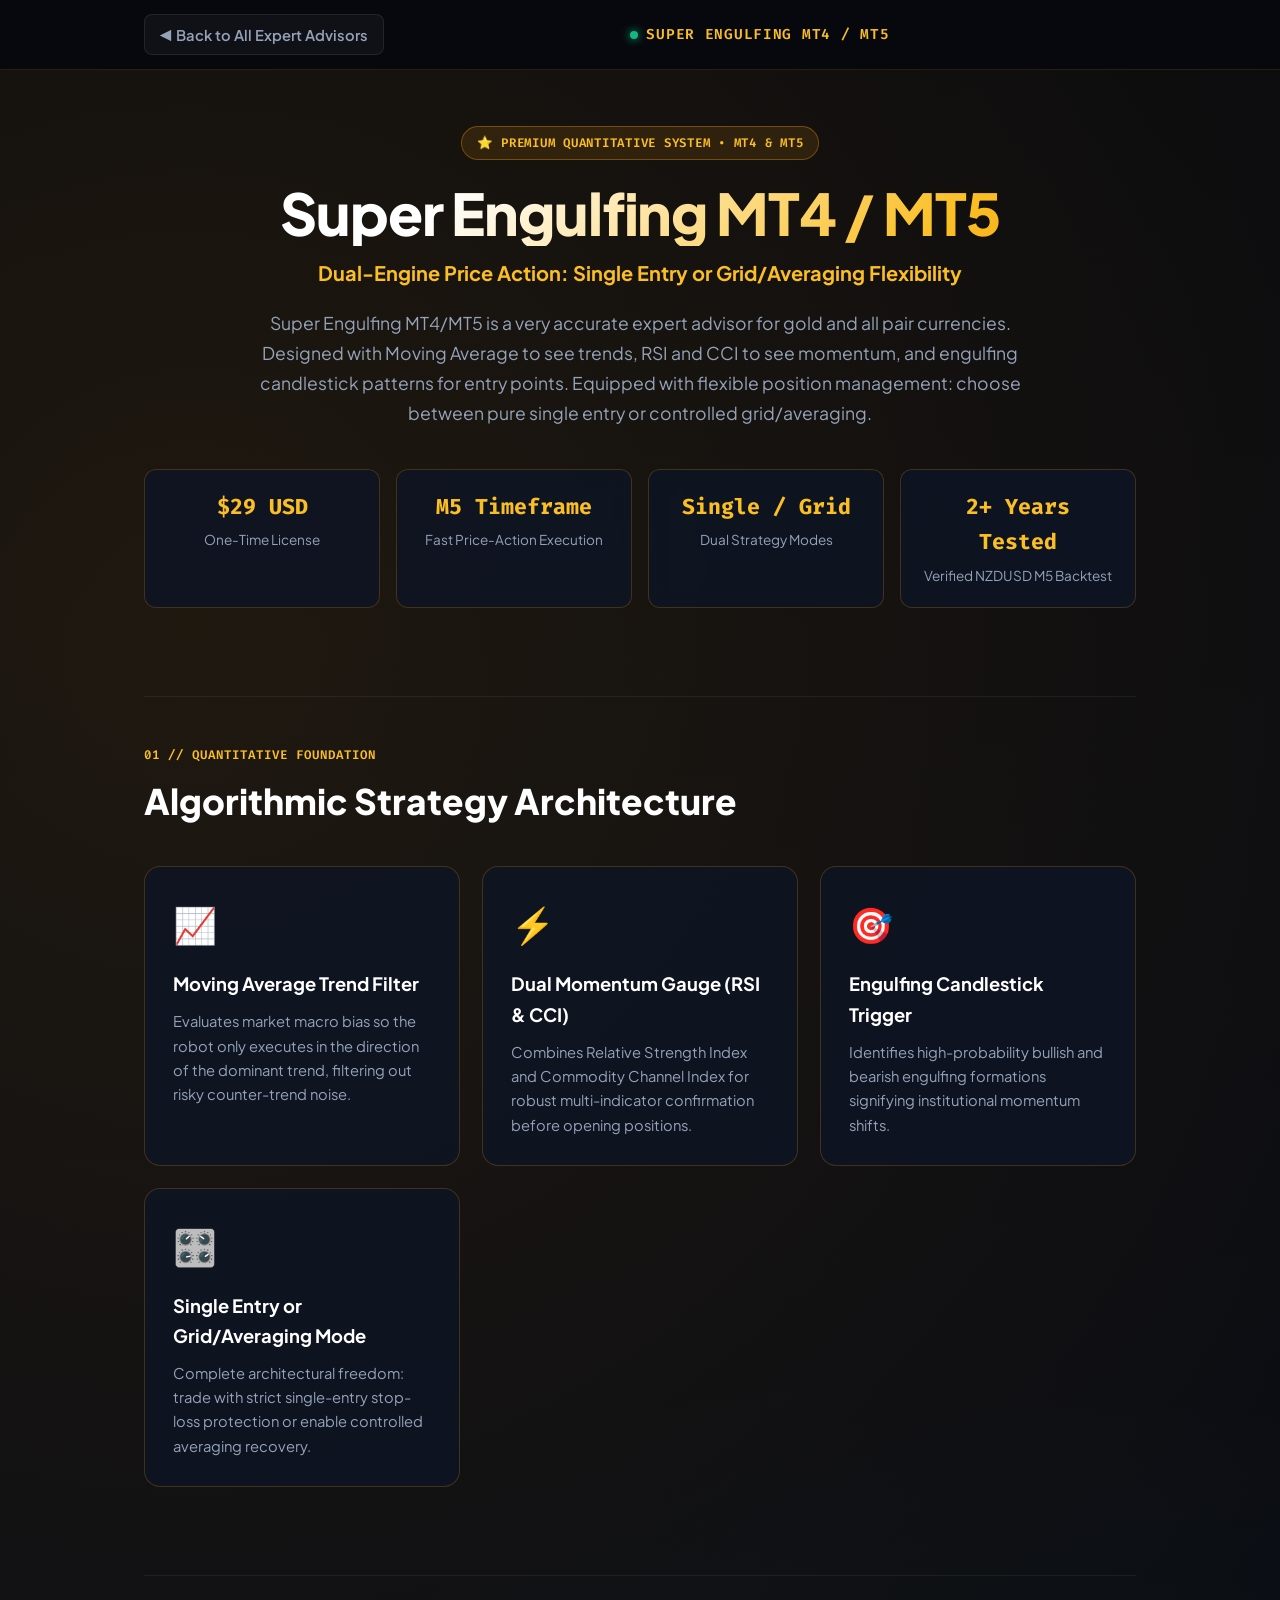
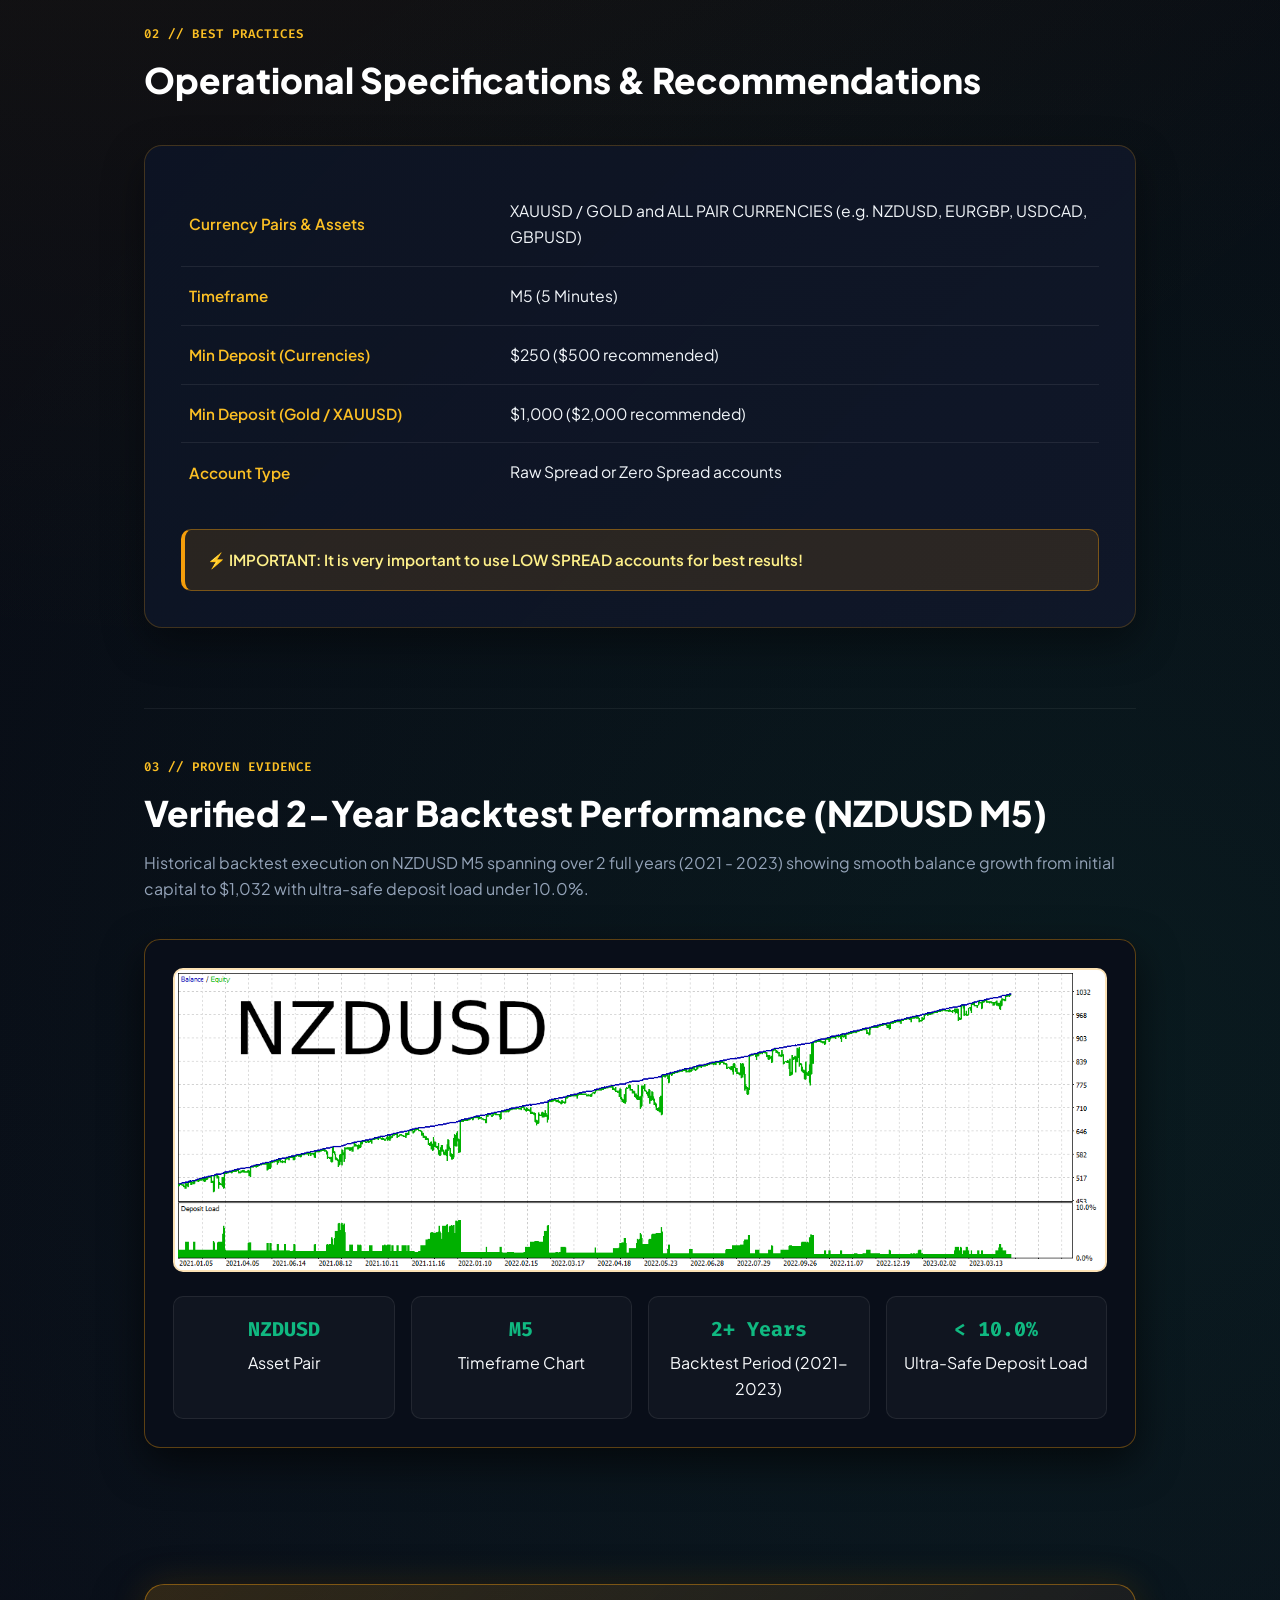
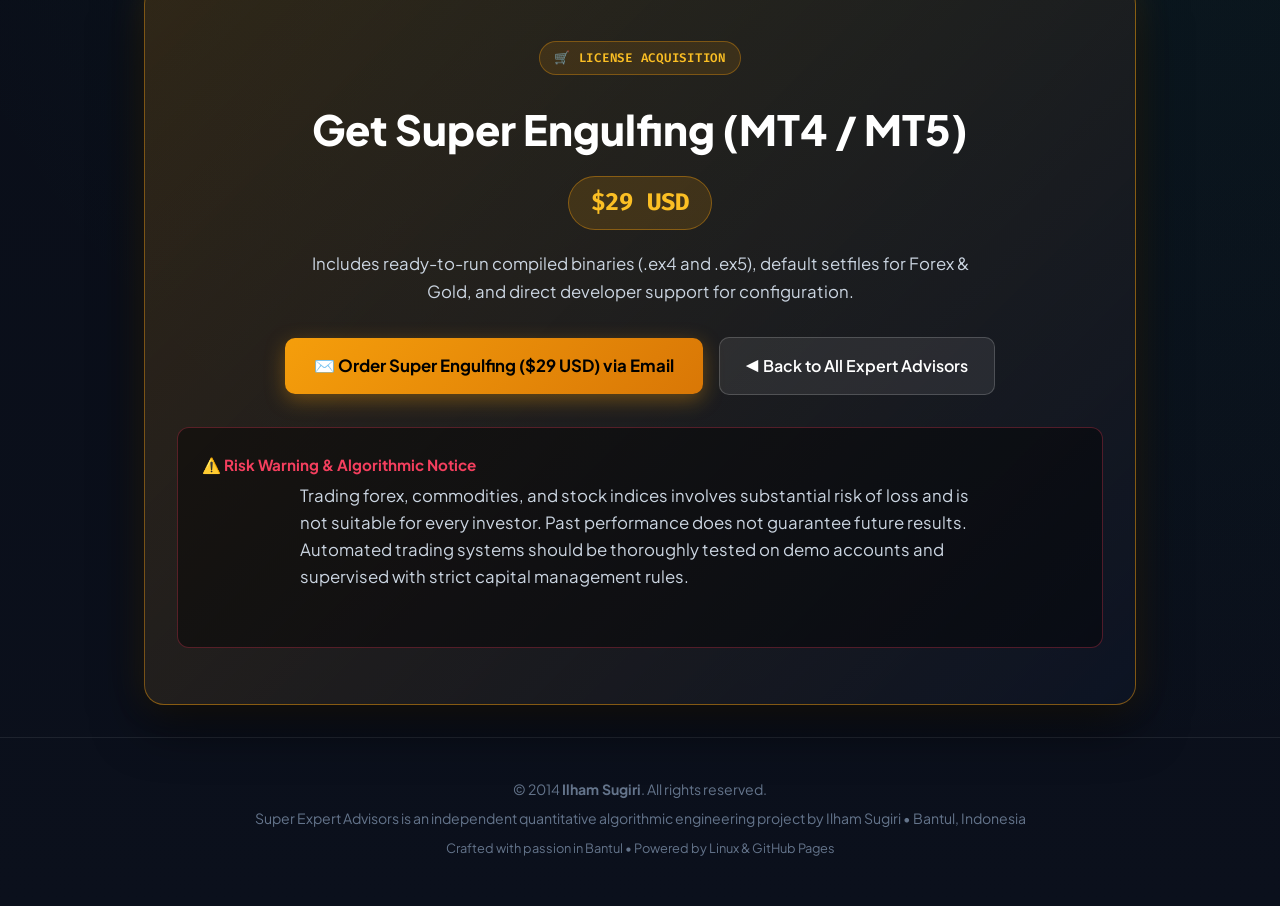
<file: super-engulfing/index.html>
<!DOCTYPE html>
<html lang="en">
<head>
    <meta charset="UTF-8">
    <meta name="viewport" content="width=device-width, initial-scale=1.0">
    <title>Super Engulfing MT4 / MT5 | Dual-Engine Price Action Robot — Ilham Sugiri</title>
    <meta name="description" content="Official architecture, strategy breakdown, and verified 2-year backtest report for Super Engulfing MT4/MT5 by Ilham Sugiri. Accurate price-action expert advisor with Single Entry and Grid/Averaging modes for Gold and Forex.">
    <meta name="author" content="Ilham Sugiri">

    <!-- Open Graph Meta Tags -->
    <meta property="og:title" content="Super Engulfing MT4 / MT5 — Quantitative Trading Robot">
    <meta property="og:description" content="Accurate quantitative price-action robot for Gold and Forex currency pairs with Moving Average trend filter, dual RSI & CCI momentum, and single/grid entry flexibility.">
    <meta property="og:image" content="../assets/backtest_super_engulfing_nzdusd.png">
    <meta property="og:url" content="https://superexpertadvisors.web.id/super-engulfing/">
    <meta property="og:type" content="website">

    <!-- Google Fonts -->
    <link rel="preconnect" href="https://fonts.googleapis.com">
    <link rel="preconnect" href="https://fonts.gstatic.com" crossorigin>
    <link href="https://fonts.googleapis.com/css2?family=Fira+Code:wght@400;500;600;700&family=Plus+Jakarta+Sans:wght@300;400;500;600;700;800&display=swap" rel="stylesheet">

    <link rel="stylesheet" href="../assets/i18n.css">

    <style>
        :root {
            --bg-primary: #06080e;
            --bg-secondary: #0d1424;
            --bg-card: rgba(13, 20, 36, 0.85);
            --border-color: rgba(245, 158, 11, 0.22);
            --border-glow: rgba(245, 158, 11, 0.55);
            
            --accent-gold: #fbbf24;
            --accent-amber: #f59e0b;
            --accent-gold-dark: #d97706;
            --accent-emerald: #10b981;
            --accent-cyan: #06b6d4;
            --accent-rose: #f43f5e;
            
            --text-main: #f8fafc;
            --text-muted: #94a3b8;
            --text-dim: #64748b;
        }

        * {
            margin: 0;
            padding: 0;
            box-sizing: border-box;
        }

        body {
            font-family: 'Plus Jakarta Sans', -apple-system, BlinkMacSystemFont, sans-serif;
            background-color: var(--bg-primary);
            color: var(--text-main);
            line-height: 1.65;
            background-image: 
                radial-gradient(circle at 15% 15%, rgba(245, 158, 11, 0.1) 0%, transparent 45%),
                radial-gradient(circle at 85% 65%, rgba(16, 185, 129, 0.08) 0%, transparent 45%),
                linear-gradient(to bottom, #06080e 0%, #0b101c 100%);
            min-height: 100vh;
        }

        .container {
            max-width: 1040px;
            margin: 0 auto;
            padding: 0 1.5rem;
        }

        /* TOP NAVIGATION */
        header {
            position: sticky;
            top: 0;
            z-index: 100;
            background: rgba(6, 8, 14, 0.9);
            backdrop-filter: blur(14px);
            -webkit-backdrop-filter: blur(14px);
            border-bottom: 1px solid rgba(245, 158, 11, 0.15);
            padding: 0.9rem 0;
        }

        .nav-content {
            display: flex;
            align-items: center;
            justify-content: space-between;
            gap: 1rem;
        }

        .nav-back {
            display: inline-flex;
            align-items: center;
            gap: 0.5rem;
            color: var(--text-muted);
            text-decoration: none;
            font-size: 0.92rem;
            font-weight: 600;
            padding: 0.45rem 0.9rem;
            border-radius: 8px;
            background: rgba(255, 255, 255, 0.04);
            border: 1px solid rgba(255, 255, 255, 0.08);
            transition: all 0.2s ease;
            white-space: nowrap;
            flex-shrink: 0;
        }

        .nav-back:hover {
            color: #fff;
            background: rgba(245, 158, 11, 0.15);
            border-color: var(--accent-amber);
            transform: translateX(-2px);
        }

        .nav-back-short {
            display: none;
        }

        .nav-title {
            font-family: 'Fira Code', monospace;
            font-size: 0.9rem;
            font-weight: 600;
            color: var(--accent-gold);
            letter-spacing: 0.05em;
            display: flex;
            align-items: center;
            gap: 0.5rem;
            white-space: nowrap;
        }

        .nav-title .dot {
            width: 8px;
            height: 8px;
            border-radius: 50%;
            background-color: var(--accent-emerald);
            box-shadow: 0 0 10px var(--accent-emerald);
            animation: pulse 2s infinite;
        }

        @keyframes pulse {
            0% { opacity: 0.4; transform: scale(0.9); }
            50% { opacity: 1; transform: scale(1.1); }
            100% { opacity: 0.4; transform: scale(0.9); }
        }

        .nav-actions {
            display: flex;
            align-items: center;
            gap: 0.85rem;
            white-space: nowrap;
            flex-shrink: 0;
        }

        /* HERO SECTION */
        .hero {
            padding: 3.5rem 0 2rem;
            text-align: center;
        }

        .badge-pill {
            display: inline-block;
            font-family: 'Fira Code', monospace;
            font-size: 0.78rem;
            font-weight: 600;
            color: var(--accent-gold);
            background: rgba(245, 158, 11, 0.12);
            border: 1px solid rgba(245, 158, 11, 0.35);
            padding: 0.35rem 0.9rem;
            border-radius: 999px;
            margin-bottom: 1.25rem;
            text-transform: uppercase;
            letter-spacing: 0.06em;
        }

        .hero-title {
            font-size: clamp(2.4rem, 5.5vw, 3.6rem);
            font-weight: 800;
            line-height: 1.15;
            letter-spacing: -0.02em;
            margin-bottom: 0.6rem;
            background: linear-gradient(135deg, #ffffff 30%, #fbbf24 80%, #f59e0b 100%);
            -webkit-background-clip: text;
            -webkit-text-fill-color: transparent;
        }

        .hero-tagline {
            font-size: 1.25rem;
            font-weight: 700;
            color: var(--accent-gold);
            margin-bottom: 1.25rem;
        }

        .hero-desc {
            font-size: 1.1rem;
            color: var(--text-muted);
            max-width: 820px;
            margin: 0 auto 2.5rem;
            line-height: 1.7;
        }

        /* QUICK STATS */
        .quick-stats {
            display: grid;
            grid-template-columns: repeat(auto-fit, minmax(210px, 1fr));
            gap: 1rem;
            margin-bottom: 3.5rem;
        }

        .stat-item {
            background: var(--bg-card);
            border: 1px solid var(--border-color);
            border-radius: 12px;
            padding: 1.25rem;
            text-align: center;
            backdrop-filter: blur(10px);
        }

        .stat-item .val {
            font-family: 'Fira Code', monospace;
            font-size: 1.35rem;
            font-weight: 700;
            color: var(--accent-gold);
            margin-bottom: 0.25rem;
        }

        .stat-item .lbl {
            font-size: 0.85rem;
            color: var(--text-muted);
        }

        /* SECTION STYLES */
        .section {
            padding: 3rem 0;
            border-top: 1px solid rgba(255, 255, 255, 0.06);
        }

        .section-header {
            margin-bottom: 2.25rem;
        }

        .section-tag {
            font-family: 'Fira Code', monospace;
            font-size: 0.78rem;
            font-weight: 600;
            color: var(--accent-gold);
            letter-spacing: 0.08em;
            display: block;
            margin-bottom: 0.4rem;
        }

        .section-title {
            font-size: clamp(1.6rem, 3vw, 2.2rem);
            font-weight: 800;
            color: #ffffff;
            margin-bottom: 0.5rem;
        }

        /* STRATEGY PILLARS GRID */
        .pillars-grid {
            display: grid;
            grid-template-columns: repeat(auto-fit, minmax(240px, 1fr));
            gap: 1.35rem;
            margin-bottom: 2.5rem;
        }

        .pillar-card {
            background: var(--bg-card);
            border: 1px solid var(--border-color);
            border-radius: 16px;
            padding: 1.75rem;
            position: relative;
            overflow: hidden;
            transition: all 0.25s ease;
        }

        .pillar-card:hover {
            transform: translateY(-3px);
            border-color: rgba(245, 158, 11, 0.45);
            box-shadow: 0 10px 30px rgba(0, 0, 0, 0.5);
        }

        .pillar-icon {
            font-size: 2.2rem;
            margin-bottom: 1rem;
            display: inline-block;
        }

        .pillar-title {
            font-size: 1.15rem;
            font-weight: 700;
            color: #ffffff;
            margin-bottom: 0.6rem;
        }

        .pillar-desc {
            font-size: 0.92rem;
            color: var(--text-muted);
            line-height: 1.65;
        }

        /* RECOMMENDATIONS SPECS CARD */
        .specs-card {
            background: linear-gradient(135deg, rgba(13, 20, 36, 0.95) 0%, rgba(17, 24, 43, 0.85) 100%);
            border: 1px solid var(--border-color);
            border-radius: 18px;
            padding: 2.25rem;
            box-shadow: 0 15px 40px rgba(0, 0, 0, 0.4);
            margin-bottom: 2rem;
        }

        .specs-table {
            width: 100%;
            border-collapse: collapse;
            margin-bottom: 1.75rem;
        }

        .specs-table tr {
            border-bottom: 1px solid rgba(255, 255, 255, 0.08);
        }

        .specs-table tr:last-child {
            border-bottom: none;
        }

        .specs-table td {
            padding: 1rem 0.5rem;
            vertical-align: middle;
        }

        .specs-label {
            font-weight: 600;
            color: var(--accent-gold);
            width: 35%;
            font-size: 0.95rem;
        }

        .specs-value {
            color: #f1f5f9;
            font-size: 0.98rem;
        }

        .specs-value strong {
            color: #ffffff;
        }

        .important-alert {
            background: rgba(245, 158, 11, 0.12);
            border: 1px solid rgba(245, 158, 11, 0.4);
            border-left: 4px solid var(--accent-amber);
            border-radius: 10px;
            padding: 1.1rem 1.4rem;
            color: #fef08a;
            font-size: 0.95rem;
            font-weight: 600;
            line-height: 1.6;
        }

        /* BACKTEST CHART CONTAINER */
        .backtest-box {
            background: #090e19;
            border: 1px solid rgba(245, 158, 11, 0.35);
            border-radius: 16px;
            padding: 1.75rem;
            margin-bottom: 2rem;
            box-shadow: 0 15px 40px rgba(0, 0, 0, 0.6);
        }

        .backtest-img-wrapper {
            background: #fff;
            border-radius: 10px;
            overflow: hidden;
            margin-bottom: 1.5rem;
            border: 2px solid rgba(245, 158, 11, 0.3);
        }

        .backtest-img {
            width: 100%;
            height: auto;
            display: block;
        }

        .backtest-metrics-grid {
            display: grid;
            grid-template-columns: repeat(auto-fit, minmax(180px, 1fr));
            gap: 1rem;
        }

        .bt-metric {
            background: rgba(255, 255, 255, 0.03);
            border: 1px solid rgba(255, 255, 255, 0.08);
            border-radius: 10px;
            padding: 1rem;
            text-align: center;
        }

        .bt-metric .m-val {
            font-family: 'Fira Code', monospace;
            font-size: 1.25rem;
            font-weight: 700;
            color: var(--accent-emerald);
            margin-bottom: 0.25rem;
        }

        .bt-metric .m-lbl {
            font-size: 0.8rem;
            color: var(--text-muted);
        }

        /* FINAL ORDER CARD */
        .order-card {
            background: linear-gradient(135deg, rgba(245, 158, 11, 0.16) 0%, rgba(13, 20, 36, 0.95) 100%);
            border: 1px solid rgba(245, 158, 11, 0.45);
            border-radius: 20px;
            padding: 3.5rem 2rem;
            text-align: center;
            margin: 3.5rem 0 2rem;
            box-shadow: 0 20px 50px rgba(0, 0, 0, 0.6), 0 0 35px rgba(245, 158, 11, 0.15);
        }

        .order-card h2 {
            font-size: clamp(2rem, 4vw, 2.6rem);
            font-weight: 800;
            color: #ffffff;
            margin-bottom: 0.75rem;
        }

        .order-price-badge {
            display: inline-block;
            font-family: 'Fira Code', monospace;
            font-size: 1.5rem;
            font-weight: 800;
            color: var(--accent-gold);
            background: rgba(245, 158, 11, 0.15);
            border: 1px solid rgba(245, 158, 11, 0.4);
            padding: 0.4rem 1.4rem;
            border-radius: 999px;
            margin-bottom: 1.25rem;
        }

        .order-card p {
            font-size: 1.05rem;
            color: #cbd5e1;
            max-width: 680px;
            margin: 0 auto 2rem;
        }

        .order-buttons {
            display: flex;
            align-items: center;
            justify-content: center;
            gap: 1rem;
            flex-wrap: wrap;
            margin-bottom: 2rem;
        }

        .btn-order-primary {
            background: linear-gradient(135deg, #f59e0b 0%, #d97706 100%);
            color: #000000 !important;
            font-weight: 700;
            font-size: 1.05rem;
            padding: 0.9rem 1.8rem;
            border-radius: 10px;
            text-decoration: none;
            box-shadow: 0 6px 20px rgba(245, 158, 11, 0.35);
            transition: all 0.25s ease;
            display: inline-flex;
            align-items: center;
            gap: 0.5rem;
        }

        .btn-order-primary:hover {
            transform: translateY(-2px);
            box-shadow: 0 8px 25px rgba(245, 158, 11, 0.55);
        }

        .btn-order-secondary {
            background: rgba(255, 255, 255, 0.08);
            color: #ffffff;
            font-weight: 600;
            font-size: 1rem;
            padding: 0.9rem 1.6rem;
            border-radius: 10px;
            text-decoration: none;
            border: 1px solid rgba(255, 255, 255, 0.18);
            transition: all 0.25s ease;
            display: inline-flex;
            align-items: center;
            gap: 0.5rem;
        }

        .btn-order-secondary:hover {
            background: rgba(255, 255, 255, 0.15);
            border-color: rgba(255, 255, 255, 0.35);
            transform: translateY(-2px);
        }

        /* DISCLAIMER */
        .disclaimer-card {
            background: rgba(0, 0, 0, 0.4);
            border: 1px solid rgba(244, 63, 94, 0.3);
            border-radius: 12px;
            padding: 1.5rem;
            text-align: left;
            margin-top: 2rem;
        }

        .disclaimer-title {
            color: var(--accent-rose);
            font-size: 0.95rem;
            font-weight: 700;
            margin-bottom: 0.4rem;
            display: flex;
            align-items: center;
            gap: 0.5rem;
        }

        .disclaimer-text {
            color: #94a3b8;
            font-size: 0.85rem;
            line-height: 1.6;
        }

        /* FOOTER */
        footer {
            border-top: 1px solid rgba(255, 255, 255, 0.08);
            padding: 2.5rem 0;
            text-align: center;
            color: var(--text-dim);
            font-size: 0.88rem;
        }

        footer p {
            margin-bottom: 0.4rem;
        }

        /* RESPONSIVE */
        @media (max-width: 900px) {
            .nav-title {
                display: none !important;
            }
            .hero-title {
                font-size: 2.3rem;
            }
            .specs-card {
                padding: 1.5rem;
            }
        }

        @media (max-width: 768px) {
            .nav-back-full {
                display: none !important;
            }
            .nav-back-short {
                display: inline !important;
            }
            .specs-table td {
                display: block;
                width: 100%;
                padding: 0.5rem 0;
            }
            .specs-table tr {
                padding: 0.75rem 0;
                display: block;
            }
        }

        @media (max-width: 580px) {
            header {
                padding: 0.65rem 0;
            }
            .container {
                padding: 0 1rem;
            }
            .nav-back {
                padding: 0.4rem 0.7rem;
                font-size: 0.84rem;
            }
            .lang-btn {
                padding: 0.4rem 0.65rem;
                font-size: 0.82rem;
            }
            .hero {
                padding: 2.2rem 0 1.5rem;
            }
            .hero-title {
                font-size: 2rem;
            }
            .order-card {
                padding: 2.25rem 1.25rem;
            }
        }
    </style>
</head>
<body>

    <!-- TOP NAVIGATION -->
    <header>
        <div class="container">
            <div class="nav-content">
                <a href="../" class="nav-back">
                    <span class="nav-back-full" data-i18n="sb_btn_back_ea">◀ Back to All Expert Advisors</span>
                    <span class="nav-back-short" data-i18n="nav_back_short">◀ Back</span>
                </a>

                <div class="nav-title">
                    <span class="dot"></span>
                    SUPER ENGULFING MT4 / MT5
                </div>

                <div class="nav-actions">
                    <!-- Language switcher automatically mounted here -->
                </div>
            </div>
        </div>
    </header>

    <main class="container">

        <!-- HERO SECTION -->
        <section class="hero">
            <span class="badge-pill" data-i18n="se_page_tag">⭐ PREMIUM QUANTITATIVE SYSTEM • MT4 & MT5</span>
            <h1 class="hero-title" data-i18n="se_title">Super Engulfing MT4 / MT5</h1>
            <div class="hero-tagline" data-i18n="se_tagline">Dual-Engine Price Action: Single Entry or Grid/Averaging Flexibility</div>
            <p class="hero-desc" data-i18n="se_hero_desc">
                Super Engulfing MT4/MT5 is a very accurate expert advisor for gold and all pair currencies. Designed with Moving Average to see trends, RSI and CCI to see momentum, and engulfing candlestick patterns for entry points. Equipped with flexible position management: choose between pure single entry or controlled grid/averaging.
            </p>

            <!-- STATS BAR -->
            <div class="quick-stats">
                <div class="stat-item">
                    <div class="val">$29 USD</div>
                    <div class="lbl">One-Time License</div>
                </div>
                <div class="stat-item">
                    <div class="val">M5 Timeframe</div>
                    <div class="lbl">Fast Price-Action Execution</div>
                </div>
                <div class="stat-item">
                    <div class="val">Single / Grid</div>
                    <div class="lbl">Dual Strategy Modes</div>
                </div>
                <div class="stat-item">
                    <div class="val">2+ Years Tested</div>
                    <div class="lbl">Verified NZDUSD M5 Backtest</div>
                </div>
            </div>
        </section>

        <!-- STRATEGY ARCHITECTURE -->
        <section class="section">
            <div class="section-header">
                <span class="section-tag">01 // QUANTITATIVE FOUNDATION</span>
                <h2 class="section-title" data-i18n="se_sec_strat_title">Algorithmic Strategy Architecture</h2>
            </div>

            <div class="pillars-grid">
                <!-- Moving Average -->
                <div class="pillar-card">
                    <div class="pillar-icon">📈</div>
                    <h3 class="pillar-title" data-i18n="se_strat_ma_title">Moving Average Trend Filter</h3>
                    <p class="pillar-desc" data-i18n="se_strat_ma_desc">
                        Evaluates market macro bias so the robot only executes in the direction of the dominant trend, filtering out risky counter-trend noise.
                    </p>
                </div>

                <!-- Dual Momentum RSI & CCI -->
                <div class="pillar-card">
                    <div class="pillar-icon">⚡</div>
                    <h3 class="pillar-title" data-i18n="se_strat_rsi_cci_title">Dual Momentum Gauge (RSI & CCI)</h3>
                    <p class="pillar-desc" data-i18n="se_strat_rsi_cci_desc">
                        Combines Relative Strength Index and Commodity Channel Index for robust multi-indicator confirmation before opening positions.
                    </p>
                </div>

                <!-- Engulfing Candlestick -->
                <div class="pillar-card">
                    <div class="pillar-icon">🎯</div>
                    <h3 class="pillar-title" data-i18n="se_strat_engulf_title">Engulfing Candlestick Trigger</h3>
                    <p class="pillar-desc" data-i18n="se_strat_engulf_desc">
                        Identifies high-probability bullish and bearish engulfing formations signifying institutional momentum shifts.
                    </p>
                </div>

                <!-- Single vs Grid Mode -->
                <div class="pillar-card">
                    <div class="pillar-icon">🎛️</div>
                    <h3 class="pillar-title" data-i18n="se_strat_mode_title">Single Entry or Grid/Averaging Mode</h3>
                    <p class="pillar-desc" data-i18n="se_strat_mode_desc">
                        Complete architectural freedom: trade with strict single-entry stop-loss protection or enable controlled averaging recovery.
                    </p>
                </div>
            </div>
        </section>

        <!-- OPERATIONAL RECOMMENDATIONS -->
        <section class="section">
            <div class="section-header">
                <span class="section-tag">02 // BEST PRACTICES</span>
                <h2 class="section-title" data-i18n="se_sec_recom_title">Operational Specifications & Recommendations</h2>
            </div>

            <div class="specs-card">
                <table class="specs-table">
                    <tr>
                        <td class="specs-label" data-i18n="sb_rec_pairs_lbl">Currency Pairs & Assets</td>
                        <td class="specs-value" data-i18n="se_rec_pairs_val">XAUUSD / GOLD and ALL PAIR CURRENCIES (e.g. NZDUSD, EURGBP, USDCAD, GBPUSD)</td>
                    </tr>
                    <tr>
                        <td class="specs-label" data-i18n="sb_rec_tf_lbl">Timeframe</td>
                        <td class="specs-value" data-i18n="sb_rec_tf_val">M5 (5 Minutes)</td>
                    </tr>
                    <tr>
                        <td class="specs-label" data-i18n="sb_rec_dep_fx_lbl">Min Deposit (Currencies)</td>
                        <td class="specs-value" data-i18n="sb_rec_dep_fx_val">$250 ($500 recommended)</td>
                    </tr>
                    <tr>
                        <td class="specs-label" data-i18n="sb_rec_dep_gold_lbl">Min Deposit (Gold / XAUUSD)</td>
                        <td class="specs-value" data-i18n="sb_rec_dep_gold_val">$1,000 ($2,000 recommended)</td>
                    </tr>
                    <tr>
                        <td class="specs-label" data-i18n="sb_rec_acc_lbl">Account Type</td>
                        <td class="specs-value" data-i18n="sb_rec_acc_val">Raw Spread or Zero Spread accounts</td>
                    </tr>
                </table>

                <div class="important-alert" data-i18n="sb_rec_imp_note">
                    ⚡ IMPORTANT: It is very important to use LOW SPREAD accounts for best results!
                </div>
            </div>
        </section>

        <!-- VERIFIED HISTORICAL BACKTEST -->
        <section class="section">
            <div class="section-header">
                <span class="section-tag">03 // PROVEN EVIDENCE</span>
                <h2 class="section-title" data-i18n="se_sec_bt_title">Verified 2-Year Backtest Performance (NZDUSD M5)</h2>
                <p class="section-desc" style="color: var(--text-muted);" data-i18n="se_bt_desc">
                    Historical backtest execution on NZDUSD M5 spanning over 2 full years (2021 - 2023) showing smooth balance growth from initial capital to $1,032 with ultra-safe deposit load under 10.0%.
                </p>
            </div>

            <div class="backtest-box">
                <div class="backtest-img-wrapper">
                    <img src="../assets/backtest_super_engulfing_nzdusd.png" alt="Super Engulfing NZDUSD M5 Backtest Chart Balance Equity and Deposit Load" class="backtest-img">
                </div>

                <div class="backtest-metrics-grid">
                    <div class="bt-metric">
                        <div class="m-val">NZDUSD</div>
                        <div class="lbl">Asset Pair</div>
                    </div>
                    <div class="bt-metric">
                        <div class="m-val">M5</div>
                        <div class="lbl">Timeframe Chart</div>
                    </div>
                    <div class="bt-metric">
                        <div class="m-val">2+ Years</div>
                        <div class="lbl">Backtest Period (2021-2023)</div>
                    </div>
                    <div class="bt-metric">
                        <div class="m-val">&lt; 10.0%</div>
                        <div class="lbl">Ultra-Safe Deposit Load</div>
                    </div>
                </div>
            </div>
        </section>

        <!-- ORDER & INQUIRY CARD -->
        <section class="order-card" id="order">
            <span class="badge-pill">🛒 LICENSE ACQUISITION</span>
            <h2>Get Super Engulfing (MT4 / MT5)</h2>
            <div class="order-price-badge">$29 USD</div>
            <p>
                Includes ready-to-run compiled binaries (.ex4 and .ex5), default setfiles for Forex & Gold, and direct developer support for configuration.
            </p>

            <div class="order-buttons">
                <a href="mailto:ilham.piranha08@gmail.com?subject=Order%20Super%20Engulfing%20EA%20($29)" class="btn-order-primary">
                    <span data-i18n="se_btn_order_email">✉️ Order Super Engulfing ($29 USD) via Email</span>
                </a>
                <a href="../" class="btn-order-secondary">
                    <span data-i18n="sb_btn_back_ea">◀ Back to All Expert Advisors</span>
                </a>
            </div>

            <div class="disclaimer-card">
                <div class="disclaimer-title" data-i18n="ea_disclaimer_title">
                    ⚠️ Risk Warning & Algorithmic Notice
                </div>
                <p class="disclaimer-text" data-i18n="ea_disclaimer_desc">
                    Trading forex, commodities, and stock indices involves substantial risk of loss and is not suitable for every investor. Past performance does not guarantee future results. Automated trading systems should be thoroughly tested on demo accounts and supervised with strict capital management rules.
                </p>
            </div>
        </section>

    </main>

    <!-- FOOTER -->
    <footer>
        <div class="container">
            <p data-i18n="footer_rights">&copy; 2014 <strong>Ilham Sugiri</strong>. All rights reserved.</p>
            <p data-i18n="ea_footer_sub">Super Expert Advisors is an independent quantitative algorithmic engineering project by Ilham Sugiri • Bantul, Indonesia</p>
            <p style="margin-top: 0.5rem; font-size: 0.8rem; color: #64748b;" data-i18n="footer_crafted">Crafted with passion in Bantul • Powered by Linux & GitHub Pages</p>
        </div>
    </footer>

    <!-- MODULAR I18N MODULES & ENGINE -->
    <script src="../assets/i18n/core.js"></script>
    <script src="../assets/i18n/ea.js"></script>
    <script src="../assets/i18n.js"></script>
</body>
</html>
</file>
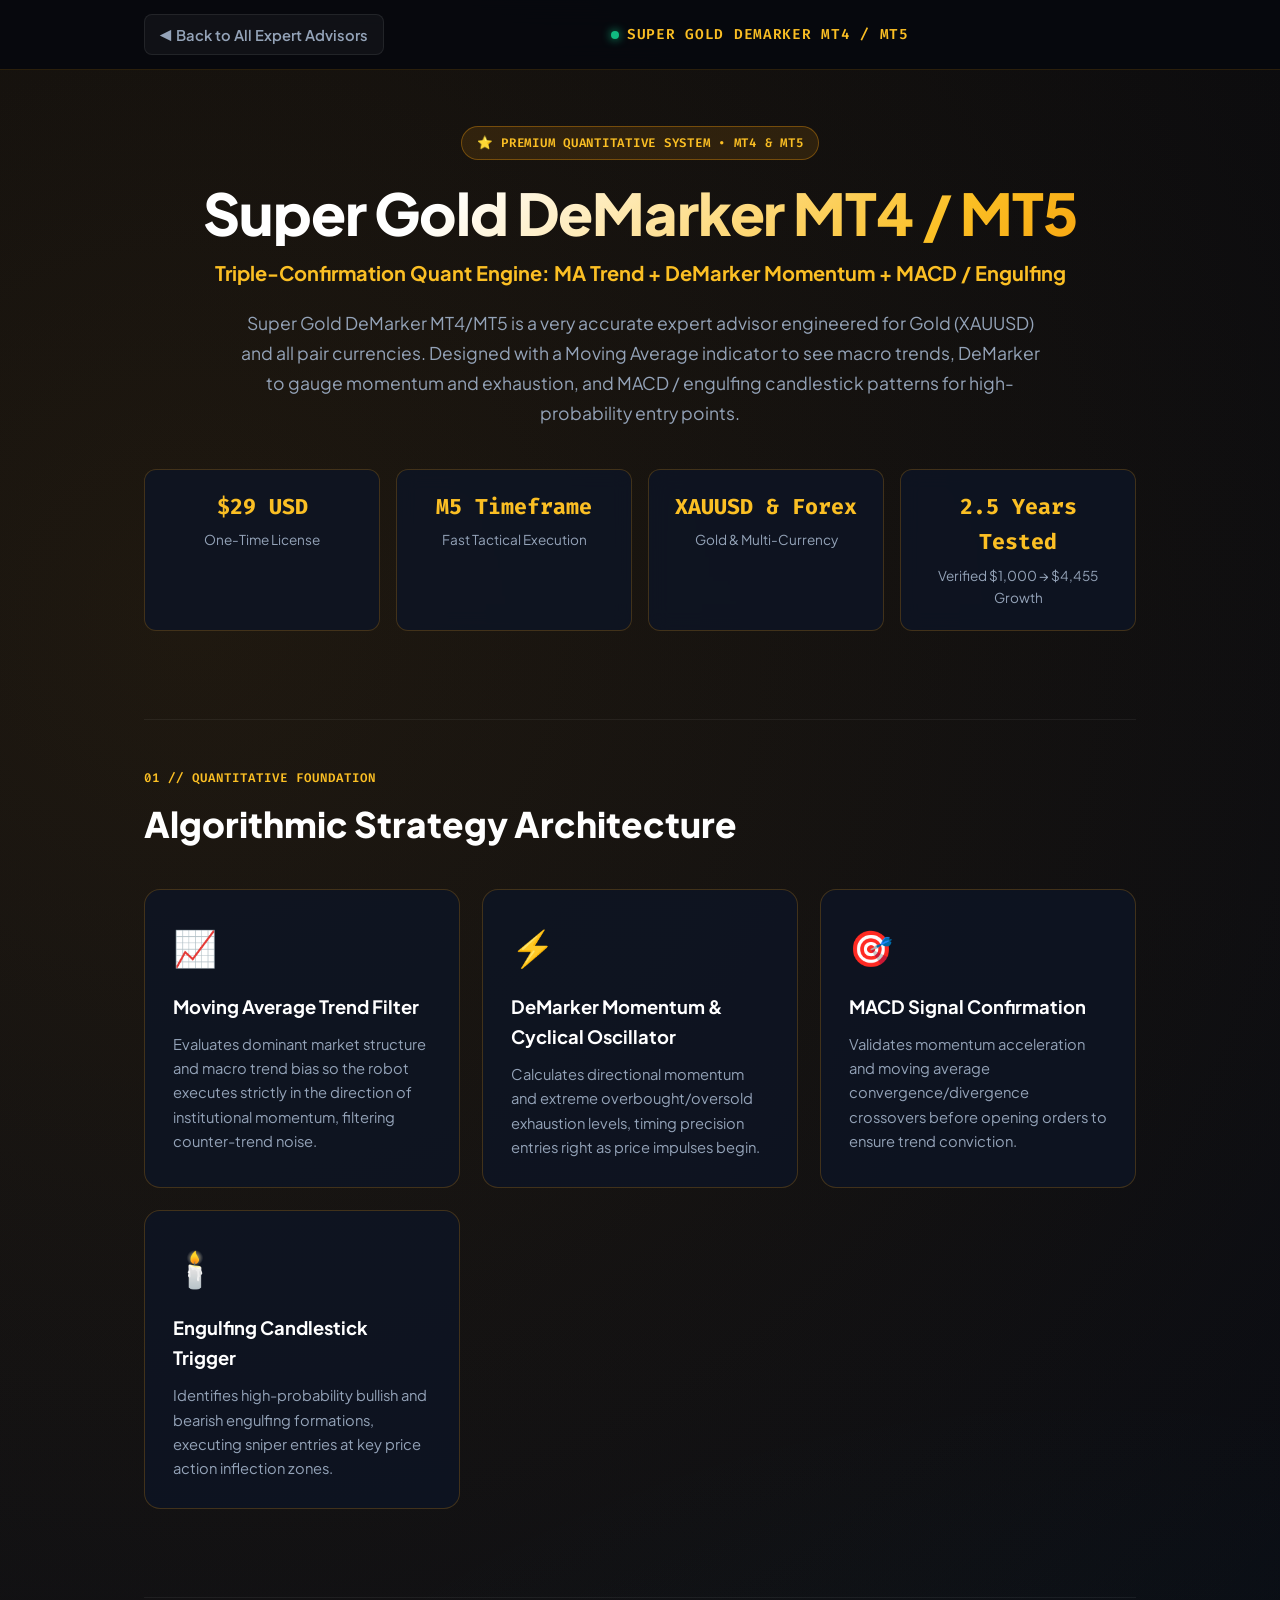
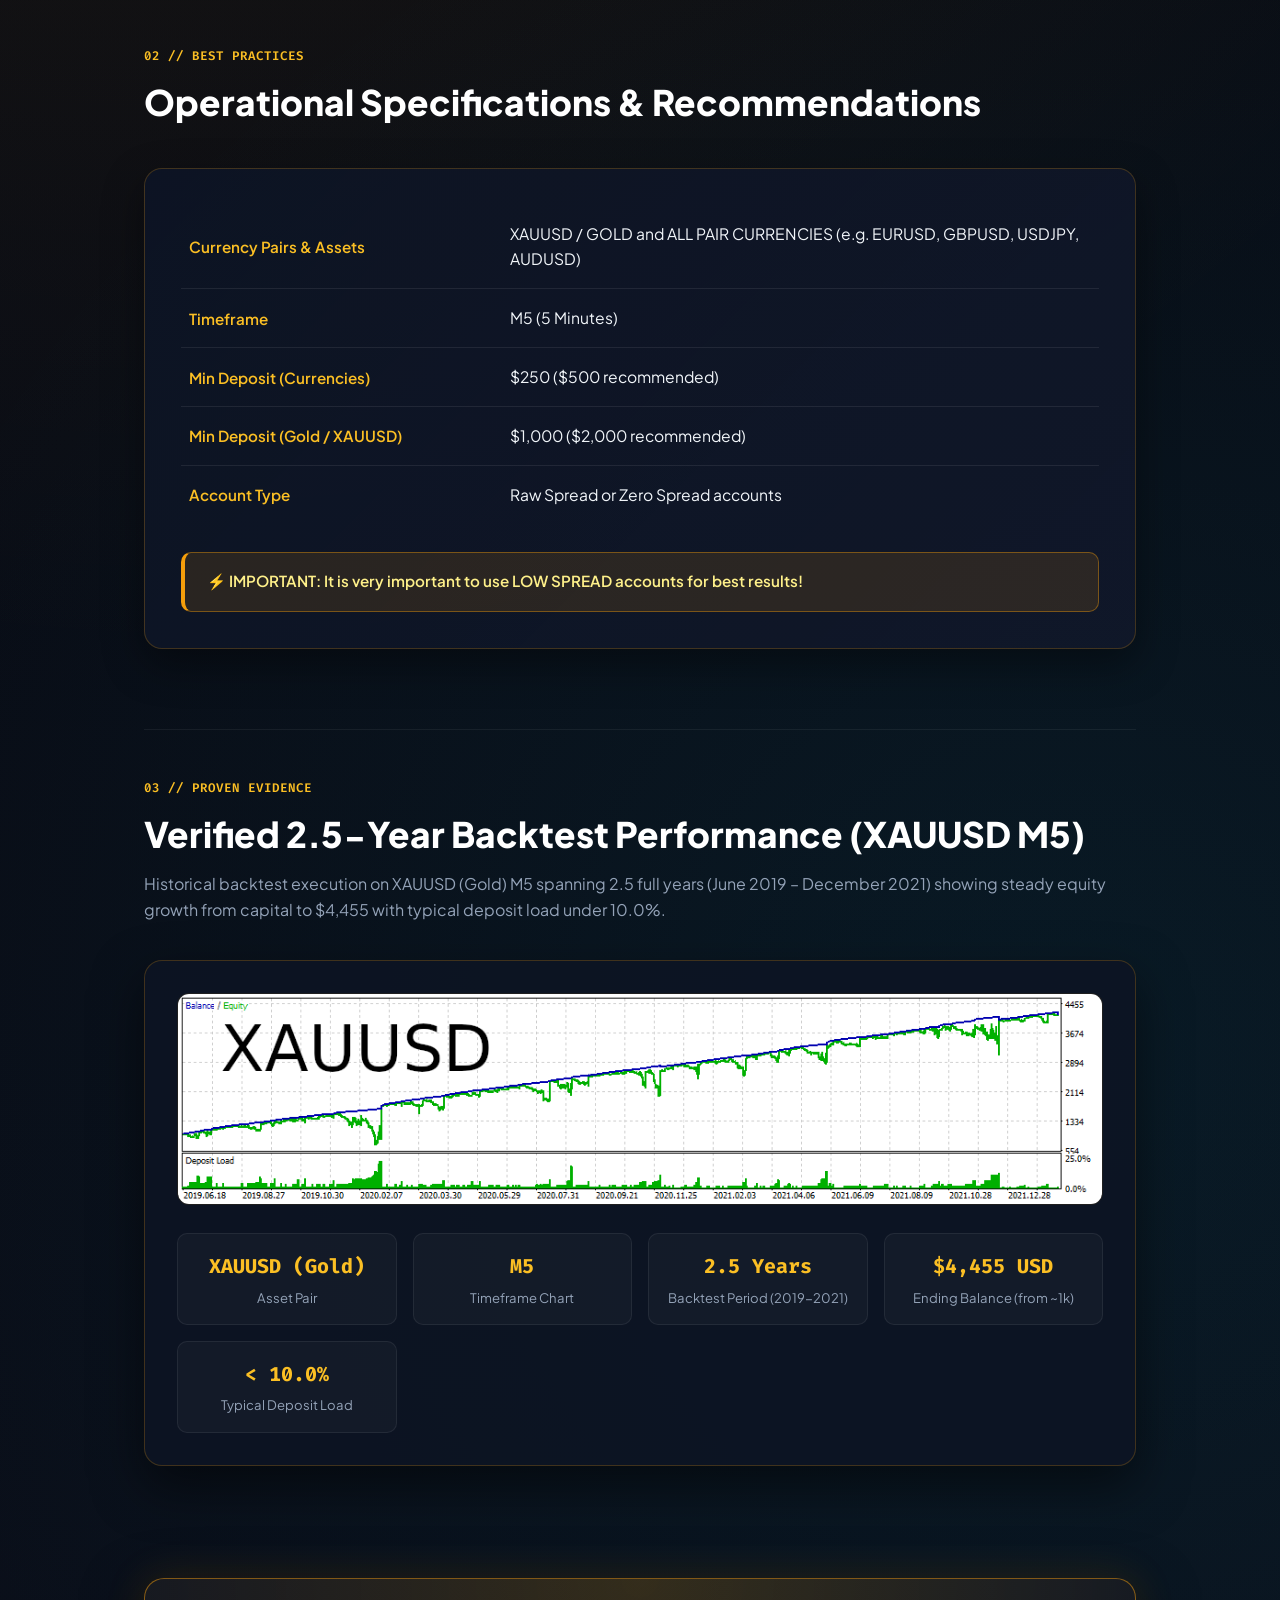
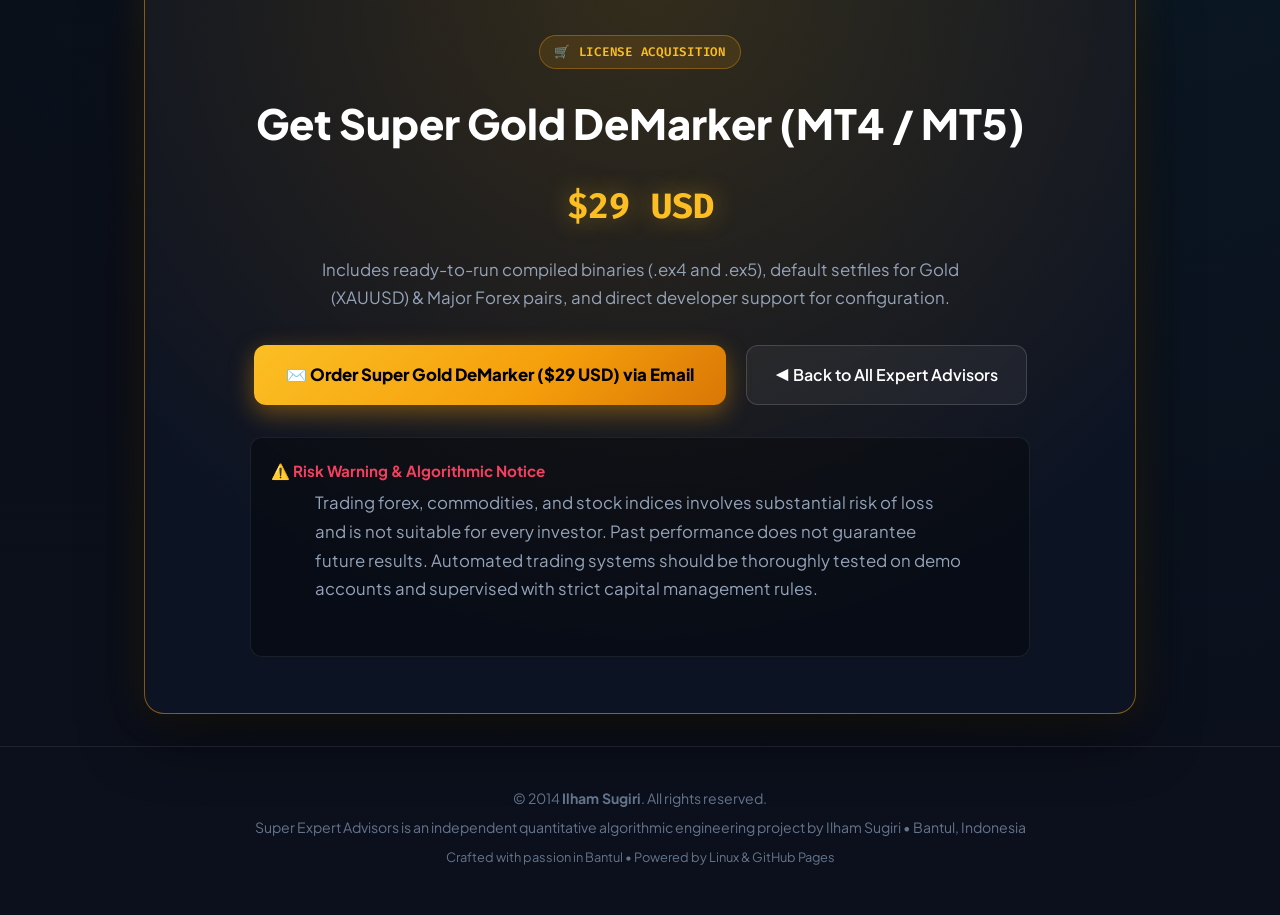
<file: super-gold-demarker/index.html>
<!DOCTYPE html>
<html lang="en">
<head>
    <meta charset="UTF-8">
    <meta name="viewport" content="width=device-width, initial-scale=1.0">
    <title>Super Gold DeMarker MT4 / MT5 | Triple-Confirmation Quant Robot — Ilham Sugiri</title>
    <meta name="description" content="Official architecture, strategy breakdown, and verified 2.5-year backtest report for Super Gold DeMarker MT4/MT5 by Ilham Sugiri. Accurate quantitative trading robot for Gold (XAUUSD) and Forex currencies combining Moving Average trend filter, DeMarker momentum exhaustion, and MACD / engulfing trigger.">
    <meta name="author" content="Ilham Sugiri">

    <!-- Open Graph Meta Tags -->
    <meta property="og:title" content="Super Gold DeMarker MT4 / MT5 — Quantitative Trading Robot">
    <meta property="og:description" content="Accurate quantitative momentum & trend robot for Gold (XAUUSD) and Forex currencies with Moving Average trend filter, DeMarker momentum exhaustion, and MACD / engulfing trigger.">
    <meta property="og:image" content="../assets/backtest_super_gold_demarker_xauusd.png">
    <meta property="og:url" content="https://superexpertadvisors.web.id/super-gold-demarker/">
    <meta property="og:type" content="website">

    <!-- Google Fonts -->
    <link rel="preconnect" href="https://fonts.googleapis.com">
    <link rel="preconnect" href="https://fonts.gstatic.com" crossorigin>
    <link href="https://fonts.googleapis.com/css2?family=Fira+Code:wght@400;500;600;700&family=Plus+Jakarta+Sans:wght@300;400;500;600;700;800&display=swap" rel="stylesheet">

    <link rel="stylesheet" href="../assets/i18n.css">

    <style>
        :root {
            --bg-primary: #06080e;
            --bg-secondary: #0d1424;
            --bg-card: rgba(13, 20, 36, 0.85);
            --border-color: rgba(245, 158, 11, 0.22);
            --border-glow: rgba(245, 158, 11, 0.55);
            
            --accent-gold: #fbbf24;
            --accent-amber: #f59e0b;
            --accent-gold-dark: #d97706;
            --accent-emerald: #10b981;
            --accent-cyan: #06b6d4;
            --accent-rose: #f43f5e;
            
            --text-main: #f8fafc;
            --text-muted: #94a3b8;
            --text-dim: #64748b;
        }

        * {
            margin: 0;
            padding: 0;
            box-sizing: border-box;
        }

        body {
            font-family: 'Plus Jakarta Sans', -apple-system, BlinkMacSystemFont, sans-serif;
            background-color: var(--bg-primary);
            color: var(--text-main);
            line-height: 1.65;
            background-image: 
                radial-gradient(circle at 15% 15%, rgba(245, 158, 11, 0.1) 0%, transparent 45%),
                radial-gradient(circle at 85% 65%, rgba(6, 182, 212, 0.08) 0%, transparent 45%),
                linear-gradient(to bottom, #06080e 0%, #0b101c 100%);
            min-height: 100vh;
        }

        .container {
            max-width: 1040px;
            margin: 0 auto;
            padding: 0 1.5rem;
        }

        /* TOP NAVIGATION */
        header {
            position: sticky;
            top: 0;
            z-index: 100;
            background: rgba(6, 8, 14, 0.9);
            backdrop-filter: blur(14px);
            -webkit-backdrop-filter: blur(14px);
            border-bottom: 1px solid rgba(245, 158, 11, 0.15);
            padding: 0.9rem 0;
        }

        .nav-content {
            display: flex;
            align-items: center;
            justify-content: space-between;
            gap: 1rem;
        }

        .nav-back {
            display: inline-flex;
            align-items: center;
            gap: 0.5rem;
            color: var(--text-muted);
            text-decoration: none;
            font-size: 0.92rem;
            font-weight: 600;
            padding: 0.45rem 0.9rem;
            border-radius: 8px;
            background: rgba(255, 255, 255, 0.04);
            border: 1px solid rgba(255, 255, 255, 0.08);
            transition: all 0.2s ease;
            white-space: nowrap;
            flex-shrink: 0;
        }

        .nav-back:hover {
            color: #fff;
            background: rgba(245, 158, 11, 0.15);
            border-color: var(--accent-amber);
            transform: translateX(-2px);
        }

        .nav-back-short {
            display: none;
        }

        .nav-title {
            font-family: 'Fira Code', monospace;
            font-size: 0.9rem;
            font-weight: 600;
            color: var(--accent-gold);
            letter-spacing: 0.05em;
            display: flex;
            align-items: center;
            gap: 0.5rem;
            white-space: nowrap;
        }

        .nav-title .dot {
            width: 8px;
            height: 8px;
            border-radius: 50%;
            background-color: var(--accent-emerald);
            box-shadow: 0 0 10px var(--accent-emerald);
            animation: pulse 2s infinite;
        }

        @keyframes pulse {
            0% { opacity: 0.4; transform: scale(0.9); }
            50% { opacity: 1; transform: scale(1.1); }
            100% { opacity: 0.4; transform: scale(0.9); }
        }

        .nav-actions {
            display: flex;
            align-items: center;
            gap: 0.85rem;
            white-space: nowrap;
            flex-shrink: 0;
        }

        /* HERO SECTION */
        .hero {
            padding: 3.5rem 0 2rem;
            text-align: center;
        }

        .badge-pill {
            display: inline-block;
            font-family: 'Fira Code', monospace;
            font-size: 0.78rem;
            font-weight: 600;
            color: var(--accent-gold);
            background: rgba(245, 158, 11, 0.12);
            border: 1px solid rgba(245, 158, 11, 0.35);
            padding: 0.35rem 0.9rem;
            border-radius: 999px;
            margin-bottom: 1.25rem;
            text-transform: uppercase;
            letter-spacing: 0.06em;
        }

        .hero-title {
            font-size: clamp(2.4rem, 5.5vw, 3.6rem);
            font-weight: 800;
            line-height: 1.15;
            letter-spacing: -0.02em;
            margin-bottom: 0.6rem;
            background: linear-gradient(135deg, #ffffff 30%, #fbbf24 80%, #f59e0b 100%);
            -webkit-background-clip: text;
            -webkit-text-fill-color: transparent;
        }

        .hero-tagline {
            font-size: 1.25rem;
            font-weight: 700;
            color: var(--accent-gold);
            margin-bottom: 1.25rem;
        }

        .hero-desc {
            font-size: 1.1rem;
            color: var(--text-muted);
            max-width: 820px;
            margin: 0 auto 2.5rem;
            line-height: 1.7;
        }

        /* QUICK STATS */
        .quick-stats {
            display: grid;
            grid-template-columns: repeat(auto-fit, minmax(210px, 1fr));
            gap: 1rem;
            margin-bottom: 3.5rem;
        }

        .stat-item {
            background: var(--bg-card);
            border: 1px solid var(--border-color);
            border-radius: 12px;
            padding: 1.25rem;
            text-align: center;
            backdrop-filter: blur(10px);
        }

        .stat-item .val {
            font-family: 'Fira Code', monospace;
            font-size: 1.35rem;
            font-weight: 700;
            color: var(--accent-gold);
            margin-bottom: 0.25rem;
        }

        .stat-item .lbl {
            font-size: 0.85rem;
            color: var(--text-muted);
        }

        /* SECTION STYLES */
        .section {
            padding: 3rem 0;
            border-top: 1px solid rgba(255, 255, 255, 0.06);
        }

        .section-header {
            margin-bottom: 2.25rem;
        }

        .section-tag {
            font-family: 'Fira Code', monospace;
            font-size: 0.78rem;
            font-weight: 600;
            color: var(--accent-gold);
            letter-spacing: 0.08em;
            display: block;
            margin-bottom: 0.4rem;
        }

        .section-title {
            font-size: clamp(1.6rem, 3vw, 2.2rem);
            font-weight: 800;
            color: #ffffff;
            margin-bottom: 0.5rem;
        }

        /* STRATEGY PILLARS GRID */
        .pillars-grid {
            display: grid;
            grid-template-columns: repeat(auto-fit, minmax(240px, 1fr));
            gap: 1.35rem;
            margin-bottom: 2.5rem;
        }

        .pillar-card {
            background: var(--bg-card);
            border: 1px solid var(--border-color);
            border-radius: 16px;
            padding: 1.75rem;
            position: relative;
            overflow: hidden;
            transition: all 0.25s ease;
        }

        .pillar-card:hover {
            transform: translateY(-3px);
            border-color: rgba(245, 158, 11, 0.45);
            box-shadow: 0 10px 30px rgba(0, 0, 0, 0.5);
        }

        .pillar-icon {
            font-size: 2.2rem;
            margin-bottom: 1rem;
            display: inline-block;
        }

        .pillar-title {
            font-size: 1.15rem;
            font-weight: 700;
            color: #ffffff;
            margin-bottom: 0.6rem;
        }

        .pillar-desc {
            font-size: 0.92rem;
            color: var(--text-muted);
            line-height: 1.65;
        }

        /* RECOMMENDATIONS SPECS CARD */
        .specs-card {
            background: linear-gradient(135deg, rgba(13, 20, 36, 0.95) 0%, rgba(17, 24, 43, 0.85) 100%);
            border: 1px solid var(--border-color);
            border-radius: 18px;
            padding: 2.25rem;
            box-shadow: 0 15px 40px rgba(0, 0, 0, 0.4);
            margin-bottom: 2rem;
        }

        .specs-table {
            width: 100%;
            border-collapse: collapse;
            margin-bottom: 1.75rem;
        }

        .specs-table tr {
            border-bottom: 1px solid rgba(255, 255, 255, 0.08);
        }

        .specs-table tr:last-child {
            border-bottom: none;
        }

        .specs-table td {
            padding: 1rem 0.5rem;
            vertical-align: middle;
        }

        .specs-label {
            font-weight: 600;
            color: var(--accent-gold);
            width: 35%;
            font-size: 0.95rem;
        }

        .specs-value {
            color: #f1f5f9;
            font-size: 0.98rem;
        }

        .specs-value strong {
            color: #ffffff;
        }

        .important-alert {
            background: rgba(245, 158, 11, 0.12);
            border: 1px solid rgba(245, 158, 11, 0.4);
            border-left: 4px solid var(--accent-amber);
            border-radius: 10px;
            padding: 1.1rem 1.4rem;
            color: #fef08a;
            font-size: 0.95rem;
            font-weight: 600;
            line-height: 1.5;
        }

        /* BACKTEST SECTION */
        .backtest-box {
            background: var(--bg-card);
            border: 1px solid var(--border-color);
            border-radius: 18px;
            padding: 2rem;
            box-shadow: 0 20px 50px rgba(0, 0, 0, 0.5);
        }

        .backtest-img-wrapper {
            position: relative;
            background: #000;
            border-radius: 12px;
            overflow: hidden;
            border: 1px solid rgba(255, 255, 255, 0.12);
            margin-bottom: 1.75rem;
        }

        .backtest-img {
            width: 100%;
            height: auto;
            display: block;
            transition: transform 0.3s ease;
        }

        .backtest-metrics-grid {
            display: grid;
            grid-template-columns: repeat(auto-fit, minmax(180px, 1fr));
            gap: 1rem;
        }

        .bt-metric {
            background: rgba(255, 255, 255, 0.03);
            border: 1px solid rgba(255, 255, 255, 0.07);
            border-radius: 10px;
            padding: 1rem;
            text-align: center;
        }

        .bt-metric .m-val {
            font-family: 'Fira Code', monospace;
            font-size: 1.25rem;
            font-weight: 700;
            color: var(--accent-gold);
            margin-bottom: 0.2rem;
        }

        .bt-metric .lbl {
            font-size: 0.82rem;
            color: var(--text-muted);
        }

        /* ORDER & INQUIRY CARD */
        .order-card {
            background: radial-gradient(circle at 50% 0%, rgba(245, 158, 11, 0.18) 0%, rgba(13, 20, 36, 0.95) 75%);
            border: 1px solid rgba(245, 158, 11, 0.5);
            border-radius: 20px;
            padding: 3.5rem 2rem;
            text-align: center;
            margin: 4rem 0 2rem;
            box-shadow: 0 20px 60px rgba(0, 0, 0, 0.6), 0 0 40px rgba(245, 158, 11, 0.15);
        }

        .order-card h2 {
            font-size: clamp(1.8rem, 4vw, 2.6rem);
            font-weight: 800;
            color: #ffffff;
            margin-bottom: 0.75rem;
        }

        .order-price-badge {
            display: inline-block;
            font-family: 'Fira Code', monospace;
            font-size: 2.2rem;
            font-weight: 800;
            color: var(--accent-gold);
            margin: 0.5rem 0 1.25rem;
            text-shadow: 0 0 25px rgba(251, 191, 36, 0.4);
        }

        .order-card p {
            font-size: 1.05rem;
            color: var(--text-muted);
            max-width: 650px;
            margin: 0 auto 2rem;
            line-height: 1.7;
        }

        .order-buttons {
            display: flex;
            align-items: center;
            justify-content: center;
            gap: 1.25rem;
            flex-wrap: wrap;
            margin-bottom: 2rem;
        }

        .btn-order-primary {
            display: inline-flex;
            align-items: center;
            gap: 0.6rem;
            background: linear-gradient(135deg, #fbbf24 0%, #f59e0b 60%, #d97706 100%);
            color: #000000;
            font-weight: 800;
            font-size: 1.05rem;
            padding: 1rem 2rem;
            border-radius: 12px;
            text-decoration: none;
            box-shadow: 0 8px 25px rgba(245, 158, 11, 0.4);
            transition: all 0.25s ease;
        }

        .btn-order-primary:hover {
            transform: translateY(-2px);
            box-shadow: 0 12px 30px rgba(245, 158, 11, 0.6);
            filter: brightness(1.08);
        }

        .btn-order-secondary {
            display: inline-flex;
            align-items: center;
            gap: 0.5rem;
            background: rgba(255, 255, 255, 0.05);
            color: #ffffff;
            font-weight: 600;
            font-size: 1rem;
            padding: 1rem 1.75rem;
            border-radius: 12px;
            text-decoration: none;
            border: 1px solid rgba(255, 255, 255, 0.15);
            transition: all 0.25s ease;
        }

        .btn-order-secondary:hover {
            background: rgba(255, 255, 255, 0.1);
            border-color: rgba(255, 255, 255, 0.3);
            transform: translateY(-2px);
        }

        .disclaimer-card {
            background: rgba(0, 0, 0, 0.35);
            border: 1px solid rgba(255, 255, 255, 0.08);
            border-radius: 12px;
            padding: 1.25rem;
            max-width: 780px;
            margin: 0 auto;
            text-align: left;
            margin-top: 2rem;
        }

        .disclaimer-title {
            color: var(--accent-rose);
            font-size: 0.95rem;
            font-weight: 700;
            margin-bottom: 0.4rem;
            display: flex;
            align-items: center;
            gap: 0.5rem;
        }

        .disclaimer-text {
            color: #94a3b8;
            font-size: 0.85rem;
            line-height: 1.6;
        }

        /* FOOTER */
        footer {
            border-top: 1px solid rgba(255, 255, 255, 0.08);
            padding: 2.5rem 0;
            text-align: center;
            color: var(--text-dim);
            font-size: 0.88rem;
        }

        footer p {
            margin-bottom: 0.4rem;
        }

        /* RESPONSIVE */
        @media (max-width: 900px) {
            .nav-title {
                display: none !important;
            }
            .hero-title {
                font-size: 2.3rem;
            }
            .specs-card {
                padding: 1.5rem;
            }
        }

        @media (max-width: 768px) {
            .nav-back-full {
                display: none !important;
            }
            .nav-back-short {
                display: inline !important;
            }
            .specs-table td {
                display: block;
                width: 100%;
                padding: 0.5rem 0;
            }
            .specs-table tr {
                padding: 0.75rem 0;
                display: block;
            }
        }

        @media (max-width: 580px) {
            header {
                padding: 0.65rem 0;
            }
            .container {
                padding: 0 1rem;
            }
            .nav-back {
                padding: 0.4rem 0.7rem;
                font-size: 0.84rem;
            }
            .lang-btn {
                padding: 0.4rem 0.65rem;
                font-size: 0.82rem;
            }
            .hero {
                padding: 2.2rem 0 1.5rem;
            }
            .hero-title {
                font-size: 2rem;
            }
            .order-card {
                padding: 2.25rem 1.25rem;
            }
        }
    </style>
</head>
<body>

    <!-- TOP NAVIGATION -->
    <header>
        <div class="container">
            <div class="nav-content">
                <a href="../" class="nav-back">
                    <span class="nav-back-full" data-i18n="sb_btn_back_ea">◀ Back to All Expert Advisors</span>
                    <span class="nav-back-short" data-i18n="nav_back_short">◀ Back</span>
                </a>

                <div class="nav-title">
                    <span class="dot"></span>
                    SUPER GOLD DEMARKER MT4 / MT5
                </div>

                <div class="nav-actions">
                    <!-- Language switcher automatically mounted here -->
                </div>
            </div>
        </div>
    </header>

    <main class="container">

        <!-- HERO SECTION -->
        <section class="hero">
            <span class="badge-pill" data-i18n="sgd_page_tag">⭐ PREMIUM QUANTITATIVE SYSTEM • MT4 & MT5</span>
            <h1 class="hero-title" data-i18n="sgd_title">Super Gold DeMarker MT4 / MT5</h1>
            <div class="hero-tagline" data-i18n="sgd_tagline">Triple-Confirmation Quant Engine: MA Trend + DeMarker Momentum + MACD / Engulfing</div>
            <p class="hero-desc" data-i18n="sgd_hero_desc">
                Super Gold DeMarker MT4/MT5 is a very accurate expert advisor engineered for Gold (XAUUSD) and all pair currencies. Designed with a Moving Average indicator to see macro trends, DeMarker to gauge momentum and exhaustion, and MACD / engulfing candlestick patterns for high-probability entry points.
            </p>

            <!-- STATS BAR -->
            <div class="quick-stats">
                <div class="stat-item">
                    <div class="val">$29 USD</div>
                    <div class="lbl">One-Time License</div>
                </div>
                <div class="stat-item">
                    <div class="val">M5 Timeframe</div>
                    <div class="lbl">Fast Tactical Execution</div>
                </div>
                <div class="stat-item">
                    <div class="val">XAUUSD & Forex</div>
                    <div class="lbl">Gold & Multi-Currency</div>
                </div>
                <div class="stat-item">
                    <div class="val">2.5 Years Tested</div>
                    <div class="lbl">Verified $1,000 → $4,455 Growth</div>
                </div>
            </div>
        </section>

        <!-- STRATEGY ARCHITECTURE -->
        <section class="section">
            <div class="section-header">
                <span class="section-tag">01 // QUANTITATIVE FOUNDATION</span>
                <h2 class="section-title" data-i18n="sgd_sec_strat_title">Algorithmic Strategy Architecture</h2>
            </div>

            <div class="pillars-grid">
                <!-- Moving Average -->
                <div class="pillar-card">
                    <div class="pillar-icon">📈</div>
                    <h3 class="pillar-title" data-i18n="sgd_strat_ma_title">Moving Average Trend Filter</h3>
                    <p class="pillar-desc" data-i18n="sgd_strat_ma_desc">
                        Evaluates dominant market structure and macro trend bias so the robot executes strictly in the direction of institutional momentum, filtering counter-trend noise.
                    </p>
                </div>

                <!-- DeMarker Momentum -->
                <div class="pillar-card">
                    <div class="pillar-icon">⚡</div>
                    <h3 class="pillar-title" data-i18n="sgd_strat_demarker_title">DeMarker Momentum & Cyclical Oscillator</h3>
                    <p class="pillar-desc" data-i18n="sgd_strat_demarker_desc">
                        Calculates directional momentum and extreme overbought/oversold exhaustion levels, timing precision entries right as price impulses begin.
                    </p>
                </div>

                <!-- MACD Signal Line Confirmation -->
                <div class="pillar-card">
                    <div class="pillar-icon">🎯</div>
                    <h3 class="pillar-title" data-i18n="sgd_strat_macd_title">MACD Signal Confirmation</h3>
                    <p class="pillar-desc" data-i18n="sgd_strat_macd_desc">
                        Validates momentum acceleration and moving average convergence/divergence crossovers before opening orders to ensure trend conviction.
                    </p>
                </div>

                <!-- Engulfing Candlestick Trigger -->
                <div class="pillar-card">
                    <div class="pillar-icon">🕯️</div>
                    <h3 class="pillar-title" data-i18n="sgd_strat_engulf_title">Engulfing Candlestick Trigger</h3>
                    <p class="pillar-desc" data-i18n="sgd_strat_engulf_desc">
                        Identifies high-probability bullish and bearish engulfing formations, executing sniper entries at key price action inflection zones.
                    </p>
                </div>
            </div>
        </section>

        <!-- OPERATIONAL RECOMMENDATIONS -->
        <section class="section">
            <div class="section-header">
                <span class="section-tag">02 // BEST PRACTICES</span>
                <h2 class="section-title" data-i18n="sgd_sec_recom_title">Operational Specifications & Recommendations</h2>
            </div>

            <div class="specs-card">
                <table class="specs-table">
                    <tr>
                        <td class="specs-label" data-i18n="sb_rec_pairs_lbl">Currency Pairs & Assets</td>
                        <td class="specs-value" data-i18n="sgd_rec_pairs_val">XAUUSD / GOLD and ALL PAIR CURRENCIES (e.g. EURUSD, GBPUSD, USDJPY, AUDUSD)</td>
                    </tr>
                    <tr>
                        <td class="specs-label" data-i18n="sb_rec_tf_lbl">Timeframe</td>
                        <td class="specs-value" data-i18n="sb_rec_tf_val">M5 (5 Minutes)</td>
                    </tr>
                    <tr>
                        <td class="specs-label" data-i18n="sb_rec_dep_fx_lbl">Min Deposit (Currencies)</td>
                        <td class="specs-value" data-i18n="sb_rec_dep_fx_val">$250 ($500 recommended)</td>
                    </tr>
                    <tr>
                        <td class="specs-label" data-i18n="sb_rec_dep_gold_lbl">Min Deposit (Gold / XAUUSD)</td>
                        <td class="specs-value" data-i18n="sb_rec_dep_gold_val">$1,000 ($2,000 recommended)</td>
                    </tr>
                    <tr>
                        <td class="specs-label" data-i18n="sb_rec_acc_lbl">Account Type</td>
                        <td class="specs-value" data-i18n="sb_rec_acc_val">Raw Spread or Zero Spread accounts</td>
                    </tr>
                </table>

                <div class="important-alert" data-i18n="sb_rec_imp_note">
                    ⚡ IMPORTANT: It is very important to use LOW SPREAD accounts for best results!
                </div>
            </div>
        </section>

        <!-- VERIFIED HISTORICAL BACKTEST -->
        <section class="section">
            <div class="section-header">
                <span class="section-tag">03 // PROVEN EVIDENCE</span>
                <h2 class="section-title" data-i18n="sgd_sec_bt_title">Verified 2.5-Year Backtest Performance (XAUUSD M5)</h2>
                <p class="section-desc" style="color: var(--text-muted);" data-i18n="sgd_bt_desc">
                    Historical backtest execution on XAUUSD (Gold) M5 spanning 2.5 full years (June 2019 – December 2021) showing steady equity growth from capital to $4,455 with typical deposit load under 10.0%.
                </p>
            </div>

            <div class="backtest-box">
                <div class="backtest-img-wrapper">
                    <img src="../assets/backtest_super_gold_demarker_xauusd.png" alt="Super Gold DeMarker XAUUSD M5 2.5-Year Backtest Chart Balance Equity and Deposit Load" class="backtest-img">
                </div>

                <div class="backtest-metrics-grid">
                    <div class="bt-metric">
                        <div class="m-val">XAUUSD (Gold)</div>
                        <div class="lbl">Asset Pair</div>
                    </div>
                    <div class="bt-metric">
                        <div class="m-val">M5</div>
                        <div class="lbl">Timeframe Chart</div>
                    </div>
                    <div class="bt-metric">
                        <div class="m-val">2.5 Years</div>
                        <div class="lbl">Backtest Period (2019-2021)</div>
                    </div>
                    <div class="bt-metric">
                        <div class="m-val">$4,455 USD</div>
                        <div class="lbl">Ending Balance (from ~1k)</div>
                    </div>
                    <div class="bt-metric">
                        <div class="m-val">&lt; 10.0%</div>
                        <div class="lbl">Typical Deposit Load</div>
                    </div>
                </div>
            </div>
        </section>

        <!-- ORDER & INQUIRY CARD -->
        <section class="order-card" id="order">
            <span class="badge-pill">🛒 LICENSE ACQUISITION</span>
            <h2>Get Super Gold DeMarker (MT4 / MT5)</h2>
            <div class="order-price-badge">$29 USD</div>
            <p>
                Includes ready-to-run compiled binaries (.ex4 and .ex5), default setfiles for Gold (XAUUSD) & Major Forex pairs, and direct developer support for configuration.
            </p>

            <div class="order-buttons">
                <a href="mailto:ilham.piranha08@gmail.com?subject=Order%20Super%20Gold%20DeMarker%20EA%20($29)" class="btn-order-primary">
                    <span data-i18n="sgd_btn_order_email">✉️ Order Super Gold DeMarker ($29 USD) via Email</span>
                </a>
                <a href="../" class="btn-order-secondary">
                    <span data-i18n="sb_btn_back_ea">◀ Back to All Expert Advisors</span>
                </a>
            </div>

            <div class="disclaimer-card">
                <div class="disclaimer-title" data-i18n="ea_disclaimer_title">
                    ⚠️ Risk Warning & Algorithmic Notice
                </div>
                <p class="disclaimer-text" data-i18n="ea_disclaimer_desc">
                    Trading forex, commodities, and stock indices involves substantial risk of loss and is not suitable for every investor. Past performance does not guarantee future results. Automated trading systems should be thoroughly tested on demo accounts and supervised with strict capital management rules.
                </p>
            </div>
        </section>

    </main>

    <!-- FOOTER -->
    <footer>
        <div class="container">
            <p data-i18n="footer_rights">&copy; 2014 <strong>Ilham Sugiri</strong>. All rights reserved.</p>
            <p data-i18n="ea_footer_sub">Super Expert Advisors is an independent quantitative algorithmic engineering project by Ilham Sugiri • Bantul, Indonesia</p>
            <p style="margin-top: 0.5rem; font-size: 0.8rem; color: #64748b;" data-i18n="footer_crafted">Crafted with passion in Bantul • Powered by Linux & GitHub Pages</p>
        </div>
    </footer>

    <!-- MODULAR I18N MODULES & ENGINE -->
    <script src="../assets/i18n/core.js"></script>
    <script src="../assets/i18n/ea.js"></script>
    <script src="../assets/i18n.js"></script>
</body>
</html>
</file>
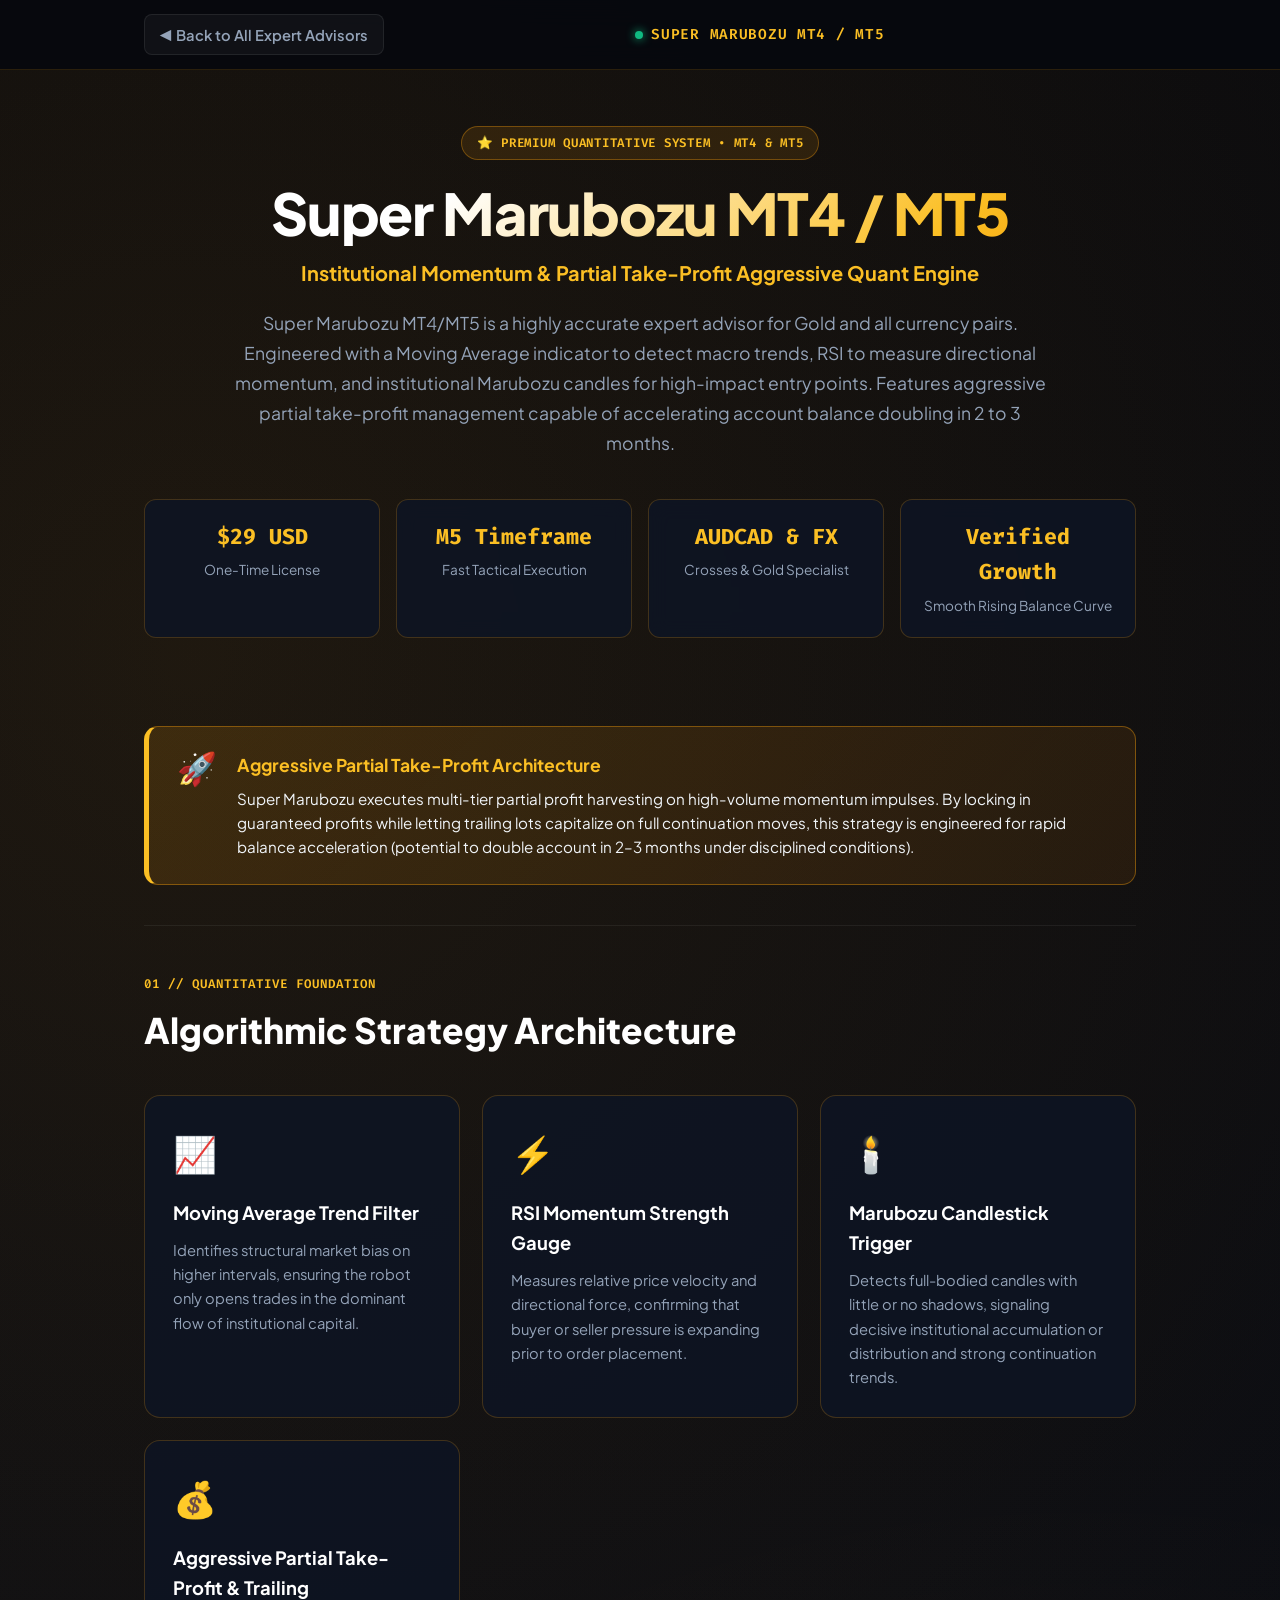
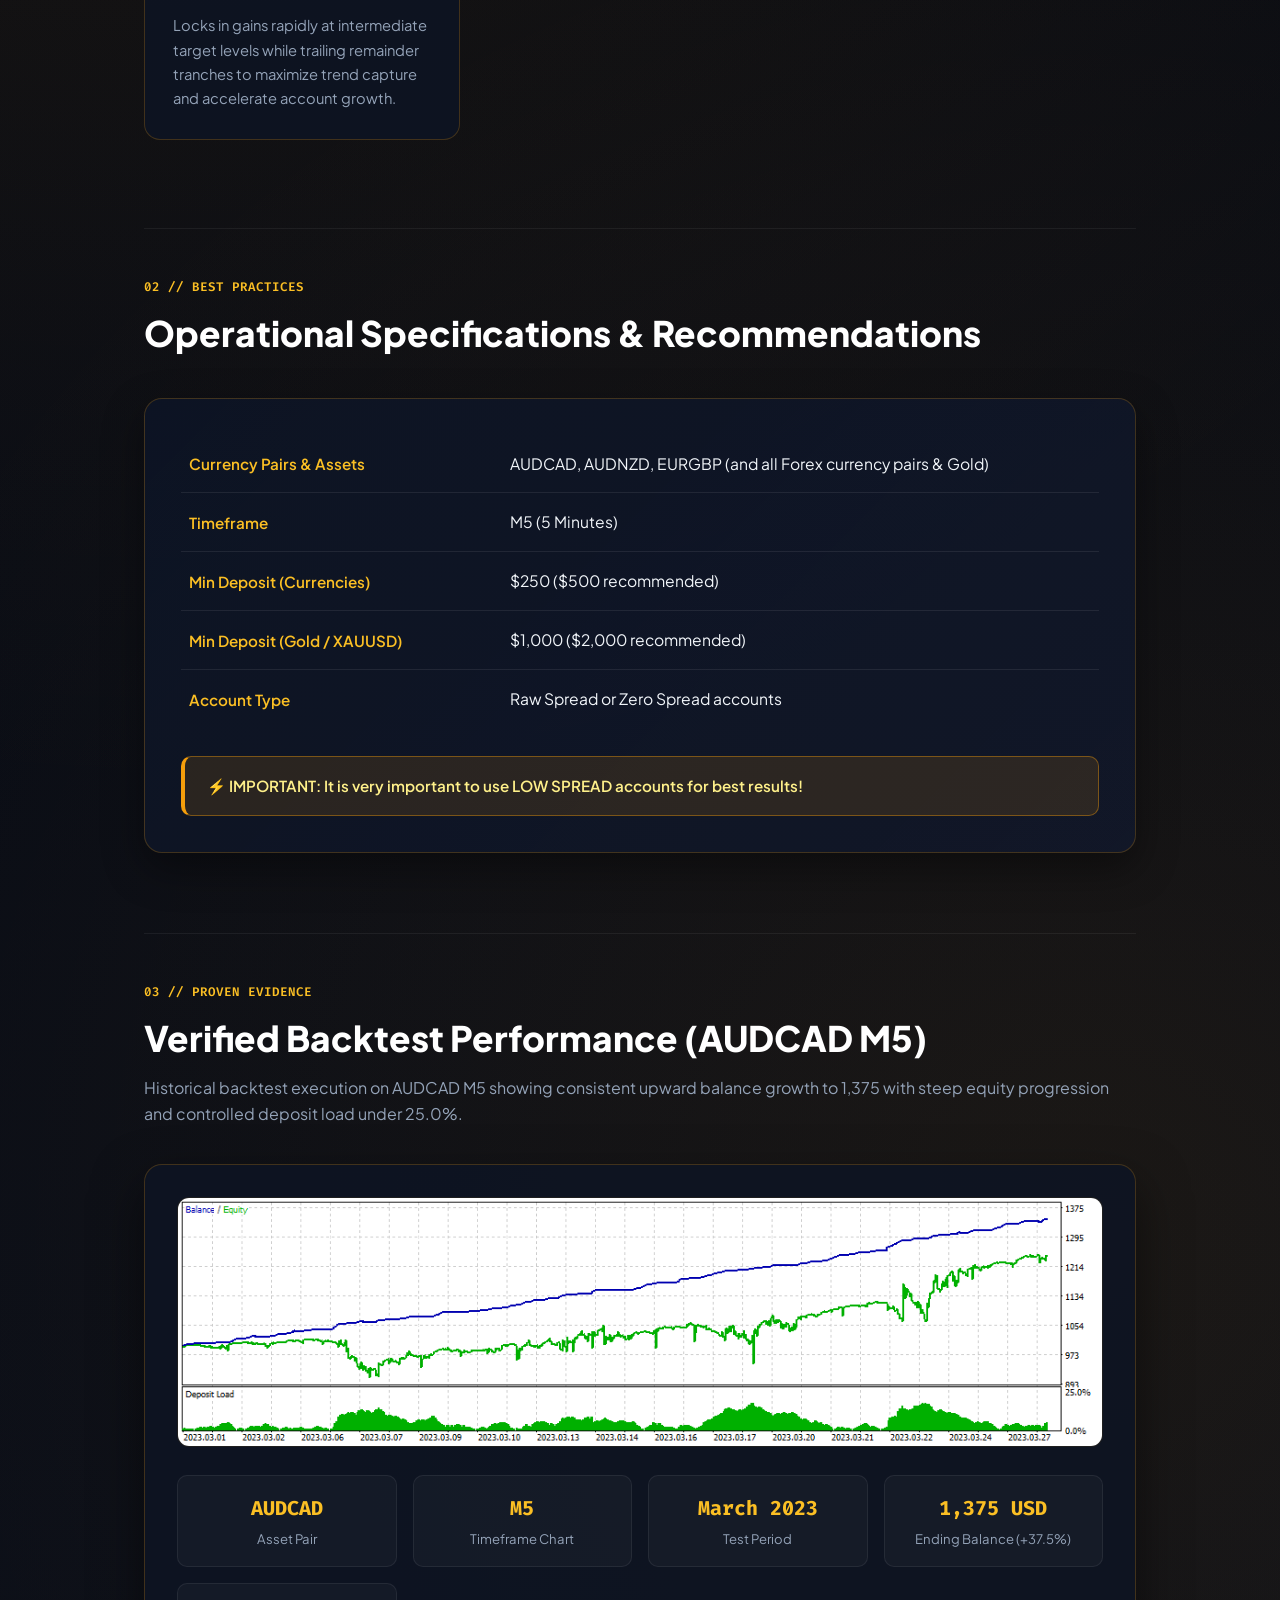
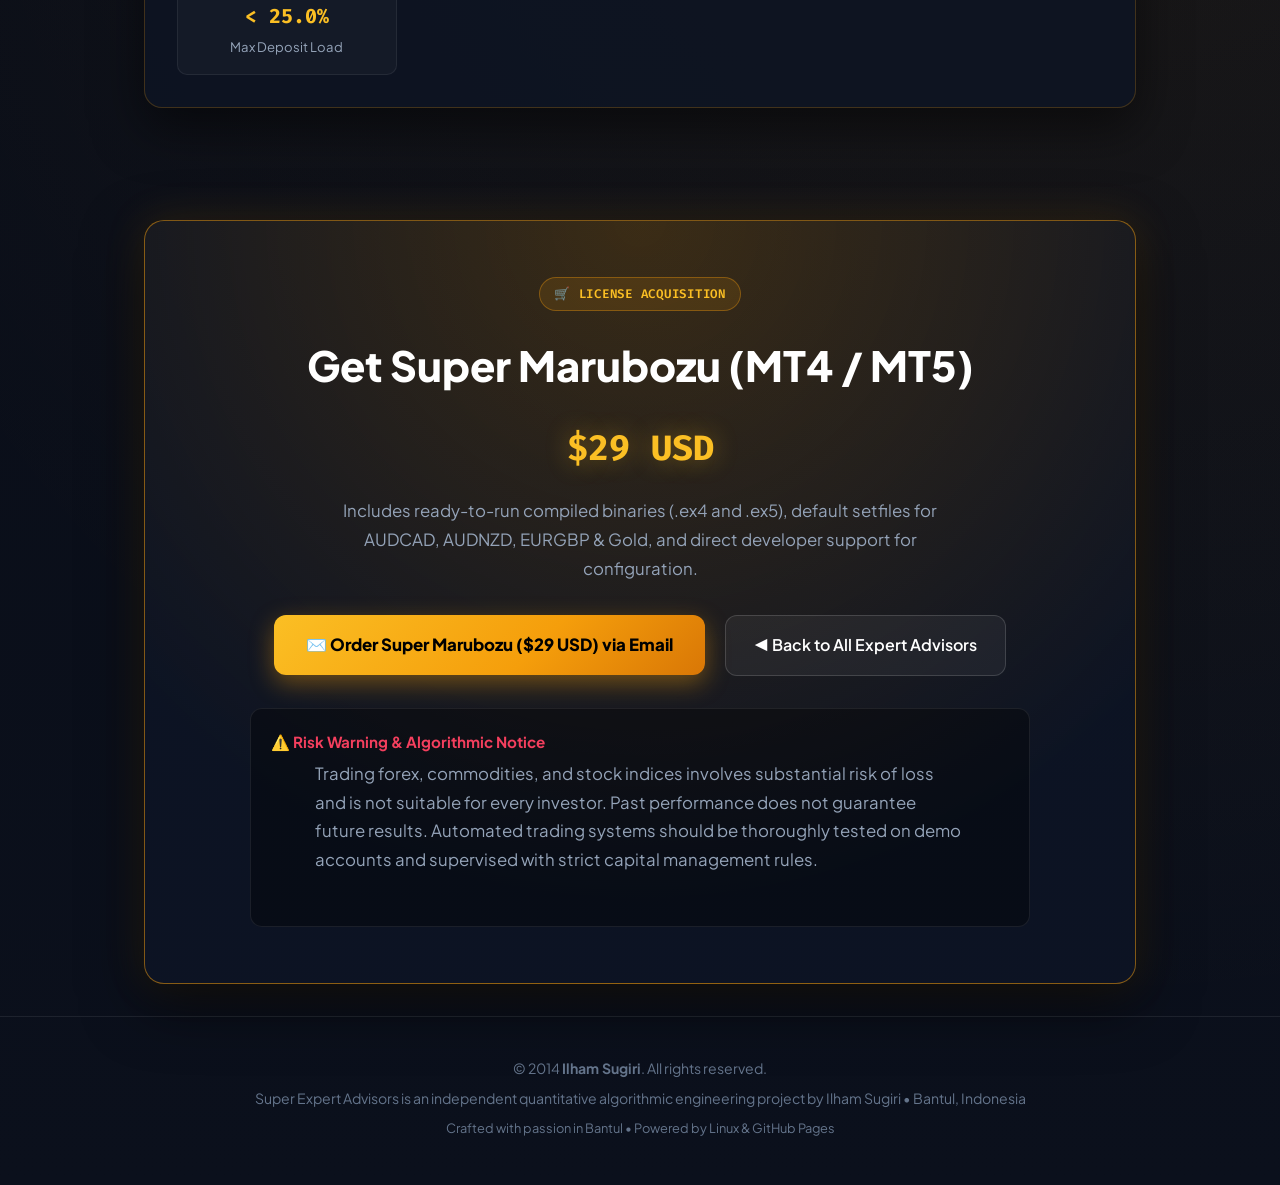
<file: super-marubozu/index.html>
<!DOCTYPE html>
<html lang="en">
<head>
    <meta charset="UTF-8">
    <meta name="viewport" content="width=device-width, initial-scale=1.0">
    <title>Super Marubozu MT4 / MT5 | Institutional Momentum Quant Robot — Ilham Sugiri</title>
    <meta name="description" content="Official architecture, strategy breakdown, and verified backtest report for Super Marubozu MT4/MT5 by Ilham Sugiri. Aggressive institutional momentum expert advisor with partial take-profit algorithm for AUDCAD, AUDNZD, EURGBP, and Gold.">
    <meta name="author" content="Ilham Sugiri">

    <!-- Open Graph Meta Tags -->
    <meta property="og:title" content="Super Marubozu MT4 / MT5 — Quantitative Trading Robot">
    <meta property="og:description" content="Aggressive institutional momentum robot with Moving Average trend filter, RSI momentum gauge, full-body Marubozu candle trigger, and dynamic partial take-profit.">
    <meta property="og:image" content="../assets/backtest_super_marubozu_audcad.png">
    <meta property="og:url" content="https://superexpertadvisors.web.id/super-marubozu/">
    <meta property="og:type" content="website">

    <!-- Google Fonts -->
    <link rel="preconnect" href="https://fonts.googleapis.com">
    <link rel="preconnect" href="https://fonts.gstatic.com" crossorigin>
    <link href="https://fonts.googleapis.com/css2?family=Fira+Code:wght@400;500;600;700&family=Plus+Jakarta+Sans:wght@300;400;500;600;700;800&display=swap" rel="stylesheet">

    <link rel="stylesheet" href="../assets/i18n.css">

    <style>
        :root {
            --bg-primary: #06080e;
            --bg-secondary: #0d1424;
            --bg-card: rgba(13, 20, 36, 0.85);
            --border-color: rgba(245, 158, 11, 0.22);
            --border-glow: rgba(245, 158, 11, 0.55);
            
            --accent-gold: #fbbf24;
            --accent-amber: #f59e0b;
            --accent-gold-dark: #d97706;
            --accent-emerald: #10b981;
            --accent-cyan: #06b6d4;
            --accent-rose: #f43f5e;
            
            --text-main: #f8fafc;
            --text-muted: #94a3b8;
            --text-dim: #64748b;
        }

        * {
            margin: 0;
            padding: 0;
            box-sizing: border-box;
        }

        body {
            font-family: 'Plus Jakarta Sans', -apple-system, BlinkMacSystemFont, sans-serif;
            background-color: var(--bg-primary);
            color: var(--text-main);
            line-height: 1.65;
            background-image: 
                radial-gradient(circle at 15% 15%, rgba(245, 158, 11, 0.1) 0%, transparent 45%),
                radial-gradient(circle at 85% 65%, rgba(245, 158, 11, 0.08) 0%, transparent 45%),
                linear-gradient(to bottom, #06080e 0%, #0b101c 100%);
            min-height: 100vh;
        }

        .container {
            max-width: 1040px;
            margin: 0 auto;
            padding: 0 1.5rem;
        }

        /* TOP NAVIGATION */
        header {
            position: sticky;
            top: 0;
            z-index: 100;
            background: rgba(6, 8, 14, 0.9);
            backdrop-filter: blur(14px);
            -webkit-backdrop-filter: blur(14px);
            border-bottom: 1px solid rgba(245, 158, 11, 0.15);
            padding: 0.9rem 0;
        }

        .nav-content {
            display: flex;
            align-items: center;
            justify-content: space-between;
            gap: 1rem;
        }

        .nav-back {
            display: inline-flex;
            align-items: center;
            gap: 0.5rem;
            color: var(--text-muted);
            text-decoration: none;
            font-size: 0.92rem;
            font-weight: 600;
            padding: 0.45rem 0.9rem;
            border-radius: 8px;
            background: rgba(255, 255, 255, 0.04);
            border: 1px solid rgba(255, 255, 255, 0.08);
            transition: all 0.2s ease;
            white-space: nowrap;
            flex-shrink: 0;
        }

        .nav-back:hover {
            color: #fff;
            background: rgba(245, 158, 11, 0.15);
            border-color: var(--accent-amber);
            transform: translateX(-2px);
        }

        .nav-back-short {
            display: none;
        }

        .nav-title {
            font-family: 'Fira Code', monospace;
            font-size: 0.9rem;
            font-weight: 600;
            color: var(--accent-gold);
            letter-spacing: 0.05em;
            display: flex;
            align-items: center;
            gap: 0.5rem;
            white-space: nowrap;
        }

        .nav-title .dot {
            width: 8px;
            height: 8px;
            border-radius: 50%;
            background-color: var(--accent-emerald);
            box-shadow: 0 0 10px var(--accent-emerald);
            animation: pulse 2s infinite;
        }

        @keyframes pulse {
            0% { opacity: 0.4; transform: scale(0.9); }
            50% { opacity: 1; transform: scale(1.1); }
            100% { opacity: 0.4; transform: scale(0.9); }
        }

        .nav-actions {
            display: flex;
            align-items: center;
            gap: 0.85rem;
            white-space: nowrap;
            flex-shrink: 0;
        }

        /* HERO SECTION */
        .hero {
            padding: 3.5rem 0 2rem;
            text-align: center;
        }

        .badge-pill {
            display: inline-block;
            font-family: 'Fira Code', monospace;
            font-size: 0.78rem;
            font-weight: 600;
            color: var(--accent-gold);
            background: rgba(245, 158, 11, 0.12);
            border: 1px solid rgba(245, 158, 11, 0.35);
            padding: 0.35rem 0.9rem;
            border-radius: 999px;
            margin-bottom: 1.25rem;
            text-transform: uppercase;
            letter-spacing: 0.06em;
        }

        .hero-title {
            font-size: clamp(2.4rem, 5.5vw, 3.6rem);
            font-weight: 800;
            line-height: 1.15;
            letter-spacing: -0.02em;
            margin-bottom: 0.6rem;
            background: linear-gradient(135deg, #ffffff 30%, #fbbf24 80%, #f59e0b 100%);
            -webkit-background-clip: text;
            -webkit-text-fill-color: transparent;
        }

        .hero-tagline {
            font-size: 1.25rem;
            font-weight: 700;
            color: var(--accent-gold);
            margin-bottom: 1.25rem;
        }

        .hero-desc {
            font-size: 1.1rem;
            color: var(--text-muted);
            max-width: 820px;
            margin: 0 auto 2.5rem;
            line-height: 1.7;
        }

        /* QUICK STATS */
        .quick-stats {
            display: grid;
            grid-template-columns: repeat(auto-fit, minmax(210px, 1fr));
            gap: 1rem;
            margin-bottom: 3.5rem;
        }

        .stat-item {
            background: var(--bg-card);
            border: 1px solid var(--border-color);
            border-radius: 12px;
            padding: 1.25rem;
            text-align: center;
            backdrop-filter: blur(10px);
        }

        .stat-item .val {
            font-family: 'Fira Code', monospace;
            font-size: 1.35rem;
            font-weight: 700;
            color: var(--accent-gold);
            margin-bottom: 0.25rem;
        }

        .stat-item .lbl {
            font-size: 0.85rem;
            color: var(--text-muted);
        }

        /* SECTION STYLES */
        .section {
            padding: 3rem 0;
            border-top: 1px solid rgba(255, 255, 255, 0.06);
        }

        .section-header {
            margin-bottom: 2.25rem;
        }

        .section-tag {
            font-family: 'Fira Code', monospace;
            font-size: 0.78rem;
            font-weight: 600;
            color: var(--accent-gold);
            letter-spacing: 0.08em;
            display: block;
            margin-bottom: 0.4rem;
        }

        .section-title {
            font-size: clamp(1.6rem, 3vw, 2.2rem);
            font-weight: 800;
            color: #ffffff;
            margin-bottom: 0.5rem;
        }

        /* STRATEGY PILLARS GRID */
        .pillars-grid {
            display: grid;
            grid-template-columns: repeat(auto-fit, minmax(240px, 1fr));
            gap: 1.35rem;
            margin-bottom: 2.5rem;
        }

        .pillar-card {
            background: var(--bg-card);
            border: 1px solid var(--border-color);
            border-radius: 16px;
            padding: 1.75rem;
            position: relative;
            overflow: hidden;
            transition: all 0.25s ease;
        }

        .pillar-card:hover {
            transform: translateY(-3px);
            border-color: rgba(245, 158, 11, 0.45);
            box-shadow: 0 10px 30px rgba(0, 0, 0, 0.5);
        }

        .pillar-icon {
            font-size: 2.2rem;
            margin-bottom: 1rem;
            display: inline-block;
        }

        .pillar-title {
            font-size: 1.15rem;
            font-weight: 700;
            color: #ffffff;
            margin-bottom: 0.6rem;
        }

        .pillar-desc {
            font-size: 0.92rem;
            color: var(--text-muted);
            line-height: 1.65;
        }

        /* ACCELERATION CALLOUT */
        .acceleration-box {
            background: linear-gradient(135deg, rgba(245, 158, 11, 0.15) 0%, rgba(217, 119, 6, 0.1) 100%);
            border: 1px solid rgba(245, 158, 11, 0.4);
            border-left: 5px solid var(--accent-gold);
            border-radius: 14px;
            padding: 1.5rem 1.75rem;
            margin-bottom: 2.5rem;
            display: flex;
            align-items: flex-start;
            gap: 1.25rem;
        }

        .acc-icon {
            font-size: 2rem;
            line-height: 1;
            flex-shrink: 0;
        }

        .acc-text h4 {
            font-size: 1.1rem;
            color: var(--accent-gold);
            margin-bottom: 0.4rem;
            font-weight: 700;
        }

        .acc-text p {
            font-size: 0.95rem;
            color: #f1f5f9;
            line-height: 1.6;
        }

        /* RECOMMENDATIONS SPECS CARD */
        .specs-card {
            background: linear-gradient(135deg, rgba(13, 20, 36, 0.95) 0%, rgba(17, 24, 43, 0.85) 100%);
            border: 1px solid var(--border-color);
            border-radius: 18px;
            padding: 2.25rem;
            box-shadow: 0 15px 40px rgba(0, 0, 0, 0.4);
            margin-bottom: 2rem;
        }

        .specs-table {
            width: 100%;
            border-collapse: collapse;
            margin-bottom: 1.75rem;
        }

        .specs-table tr {
            border-bottom: 1px solid rgba(255, 255, 255, 0.08);
        }

        .specs-table tr:last-child {
            border-bottom: none;
        }

        .specs-table td {
            padding: 1rem 0.5rem;
            vertical-align: middle;
        }

        .specs-label {
            font-weight: 600;
            color: var(--accent-gold);
            width: 35%;
            font-size: 0.95rem;
        }

        .specs-value {
            color: #f1f5f9;
            font-size: 0.98rem;
        }

        .specs-value strong {
            color: #ffffff;
        }

        .important-alert {
            background: rgba(245, 158, 11, 0.12);
            border: 1px solid rgba(245, 158, 11, 0.4);
            border-left: 4px solid var(--accent-amber);
            border-radius: 10px;
            padding: 1.1rem 1.4rem;
            color: #fef08a;
            font-size: 0.95rem;
            font-weight: 600;
            line-height: 1.5;
        }

        /* BACKTEST SECTION */
        .backtest-box {
            background: var(--bg-card);
            border: 1px solid var(--border-color);
            border-radius: 18px;
            padding: 2rem;
            box-shadow: 0 20px 50px rgba(0, 0, 0, 0.5);
        }

        .backtest-img-wrapper {
            position: relative;
            background: #000;
            border-radius: 12px;
            overflow: hidden;
            border: 1px solid rgba(255, 255, 255, 0.12);
            margin-bottom: 1.75rem;
        }

        .backtest-img {
            width: 100%;
            height: auto;
            display: block;
            transition: transform 0.3s ease;
        }

        .backtest-metrics-grid {
            display: grid;
            grid-template-columns: repeat(auto-fit, minmax(180px, 1fr));
            gap: 1rem;
        }

        .bt-metric {
            background: rgba(255, 255, 255, 0.03);
            border: 1px solid rgba(255, 255, 255, 0.07);
            border-radius: 10px;
            padding: 1rem;
            text-align: center;
        }

        .bt-metric .m-val {
            font-family: 'Fira Code', monospace;
            font-size: 1.25rem;
            font-weight: 700;
            color: var(--accent-gold);
            margin-bottom: 0.2rem;
        }

        .bt-metric .lbl {
            font-size: 0.82rem;
            color: var(--text-muted);
        }

        /* ORDER & INQUIRY CARD */
        .order-card {
            background: radial-gradient(circle at 50% 0%, rgba(245, 158, 11, 0.18) 0%, rgba(13, 20, 36, 0.95) 75%);
            border: 1px solid rgba(245, 158, 11, 0.5);
            border-radius: 20px;
            padding: 3.5rem 2rem;
            text-align: center;
            margin: 4rem 0 2rem;
            box-shadow: 0 20px 60px rgba(0, 0, 0, 0.6), 0 0 40px rgba(245, 158, 11, 0.15);
        }

        .order-card h2 {
            font-size: clamp(1.8rem, 4vw, 2.6rem);
            font-weight: 800;
            color: #ffffff;
            margin-bottom: 0.75rem;
        }

        .order-price-badge {
            display: inline-block;
            font-family: 'Fira Code', monospace;
            font-size: 2.2rem;
            font-weight: 800;
            color: var(--accent-gold);
            margin: 0.5rem 0 1.25rem;
            text-shadow: 0 0 25px rgba(251, 191, 36, 0.4);
        }

        .order-card p {
            font-size: 1.05rem;
            color: var(--text-muted);
            max-width: 650px;
            margin: 0 auto 2rem;
            line-height: 1.7;
        }

        .order-buttons {
            display: flex;
            align-items: center;
            justify-content: center;
            gap: 1.25rem;
            flex-wrap: wrap;
            margin-bottom: 2rem;
        }

        .btn-order-primary {
            display: inline-flex;
            align-items: center;
            gap: 0.6rem;
            background: linear-gradient(135deg, #fbbf24 0%, #f59e0b 60%, #d97706 100%);
            color: #000000;
            font-weight: 800;
            font-size: 1.05rem;
            padding: 1rem 2rem;
            border-radius: 12px;
            text-decoration: none;
            box-shadow: 0 8px 25px rgba(245, 158, 11, 0.4);
            transition: all 0.25s ease;
        }

        .btn-order-primary:hover {
            transform: translateY(-2px);
            box-shadow: 0 12px 30px rgba(245, 158, 11, 0.6);
            filter: brightness(1.08);
        }

        .btn-order-secondary {
            display: inline-flex;
            align-items: center;
            gap: 0.5rem;
            background: rgba(255, 255, 255, 0.05);
            color: #ffffff;
            font-weight: 600;
            font-size: 1rem;
            padding: 1rem 1.75rem;
            border-radius: 12px;
            text-decoration: none;
            border: 1px solid rgba(255, 255, 255, 0.15);
            transition: all 0.25s ease;
        }

        .btn-order-secondary:hover {
            background: rgba(255, 255, 255, 0.1);
            border-color: rgba(255, 255, 255, 0.3);
            transform: translateY(-2px);
        }

        .disclaimer-card {
            background: rgba(0, 0, 0, 0.35);
            border: 1px solid rgba(255, 255, 255, 0.08);
            border-radius: 12px;
            padding: 1.25rem;
            max-width: 780px;
            margin: 0 auto;
            text-align: left;
            margin-top: 2rem;
        }

        .disclaimer-title {
            color: var(--accent-rose);
            font-size: 0.95rem;
            font-weight: 700;
            margin-bottom: 0.4rem;
            display: flex;
            align-items: center;
            gap: 0.5rem;
        }

        .disclaimer-text {
            color: #94a3b8;
            font-size: 0.85rem;
            line-height: 1.6;
        }

        /* FOOTER */
        footer {
            border-top: 1px solid rgba(255, 255, 255, 0.08);
            padding: 2.5rem 0;
            text-align: center;
            color: var(--text-dim);
            font-size: 0.88rem;
        }

        footer p {
            margin-bottom: 0.4rem;
        }

        /* RESPONSIVE */
        @media (max-width: 900px) {
            .nav-title {
                display: none !important;
            }
            .hero-title {
                font-size: 2.3rem;
            }
            .specs-card {
                padding: 1.5rem;
            }
        }

        @media (max-width: 768px) {
            .nav-back-full {
                display: none !important;
            }
            .nav-back-short {
                display: inline !important;
            }
            .specs-table td {
                display: block;
                width: 100%;
                padding: 0.5rem 0;
            }
            .specs-table tr {
                padding: 0.75rem 0;
                display: block;
            }
        }

        @media (max-width: 580px) {
            header {
                padding: 0.65rem 0;
            }
            .container {
                padding: 0 1rem;
            }
            .nav-back {
                padding: 0.4rem 0.7rem;
                font-size: 0.84rem;
            }
            .lang-btn {
                padding: 0.4rem 0.65rem;
                font-size: 0.82rem;
            }
            .hero {
                padding: 2.2rem 0 1.5rem;
            }
            .hero-title {
                font-size: 2rem;
            }
            .order-card {
                padding: 2.25rem 1.25rem;
            }
        }
    </style>
</head>
<body>

    <!-- TOP NAVIGATION -->
    <header>
        <div class="container">
            <div class="nav-content">
                <a href="../" class="nav-back">
                    <span class="nav-back-full" data-i18n="sb_btn_back_ea">◀ Back to All Expert Advisors</span>
                    <span class="nav-back-short" data-i18n="nav_back_short">◀ Back</span>
                </a>

                <div class="nav-title">
                    <span class="dot"></span>
                    SUPER MARUBOZU MT4 / MT5
                </div>

                <div class="nav-actions">
                    <!-- Language switcher automatically mounted here -->
                </div>
            </div>
        </div>
    </header>

    <main class="container">

        <!-- HERO SECTION -->
        <section class="hero">
            <span class="badge-pill" data-i18n="sm_page_tag">⭐ PREMIUM QUANTITATIVE SYSTEM • MT4 & MT5</span>
            <h1 class="hero-title" data-i18n="sm_title">Super Marubozu MT4 / MT5</h1>
            <div class="hero-tagline" data-i18n="sm_tagline">Institutional Momentum & Partial Take-Profit Aggressive Quant Engine</div>
            <p class="hero-desc" data-i18n="sm_hero_desc">
                Super Marubozu MT4/MT5 is a highly accurate expert advisor for Gold and all currency pairs. Engineered with a Moving Average indicator to detect macro trends, RSI to measure directional momentum, and institutional Marubozu candles for high-impact entry points. Features aggressive partial take-profit management capable of accelerating account balance doubling in 2 to 3 months.
            </p>

            <!-- STATS BAR -->
            <div class="quick-stats">
                <div class="stat-item">
                    <div class="val">$29 USD</div>
                    <div class="lbl">One-Time License</div>
                </div>
                <div class="stat-item">
                    <div class="val">M5 Timeframe</div>
                    <div class="lbl">Fast Tactical Execution</div>
                </div>
                <div class="stat-item">
                    <div class="val">AUDCAD & FX</div>
                    <div class="lbl">Crosses & Gold Specialist</div>
                </div>
                <div class="stat-item">
                    <div class="val">Verified Growth</div>
                    <div class="lbl">Smooth Rising Balance Curve</div>
                </div>
            </div>
        </section>

        <!-- AGGRESSIVE PARTIAL TP CALLOUT -->
        <div class="acceleration-box">
            <div class="acc-icon">🚀</div>
            <div class="acc-text">
                <h4>Aggressive Partial Take-Profit Architecture</h4>
                <p>
                    Super Marubozu executes multi-tier partial profit harvesting on high-volume momentum impulses. By locking in guaranteed profits while letting trailing lots capitalize on full continuation moves, this strategy is engineered for rapid balance acceleration (potential to double account in 2–3 months under disciplined conditions).
                </p>
            </div>
        </div>

        <!-- STRATEGY ARCHITECTURE -->
        <section class="section">
            <div class="section-header">
                <span class="section-tag">01 // QUANTITATIVE FOUNDATION</span>
                <h2 class="section-title" data-i18n="sm_sec_strat_title">Algorithmic Strategy Architecture</h2>
            </div>

            <div class="pillars-grid">
                <!-- Moving Average -->
                <div class="pillar-card">
                    <div class="pillar-icon">📈</div>
                    <h3 class="pillar-title" data-i18n="sm_strat_ma_title">Moving Average Trend Filter</h3>
                    <p class="pillar-desc" data-i18n="sm_strat_ma_desc">
                        Identifies structural market bias on higher intervals, ensuring the robot only opens trades in the dominant flow of institutional capital.
                    </p>
                </div>

                <!-- RSI Momentum -->
                <div class="pillar-card">
                    <div class="pillar-icon">⚡</div>
                    <h3 class="pillar-title" data-i18n="sm_strat_rsi_title">RSI Momentum Strength Gauge</h3>
                    <p class="pillar-desc" data-i18n="sm_strat_rsi_desc">
                        Measures relative price velocity and directional force, confirming that buyer or seller pressure is expanding prior to order placement.
                    </p>
                </div>

                <!-- Marubozu Candlestick Trigger -->
                <div class="pillar-card">
                    <div class="pillar-icon">🕯️</div>
                    <h3 class="pillar-title" data-i18n="sm_strat_marubozu_title">Marubozu Candlestick Trigger</h3>
                    <p class="pillar-desc" data-i18n="sm_strat_marubozu_desc">
                        Detects full-bodied candles with little or no shadows, signaling decisive institutional accumulation or distribution and strong continuation trends.
                    </p>
                </div>

                <!-- Partial Take-Profit -->
                <div class="pillar-card">
                    <div class="pillar-icon">💰</div>
                    <h3 class="pillar-title" data-i18n="sm_strat_tp_title">Aggressive Partial Take-Profit & Trailing</h3>
                    <p class="pillar-desc" data-i18n="sm_strat_tp_desc">
                        Locks in gains rapidly at intermediate target levels while trailing remainder tranches to maximize trend capture and accelerate account growth.
                    </p>
                </div>
            </div>
        </section>

        <!-- OPERATIONAL RECOMMENDATIONS -->
        <section class="section">
            <div class="section-header">
                <span class="section-tag">02 // BEST PRACTICES</span>
                <h2 class="section-title" data-i18n="sm_sec_recom_title">Operational Specifications & Recommendations</h2>
            </div>

            <div class="specs-card">
                <table class="specs-table">
                    <tr>
                        <td class="specs-label" data-i18n="sb_rec_pairs_lbl">Currency Pairs & Assets</td>
                        <td class="specs-value" data-i18n="sm_rec_pairs_val">AUDCAD, AUDNZD, EURGBP (and all Forex currency pairs & Gold)</td>
                    </tr>
                    <tr>
                        <td class="specs-label" data-i18n="sb_rec_tf_lbl">Timeframe</td>
                        <td class="specs-value" data-i18n="sb_rec_tf_val">M5 (5 Minutes)</td>
                    </tr>
                    <tr>
                        <td class="specs-label" data-i18n="sb_rec_dep_fx_lbl">Min Deposit (Currencies)</td>
                        <td class="specs-value" data-i18n="sb_rec_dep_fx_val">$250 ($500 recommended)</td>
                    </tr>
                    <tr>
                        <td class="specs-label" data-i18n="sb_rec_dep_gold_lbl">Min Deposit (Gold / XAUUSD)</td>
                        <td class="specs-value" data-i18n="sb_rec_dep_gold_val">$1,000 ($2,000 recommended)</td>
                    </tr>
                    <tr>
                        <td class="specs-label" data-i18n="sb_rec_acc_lbl">Account Type</td>
                        <td class="specs-value" data-i18n="sb_rec_acc_val">Raw Spread or Zero Spread accounts</td>
                    </tr>
                </table>

                <div class="important-alert" data-i18n="sb_rec_imp_note">
                    ⚡ IMPORTANT: It is very important to use LOW SPREAD accounts for best results!
                </div>
            </div>
        </section>

        <!-- VERIFIED HISTORICAL BACKTEST -->
        <section class="section">
            <div class="section-header">
                <span class="section-tag">03 // PROVEN EVIDENCE</span>
                <h2 class="section-title" data-i18n="sm_sec_bt_title">Verified Backtest Performance (AUDCAD M5)</h2>
                <p class="section-desc" style="color: var(--text-muted);" data-i18n="sm_bt_desc">
                    Historical backtest execution on AUDCAD M5 showing consistent upward balance growth to 1,375 with steep equity progression and controlled deposit load under 25.0%.
                </p>
            </div>

            <div class="backtest-box">
                <div class="backtest-img-wrapper">
                    <img src="../assets/backtest_super_marubozu_audcad.png" alt="Super Marubozu AUDCAD M5 Backtest Chart Balance Equity and Deposit Load" class="backtest-img">
                </div>

                <div class="backtest-metrics-grid">
                    <div class="bt-metric">
                        <div class="m-val">AUDCAD</div>
                        <div class="lbl">Asset Pair</div>
                    </div>
                    <div class="bt-metric">
                        <div class="m-val">M5</div>
                        <div class="lbl">Timeframe Chart</div>
                    </div>
                    <div class="bt-metric">
                        <div class="m-val">March 2023</div>
                        <div class="lbl">Test Period</div>
                    </div>
                    <div class="bt-metric">
                        <div class="m-val">1,375 USD</div>
                        <div class="lbl">Ending Balance (+37.5%)</div>
                    </div>
                    <div class="bt-metric">
                        <div class="m-val">&lt; 25.0%</div>
                        <div class="lbl">Max Deposit Load</div>
                    </div>
                </div>
            </div>
        </section>

        <!-- ORDER & INQUIRY CARD -->
        <section class="order-card" id="order">
            <span class="badge-pill">🛒 LICENSE ACQUISITION</span>
            <h2>Get Super Marubozu (MT4 / MT5)</h2>
            <div class="order-price-badge">$29 USD</div>
            <p>
                Includes ready-to-run compiled binaries (.ex4 and .ex5), default setfiles for AUDCAD, AUDNZD, EURGBP & Gold, and direct developer support for configuration.
            </p>

            <div class="order-buttons">
                <a href="mailto:ilham.piranha08@gmail.com?subject=Order%20Super%20Marubozu%20EA%20($29)" class="btn-order-primary">
                    <span data-i18n="sm_btn_order_email">✉️ Order Super Marubozu ($29 USD) via Email</span>
                </a>
                <a href="../" class="btn-order-secondary">
                    <span data-i18n="sb_btn_back_ea">◀ Back to All Expert Advisors</span>
                </a>
            </div>

            <div class="disclaimer-card">
                <div class="disclaimer-title" data-i18n="ea_disclaimer_title">
                    ⚠️ Risk Warning & Algorithmic Notice
                </div>
                <p class="disclaimer-text" data-i18n="ea_disclaimer_desc">
                    Trading forex, commodities, and stock indices involves substantial risk of loss and is not suitable for every investor. Past performance does not guarantee future results. Automated trading systems should be thoroughly tested on demo accounts and supervised with strict capital management rules.
                </p>
            </div>
        </section>

    </main>

    <!-- FOOTER -->
    <footer>
        <div class="container">
            <p data-i18n="footer_rights">&copy; 2014 <strong>Ilham Sugiri</strong>. All rights reserved.</p>
            <p data-i18n="ea_footer_sub">Super Expert Advisors is an independent quantitative algorithmic engineering project by Ilham Sugiri • Bantul, Indonesia</p>
            <p style="margin-top: 0.5rem; font-size: 0.8rem; color: #64748b;" data-i18n="footer_crafted">Crafted with passion in Bantul • Powered by Linux & GitHub Pages</p>
        </div>
    </footer>

    <!-- MODULAR I18N MODULES & ENGINE -->
    <script src="../assets/i18n/core.js"></script>
    <script src="../assets/i18n/ea.js"></script>
    <script src="../assets/i18n.js"></script>
</body>
</html>
</file>
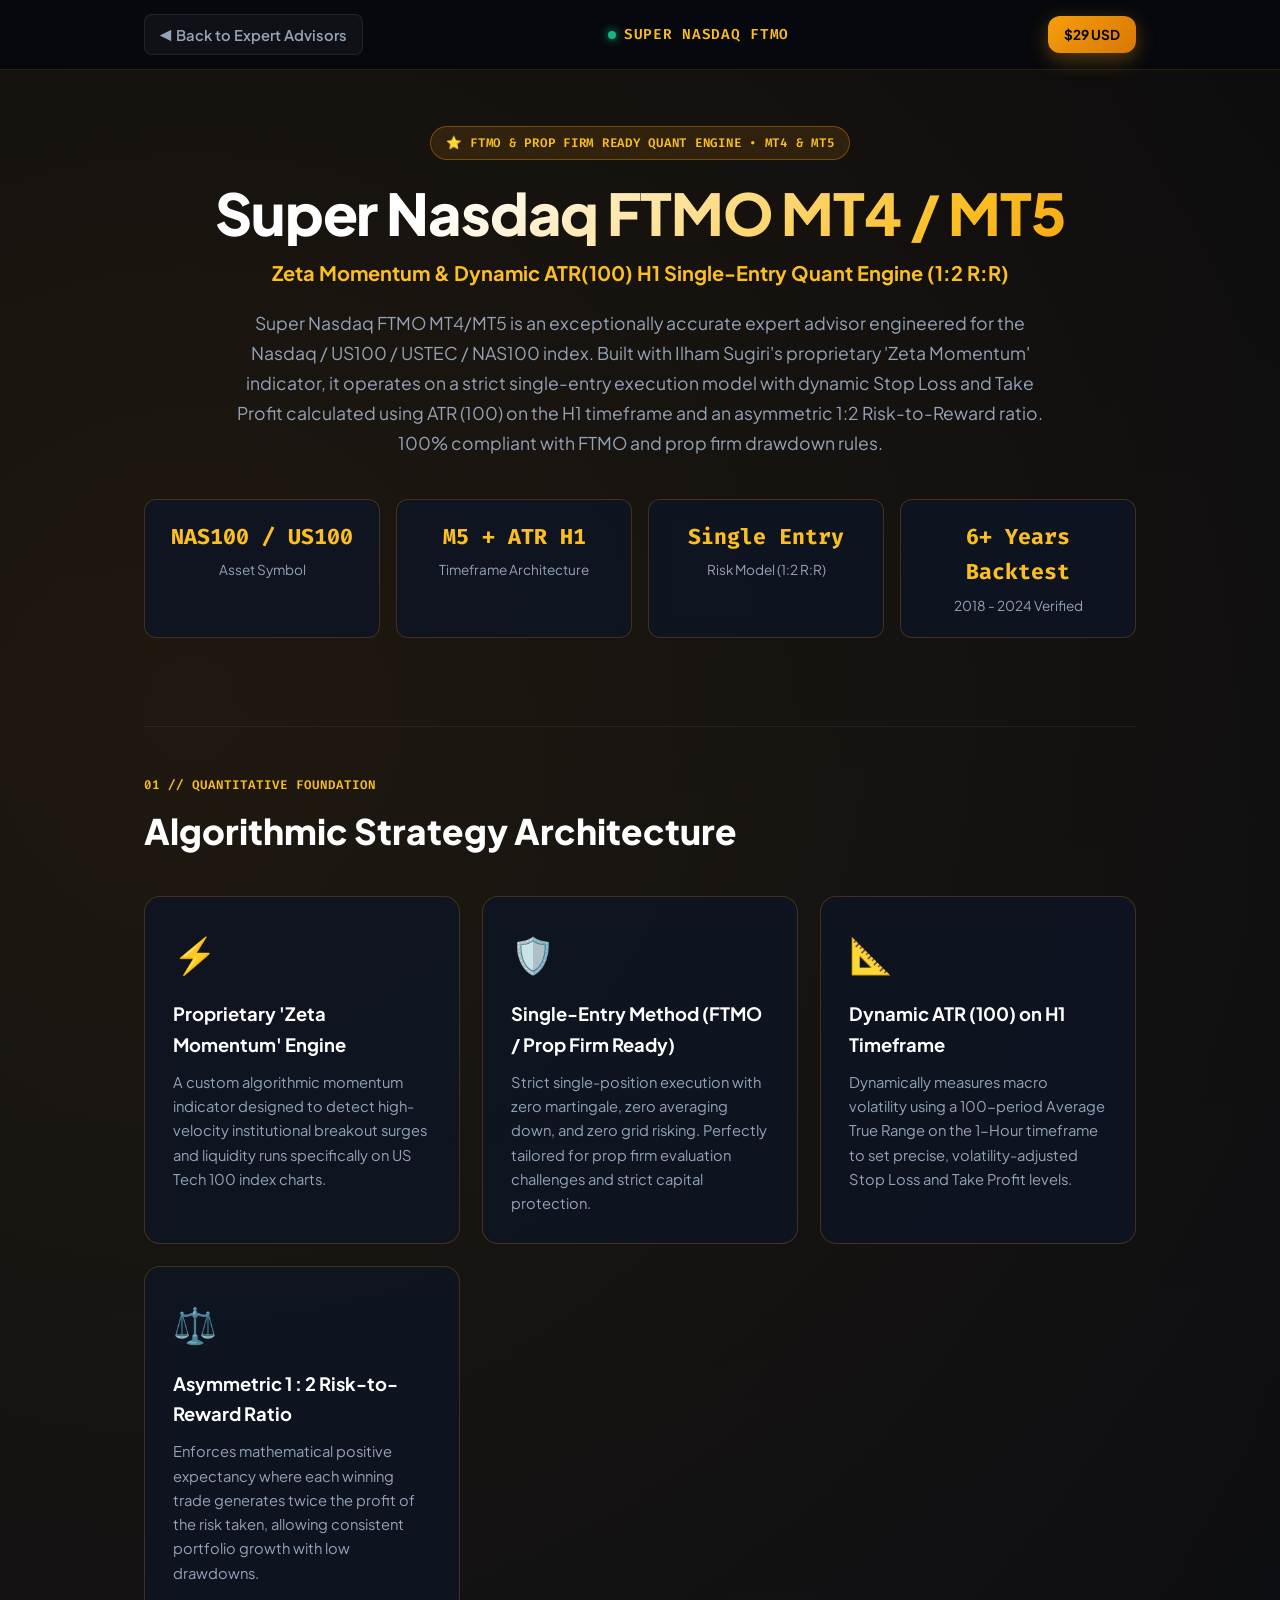
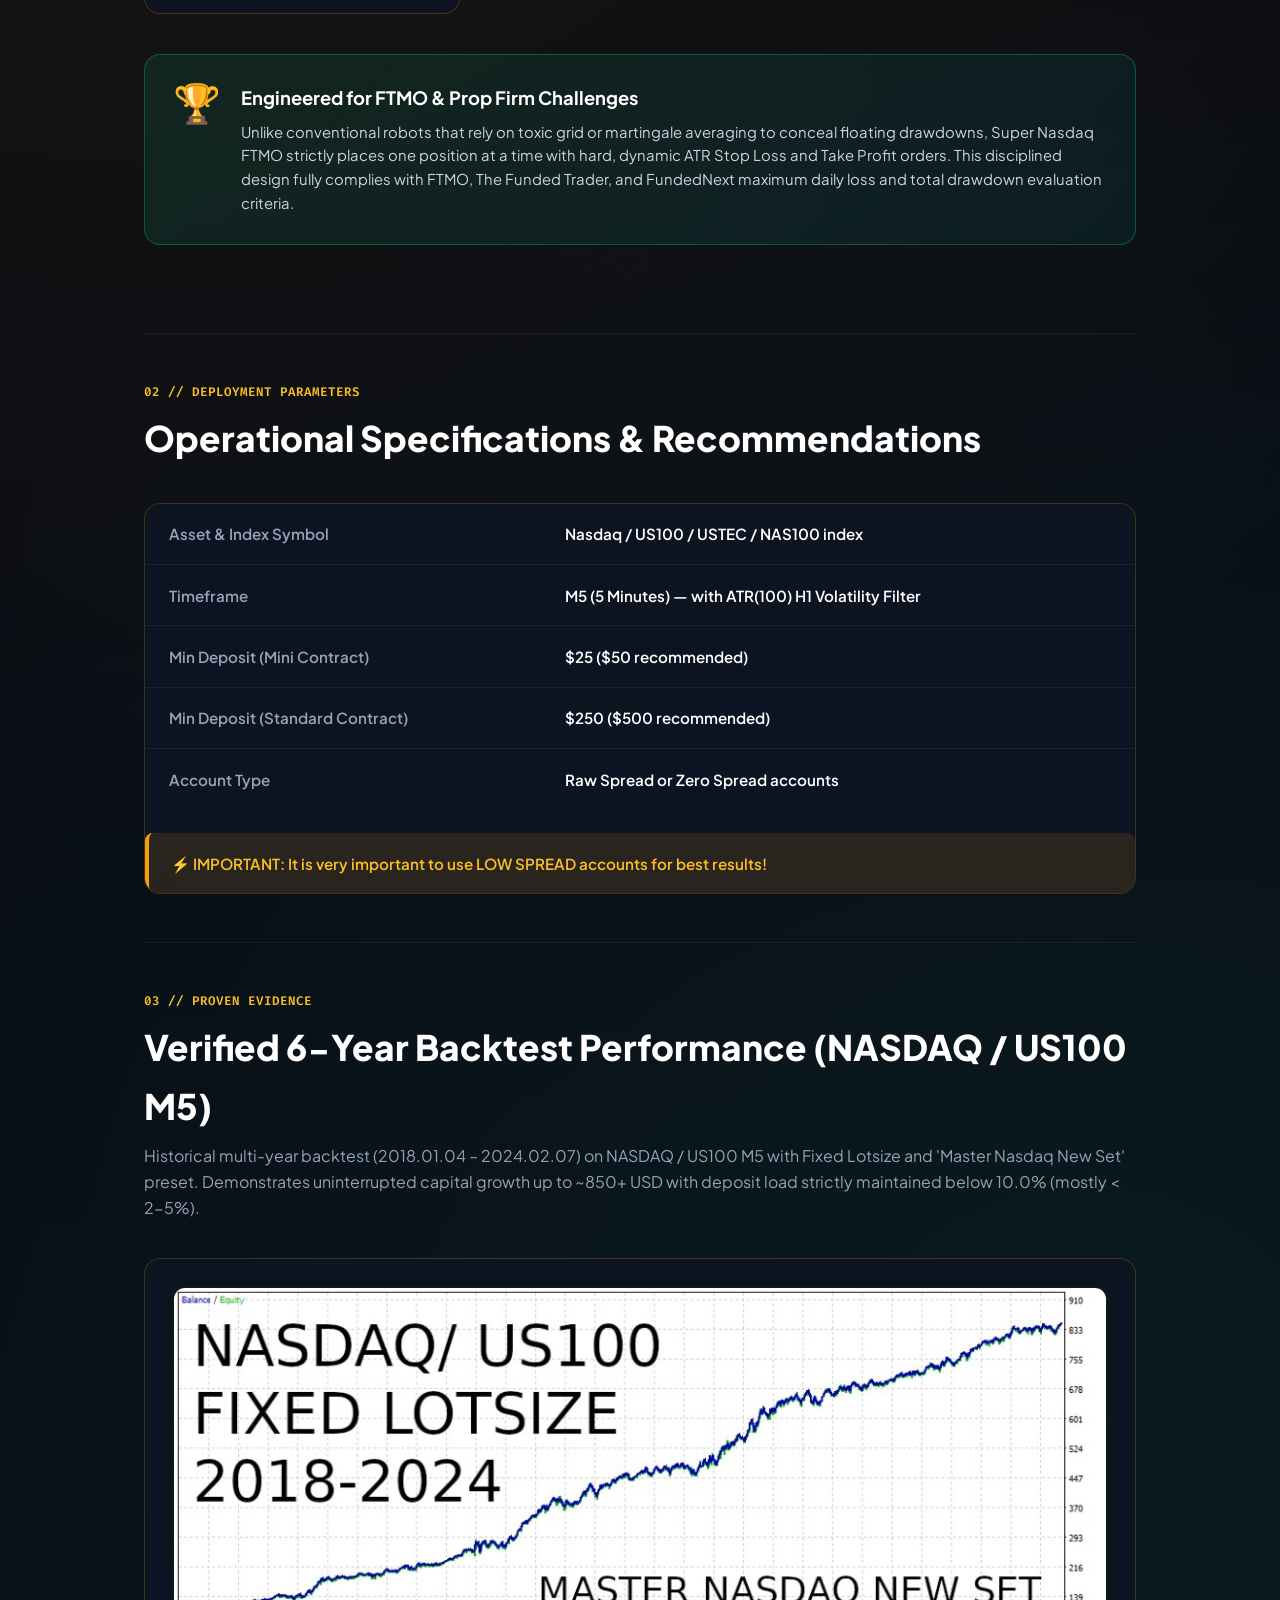
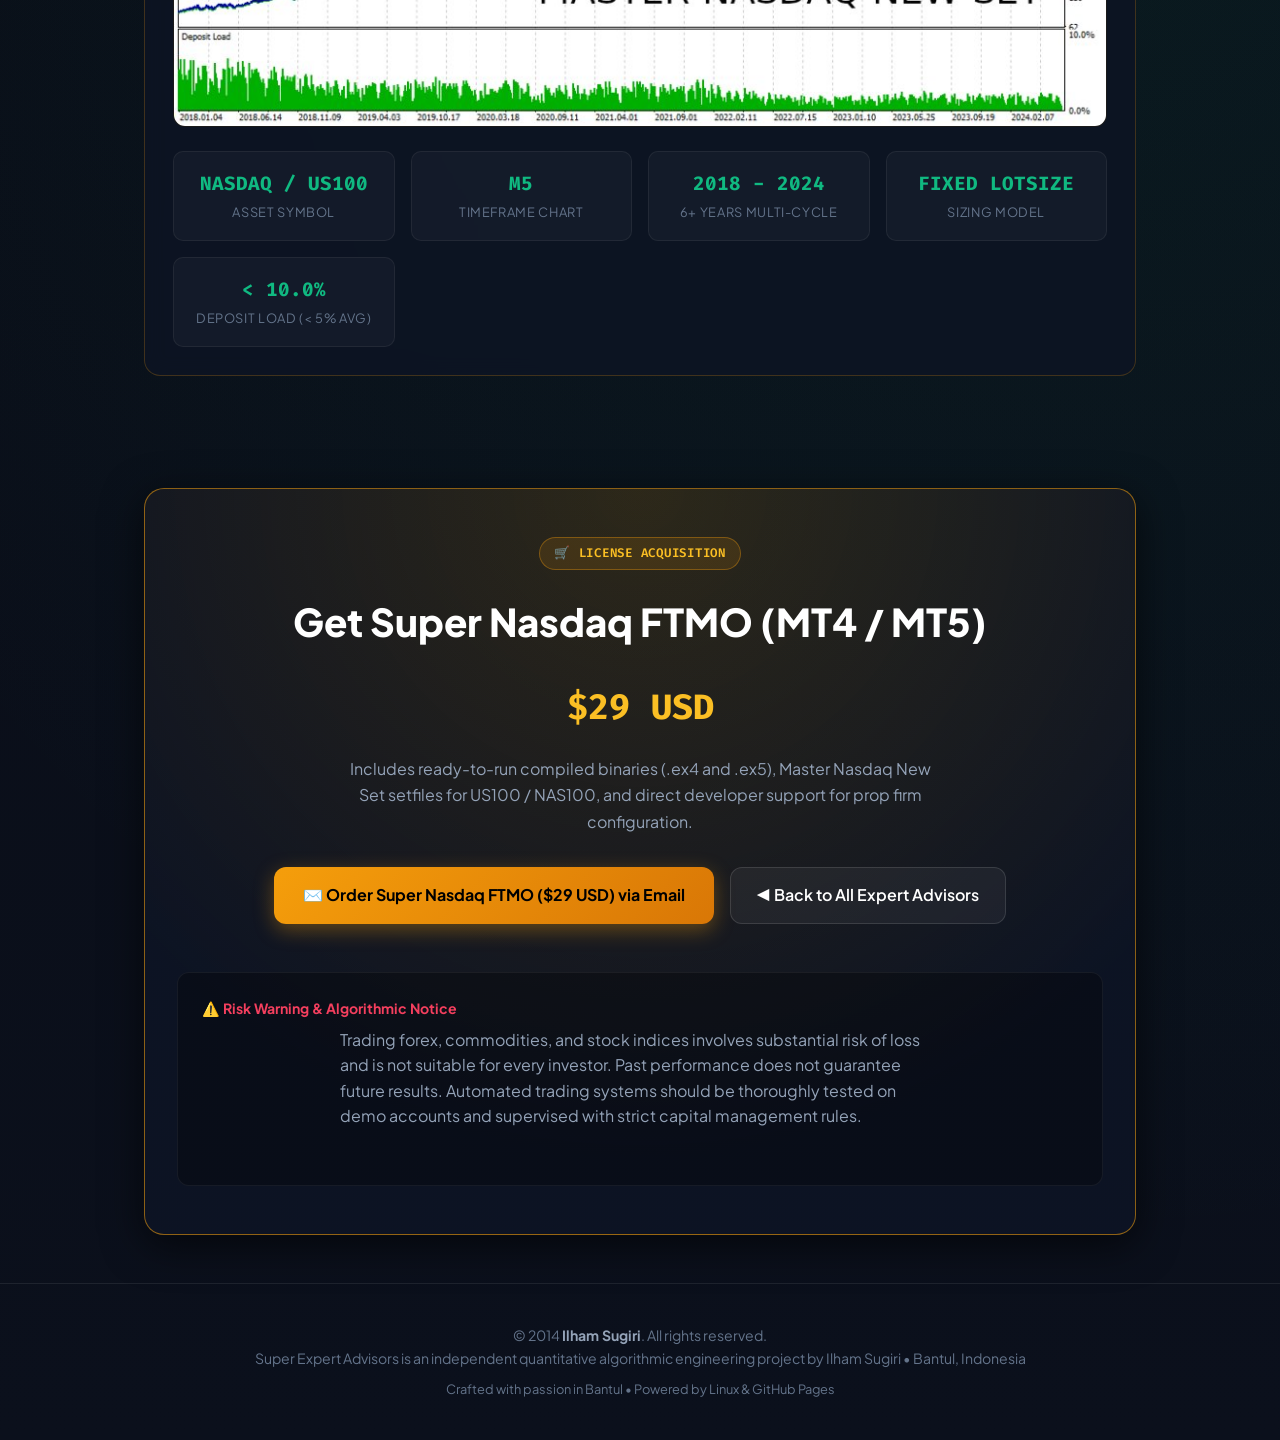
<file: super-nasdaq/index.html>
<!DOCTYPE html>
<html lang="en">
<head>
    <meta charset="UTF-8">
    <meta name="viewport" content="width=device-width, initial-scale=1.0">
    <title>Super Nasdaq FTMO MT4 / MT5 | Zeta Momentum & Dynamic ATR(100) H1 — Ilham Sugiri</title>
    <meta name="description" content="Official architecture, strategy breakdown, and verified 6-year backtest report for Super Nasdaq FTMO MT4/MT5 by Ilham Sugiri. High-accuracy quantitative trading robot for Nasdaq/US100/USTEC/NAS100 index combining proprietary Zeta Momentum, dynamic ATR(100) H1 Stop Loss & Take Profit, and asymmetric 1:2 Risk-to-Reward ratio.">
    <meta name="author" content="Ilham Sugiri">

    <!-- Open Graph Meta Tags -->
    <meta property="og:title" content="Super Nasdaq FTMO MT4 / MT5 — Quantitative Index Trading Robot">
    <meta property="og:description" content="Accurate quantitative trading robot for Nasdaq/US100 index with proprietary Zeta Momentum, dynamic ATR(100) H1, strict single-entry execution, and 1:2 Risk-to-Reward ratio. FTMO & prop firm ready.">
    <meta property="og:image" content="../assets/backtest_super_nasdaq_ftmo_us100.jpg">
    <meta property="og:url" content="https://superexpertadvisors.web.id/super-nasdaq/">
    <meta property="og:type" content="website">

    <!-- Google Fonts -->
    <link rel="preconnect" href="https://fonts.googleapis.com">
    <link rel="preconnect" href="https://fonts.gstatic.com" crossorigin>
    <link href="https://fonts.googleapis.com/css2?family=Fira+Code:wght@400;500;600;700&family=Plus+Jakarta+Sans:wght@300;400;500;600;700;800&display=swap" rel="stylesheet">

    <link rel="stylesheet" href="../assets/i18n.css">

    <style>
        :root {
            --bg-primary: #06080e;
            --bg-secondary: #0d1424;
            --bg-card: rgba(13, 20, 36, 0.85);
            --border-color: rgba(245, 158, 11, 0.22);
            --border-glow: rgba(245, 158, 11, 0.55);
            
            --accent-gold: #fbbf24;
            --accent-amber: #f59e0b;
            --accent-gold-dark: #d97706;
            --accent-emerald: #10b981;
            --accent-cyan: #06b6d4;
            --accent-rose: #f43f5e;
            
            --text-main: #f8fafc;
            --text-muted: #94a3b8;
            --text-dim: #64748b;
        }

        * {
            margin: 0;
            padding: 0;
            box-sizing: border-box;
        }

        body {
            font-family: 'Plus Jakarta Sans', -apple-system, BlinkMacSystemFont, sans-serif;
            background-color: var(--bg-primary);
            color: var(--text-main);
            line-height: 1.65;
            background-image: 
                radial-gradient(circle at 15% 15%, rgba(245, 158, 11, 0.1) 0%, transparent 45%),
                radial-gradient(circle at 85% 65%, rgba(16, 185, 129, 0.08) 0%, transparent 45%),
                linear-gradient(to bottom, #06080e 0%, #0b101c 100%);
            min-height: 100vh;
        }

        .container {
            max-width: 1040px;
            margin: 0 auto;
            padding: 0 1.5rem;
        }

        /* TOP NAVIGATION */
        header {
            position: sticky;
            top: 0;
            z-index: 100;
            background: rgba(6, 8, 14, 0.9);
            backdrop-filter: blur(14px);
            -webkit-backdrop-filter: blur(14px);
            border-bottom: 1px solid rgba(245, 158, 11, 0.15);
            padding: 0.9rem 0;
        }

        .nav-content {
            display: flex;
            align-items: center;
            justify-content: space-between;
            gap: 1rem;
        }

        .nav-back {
            display: inline-flex;
            align-items: center;
            gap: 0.5rem;
            color: var(--text-muted);
            text-decoration: none;
            font-size: 0.92rem;
            font-weight: 600;
            padding: 0.45rem 0.9rem;
            border-radius: 8px;
            background: rgba(255, 255, 255, 0.04);
            border: 1px solid rgba(255, 255, 255, 0.08);
            transition: all 0.2s ease;
            white-space: nowrap;
            flex-shrink: 0;
        }

        .nav-back:hover {
            color: #fff;
            background: rgba(245, 158, 11, 0.15);
            border-color: var(--accent-amber);
            transform: translateX(-2px);
        }

        .nav-back-short {
            display: none;
        }

        .nav-title {
            font-family: 'Fira Code', monospace;
            font-size: 0.9rem;
            font-weight: 600;
            color: var(--accent-gold);
            letter-spacing: 0.05em;
            display: flex;
            align-items: center;
            gap: 0.5rem;
            white-space: nowrap;
        }

        .nav-title .dot {
            width: 8px;
            height: 8px;
            border-radius: 50%;
            background-color: var(--accent-emerald);
            box-shadow: 0 0 10px var(--accent-emerald);
            animation: pulse 2s infinite;
        }

        @keyframes pulse {
            0% { opacity: 0.4; transform: scale(0.9); }
            50% { opacity: 1; transform: scale(1.1); }
            100% { opacity: 0.4; transform: scale(0.9); }
        }

        .nav-actions {
            display: flex;
            align-items: center;
            gap: 0.85rem;
            white-space: nowrap;
            flex-shrink: 0;
        }

        /* HERO SECTION */
        .hero {
            padding: 3.5rem 0 2rem;
            text-align: center;
        }

        .badge-pill {
            display: inline-block;
            font-family: 'Fira Code', monospace;
            font-size: 0.78rem;
            font-weight: 600;
            color: var(--accent-gold);
            background: rgba(245, 158, 11, 0.12);
            border: 1px solid rgba(245, 158, 11, 0.35);
            padding: 0.35rem 0.9rem;
            border-radius: 999px;
            margin-bottom: 1.25rem;
            text-transform: uppercase;
            letter-spacing: 0.06em;
        }

        .hero-title {
            font-size: clamp(2.4rem, 5.5vw, 3.6rem);
            font-weight: 800;
            line-height: 1.15;
            letter-spacing: -0.02em;
            margin-bottom: 0.6rem;
            background: linear-gradient(135deg, #ffffff 30%, #fbbf24 80%, #f59e0b 100%);
            -webkit-background-clip: text;
            -webkit-text-fill-color: transparent;
        }

        .hero-tagline {
            font-size: 1.25rem;
            font-weight: 700;
            color: var(--accent-gold);
            margin-bottom: 1.25rem;
        }

        .hero-desc {
            font-size: 1.1rem;
            color: var(--text-muted);
            max-width: 820px;
            margin: 0 auto 2.5rem;
            line-height: 1.7;
        }

        /* QUICK STATS */
        .quick-stats {
            display: grid;
            grid-template-columns: repeat(auto-fit, minmax(210px, 1fr));
            gap: 1rem;
            margin-bottom: 3.5rem;
        }

        .stat-item {
            background: var(--bg-card);
            border: 1px solid var(--border-color);
            border-radius: 12px;
            padding: 1.25rem;
            text-align: center;
            backdrop-filter: blur(10px);
        }

        .stat-item .val {
            font-family: 'Fira Code', monospace;
            font-size: 1.35rem;
            font-weight: 700;
            color: var(--accent-gold);
            margin-bottom: 0.25rem;
        }

        .stat-item .lbl {
            font-size: 0.85rem;
            color: var(--text-muted);
        }

        /* SECTION STYLES */
        .section {
            padding: 3rem 0;
            border-top: 1px solid rgba(255, 255, 255, 0.06);
        }

        .section-header {
            margin-bottom: 2.25rem;
        }

        .section-tag {
            font-family: 'Fira Code', monospace;
            font-size: 0.78rem;
            font-weight: 600;
            color: var(--accent-gold);
            letter-spacing: 0.08em;
            display: block;
            margin-bottom: 0.4rem;
        }

        .section-title {
            font-size: clamp(1.6rem, 3vw, 2.2rem);
            font-weight: 800;
            color: #ffffff;
            margin-bottom: 0.5rem;
        }

        /* STRATEGY PILLARS GRID */
        .pillars-grid {
            display: grid;
            grid-template-columns: repeat(auto-fit, minmax(240px, 1fr));
            gap: 1.35rem;
            margin-bottom: 2.5rem;
        }

        .pillar-card {
            background: var(--bg-card);
            border: 1px solid var(--border-color);
            border-radius: 16px;
            padding: 1.75rem;
            position: relative;
            overflow: hidden;
            transition: all 0.25s ease;
        }

        .pillar-card:hover {
            transform: translateY(-3px);
            border-color: rgba(245, 158, 11, 0.45);
            box-shadow: 0 10px 30px rgba(0, 0, 0, 0.5);
        }

        .pillar-icon {
            font-size: 2.2rem;
            margin-bottom: 1rem;
            display: inline-block;
        }

        .pillar-title {
            font-size: 1.15rem;
            font-weight: 700;
            color: #ffffff;
            margin-bottom: 0.6rem;
        }

        .pillar-desc {
            font-size: 0.92rem;
            color: var(--text-muted);
            line-height: 1.65;
        }

        /* FTMO PROP FIRM CALLOUT */
        .propfirm-box {
            background: linear-gradient(135deg, rgba(16, 185, 129, 0.12) 0%, rgba(6, 182, 212, 0.08) 100%);
            border: 1px solid rgba(16, 185, 129, 0.35);
            border-radius: 16px;
            padding: 1.75rem;
            margin-top: 1rem;
            margin-bottom: 2.5rem;
            display: flex;
            align-items: flex-start;
            gap: 1.25rem;
        }

        .propfirm-box .prop-icon {
            font-size: 2.4rem;
            flex-shrink: 0;
            line-height: 1;
        }

        .propfirm-box h4 {
            font-size: 1.15rem;
            font-weight: 700;
            color: #ffffff;
            margin-bottom: 0.45rem;
        }

        .propfirm-box p {
            font-size: 0.93rem;
            color: #cbd5e1;
            line-height: 1.6;
        }

        /* SPECS TABLE */
        .specs-card {
            background: var(--bg-card);
            border: 1px solid var(--border-color);
            border-radius: 16px;
            overflow: hidden;
            backdrop-filter: blur(10px);
        }

        .specs-table {
            width: 100%;
            border-collapse: collapse;
        }

        .specs-table tr {
            border-bottom: 1px solid rgba(255, 255, 255, 0.06);
        }

        .specs-table tr:last-child {
            border-bottom: none;
        }

        .specs-table td {
            padding: 1.1rem 1.5rem;
            font-size: 0.95rem;
        }

        .specs-label {
            font-weight: 600;
            color: var(--text-muted);
            width: 40%;
        }

        .specs-value {
            font-weight: 600;
            color: #ffffff;
        }

        .important-alert {
            margin-top: 1.5rem;
            padding: 1.1rem 1.4rem;
            background: rgba(245, 158, 11, 0.12);
            border-left: 4px solid var(--accent-amber);
            border-radius: 8px;
            font-weight: 600;
            color: #fbbf24;
            font-size: 0.95rem;
        }

        /* BACKTEST SECTION */
        .backtest-box {
            background: var(--bg-card);
            border: 1px solid var(--border-color);
            border-radius: 16px;
            padding: 1.75rem;
            backdrop-filter: blur(10px);
        }

        .backtest-img-wrapper {
            width: 100%;
            border-radius: 12px;
            overflow: hidden;
            border: 1px solid rgba(255, 255, 255, 0.1);
            background: #000;
            margin-bottom: 1.5rem;
        }

        .backtest-img {
            width: 100%;
            height: auto;
            display: block;
            object-fit: contain;
        }

        .backtest-metrics-grid {
            display: grid;
            grid-template-columns: repeat(auto-fit, minmax(180px, 1fr));
            gap: 1rem;
            margin-top: 1.5rem;
        }

        .bt-metric {
            background: rgba(255, 255, 255, 0.03);
            border: 1px solid rgba(255, 255, 255, 0.06);
            border-radius: 10px;
            padding: 1rem;
            text-align: center;
        }

        .bt-metric .m-val {
            font-family: 'Fira Code', monospace;
            font-size: 1.2rem;
            font-weight: 700;
            color: var(--accent-emerald);
            margin-bottom: 0.2rem;
        }

        .bt-metric .lbl {
            font-size: 0.8rem;
            color: var(--text-dim);
            text-transform: uppercase;
            letter-spacing: 0.05em;
        }

        /* ORDER CTA */
        .order-card {
            background: radial-gradient(circle at 50% 0%, rgba(245, 158, 11, 0.15) 0%, rgba(13, 20, 36, 0.95) 75%);
            border: 1px solid var(--border-glow);
            border-radius: 20px;
            padding: 3rem 2rem;
            text-align: center;
            margin: 4rem 0 3rem;
            box-shadow: 0 10px 40px rgba(0, 0, 0, 0.6);
        }

        .order-card h2 {
            font-size: clamp(1.8rem, 3.5vw, 2.4rem);
            font-weight: 800;
            color: #ffffff;
            margin-bottom: 0.75rem;
        }

        .order-price-badge {
            display: inline-block;
            font-family: 'Fira Code', monospace;
            font-size: 2.2rem;
            font-weight: 800;
            color: var(--accent-gold);
            margin: 0.75rem 0 1.25rem;
        }

        .order-card p {
            max-width: 600px;
            margin: 0 auto 2rem;
            color: var(--text-muted);
            font-size: 1rem;
        }

        .order-buttons {
            display: flex;
            justify-content: center;
            gap: 1rem;
            flex-wrap: wrap;
        }

        .btn-order-primary {
            display: inline-flex;
            align-items: center;
            gap: 0.6rem;
            background: linear-gradient(135deg, #f59e0b 0%, #d97706 100%);
            color: #000000;
            font-weight: 700;
            font-size: 1rem;
            padding: 0.9rem 1.8rem;
            border-radius: 12px;
            text-decoration: none;
            transition: all 0.25s ease;
            box-shadow: 0 6px 20px rgba(245, 158, 11, 0.35);
        }

        .btn-order-primary:hover {
            transform: translateY(-2px);
            box-shadow: 0 10px 28px rgba(245, 158, 11, 0.5);
            background: linear-gradient(135deg, #fbbf24 0%, #f59e0b 100%);
        }

        .btn-order-secondary {
            display: inline-flex;
            align-items: center;
            gap: 0.6rem;
            background: rgba(255, 255, 255, 0.05);
            color: #ffffff;
            font-weight: 600;
            font-size: 1rem;
            padding: 0.9rem 1.6rem;
            border-radius: 12px;
            text-decoration: none;
            border: 1px solid rgba(255, 255, 255, 0.12);
            transition: all 0.25s ease;
        }

        .btn-order-secondary:hover {
            background: rgba(255, 255, 255, 0.1);
            border-color: rgba(255, 255, 255, 0.25);
        }

        /* DISCLAIMER */
        .disclaimer-card {
            margin-top: 3rem;
            padding: 1.5rem;
            background: rgba(0, 0, 0, 0.3);
            border: 1px solid rgba(255, 255, 255, 0.06);
            border-radius: 12px;
            text-align: left;
        }

        .disclaimer-title {
            font-size: 0.88rem;
            font-weight: 700;
            color: var(--accent-rose);
            margin-bottom: 0.4rem;
            display: flex;
            align-items: center;
            gap: 0.4rem;
        }

        .disclaimer-text {
            font-size: 0.82rem;
            color: var(--text-dim);
            line-height: 1.6;
        }

        /* FOOTER */
        footer {
            border-top: 1px solid rgba(255, 255, 255, 0.08);
            padding: 2.5rem 0;
            text-align: center;
            color: var(--text-dim);
            font-size: 0.88rem;
        }

        footer strong {
            color: var(--text-muted);
        }

        @media (max-width: 640px) {
            .nav-back span:not(.nav-back-short) {
                display: none;
            }
            .nav-back-short {
                display: inline !important;
            }
            .specs-table td {
                padding: 0.85rem 1rem;
                font-size: 0.88rem;
            }
            .specs-label {
                width: 45%;
            }
            .propfirm-box {
                flex-direction: column;
                gap: 0.75rem;
            }
        }
    </style>
</head>
<body>

    <!-- STICKY HEADER -->
    <header>
        <div class="container nav-content">
            <a href="../" class="nav-back">
                <span>◀ Back to Expert Advisors</span>
                <span class="nav-back-short">◀ EA Hub</span>
            </a>

            <div class="nav-title">
                <span class="dot"></span>
                <span>SUPER NASDAQ FTMO</span>
            </div>

            <div class="nav-actions">
                <div id="i18n-selector-mount"></div>
                <a href="#order" class="btn-order-primary" style="padding: 0.45rem 1rem; font-size: 0.85rem;">
                    <span>$29 USD</span>
                </a>
            </div>
        </div>
    </header>

    <main class="container">

        <!-- HERO -->
        <section class="hero">
            <span class="badge-pill" data-i18n="sn_page_tag">⭐ FTMO & PROP FIRM READY QUANT ENGINE • MT4 & MT5</span>
            <h1 class="hero-title" data-i18n="sn_title">Super Nasdaq FTMO MT4 / MT5</h1>
            <p class="hero-tagline" data-i18n="sn_tagline">Zeta Momentum & Dynamic ATR(100) H1 Single-Entry Quant Engine (1:2 R:R)</p>
            <p class="hero-desc" data-i18n="sn_hero_desc">
                Super Nasdaq FTMO MT4/MT5 is an exceptionally accurate expert advisor engineered for the Nasdaq / US100 / USTEC / NAS100 index. Built with Ilham Sugiri's proprietary 'Zeta Momentum' indicator, it operates on a strict single-entry execution model with dynamic Stop Loss and Take Profit calculated using ATR (100) on the H1 timeframe and an asymmetric 1:2 Risk-to-Reward ratio. 100% compliant with FTMO and prop firm drawdown rules.
            </p>

            <!-- QUICK STATS -->
            <div class="quick-stats">
                <div class="stat-item">
                    <div class="val">NAS100 / US100</div>
                    <div class="lbl">Asset Symbol</div>
                </div>
                <div class="stat-item">
                    <div class="val">M5 + ATR H1</div>
                    <div class="lbl">Timeframe Architecture</div>
                </div>
                <div class="stat-item">
                    <div class="val">Single Entry</div>
                    <div class="lbl">Risk Model (1:2 R:R)</div>
                </div>
                <div class="stat-item">
                    <div class="val">6+ Years Backtest</div>
                    <div class="lbl">2018 - 2024 Verified</div>
                </div>
            </div>
        </section>

        <!-- STRATEGY ARCHITECTURE -->
        <section class="section">
            <div class="section-header">
                <span class="section-tag">01 // QUANTITATIVE FOUNDATION</span>
                <h2 class="section-title" data-i18n="sn_sec_strat_title">Algorithmic Strategy Architecture</h2>
            </div>

            <div class="pillars-grid">
                <!-- Pillar 1 -->
                <div class="pillar-card">
                    <div class="pillar-icon">⚡</div>
                    <h3 class="pillar-title" data-i18n="sn_strat_zeta_title">Proprietary 'Zeta Momentum' Engine</h3>
                    <p class="pillar-desc" data-i18n="sn_strat_zeta_desc">
                        A custom algorithmic momentum indicator designed to detect high-velocity institutional breakout surges and liquidity runs specifically on US Tech 100 index charts.
                    </p>
                </div>

                <!-- Pillar 2 -->
                <div class="pillar-card">
                    <div class="pillar-icon">🛡️</div>
                    <h3 class="pillar-title" data-i18n="sn_strat_single_title">Single-Entry Method (FTMO / Prop Firm Ready)</h3>
                    <p class="pillar-desc" data-i18n="sn_strat_single_desc">
                        Strict single-position execution with zero martingale, zero averaging down, and zero grid risking. Perfectly tailored for prop firm evaluation challenges and strict capital protection.
                    </p>
                </div>

                <!-- Pillar 3 -->
                <div class="pillar-card">
                    <div class="pillar-icon">📐</div>
                    <h3 class="pillar-title" data-i18n="sn_strat_atr_title">Dynamic ATR (100) on H1 Timeframe</h3>
                    <p class="pillar-desc" data-i18n="sn_strat_atr_desc">
                        Dynamically measures macro volatility using a 100-period Average True Range on the 1-Hour timeframe to set precise, volatility-adjusted Stop Loss and Take Profit levels.
                    </p>
                </div>

                <!-- Pillar 4 -->
                <div class="pillar-card">
                    <div class="pillar-icon">⚖️</div>
                    <h3 class="pillar-title" data-i18n="sn_strat_rr_title">Asymmetric 1 : 2 Risk-to-Reward Ratio</h3>
                    <p class="pillar-desc" data-i18n="sn_strat_rr_desc">
                        Enforces mathematical positive expectancy where each winning trade generates twice the profit of the risk taken, allowing consistent portfolio growth with low drawdowns.
                    </p>
                </div>
            </div>

            <!-- PROPFIRM CALLOUT -->
            <div class="propfirm-box">
                <div class="prop-icon">🏆</div>
                <div>
                    <h4>Engineered for FTMO & Prop Firm Challenges</h4>
                    <p>
                        Unlike conventional robots that rely on toxic grid or martingale averaging to conceal floating drawdowns, Super Nasdaq FTMO strictly places one position at a time with hard, dynamic ATR Stop Loss and Take Profit orders. This disciplined design fully complies with FTMO, The Funded Trader, and FundedNext maximum daily loss and total drawdown evaluation criteria.
                    </p>
                </div>
            </div>
        </section>

        <!-- SPECIFICATIONS & RECOMMENDATIONS -->
        <section class="section">
            <div class="section-header">
                <span class="section-tag">02 // DEPLOYMENT PARAMETERS</span>
                <h2 class="section-title" data-i18n="sn_sec_recom_title">Operational Specifications & Recommendations</h2>
            </div>

            <div class="specs-card">
                <table class="specs-table">
                    <tr>
                        <td class="specs-label" data-i18n="sn_rec_pairs_lbl">Asset & Index Symbol</td>
                        <td class="specs-value" data-i18n="sn_rec_pairs_val">Nasdaq / US100 / USTEC / NAS100 index</td>
                    </tr>
                    <tr>
                        <td class="specs-label" data-i18n="sn_rec_tf_lbl">Timeframe</td>
                        <td class="specs-value" data-i18n="sn_rec_tf_val">M5 (5 Minutes) — with ATR(100) H1 Volatility Filter</td>
                    </tr>
                    <tr>
                        <td class="specs-label" data-i18n="sn_rec_dep_mini_lbl">Min Deposit (Mini Contract)</td>
                        <td class="specs-value" data-i18n="sn_rec_dep_mini_val">$25 ($50 recommended)</td>
                    </tr>
                    <tr>
                        <td class="specs-label" data-i18n="sn_rec_dep_std_lbl">Min Deposit (Standard Contract)</td>
                        <td class="specs-value" data-i18n="sn_rec_dep_std_val">$250 ($500 recommended)</td>
                    </tr>
                    <tr>
                        <td class="specs-label" data-i18n="sn_rec_acc_lbl">Account Type</td>
                        <td class="specs-value" data-i18n="sn_rec_acc_val">Raw Spread or Zero Spread accounts</td>
                    </tr>
                </table>

                <div class="important-alert" data-i18n="sn_rec_imp_note">
                    ⚡ IMPORTANT: It is very important to use LOW SPREAD accounts for best results!
                </div>
            </div>
        </section>

        <!-- VERIFIED HISTORICAL BACKTEST -->
        <section class="section">
            <div class="section-header">
                <span class="section-tag">03 // PROVEN EVIDENCE</span>
                <h2 class="section-title" data-i18n="sn_sec_bt_title">Verified 6-Year Backtest Performance (NASDAQ / US100 M5)</h2>
                <p class="section-desc" style="color: var(--text-muted);" data-i18n="sn_bt_desc">
                    Historical multi-year backtest (2018.01.04 – 2024.02.07) on NASDAQ / US100 M5 with Fixed Lotsize and 'Master Nasdaq New Set' preset. Demonstrates uninterrupted capital growth up to ~850+ USD with deposit load strictly maintained below 10.0% (mostly < 2-5%).
                </p>
            </div>

            <div class="backtest-box">
                <div class="backtest-img-wrapper">
                    <img src="../assets/backtest_super_nasdaq_ftmo_us100.jpg" alt="Super Nasdaq FTMO Backtest Chart NASDAQ US100 Fixed Lotsize 2018-2024" class="backtest-img">
                </div>

                <div class="backtest-metrics-grid">
                    <div class="bt-metric">
                        <div class="m-val">NASDAQ / US100</div>
                        <div class="lbl">Asset Symbol</div>
                    </div>
                    <div class="bt-metric">
                        <div class="m-val">M5</div>
                        <div class="lbl">Timeframe Chart</div>
                    </div>
                    <div class="bt-metric">
                        <div class="m-val">2018 - 2024</div>
                        <div class="lbl">6+ Years Multi-Cycle</div>
                    </div>
                    <div class="bt-metric">
                        <div class="m-val">FIXED LOTSIZE</div>
                        <div class="lbl">Sizing Model</div>
                    </div>
                    <div class="bt-metric">
                        <div class="m-val">&lt; 10.0%</div>
                        <div class="lbl">Deposit Load (&lt; 5% Avg)</div>
                    </div>
                </div>
            </div>
        </section>

        <!-- ORDER & INQUIRY CARD -->
        <section class="order-card" id="order">
            <span class="badge-pill">🛒 LICENSE ACQUISITION</span>
            <h2>Get Super Nasdaq FTMO (MT4 / MT5)</h2>
            <div class="order-price-badge">$29 USD</div>
            <p>
                Includes ready-to-run compiled binaries (.ex4 and .ex5), Master Nasdaq New Set setfiles for US100 / NAS100, and direct developer support for prop firm configuration.
            </p>

            <div class="order-buttons">
                <a href="mailto:ilham.piranha08@gmail.com?subject=Order%20Super%20Nasdaq%20FTMO%20EA%20($29)" class="btn-order-primary">
                    <span data-i18n="sn_btn_order_email">✉️ Order Super Nasdaq FTMO ($29 USD) via Email</span>
                </a>
                <a href="../" class="btn-order-secondary">
                    <span data-i18n="sb_btn_back_ea">◀ Back to All Expert Advisors</span>
                </a>
            </div>

            <div class="disclaimer-card">
                <div class="disclaimer-title" data-i18n="ea_disclaimer_title">
                    ⚠️ Risk Warning & Algorithmic Notice
                </div>
                <p class="disclaimer-text" data-i18n="ea_disclaimer_desc">
                    Trading forex, commodities, and stock indices involves substantial risk of loss and is not suitable for every investor. Past performance does not guarantee future results. Automated trading systems should be thoroughly tested on demo accounts and supervised with strict capital management rules.
                </p>
            </div>
        </section>

    </main>

    <!-- FOOTER -->
    <footer>
        <div class="container">
            <p data-i18n="footer_rights">&copy; 2014 <strong>Ilham Sugiri</strong>. All rights reserved.</p>
            <p data-i18n="ea_footer_sub">Super Expert Advisors is an independent quantitative algorithmic engineering project by Ilham Sugiri • Bantul, Indonesia</p>
            <p style="margin-top: 0.5rem; font-size: 0.8rem; color: #64748b;" data-i18n="footer_crafted">Crafted with passion in Bantul • Powered by Linux & GitHub Pages</p>
        </div>
    </footer>

    <!-- MODULAR I18N MODULES & ENGINE -->
    <script src="../assets/i18n/core.js"></script>
    <script src="../assets/i18n/ea.js"></script>
    <script src="../assets/i18n.js"></script>
</body>
</html>
</file>
<file: assets/i18n.css>
/* ==============================================================================
   ANTIGRAVITY I18N SYSTEM — LANGUAGE SWITCHER STYLES
   Author: Ilham Sugiri Portfolio System
   ============================================================================== */

.lang-switch-wrapper {
    position: relative;
    display: inline-block;
    user-select: none;
    font-family: 'Plus Jakarta Sans', -apple-system, BlinkMacSystemFont, sans-serif;
}

.lang-btn {
    display: inline-flex;
    align-items: center;
    gap: 0.45rem;
    padding: 0.45rem 0.85rem;
    background: rgba(255, 255, 255, 0.05);
    border: 1px solid rgba(255, 255, 255, 0.15);
    border-radius: 8px;
    color: #f1f5f9;
    font-size: 0.86rem;
    font-weight: 600;
    cursor: pointer;
    transition: all 0.2s ease;
}

.lang-btn:hover {
    background: rgba(6, 182, 212, 0.15);
    border-color: #06b6d4;
    color: #fff;
    transform: translateY(-1px);
}

.lang-btn .globe-icon {
    font-size: 0.95rem;
    line-height: 1;
}

.lang-btn .arrow-icon {
    font-size: 0.65rem;
    transition: transform 0.2s ease;
    opacity: 0.7;
}

.lang-btn.open .arrow-icon {
    transform: rotate(180deg);
}

.lang-dropdown {
    display: none;
    position: absolute;
    right: 0;
    top: calc(100% + 8px);
    background: rgba(11, 17, 30, 0.96);
    backdrop-filter: blur(18px);
    -webkit-backdrop-filter: blur(18px);
    border: 1px solid rgba(255, 255, 255, 0.15);
    border-radius: 12px;
    box-shadow: 0 12px 35px rgba(0, 0, 0, 0.7), 0 0 20px rgba(6, 182, 212, 0.15);
    min-width: 210px;
    padding: 0.4rem;
    z-index: 1000;
}

.lang-dropdown.show {
    display: block;
    animation: langFadeIn 0.18s cubic-bezier(0.16, 1, 0.3, 1);
}

@keyframes langFadeIn {
    from {
        opacity: 0;
        transform: translateY(-6px) scale(0.97);
    }
    to {
        opacity: 1;
        transform: translateY(0) scale(1);
    }
}

.lang-option {
    display: flex;
    align-items: center;
    gap: 0.6rem;
    width: 100%;
    padding: 0.6rem 0.85rem;
    border: none;
    background: transparent;
    color: #94a3b8;
    font-size: 0.88rem;
    font-weight: 500;
    border-radius: 8px;
    cursor: pointer;
    text-align: left;
    transition: all 0.15s ease;
}

.lang-option:hover {
    background: rgba(255, 255, 255, 0.08);
    color: #fff;
}

.lang-option.active {
    background: rgba(6, 182, 212, 0.15);
    color: #22d3ee;
    font-weight: 700;
    border: 1px solid rgba(6, 182, 212, 0.3);
}

.lang-option .flag {
    font-size: 1.05rem;
    line-height: 1;
}

.lang-option .tag-badge {
    margin-left: auto;
    font-size: 0.68rem;
    font-weight: 700;
    padding: 0.15rem 0.4rem;
    border-radius: 4px;
    background: rgba(6, 182, 212, 0.15);
    color: #38bdf8;
    text-transform: uppercase;
    letter-spacing: 0.03em;
}
</file>
